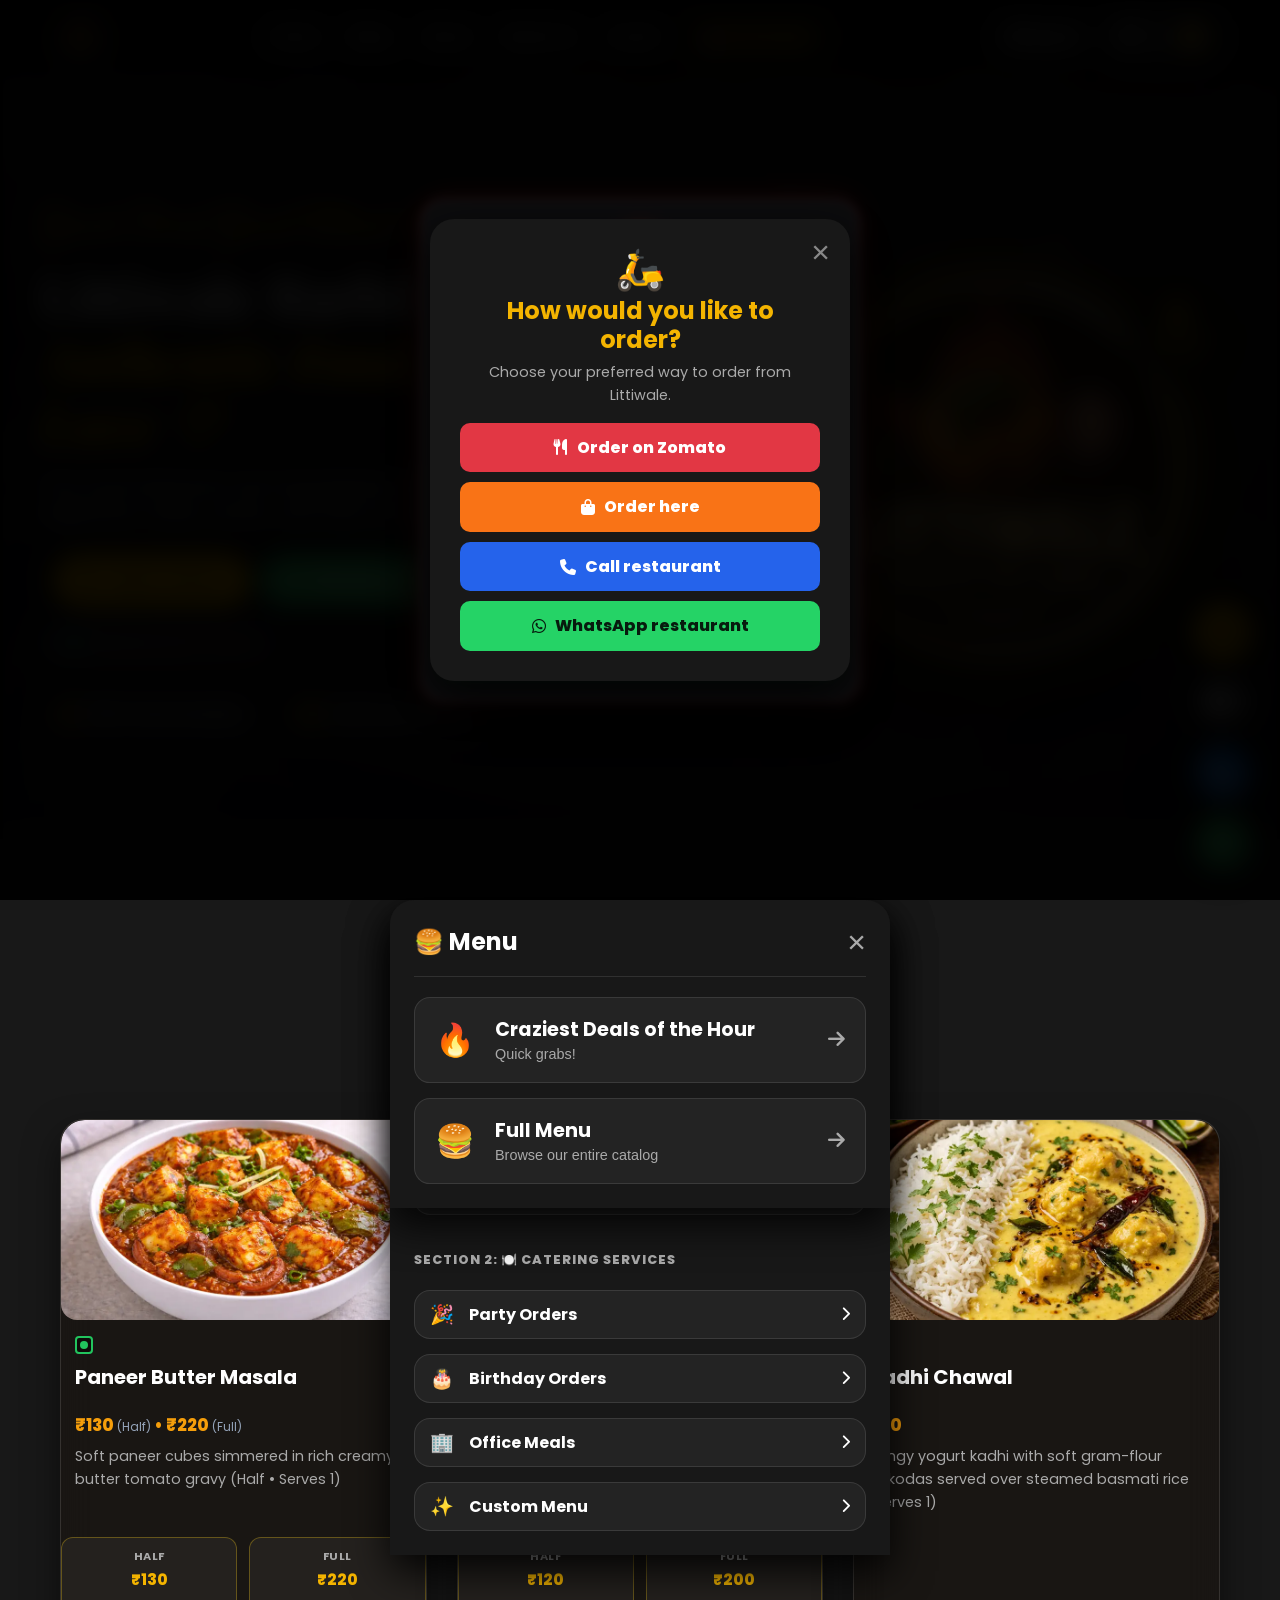
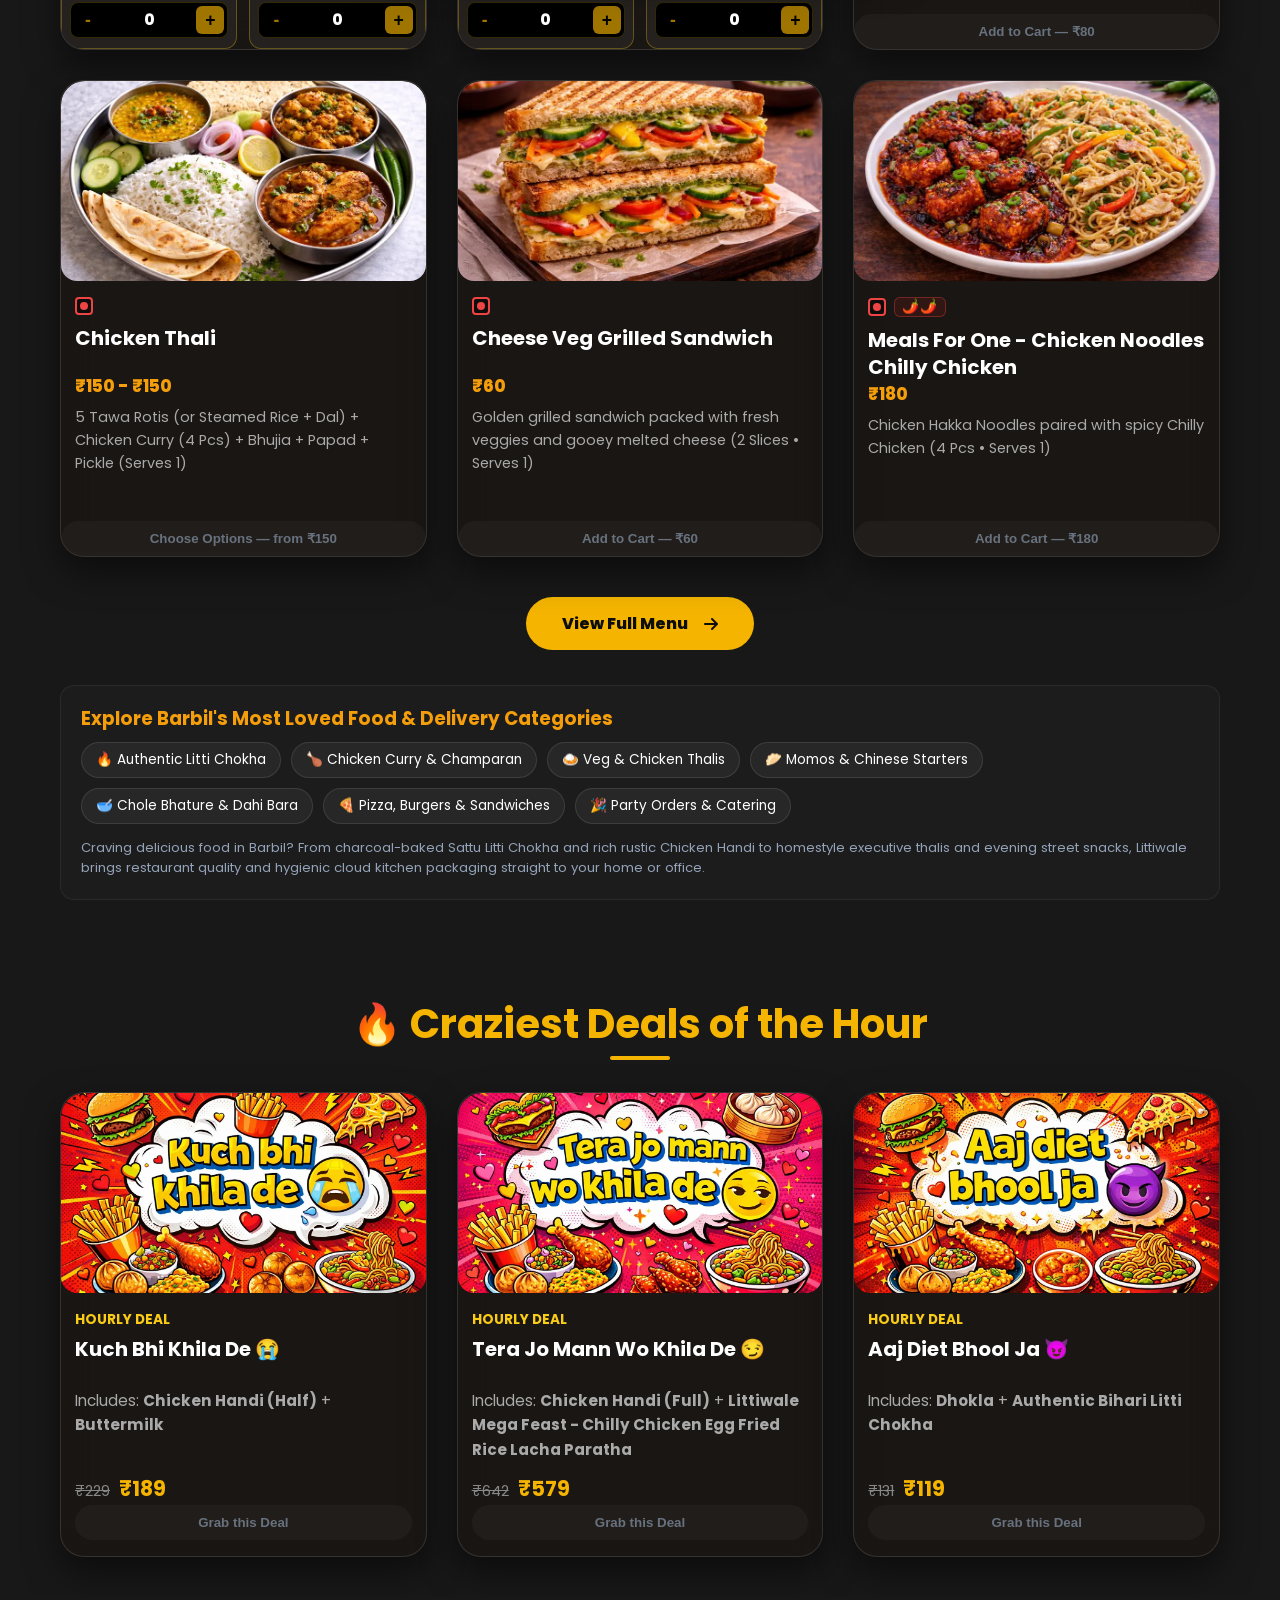
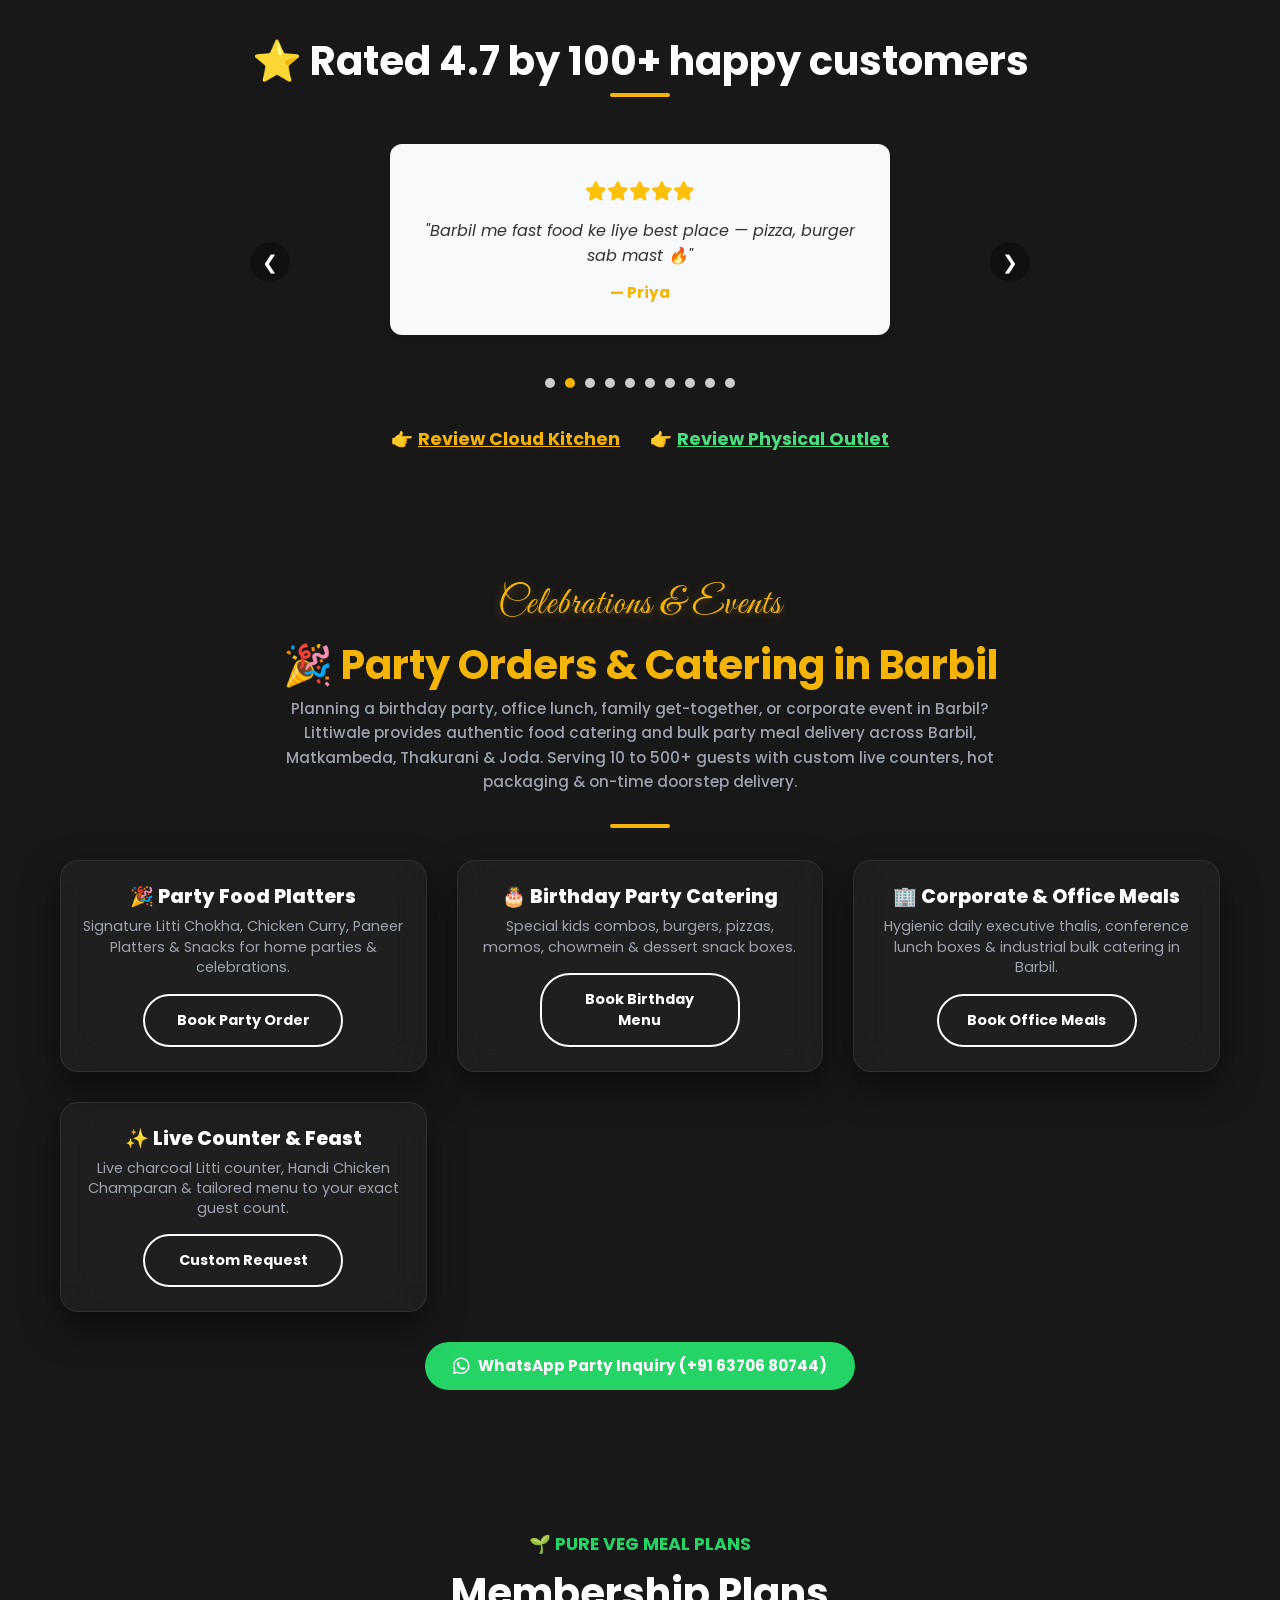
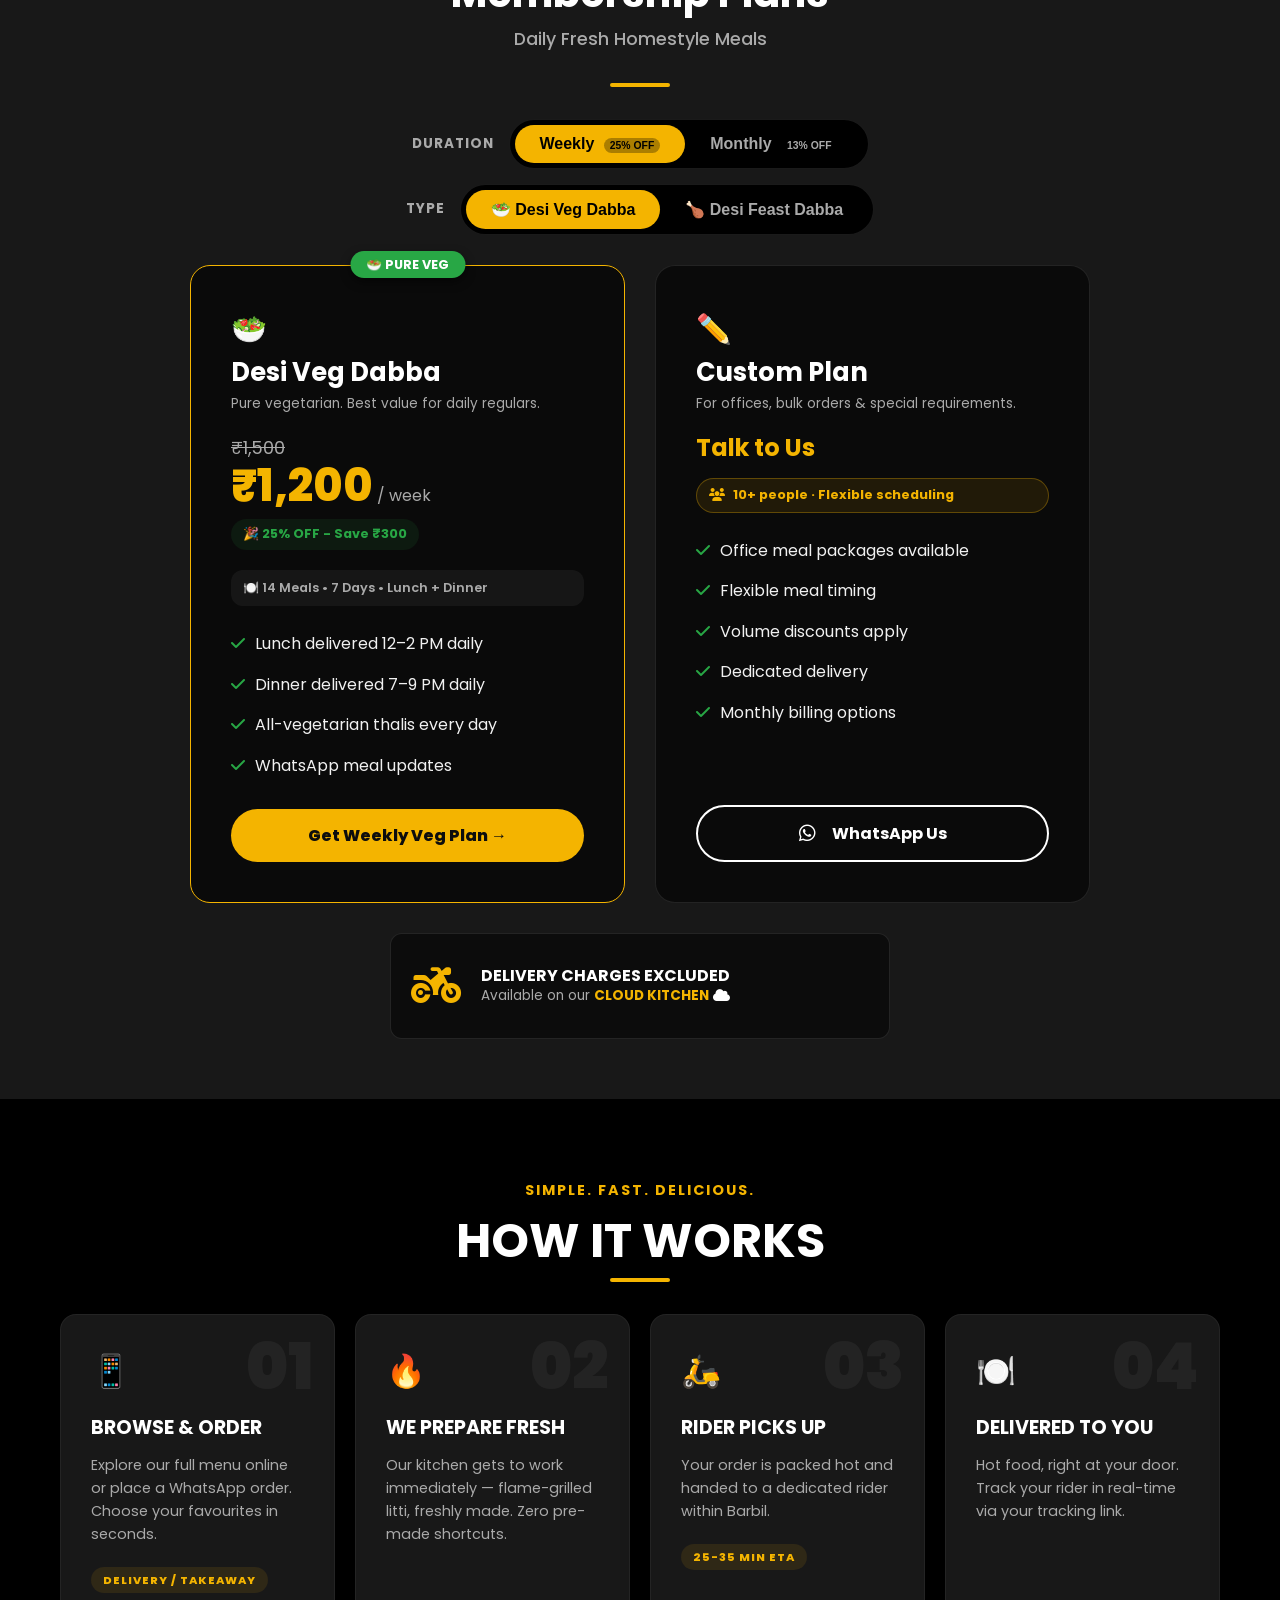
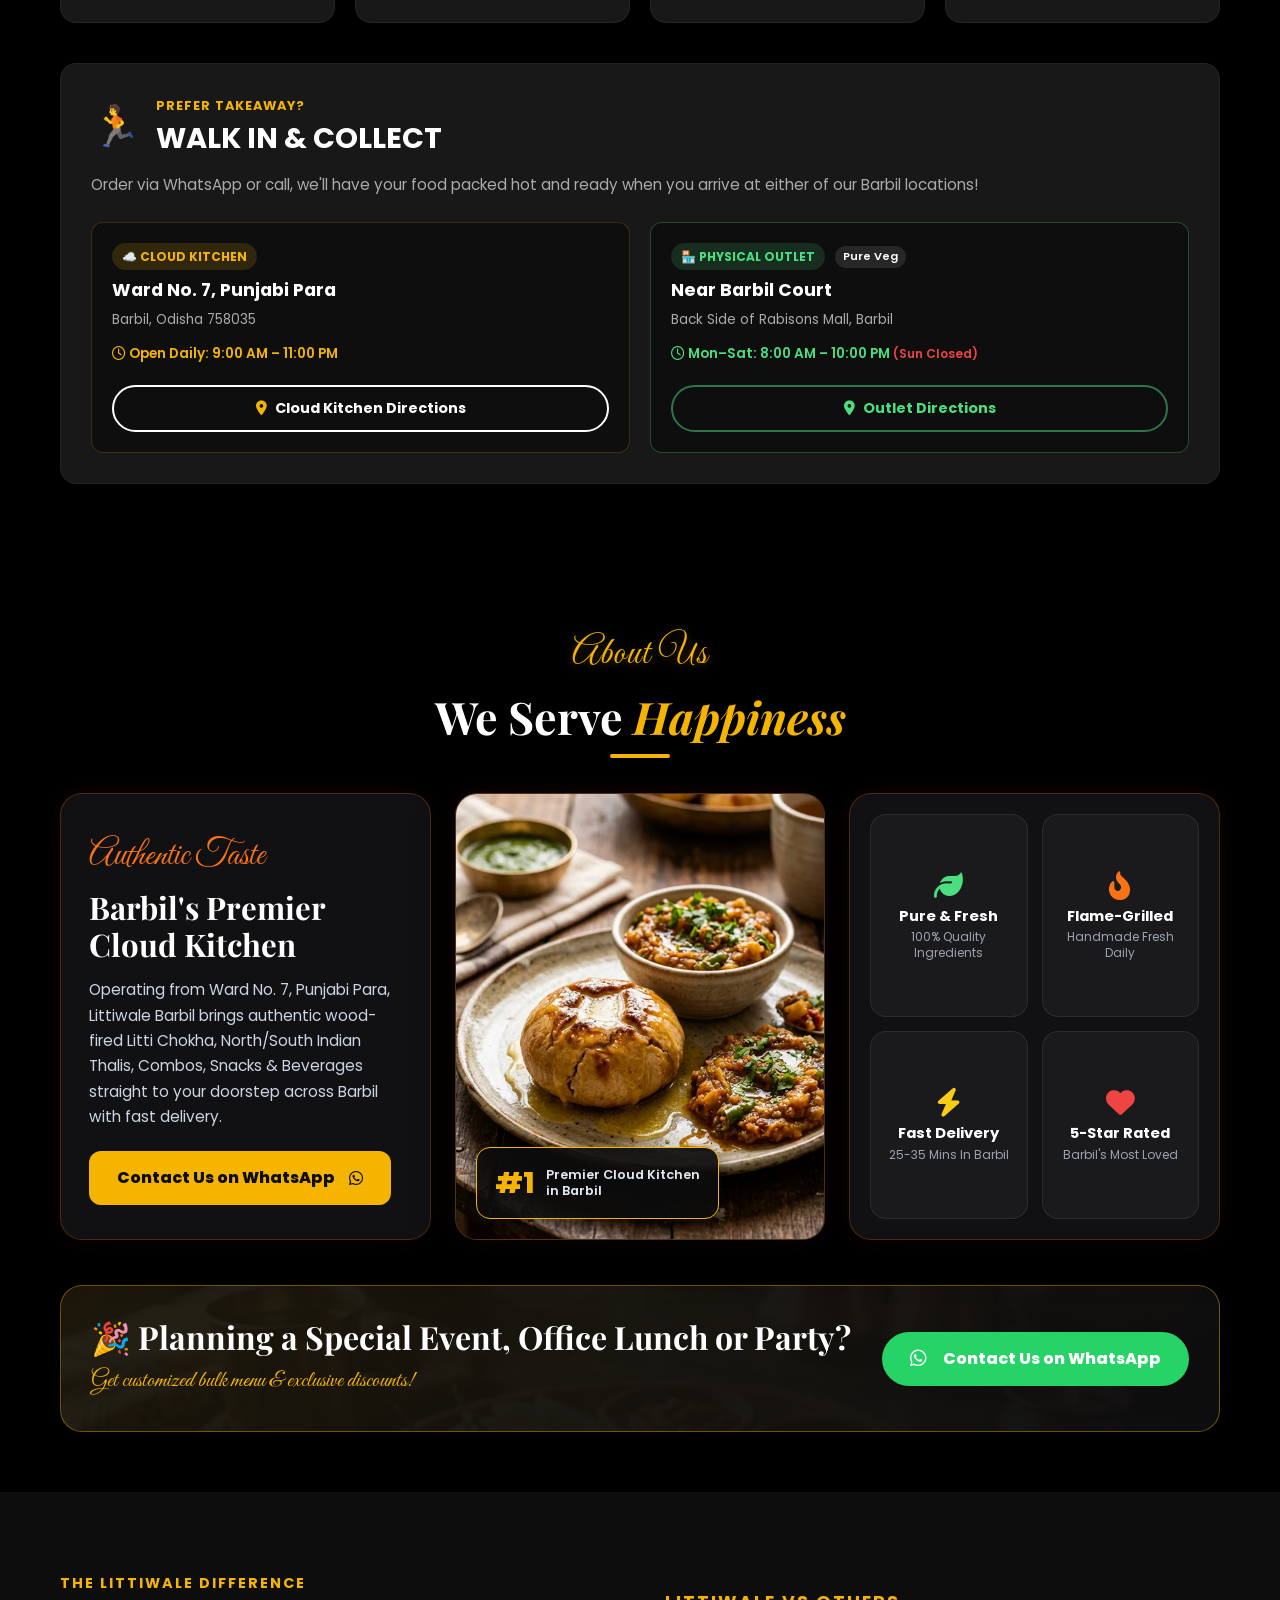
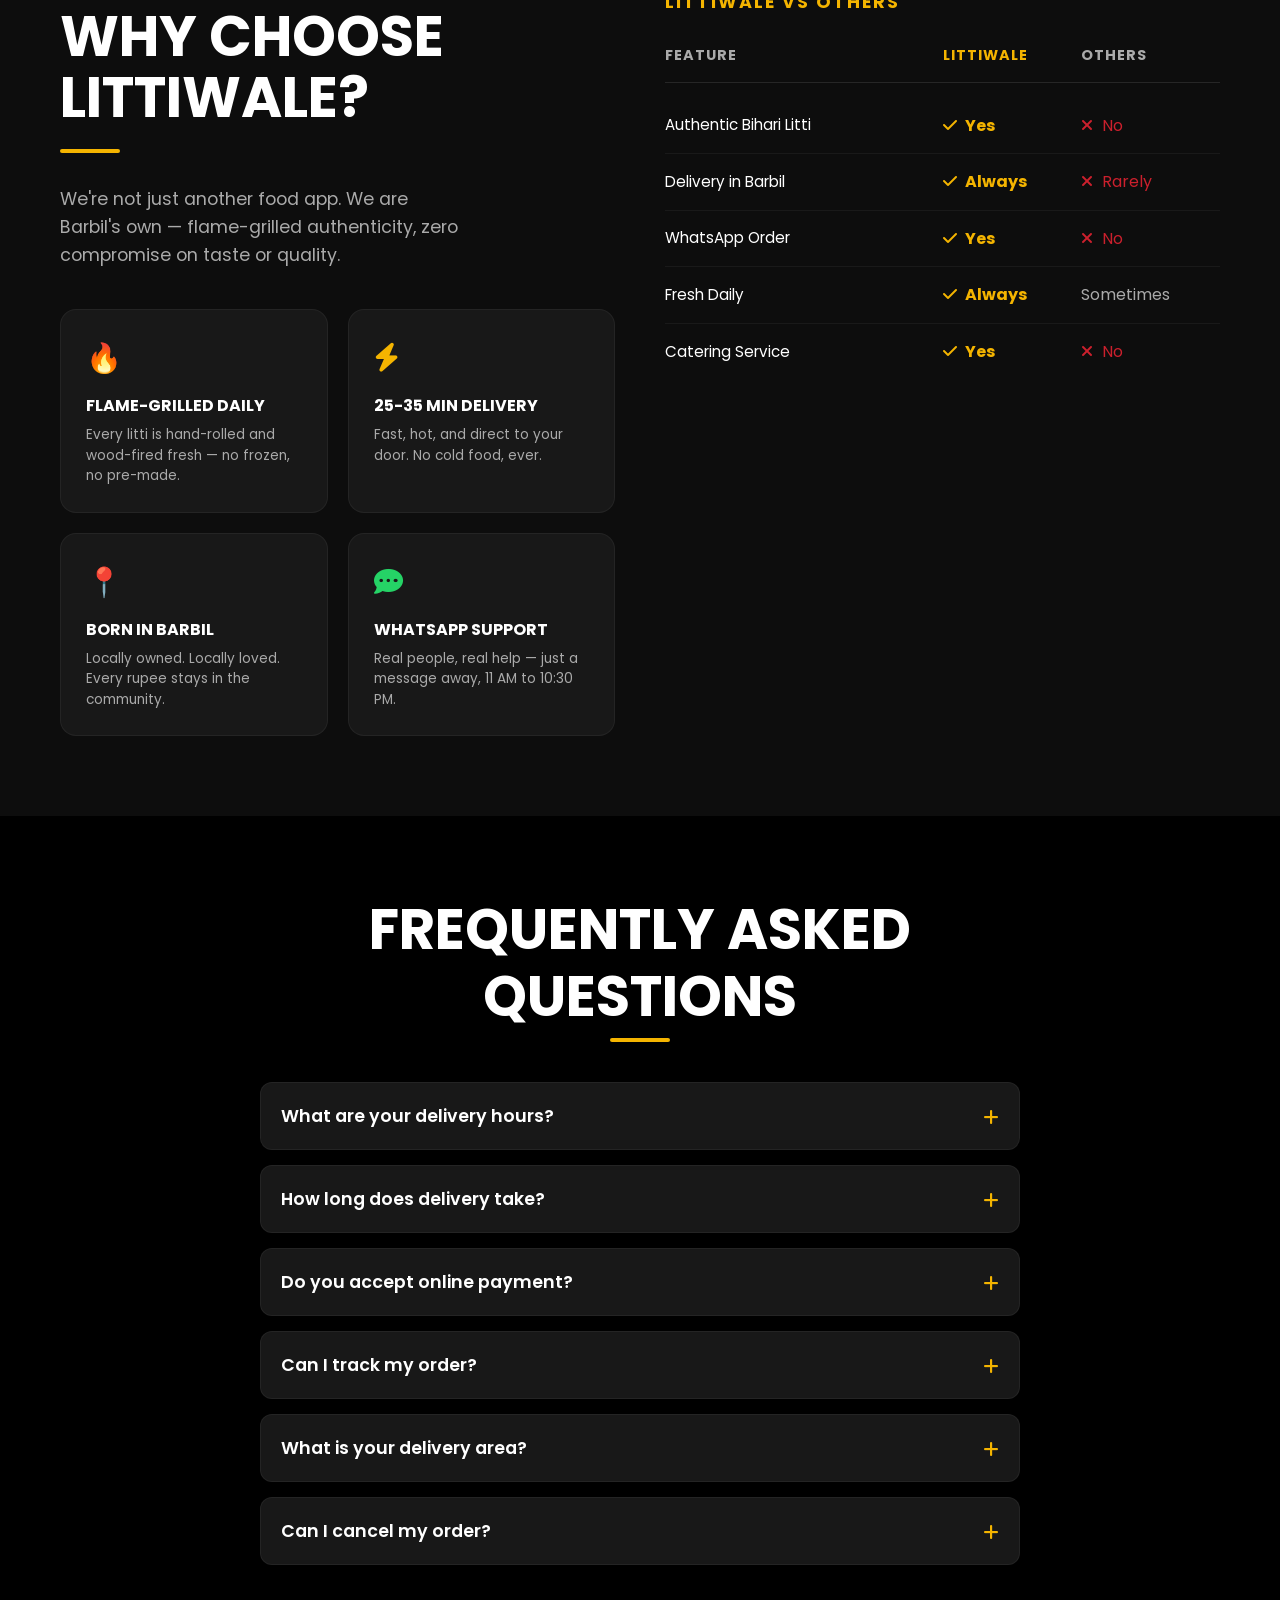
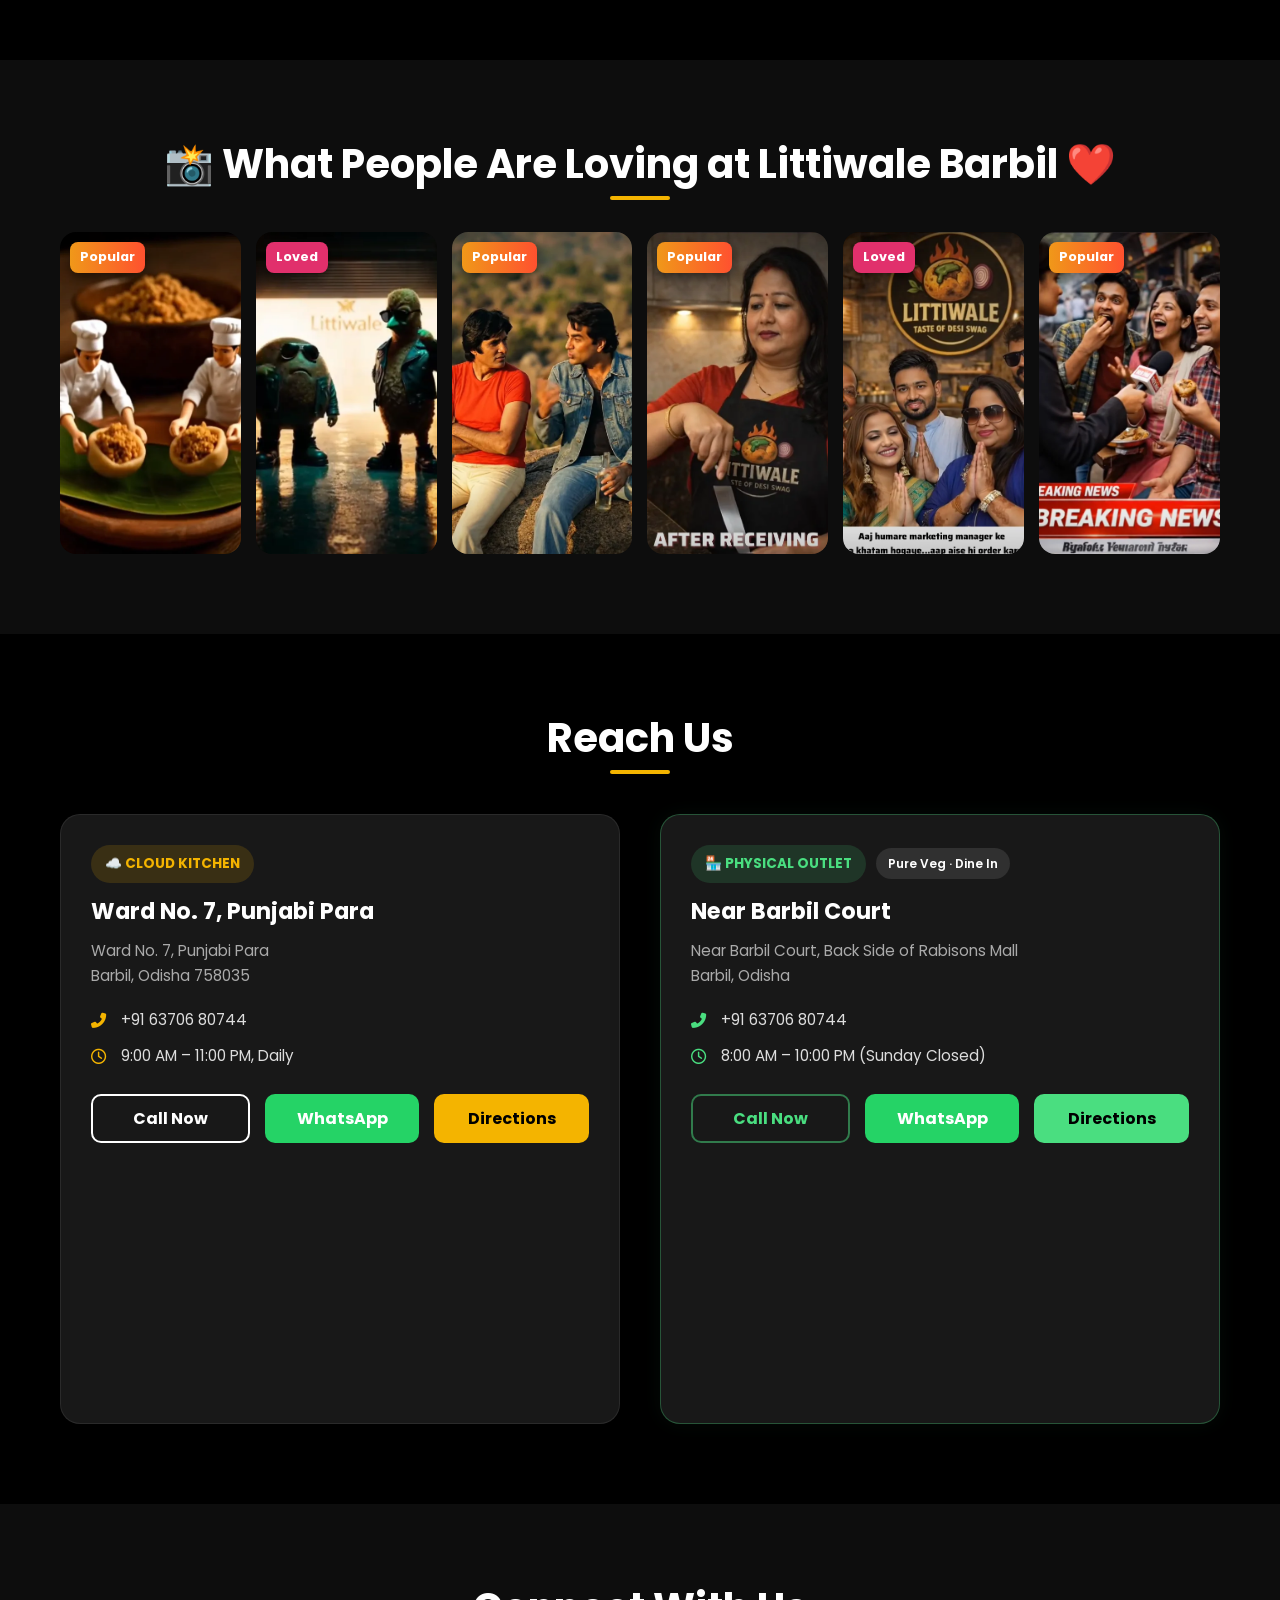
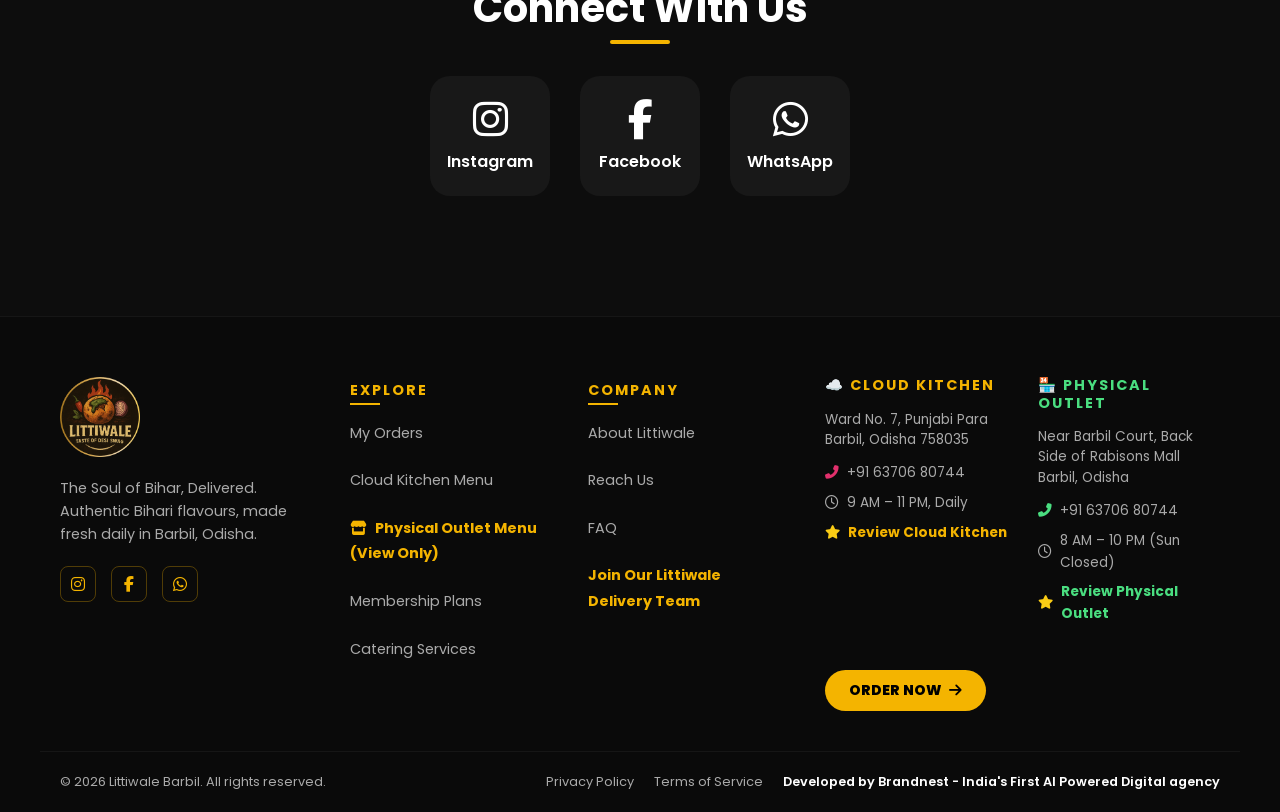
<file: index.html>
<!DOCTYPE html>
<html lang="en">

<head>
    <meta charset="UTF-8">
    <meta name="viewport" content="width=device-width, initial-scale=1.0">

    <!-- ✅ SEO TITLE -->
    <title>Littiwale Barbil | Best Restaurant, Food Delivery & Catering</title>

    <!-- ✅ SEO DESCRIPTION -->
    <meta name="description"
        content="Best food in Barbil! Order online from Littiwale: Authentic Litti Chokha, Chicken Curry, Paneer, Thalis, Chole Bhature, Momos, Pizza, Burgers & Snacks. Fast delivery & party catering in Barbil.">

    <!-- ✅ SEO KEYWORDS -->
    <meta name="keywords"
        content="littiwale barbil, best restaurant in barbil, best food in barbil, chicken curry near me, restaurant near me, snacks near me, party orders in barbil, catering barbil, litti chokha barbil, veg thali barbil, chicken thali barbil, food delivery barbil, chole bhature barbil, dahi bara barbil, momos barbil, pizza burger barbil">

    <!-- ✅ AUTHOR -->
    <meta name="author" content="Littiwale Barbil">

    <!-- ✅ CANONICAL & GEO TAGS -->
    <link rel="canonical" href="https://littiwale.co.in/">
    <meta name="geo.region" content="IN-OR">
    <meta name="geo.placename" content="Barbil">
    <meta name="geo.position" content="22.1152751;85.3871145">
    <meta name="ICBM" content="22.1152751, 85.3871145">

    <!-- ✅ SOCIAL & OPEN GRAPH (WhatsApp, Facebook, Twitter Previews) -->
    <meta property="og:title" content="Littiwale Barbil | Best Restaurant, Food Delivery & Catering">
    <meta property="og:site_name" content="Littiwale Barbil">
    <meta property="og:description"
        content="Best food in Barbil! Order online: Litti Chokha, Chicken Curry, Thalis, Chole Bhature, Momos, Pizza, Biryani & Evening Snacks. Fast home delivery & party orders!">
    <meta property="og:type" content="website">
    <meta property="og:url" content="https://littiwale.co.in/">
    <meta property="og:image" content="https://littiwale.co.in/images/logo.png">
    <meta property="og:image:secure_url" content="https://littiwale.co.in/images/logo.png">
    <meta property="og:image:type" content="image/png">
    <meta property="og:image:width" content="512">
    <meta property="og:image:height" content="512">
    <meta property="og:locale" content="en_IN">

    <!-- ✅ TWITTER CARD -->
    <meta name="twitter:card" content="summary_large_image">
    <meta name="twitter:title" content="Littiwale Barbil | Best Restaurant, Food Delivery & Catering">
    <meta name="twitter:description"
        content="Order authentic Litti Chokha, Chicken Curry, Thalis, Momos, Pizza & Biryani online in Barbil. Fast delivery to your doorstep.">
    <meta name="twitter:image" content="https://littiwale.co.in/images/logo.png">

    <!-- ✅ SCHEMA.ORG JSON-LD FOR LOCAL RESTAURANT SEO -->
    <script type="application/ld+json">
    {
      "@context": "https://schema.org",
      "@graph": [
        {
          "@type": "WebSite",
          "@id": "https://littiwale.co.in/#website",
          "url": "https://littiwale.co.in/",
          "name": "Littiwale Barbil",
          "alternateName": ["Littiwale", "Litti Wale Barbil", "Littiwale Restaurant"],
          "description": "Best Restaurant in Barbil offering authentic Litti Chokha, Chicken Curry, Thalis, Pizza, Biryani, Evening Snacks & Party Catering."
        },
        {
          "@type": "BreadcrumbList",
          "@id": "https://littiwale.co.in/#breadcrumbs",
          "itemListElement": [
            {
              "@type": "ListItem",
              "position": 1,
              "name": "Home",
              "item": "https://littiwale.co.in/"
            },
            {
              "@type": "ListItem",
              "position": 2,
              "name": "Full Food Menu",
              "item": "https://littiwale.co.in/menu"
            },
            {
              "@type": "ListItem",
              "position": 3,
              "name": "Party Orders & Catering",
              "item": "https://littiwale.co.in/#catering-section"
            },
            {
              "@type": "ListItem",
              "position": 4,
              "name": "Physical Outlet",
              "item": "https://littiwale.co.in/outlet-menu"
            }
          ]
        },
        {
          "@type": "Restaurant",
          "@id": "https://littiwale.co.in/#cloudkitchen",
          "name": "Littiwale Barbil (Cloud Kitchen)",
          "image": "https://littiwale.co.in/images/logo.png",
          "logo": "https://littiwale.co.in/images/favicon-192x192.png",
          "url": "https://littiwale.co.in/",
          "telephone": "+916370680744",
          "priceRange": "₹50 - ₹500",
          "servesCuisine": ["Bihari", "North Indian", "Non-Vegetarian", "Chicken Dishes", "Mutton", "Pure Veg", "South Indian", "Chinese", "Fast Food", "Pizza", "Biryani", "Street Food", "Snacks & Beverages", "Catering"],
          "address": {
            "@type": "PostalAddress",
            "streetAddress": "Ward No. 7, Punjabi Para",
            "addressLocality": "Barbil",
            "addressRegion": "Odisha",
            "postalCode": "758035",
            "addressCountry": "IN"
          },
          "geo": {
            "@type": "GeoCoordinates",
            "latitude": 22.1152751,
            "longitude": 85.3871145
          },
          "openingHoursSpecification": {
            "@type": "OpeningHoursSpecification",
            "dayOfWeek": ["Monday", "Tuesday", "Wednesday", "Thursday", "Friday", "Saturday", "Sunday"],
            "opens": "09:00",
            "closes": "23:00"
          },
          "menu": "https://littiwale.co.in/menu"
        },
        {
          "@type": "Restaurant",
          "@id": "https://littiwale.co.in/#physicaloutlet",
          "name": "Littiwale Barbil (Physical Outlet)",
          "image": "https://littiwale.co.in/images/logo.png",
          "logo": "https://littiwale.co.in/images/favicon-192x192.png",
          "url": "https://littiwale.co.in/",
          "telephone": "+916370680744",
          "priceRange": "₹50 - ₹300",
          "servesCuisine": ["Pure Veg", "South Indian", "Snacks & Beverages", "North Indian", "Fast Food"],
          "address": {
            "@type": "PostalAddress",
            "streetAddress": "Near Barbil Court, Back Side of Rabisons Mall",
            "addressLocality": "Barbil",
            "addressRegion": "Odisha",
            "addressCountry": "IN"
          },
          "geo": {
            "@type": "GeoCoordinates",
            "latitude": 22.099435,
            "longitude": 85.386035
          },
          "openingHoursSpecification": {
            "@type": "OpeningHoursSpecification",
            "dayOfWeek": ["Monday", "Tuesday", "Wednesday", "Thursday", "Friday", "Saturday"],
            "opens": "08:00",
            "closes": "22:00"
          },
          "menu": "https://littiwale.co.in/menu"
        }
      ]
    }
    </script>

    <!-- ✅ FAVICON & PWA APP SUPPORT -->
    <meta name="theme-color" content="#f97316">
    <meta name="mobile-web-app-capable" content="yes">
    <meta name="apple-mobile-web-app-capable" content="yes">
    <meta name="apple-mobile-web-app-status-bar-style" content="black-translucent">
    <meta name="apple-mobile-web-app-title" content="Littiwale">
    <link rel="icon" type="image/x-icon" href="/favicon.ico">
    <link rel="icon" type="image/png" sizes="48x48" href="/images/favicon-48x48.png">
    <link rel="icon" type="image/png" sizes="96x96" href="/images/favicon-96x96.png">
    <link rel="icon" type="image/png" sizes="192x192" href="/images/favicon-192x192.png">
    <link rel="apple-touch-icon" sizes="180x180" href="/images/apple-touch-icon.png">
    <link rel="manifest" href="/manifest.json">

    <link rel="stylesheet" href="css/style.css?v=20261119-universal-variants">
    <link rel="stylesheet" href="css/animations.css">

    <link href="https://fonts.googleapis.com/css2?family=Poppins:wght@400;500;600;700;800&display=swap"
        rel="stylesheet">

    <link rel="stylesheet" href="https://cdnjs.cloudflare.com/ajax/libs/font-awesome/6.4.0/css/all.min.css">
</head>


<body>


    <!-- NAVBAR -->

    <nav class="navbar">
        <div class="nav-container">
            <button class="mobile-toggle hamburger">
                <i class="fas fa-bars"></i>
            </button>

            <a href="/" class="logo-link">
                <img src="images/logo.png" class="nav-logo" alt="Litti Wale">
            </a>

            <ul class="nav-links">
                <li><a href="/#home">Home</a></li>
                <li><a href="/menu">Menu</a></li>
                <li><a href="/#about">About</a></li>
                <li><a href="/#reach">Reach Us</a></li>
                <li><a href="/#connect">Social</a></li>
                <li><a href="javascript:void(0)" class="nav-get-deals-btn">🔥 Get Deals</a></li>
            </ul>

            <div style="display:flex; align-items:center; gap:8px;">
                <a href="/login.html" id="nav-auth-btn" class="nav-my-orders-btn" title="Sign In / My Orders"
                    style="text-decoration:none; display:inline-flex; align-items:center; gap:6px;">
                    <i class="fas fa-user-circle"></i>
                    <span id="nav-auth-text">Sign In</span>
                </a>

                <a href="javascript:void(0)" class="cart-link nav-cart-btn">
                    <i class="fas fa-shopping-cart"></i>
                    Cart
                    <span id="cart-count" class="cart-badge">0</span>
                </a>
            </div>
        </div>
    </nav>



    <!-- ANNOUNCEMENT -->
    <section id="announcement" style="display:none; padding: 40px 0 20px;">
        <div class="container">
            <div class="section-header text-center" style="margin-bottom: 20px;">
                <div class="cursive-tagline">Special Updates</div>
                <h2 class="luxury-heading" style="font-size: 2.5rem; margin-bottom: 10px;">New <span>Announcement</span>
                </h2>
                <div class="divider"></div>
            </div>
            <div class="announcement-container"
                style="max-width: 850px; margin: 0 auto; padding: 0 10px; overflow: hidden; position: relative; touch-action: pan-y;">
                <div id="announcement-carousel" style="display:flex; transition: transform 0.5s ease; width: 100%;">
                    <!-- Images injected here -->
                </div>
                <div id="announcement-dots" style="text-align:center; margin-top:15px;">
                    <!-- Dots injected here -->
                </div>
            </div>
        </div>
    </section>



    <!-- HERO -->
    <header id="home" class="hero">
        <div class="container hero-luxury-wrapper">
            <div class="hero-text-content">
                <div class="cursive-tagline">Good Food, Good Mood ♡</div>
                <h1 class="hero-title luxury-heading">
                    Littiwale Barbil <br><span>Authentic Food, Made with Love ♡</span>
                </h1>

                <p class="hero-subtitle"
                    style="font-size: 1.12rem; color: #e2e8f0; margin-bottom: 24px; max-width: 580px;">
                    Your local restaurant and cloud kitchen in Barbil for Litti Chokha, vegetarian meals, snacks, and
                    fresh food delivery.
                </p>

                <!-- 3 Action Buttons in 1 Line -->
                <div class="hero-buttons"
                    style="display:flex; align-items:center; gap:10px; flex-wrap:wrap; margin-bottom:14px;">
                    <a href="/menu#menu-section" class="btn btn-primary"
                        style="padding: 13px 26px; font-size: 0.98rem; border-radius: 30px; font-weight: 800; text-decoration:none;">
                        <i class="fas fa-shopping-bag" style="margin-right: 6px;"></i> Explore Menu
                    </a>

                    <a href="https://wa.me/916370680744" target="_blank" class="btn btn-whatsapp"
                        style="padding: 13px 24px; border-radius: 30px; font-size: 0.98rem; text-decoration:none;">
                        <i class="fab fa-whatsapp" style="font-size: 1.15rem; margin-right: 5px;"></i> WhatsApp Order
                    </a>

                    <a href="https://zomato.onelink.me/xqzv/pehoc5j0" target="_blank"
                        class="btn btn-outline hero-btn-zomato"
                        style="padding: 13px 24px; border-radius: 30px; text-decoration:none; display:inline-flex; align-items:center; gap:6px; font-size: 0.98rem;">
                        <i class="fas fa-utensils"></i> Zomato Partner
                    </a>
                </div>

                <!-- Download App for Android Button -->
                <div style="margin-bottom: 26px;">
                    <button type="button" id="pwa-hero-install-btn" class="btn-download-app-android"
                        style="display:inline-flex; align-items:center; gap:8px; background:linear-gradient(135deg, rgba(30,41,59,0.9), rgba(15,23,42,0.9)); border:1.5px solid rgba(249,115,22,0.5); color:#f97316; font-weight:800; font-size:13px; padding:10px 22px; border-radius:30px; cursor:pointer; box-shadow: 0 4px 16px rgba(249,115,22,0.15); transition:all 0.25s ease;"
                        title="Install Littiwale App on Android">
                        <i class="fab fa-android" style="font-size:1.15rem; color:#22c55e;"></i>
                        <span>Download App for Android</span>
                    </button>
                </div>

                <!-- Trust Badges Bar -->
                <div class="trust-badges-bar">
                    <div class="trust-badge-item">
                        <i class="fas fa-leaf"></i>
                        <span>100% Fresh & Healthy</span>
                    </div>
                    <div class="trust-badge-item">
                        <i class="fas fa-motorcycle"></i>
                        <span>Fast Cloud Delivery</span>
                    </div>
                </div>
            </div>

            <!-- Hero Food Graphic Showcase (Circular Logo Asset) -->
            <div class="hero-food-presentation">
                <img src="images/logo.png" alt="Littiwale - Taste of Desi Swag" class="hero-food-plate">
                <div class="floating-food-badge">
                    <i class="fas fa-crown"></i>
                    <span>#1 Food</span>
                    <span style="font-size: 0.6rem; opacity: 0.85;">in Barbil</span>
                </div>
            </div>
        </div>
    </header>

    <!-- MENU (HOME BESTSELLERS - PULLED UP DIRECTLY AFTER HERO FOR MAX CONVERSION) -->
    <section id="best-seller" class="menu-section" style="padding: 60px 0;">
        <div class="container">
            <div class="section-header text-center">
                <div class="cursive-tagline">Our Menu</div>
                <h2 class="luxury-heading" style="font-size: 2.8rem; margin-bottom: 6px;">Popular <span>Dishes</span>
                </h2>
                <p class="section-subtitle" style="color: #9ca3af;">Top customer favorites & best sellers</p>
            </div>

            <div class="divider"></div>

            <div id="best-seller-items" class="menu-grid">
                <div class="food-loader-wrapper">
                    <div class="food-icons-orbit">
                        <div class="food-center-glow">🔥</div>
                        <div class="food-icon-item item-1">🍛</div>
                        <div class="food-icon-item item-2">🍕</div>
                        <div class="food-icon-item item-3">🍔</div>
                        <div class="food-icon-item item-4">🧋</div>
                    </div>
                    <div class="loader-text-glow">Cooking Up Fresh Flavors...</div>
                    <div class="skeleton-cards-container">
                        <div class="skeleton-card">
                            <div class="skeleton-img"></div>
                            <div class="skeleton-line title"></div>
                            <div class="skeleton-line price"></div>
                            <div class="skeleton-btn"></div>
                        </div>
                        <div class="skeleton-card">
                            <div class="skeleton-img"></div>
                            <div class="skeleton-line title"></div>
                            <div class="skeleton-line price"></div>
                            <div class="skeleton-btn"></div>
                        </div>
                        <div class="skeleton-card">
                            <div class="skeleton-img"></div>
                            <div class="skeleton-line title"></div>
                            <div class="skeleton-line price"></div>
                            <div class="skeleton-btn"></div>
                        </div>
                        <div class="skeleton-card">
                            <div class="skeleton-img"></div>
                            <div class="skeleton-line title"></div>
                            <div class="skeleton-line price"></div>
                            <div class="skeleton-btn"></div>
                        </div>
                    </div>
                </div>
            </div>

            <div class="view-full-menu" style="text-align:center; margin-top: 40px;">
                <button class="btn btn-primary" onclick="window.location.href='/menu'"
                    style="padding: 14px 36px; border-radius: 30px; font-weight: 800; font-size: 1rem;">
                    View Full Menu <i class="fas fa-arrow-right" style="margin-left: 8px;"></i>
                </button>
            </div>

            <!-- CRAWLABLE POPULAR FOOD DIRECTORY (Instant SEO Index for Barbil Food Searches) -->
            <div class="home-seo-food-index"
                style="margin-top: 35px; padding: 22px 20px; background: rgba(255,255,255,0.02); border: 1px solid rgba(255,255,255,0.06); border-radius: 14px;"
                itemscope itemtype="https://schema.org/Menu">
                <h3 style="color: #f59e0b; font-size: 1.15rem; margin-bottom: 12px; font-weight: 700;">Explore Barbil's
                    Most Loved Food & Delivery Categories</h3>
                <div style="display: flex; flex-wrap: wrap; gap: 10px; margin-bottom: 14px;">
                    <a href="/menu"
                        style="padding: 6px 14px; background: rgba(255,255,255,0.05); border: 1px solid rgba(255,255,255,0.1); border-radius: 20px; color: #fff; font-size: 0.85rem; text-decoration: none;">🔥
                        Authentic Litti Chokha</a>
                    <a href="/menu"
                        style="padding: 6px 14px; background: rgba(255,255,255,0.05); border: 1px solid rgba(255,255,255,0.1); border-radius: 20px; color: #fff; font-size: 0.85rem; text-decoration: none;">🍗
                        Chicken Curry & Champaran</a>
                    <a href="/menu"
                        style="padding: 6px 14px; background: rgba(255,255,255,0.05); border: 1px solid rgba(255,255,255,0.1); border-radius: 20px; color: #fff; font-size: 0.85rem; text-decoration: none;">🍛
                        Veg & Chicken Thalis</a>
                    <a href="/menu"
                        style="padding: 6px 14px; background: rgba(255,255,255,0.05); border: 1px solid rgba(255,255,255,0.1); border-radius: 20px; color: #fff; font-size: 0.85rem; text-decoration: none;">🥟
                        Momos & Chinese Starters</a>
                    <a href="/menu"
                        style="padding: 6px 14px; background: rgba(255,255,255,0.05); border: 1px solid rgba(255,255,255,0.1); border-radius: 20px; color: #fff; font-size: 0.85rem; text-decoration: none;">🥣
                        Chole Bhature & Dahi Bara</a>
                    <a href="/menu"
                        style="padding: 6px 14px; background: rgba(255,255,255,0.05); border: 1px solid rgba(255,255,255,0.1); border-radius: 20px; color: #fff; font-size: 0.85rem; text-decoration: none;">🍕
                        Pizza, Burgers & Sandwiches</a>
                    <a href="/#catering-section"
                        style="padding: 6px 14px; background: rgba(255,255,255,0.05); border: 1px solid rgba(255,255,255,0.1); border-radius: 20px; color: #fff; font-size: 0.85rem; text-decoration: none;">🎉
                        Party Orders & Catering</a>
                </div>
                <p style="color: #94a3b8; font-size: 0.82rem; margin: 0; line-height: 1.5;">
                    Craving delicious food in Barbil? From charcoal-baked Sattu Litti Chokha and rich rustic Chicken
                    Handi to homestyle executive thalis and evening street snacks, Littiwale brings restaurant quality
                    and hygienic cloud kitchen packaging straight to your home or office.
                </p>
            </div>
        </div>
    </section>

    <!-- CRAZIEST DEALS OF THE HOUR -->
    <section id="craziest-deals-section" class="menu-section" style="display:none; padding:40px 0;">
        <div class="container">
            <h2 class="section-title text-center" style="color:var(--primary-color);">🔥 Craziest Deals of the Hour</h2>
            <div class="divider"></div>
            <div class="menu-grid" id="deals-grid">
                <!-- Smart deals injected here via JS -->
            </div>
        </div>
    </section>





    <!-- ABOUT WAS HERE (MOVED ABOVE) -->



    <!-- REVIEWS SECTION -->
    <section id="reviews-section" class="reviews-section bg-light"
        style="padding: 40px 0; overflow: hidden; position: relative;">
        <div class="container text-center">
            <h2 class="section-title">⭐ Rated 4.7 by 100+ happy customers</h2>
            <div class="divider"></div>

            <div style="max-width: 800px; margin: 0 auto; overflow: hidden; touch-action: pan-y;">
                <div id="reviews-carousel" style="display:flex; transition: transform 0.5s ease; width: 100%;">
                    <!-- Reviews injected here -->
                </div>
                <div id="reviews-dots" style="text-align:center; margin-top:20px;">
                    <!-- Dots injected here -->
                </div>
            </div>

            <div style="margin-top: 30px; display:flex; justify-content:center; gap:30px; flex-wrap:wrap;">
                <p style="font-size: 1.1rem; margin:0;">👉 <a href="https://g.page/r/CYlrxD6jO24cEAE/review"
                        target="_blank"
                        style="color:var(--primary-color); font-weight:bold; text-decoration:underline;">Review Cloud
                        Kitchen</a></p>
                <p style="font-size: 1.1rem; margin:0;">👉 <a href="https://g.page/r/CWt0NauZrydZEAE/review"
                        target="_blank" style="color:#4ade80; font-weight:bold; text-decoration:underline;">Review
                        Physical Outlet</a></p>
            </div>
        </div>
    </section>

    <!-- MENU (HOME BESTSELLERS) -->

    <!-- CATERING & MEAL SERVICES SECTION -->
    <section id="catering-section" class="menu-section" itemscope itemtype="https://schema.org/CateringService">
        <div class="container">
            <div class="section-header text-center">
                <div class="cursive-tagline" style="color:var(--primary-color);">Celebrations & Events</div>
                <h2 class="section-title text-center" itemprop="name"
                    style="color:var(--primary-color); margin-bottom: 8px;">🎉 Party Orders & Catering in Barbil</h2>
                <p class="section-subtitle" itemprop="description"
                    style="max-width: 760px; margin: 0 auto 20px; color: #9ca3af; font-size: 0.95rem; line-height: 1.6;">
                    Planning a birthday party, office lunch, family get-together, or corporate event in Barbil?
                    Littiwale provides authentic food catering and bulk party meal delivery across Barbil, Matkambeda,
                    Thakurani & Joda. Serving 10 to 500+ guests with custom live counters, hot packaging & on-time
                    doorstep delivery.
                </p>
            </div>
            <div class="divider"></div>

            <div class="menu-grid">
                <!-- Card 1 -->
                <div class="menu-card catering-card" onclick="openServicePopup('🎉 Party Orders')">
                    <div class="menu-details text-center" style="padding: 24px 20px;">
                        <h3 class="menu-title" style="margin-bottom:10px;">🎉 Party Food Platters</h3>
                        <p class="menu-desc" style="margin-bottom:15px; font-size: 0.9rem;">Signature Litti Chokha,
                            Chicken Curry, Paneer Platters & Snacks for home parties & celebrations.</p>
                        <button class="btn btn-outline" style="width:100%; font-size:0.9rem;">Book Party Order</button>
                    </div>
                </div>

                <!-- Card 2 -->
                <div class="menu-card catering-card" onclick="openServicePopup('🎂 Birthday Orders')">
                    <div class="menu-details text-center" style="padding: 24px 20px;">
                        <h3 class="menu-title" style="margin-bottom:10px;">🎂 Birthday Party Catering</h3>
                        <p class="menu-desc" style="margin-bottom:15px; font-size: 0.9rem;">Special kids combos,
                            burgers, pizzas, momos, chowmein & dessert snack boxes.</p>
                        <button class="btn btn-outline" style="width:100%; font-size:0.9rem;">Book Birthday
                            Menu</button>
                    </div>
                </div>

                <!-- Card 3 -->
                <div class="menu-card catering-card" onclick="openServicePopup('🏢 Office Meals')">
                    <div class="menu-details text-center" style="padding: 24px 20px;">
                        <h3 class="menu-title" style="margin-bottom:10px;">🏢 Corporate & Office Meals</h3>
                        <p class="menu-desc" style="margin-bottom:15px; font-size: 0.9rem;">Hygienic daily executive
                            thalis, conference lunch boxes & industrial bulk catering in Barbil.</p>
                        <button class="btn btn-outline" style="width:100%; font-size:0.9rem;">Book Office Meals</button>
                    </div>
                </div>

                <!-- Card 4 -->
                <div class="menu-card catering-card" onclick="openServicePopup('✨ Custom Menu')">
                    <div class="menu-details text-center" style="padding: 24px 20px;">
                        <h3 class="menu-title" style="margin-bottom:10px;">✨ Live Counter & Feast</h3>
                        <p class="menu-desc" style="margin-bottom:15px; font-size: 0.9rem;">Live charcoal Litti counter,
                            Handi Chicken Champaran & tailored menu to your exact guest count.</p>
                        <button class="btn btn-outline" style="width:100%; font-size:0.9rem;">Custom Request</button>
                    </div>
                </div>
            </div>

            <!-- WhatsApp Direct Booking Callout -->
            <div style="text-align:center; margin-top: 30px;">
                <a href="https://wa.me/916370680744?text=Hi%20Littiwale,%20I'd%20like%20to%20inquire%20about%20a%20party%20order%20/%20catering%20in%20Barbil."
                    target="_blank" rel="noopener noreferrer" class="btn btn-whatsapp"
                    style="padding: 12px 28px; border-radius: 25px; font-weight: 700; font-size: 0.95rem; display: inline-flex; align-items: center; gap: 8px;">
                    <i class="fab fa-whatsapp" style="font-size: 1.2rem;"></i> WhatsApp Party Inquiry (+91 63706 80744)
                </a>
            </div>
        </div>
    </section>



    <!-- MEMBERSHIP PLANS -->
    <section id="membership-section" class="menu-section bg-light" style="padding: 60px 0;">
        <div class="container">
            <div class="section-header text-center">
                <p class="section-subtitle" style="color:var(--whatsapp-color); font-weight:700;">🌱 PURE VEG MEAL PLANS
                </p>
                <h2 class="section-title">Membership Plans</h2>
                <p class="section-subtitle">Daily Fresh Homestyle Meals</p>
            </div>
            <div class="divider"></div>

            <div class="plan-toggle-wrapper text-center"
                style="margin-bottom: 30px; display:flex; flex-direction:column; align-items:center; gap:15px;">
                <div style="display:flex; align-items:center; gap:15px;">
                    <span
                        style="color:var(--text-secondary); font-size:0.85rem; font-weight:700; letter-spacing:1px; text-transform:uppercase;">DURATION</span>
                    <div class="plan-toggle">
                        <button class="toggle-btn active" id="btn-weekly" onclick="toggleDuration('weekly')">Weekly
                            <span
                                style="font-size:0.65rem; background:rgba(0,0,0,0.3); padding:2px 6px; border-radius:10px; margin-left:5px;">25%
                                OFF</span></button>
                        <button class="toggle-btn" id="btn-monthly" onclick="toggleDuration('monthly')">Monthly <span
                                style="font-size:0.65rem; background:rgba(0,0,0,0.3); padding:2px 6px; border-radius:10px; margin-left:5px;">13%
                                OFF</span></button>
                    </div>
                </div>

                <div style="display:flex; align-items:center; gap:15px;">
                    <span
                        style="color:var(--text-secondary); font-size:0.85rem; font-weight:700; letter-spacing:1px; text-transform:uppercase;">TYPE</span>
                    <div class="plan-toggle">
                        <button class="toggle-btn active" id="btn-veg" onclick="toggleType('veg')">🥗 Desi Veg
                            Dabba</button>
                        <button class="toggle-btn" id="btn-nonveg" onclick="toggleType('nonveg')">🍗 Desi Feast
                            Dabba</button>
                    </div>
                </div>
            </div>

            <div class="plans-container"
                style="display:flex; justify-content:center; gap:30px; flex-wrap:wrap; max-width:900px; margin:0 auto;">

                <!-- MAIN PLAN CARD -->
                <div class="plan-card"
                    style="flex:1; min-width:320px; border-color:var(--primary-color); display:flex; flex-direction:column;">
                    <div class="plan-badge" id="plan-type-badge"
                        style="background:#28a745; color:white; padding:6px 16px; border-radius:20px; font-size:0.8rem; font-weight:700; margin-bottom:10px; position:absolute; top:-15px; left:50%; transform:translateX(-50%); width:max-content; border:none; display:flex; align-items:center; justify-content:center; height:auto; z-index:2; box-shadow:0 4px 10px rgba(0,0,0,0.5);">
                        🥗 PURE VEG</div>

                    <div style="text-align:left;">
                        <div style="font-size:1.8rem; margin-bottom:5px;" id="plan-icon">🥗</div>
                        <h3 class="plan-title" id="plan-title"
                            style="font-size:1.6rem; font-family:var(--font-heading); margin-bottom:5px;">Desi Veg Dabba
                        </h3>
                        <p style="color:var(--text-secondary); font-size:0.85rem; margin-bottom:20px;"
                            id="plan-subtitle">Pure vegetarian. Best value for daily regulars.</p>

                        <div class="plan-pricing" style="margin-bottom:10px;">
                            <span
                                style="text-decoration:line-through; color:var(--text-secondary); font-size:1.1rem; display:block; margin-bottom:2px;"
                                id="plan-old-price">₹1,500</span>
                            <span style="color:var(--primary-color); font-size:2.8rem; font-weight:800; line-height:1;"
                                id="plan-new-price">₹1,200</span>
                            <span style="color:var(--text-secondary); font-size:1rem;" id="plan-duration-text">/
                                week</span>
                        </div>

                        <div class="plan-discount" id="plan-discount"
                            style="color:#28a745; font-size:0.8rem; font-weight:700; margin-bottom:20px; background:rgba(40, 167, 69, 0.1); display:inline-block; padding:5px 12px; border-radius:20px;">
                            🎉 25% OFF - Save ₹300
                        </div>

                        <div class="plan-stats" id="plan-stats"
                            style="display:flex; justify-content:flex-start; gap:10px; background:rgba(255,255,255,0.05); padding:8px 12px; border-radius:12px; margin-bottom:25px; font-size:0.8rem; color:var(--text-secondary); font-weight:600;">
                            <span>🍽️ 14 Meals</span> • <span>7 Days</span> • <span>Lunch + Dinner</span>
                        </div>

                        <ul class="plan-features" id="plan-features" style="text-align:left; margin-bottom:30px;">
                            <li><i class="fas fa-check" style="color:#28a745; margin-right:10px;"></i> Lunch delivered
                                12–2 PM daily</li>
                            <li><i class="fas fa-check" style="color:#28a745; margin-right:10px;"></i> Dinner delivered
                                7–9 PM daily</li>
                            <li><i class="fas fa-check" style="color:#28a745; margin-right:10px;"></i> All-vegetarian
                                thalis every day</li>
                            <li><i class="fas fa-check" style="color:#28a745; margin-right:10px;"></i> WhatsApp meal
                                updates</li>
                        </ul>
                    </div>

                    <a href="#" id="plan-cta" target="_blank" class="btn btn-primary"
                        style="width:100%; border-radius:30px; font-size:1rem; margin-top:auto;">Get Weekly Veg Plan <i
                            class="fas fa-arrow-right"></i></a>
                </div>

                <!-- CUSTOM PLAN CARD -->
                <div class="plan-card"
                    style="flex:1; min-width:320px; text-align:left; display:flex; flex-direction:column;">
                    <div style="font-size:1.8rem; margin-bottom:5px;">✏️</div>
                    <h3 style="font-size:1.6rem; font-family:var(--font-heading); margin-bottom:5px;">Custom Plan</h3>
                    <p style="color:var(--text-secondary); font-size:0.85rem; margin-bottom:20px;">For offices, bulk
                        orders & special requirements.</p>

                    <h4 style="color:var(--primary-color); font-size:1.5rem; margin-bottom:15px;">Talk to Us</h4>

                    <div
                        style="background:rgba(244, 180, 0, 0.1); color:var(--primary-color); font-size:0.8rem; font-weight:700; display:inline-flex; align-items:center; gap:8px; padding:6px 12px; border-radius:20px; margin-bottom:25px; border:1px solid rgba(244, 180, 0, 0.3);">
                        <i class="fas fa-users"></i> 10+ people · Flexible scheduling
                    </div>

                    <ul class="plan-features" style="text-align:left; margin-bottom:30px; flex-grow:1;">
                        <li><i class="fas fa-check" style="color:#28a745; margin-right:10px;"></i> Office meal packages
                            available</li>
                        <li><i class="fas fa-check" style="color:#28a745; margin-right:10px;"></i> Flexible meal timing
                        </li>
                        <li><i class="fas fa-check" style="color:#28a745; margin-right:10px;"></i> Volume discounts
                            apply</li>
                        <li><i class="fas fa-check" style="color:#28a745; margin-right:10px;"></i> Dedicated delivery
                        </li>
                        <li><i class="fas fa-check" style="color:#28a745; margin-right:10px;"></i> Monthly billing
                            options</li>
                    </ul>

                    <a href="https://wa.me/916370680744?text=Hi,%20I'm%20interested%20in%20a%20Custom%20Meal%20Plan%20for%20my%20office/bulk%20order."
                        target="_blank" class="btn btn-outline"
                        style="width:100%; border-radius:30px; font-size:1rem; margin-top:auto;"><i
                            class="fab fa-whatsapp" style="font-size:1.2rem; margin-right:8px;"></i> WhatsApp Us</a>
                </div>
            </div>

            <!-- Delivery Info -->
            <div
                style="max-width: 500px; margin: 30px auto 0; background:rgba(0,0,0,0.5); border:1px solid rgba(255,255,255,0.1); border-radius:12px; padding:20px; display:flex; align-items:center; gap:20px;">
                <div style="font-size:2.5rem; color:var(--primary-color);"><i class="fas fa-motorcycle"></i></div>
                <div>
                    <h4 style="margin:0; font-size:1rem; color:var(--text-primary);">DELIVERY CHARGES EXCLUDED</h4>
                    <p style="margin:0; font-size:0.85rem; color:var(--text-secondary);">Available on our <span
                            style="color:var(--primary-color); font-weight:bold;">CLOUD KITCHEN</span> <i
                            class="fas fa-cloud" style="color:white;"></i></p>
                </div>
            </div>
        </div>
    </section>

    <!-- HOW IT WORKS -->
    <section id="how-it-works" style="padding: 80px 0; background:var(--bg-dark);">
        <div class="container">
            <div class="section-header text-center">
                <p class="section-subtitle"
                    style="color:var(--primary-color); font-weight:700; font-size:0.9rem; letter-spacing:2px;">SIMPLE.
                    FAST. DELICIOUS.</p>
                <h2 class="section-title" style="font-size:3rem; text-transform:uppercase;">How It Works</h2>
                <div class="divider"></div>
            </div>

            <div class="hiw-grid"
                style="display:grid; grid-template-columns:repeat(auto-fit, minmax(250px, 1fr)); gap:20px; margin-bottom:40px;">
                <!-- Step 1 -->
                <div class="hiw-card"
                    style="background:var(--bg-light); border:1px solid rgba(255,255,255,0.05); border-radius:16px; padding:30px; position:relative; overflow:hidden;">
                    <div
                        style="font-size:4rem; font-weight:900; color:rgba(255,255,255,0.05); position:absolute; top:20px; right:20px; line-height:1;">
                        01</div>
                    <div style="font-size:2rem; margin-bottom:20px;">📱</div>
                    <h3 style="font-size:1.2rem; margin-bottom:15px; text-transform:uppercase;">Browse & Order</h3>
                    <p style="color:var(--text-secondary); font-size:0.9rem; margin-bottom:20px; line-height:1.6;">
                        Explore our full menu online or place a WhatsApp order. Choose your favourites in seconds.</p>
                    <span
                        style="background:rgba(244,180,0,0.1); color:var(--primary-color); font-size:0.7rem; font-weight:800; padding:5px 12px; border-radius:20px; letter-spacing:1px;">DELIVERY
                        / TAKEAWAY</span>
                </div>

                <!-- Step 2 -->
                <div class="hiw-card"
                    style="background:var(--bg-light); border:1px solid rgba(255,255,255,0.05); border-radius:16px; padding:30px; position:relative; overflow:hidden;">
                    <div
                        style="font-size:4rem; font-weight:900; color:rgba(255,255,255,0.05); position:absolute; top:20px; right:20px; line-height:1;">
                        02</div>
                    <div style="font-size:2rem; margin-bottom:20px;">🔥</div>
                    <h3 style="font-size:1.2rem; margin-bottom:15px; text-transform:uppercase;">We Prepare Fresh</h3>
                    <p style="color:var(--text-secondary); font-size:0.9rem; line-height:1.6;">Our kitchen gets to work
                        immediately — flame-grilled litti, freshly made. Zero pre-made shortcuts.</p>
                </div>

                <!-- Step 3 -->
                <div class="hiw-card"
                    style="background:var(--bg-light); border:1px solid rgba(255,255,255,0.05); border-radius:16px; padding:30px; position:relative; overflow:hidden;">
                    <div
                        style="font-size:4rem; font-weight:900; color:rgba(255,255,255,0.05); position:absolute; top:20px; right:20px; line-height:1;">
                        03</div>
                    <div style="font-size:2rem; margin-bottom:20px;">🛵</div>
                    <h3 style="font-size:1.2rem; margin-bottom:15px; text-transform:uppercase;">Rider Picks Up</h3>
                    <p style="color:var(--text-secondary); font-size:0.9rem; margin-bottom:20px; line-height:1.6;">Your
                        order is packed hot and handed to a dedicated rider within Barbil.</p>
                    <span
                        style="background:rgba(244,180,0,0.1); color:var(--primary-color); font-size:0.7rem; font-weight:800; padding:5px 12px; border-radius:20px; letter-spacing:1px;">25-35
                        MIN ETA</span>
                </div>

                <!-- Step 4 -->
                <div class="hiw-card"
                    style="background:var(--bg-light); border:1px solid rgba(255,255,255,0.05); border-radius:16px; padding:30px; position:relative; overflow:hidden;">
                    <div
                        style="font-size:4rem; font-weight:900; color:rgba(255,255,255,0.05); position:absolute; top:20px; right:20px; line-height:1;">
                        04</div>
                    <div style="font-size:2rem; margin-bottom:20px;">🍽️</div>
                    <h3 style="font-size:1.2rem; margin-bottom:15px; text-transform:uppercase;">Delivered To You</h3>
                    <p style="color:var(--text-secondary); font-size:0.9rem; line-height:1.6;">Hot food, right at your
                        door. Track your rider in real-time via your tracking link.</p>
                </div>
            </div>

            <div class="takeaway-banner"
                style="background:var(--bg-light); border:1px solid rgba(255,255,255,0.05); border-radius:16px; padding:30px;">
                <div style="display:flex; align-items:center; gap:15px; margin-bottom:15px;">
                    <div style="font-size:2.5rem;">🏃</div>
                    <div>
                        <p
                            style="color:var(--primary-color); font-weight:700; font-size:0.8rem; letter-spacing:1px; margin-bottom:5px; text-transform:uppercase;">
                            Prefer Takeaway?</p>
                        <h3 style="font-size:1.8rem; margin:0; text-transform:uppercase;">Walk In & Collect</h3>
                    </div>
                </div>
                <p style="color:var(--text-secondary); font-size:0.95rem; line-height:1.6; margin-bottom:25px;">Order
                    via WhatsApp or call, we'll have your food packed hot and ready when you arrive at either of our
                    Barbil locations!</p>

                <div style="display:grid; grid-template-columns:repeat(auto-fit, minmax(280px, 1fr)); gap:20px;">
                    <!-- Cloud Kitchen Takeaway -->
                    <div
                        style="background:rgba(0,0,0,0.4); border:1px solid rgba(244,180,0,0.2); border-radius:12px; padding:20px; display:flex; flex-direction:column; justify-content:space-between;">
                        <div>
                            <div style="display:flex; align-items:center; gap:10px; margin-bottom:10px;">
                                <span
                                    style="background:rgba(244,180,0,0.15); color:var(--primary-color); padding:4px 10px; border-radius:20px; font-weight:700; font-size:0.75rem;">☁️
                                    CLOUD KITCHEN</span>
                            </div>
                            <h4 style="color:#fff; font-size:1.1rem; margin-bottom:8px;">Ward No. 7, Punjabi Para</h4>
                            <p style="color:#aaa; font-size:0.85rem; margin-bottom:12px;">Barbil, Odisha 758035</p>
                            <div
                                style="color:var(--primary-color); font-size:0.85rem; font-weight:600; margin-bottom:20px;">
                                <i class="far fa-clock"></i> Open Daily: 9:00 AM – 11:00 PM
                            </div>
                        </div>
                        <a href="https://maps.google.com/maps?q=22.1152751,85.3871145" target="_blank"
                            class="btn btn-outline"
                            style="width:100%; text-align:center; border-radius:30px; padding:10px; font-size:0.9rem;"><i
                                class="fas fa-map-marker-alt" style="color:var(--primary-color);"></i> Cloud Kitchen
                            Directions</a>
                    </div>

                    <!-- Physical Outlet Takeaway -->
                    <div
                        style="background:rgba(0,0,0,0.4); border:1px solid rgba(74,222,128,0.3); border-radius:12px; padding:20px; display:flex; flex-direction:column; justify-content:space-between;">
                        <div>
                            <div style="display:flex; align-items:center; gap:10px; margin-bottom:10px;">
                                <span
                                    style="background:rgba(74,222,128,0.15); color:#4ade80; padding:4px 10px; border-radius:20px; font-weight:700; font-size:0.75rem;">🏪
                                    PHYSICAL OUTLET</span>
                                <span
                                    style="background:rgba(255,255,255,0.1); color:#fff; padding:2px 8px; border-radius:12px; font-size:0.7rem; font-weight:600;">Pure
                                    Veg</span>
                            </div>
                            <h4 style="color:#fff; font-size:1.1rem; margin-bottom:8px;">Near Barbil Court</h4>
                            <p style="color:#aaa; font-size:0.85rem; margin-bottom:12px;">Back Side of Rabisons Mall,
                                Barbil</p>
                            <div style="color:#4ade80; font-size:0.85rem; font-weight:600; margin-bottom:20px;">
                                <i class="far fa-clock"></i> Mon–Sat: 8:00 AM – 10:00 PM <span
                                    style="color:#ef4444; font-size:0.75rem;">(Sun Closed)</span>
                            </div>
                        </div>
                        <a href="https://maps.google.com/maps?q=22.099435,85.386035" target="_blank"
                            class="btn btn-outline"
                            style="width:100%; text-align:center; border-radius:30px; padding:10px; font-size:0.9rem; border-color:rgba(74,222,128,0.5); color:#4ade80;"><i
                                class="fas fa-map-marker-alt" style="color:#4ade80;"></i> Outlet Directions</a>
                    </div>
                </div>
            </div>
        </div>
    </section>

    <!-- ABOUT US (LUXURY FINE-DINING SHOWCASE) -->
    <section id="about" style="padding: 60px 0; background: var(--bg-dark);">
        <div class="container">
            <div class="text-center" style="margin-bottom: 20px;">
                <div class="cursive-tagline">About Us</div>
                <h2 class="luxury-heading" style="font-size: 2.8rem; margin-bottom: 10px;">We Serve
                    <span>Happiness</span>
                </h2>
                <div class="divider"></div>
            </div>

            <div class="about-luxury-grid">
                <!-- Card 1: Authentic Story -->
                <div class="about-card-story">
                    <div>
                        <div class="cursive-subtitle">Authentic Taste</div>
                        <h2>Barbil's Premier Cloud Kitchen</h2>
                        <p>Operating from Ward No. 7, Punjabi Para, Littiwale Barbil brings authentic wood-fired Litti
                            Chokha, North/South Indian Thalis, Combos, Snacks & Beverages straight to your doorstep
                            across Barbil with fast delivery.</p>
                    </div>
                    <a href="https://wa.me/916370680744?text=Hi,%20I'd%20like%20to%20know%20more%20about%20Littiwale%20Barbil."
                        target="_blank" class="btn btn-primary" style="align-self: flex-start;">
                        Contact Us on WhatsApp <i class="fab fa-whatsapp" style="margin-left: 6px;"></i>
                    </a>
                </div>

                <!-- Card 2: Outlet / Ambience Photo with Floating 10+ Years Stat -->
                <div class="about-ambience-card">
                    <img src="images/menu-litti.webp" alt="Littiwale Authenticity and Kitchen" loading="lazy">
                    <div class="ambience-stat-badge">
                        <div class="stat-num">#1</div>
                        <div class="stat-text">Premier Cloud Kitchen<br>in Barbil</div>
                    </div>
                </div>

                <!-- Card 3: 4-Grid Feature Box (Cloud Kitchen Perks) -->
                <div class="about-features-4grid">
                    <div class="feature-box-item">
                        <i class="fas fa-leaf" style="color: #4ade80;"></i>
                        <h4>Pure & Fresh</h4>
                        <p>100% Quality Ingredients</p>
                    </div>
                    <div class="feature-box-item">
                        <i class="fas fa-fire-alt" style="color: #f97316;"></i>
                        <h4>Flame-Grilled</h4>
                        <p>Handmade Fresh Daily</p>
                    </div>
                    <div class="feature-box-item">
                        <i class="fas fa-bolt" style="color: #facc15;"></i>
                        <h4>Fast Delivery</h4>
                        <p>25-35 Mins In Barbil</p>
                    </div>
                    <div class="feature-box-item">
                        <i class="fas fa-heart" style="color: #ef4444;"></i>
                        <h4>5-Star Rated</h4>
                        <p>Barbil's Most Loved</p>
                    </div>
                </div>

            </div>

            <!-- BULK ORDER & PARTY WHATSAPP BANNER -->
            <div class="reserve-banner-card">
                <div class="reserve-info">
                    <h3>🎉 Planning a Special Event, Office Lunch or Party?</h3>
                    <p style="color: var(--amber-gold); font-family: var(--font-cursive); font-size: 1.45rem;">Get
                        customized bulk menu & exclusive discounts!</p>
                </div>
                <a href="https://wa.me/916370680744?text=Hi%20Littiwale,%20I'd%20like%20to%20inquire%20about%20a%20bulk%20party%20/%20office%20lunch%20/%20event%20order."
                    target="_blank" class="btn btn-whatsapp"
                    style="padding: 14px 28px; border-radius: 30px; font-weight: 800; font-size: 1rem;">
                    <i class="fab fa-whatsapp" style="font-size: 1.2rem; margin-right: 8px;"></i> Contact Us on WhatsApp
                </a>
            </div>
        </div>
    </section>

    <!-- WHY CHOOSE LITTIWALE -->
    <section id="why-us" style="padding: 80px 0; background:var(--bg-color);">
        <div class="container">
            <div style="display:flex; flex-wrap:wrap; gap:50px;">
                <!-- Left side (Cards) -->
                <div style="flex:1; min-width:300px;">
                    <p
                        style="color:var(--primary-color); font-weight:700; font-size:0.9rem; letter-spacing:2px; text-transform:uppercase; margin-bottom:10px;">
                        The Littiwale Difference</p>
                    <h2 style="font-size:3.5rem; line-height:1.1; margin-bottom:20px; text-transform:uppercase;">Why
                        Choose<br>Littiwale?</h2>
                    <div class="divider left"></div>
                    <p
                        style="color:var(--text-secondary); font-size:1.1rem; line-height:1.6; margin-bottom:40px; max-width:400px;">
                        We're not just another food app. We are Barbil's own — flame-grilled authenticity, zero
                        compromise on taste or quality.</p>

                    <div style="display:grid; grid-template-columns:1fr 1fr; gap:20px;">
                        <div
                            style="background:var(--bg-light); padding:25px; border-radius:16px; border:1px solid rgba(255,255,255,0.05);">
                            <div style="font-size:1.8rem; margin-bottom:15px;">🔥</div>
                            <h4 style="font-size:1rem; margin-bottom:10px; text-transform:uppercase;">Flame-Grilled
                                Daily</h4>
                            <p style="color:var(--text-secondary); font-size:0.85rem; line-height:1.5; margin:0;">Every
                                litti is hand-rolled and wood-fired fresh — no frozen, no pre-made.</p>
                        </div>
                        <div
                            style="background:var(--bg-light); padding:25px; border-radius:16px; border:1px solid rgba(255,255,255,0.05);">
                            <div style="font-size:1.8rem; margin-bottom:15px; color:var(--primary-color);"><i
                                    class="fas fa-bolt"></i></div>
                            <h4 style="font-size:1rem; margin-bottom:10px; text-transform:uppercase;">25-35 Min Delivery
                            </h4>
                            <p style="color:var(--text-secondary); font-size:0.85rem; line-height:1.5; margin:0;">Fast,
                                hot, and direct to your door. No cold food, ever.</p>
                        </div>
                        <div
                            style="background:var(--bg-light); padding:25px; border-radius:16px; border:1px solid rgba(255,255,255,0.05);">
                            <div style="font-size:1.8rem; margin-bottom:15px;">📍</div>
                            <h4 style="font-size:1rem; margin-bottom:10px; text-transform:uppercase;">Born In Barbil
                            </h4>
                            <p style="color:var(--text-secondary); font-size:0.85rem; line-height:1.5; margin:0;">
                                Locally owned. Locally loved. Every rupee stays in the community.</p>
                        </div>
                        <div
                            style="background:var(--bg-light); padding:25px; border-radius:16px; border:1px solid rgba(255,255,255,0.05);">
                            <div style="font-size:1.8rem; margin-bottom:15px; color:#25d366;"><i
                                    class="fas fa-comment-dots"></i></div>
                            <h4 style="font-size:1rem; margin-bottom:10px; text-transform:uppercase;">WhatsApp Support
                            </h4>
                            <p style="color:var(--text-secondary); font-size:0.85rem; line-height:1.5; margin:0;">Real
                                people, real help — just a message away, 11 AM to 10:30 PM.</p>
                        </div>
                    </div>
                </div>

                <!-- Right side (Table) -->
                <div style="flex:1; min-width:300px; padding-top:20px;">
                    <h3
                        style="color:var(--primary-color); font-size:1.1rem; text-transform:uppercase; letter-spacing:2px; margin-bottom:30px;">
                        LITTIWALE VS OTHERS</h3>

                    <div style="width:100%; border-collapse:collapse;">
                        <!-- Header -->
                        <div
                            style="display:flex; padding-bottom:15px; border-bottom:1px solid rgba(255,255,255,0.1); margin-bottom:15px; font-weight:700; font-size:0.9rem; text-transform:uppercase; letter-spacing:1px; color:var(--text-secondary);">
                            <div style="flex:2;">FEATURE</div>
                            <div style="flex:1; color:var(--primary-color);">LITTIWALE</div>
                            <div style="flex:1;">OTHERS</div>
                        </div>

                        <!-- Rows -->
                        <div
                            style="display:flex; padding:15px 0; border-bottom:1px solid rgba(255,255,255,0.05); align-items:center;">
                            <div style="flex:2; font-size:0.95rem;">Authentic Bihari Litti</div>
                            <div style="flex:1; color:var(--primary-color); font-weight:700;"><i class="fas fa-check"
                                    style="margin-right:5px;"></i> Yes</div>
                            <div style="flex:1; color:var(--secondary-color);"><i class="fas fa-times"
                                    style="margin-right:5px;"></i> No</div>
                        </div>
                        <div
                            style="display:flex; padding:15px 0; border-bottom:1px solid rgba(255,255,255,0.05); align-items:center;">
                            <div style="flex:2; font-size:0.95rem;">Delivery in Barbil</div>
                            <div style="flex:1; color:var(--primary-color); font-weight:700;"><i class="fas fa-check"
                                    style="margin-right:5px;"></i> Always</div>
                            <div style="flex:1; color:var(--secondary-color);"><i class="fas fa-times"
                                    style="margin-right:5px;"></i> Rarely</div>
                        </div>
                        <div
                            style="display:flex; padding:15px 0; border-bottom:1px solid rgba(255,255,255,0.05); align-items:center;">
                            <div style="flex:2; font-size:0.95rem;">WhatsApp Order</div>
                            <div style="flex:1; color:var(--primary-color); font-weight:700;"><i class="fas fa-check"
                                    style="margin-right:5px;"></i> Yes</div>
                            <div style="flex:1; color:var(--secondary-color);"><i class="fas fa-times"
                                    style="margin-right:5px;"></i> No</div>
                        </div>
                        <div
                            style="display:flex; padding:15px 0; border-bottom:1px solid rgba(255,255,255,0.05); align-items:center;">
                            <div style="flex:2; font-size:0.95rem;">Fresh Daily</div>
                            <div style="flex:1; color:var(--primary-color); font-weight:700;"><i class="fas fa-check"
                                    style="margin-right:5px;"></i> Always</div>
                            <div style="flex:1; color:var(--text-secondary);">Sometimes</div>
                        </div>
                        <div style="display:flex; padding:15px 0; align-items:center;">
                            <div style="flex:2; font-size:0.95rem;">Catering Service</div>
                            <div style="flex:1; color:var(--primary-color); font-weight:700;"><i class="fas fa-check"
                                    style="margin-right:5px;"></i> Yes</div>
                            <div style="flex:1; color:var(--secondary-color);"><i class="fas fa-times"
                                    style="margin-right:5px;"></i> No</div>
                        </div>
                    </div>
                </div>
            </div>
        </div>
    </section>

    <!-- FAQ SECTION -->
    <section id="faq" style="padding: 80px 0; background:var(--bg-dark);">
        <div class="container" style="max-width:800px;">
            <div class="section-header text-center">
                <h2 class="section-title" style="font-size:3.5rem; text-transform:uppercase;">Frequently
                    Asked<br>Questions</h2>
                <div class="divider"></div>
            </div>

            <div class="faq-container" style="margin-top:40px;">
                <div class="faq-item"
                    style="border:1px solid rgba(255,255,255,0.05); border-radius:12px; margin-bottom:15px; background:var(--bg-light); overflow:hidden;">
                    <button class="faq-question"
                        style="width:100%; text-align:left; padding:20px; background:none; border:none; color:white; font-size:1.1rem; font-family:var(--font-heading); font-weight:600; cursor:pointer; display:flex; justify-content:space-between; align-items:center;"
                        onclick="toggleFaq(this)">
                        What are your delivery hours?
                        <i class="fas fa-plus" style="color:var(--primary-color); transition:transform 0.3s ease;"></i>
                    </button>
                    <div class="faq-answer"
                        style="max-height:0; overflow:hidden; transition:max-height 0.3s ease; padding:0 20px;">
                        <p style="color:var(--text-secondary); padding-bottom:20px; margin:0;">We deliver hot and fresh
                            meals every day from 11:00 AM to 10:30 PM.</p>
                    </div>
                </div>

                <div class="faq-item"
                    style="border:1px solid rgba(255,255,255,0.05); border-radius:12px; margin-bottom:15px; background:var(--bg-light); overflow:hidden;">
                    <button class="faq-question"
                        style="width:100%; text-align:left; padding:20px; background:none; border:none; color:white; font-size:1.1rem; font-family:var(--font-heading); font-weight:600; cursor:pointer; display:flex; justify-content:space-between; align-items:center;"
                        onclick="toggleFaq(this)">
                        How long does delivery take?
                        <i class="fas fa-plus" style="color:var(--primary-color); transition:transform 0.3s ease;"></i>
                    </button>
                    <div class="faq-answer"
                        style="max-height:0; overflow:hidden; transition:max-height 0.3s ease; padding:0 20px;">
                        <p style="color:var(--text-secondary); padding-bottom:20px; margin:0;">Our standard delivery
                            time is between 25-35 minutes within Barbil, ensuring your food arrives piping hot.</p>
                    </div>
                </div>

                <div class="faq-item"
                    style="border:1px solid rgba(255,255,255,0.05); border-radius:12px; margin-bottom:15px; background:var(--bg-light); overflow:hidden;">
                    <button class="faq-question"
                        style="width:100%; text-align:left; padding:20px; background:none; border:none; color:white; font-size:1.1rem; font-family:var(--font-heading); font-weight:600; cursor:pointer; display:flex; justify-content:space-between; align-items:center;"
                        onclick="toggleFaq(this)">
                        Do you accept online payment?
                        <i class="fas fa-plus" style="color:var(--primary-color); transition:transform 0.3s ease;"></i>
                    </button>
                    <div class="faq-answer"
                        style="max-height:0; overflow:hidden; transition:max-height 0.3s ease; padding:0 20px;">
                        <p style="color:var(--text-secondary); padding-bottom:20px; margin:0;">Yes! We accept all major
                            UPI apps (GPay, PhonePe, Paytm), Credit/Debit cards, and Netbanking. Cash on delivery is
                            also available.</p>
                    </div>
                </div>

                <div class="faq-item"
                    style="border:1px solid rgba(255,255,255,0.05); border-radius:12px; margin-bottom:15px; background:var(--bg-light); overflow:hidden;">
                    <button class="faq-question"
                        style="width:100%; text-align:left; padding:20px; background:none; border:none; color:white; font-size:1.1rem; font-family:var(--font-heading); font-weight:600; cursor:pointer; display:flex; justify-content:space-between; align-items:center;"
                        onclick="toggleFaq(this)">
                        Can I track my order?
                        <i class="fas fa-plus" style="color:var(--primary-color); transition:transform 0.3s ease;"></i>
                    </button>
                    <div class="faq-answer"
                        style="max-height:0; overflow:hidden; transition:max-height 0.3s ease; padding:0 20px;">
                        <p style="color:var(--text-secondary); padding-bottom:20px; margin:0;">Yes, once your order is
                            dispatched, you will receive real-time updates and tracking information via WhatsApp.</p>
                    </div>
                </div>

                <div class="faq-item"
                    style="border:1px solid rgba(255,255,255,0.05); border-radius:12px; margin-bottom:15px; background:var(--bg-light); overflow:hidden;">
                    <button class="faq-question"
                        style="width:100%; text-align:left; padding:20px; background:none; border:none; color:white; font-size:1.1rem; font-family:var(--font-heading); font-weight:600; cursor:pointer; display:flex; justify-content:space-between; align-items:center;"
                        onclick="toggleFaq(this)">
                        What is your delivery area?
                        <i class="fas fa-plus" style="color:var(--primary-color); transition:transform 0.3s ease;"></i>
                    </button>
                    <div class="faq-answer"
                        style="max-height:0; overflow:hidden; transition:max-height 0.3s ease; padding:0 20px;">
                        <p style="color:var(--text-secondary); padding-bottom:20px; margin:0;">We deliver across all
                            wards and locations within Barbil town and its immediate surrounding areas.</p>
                    </div>
                </div>

                <div class="faq-item"
                    style="border:1px solid rgba(255,255,255,0.05); border-radius:12px; margin-bottom:15px; background:var(--bg-light); overflow:hidden;">
                    <button class="faq-question"
                        style="width:100%; text-align:left; padding:20px; background:none; border:none; color:white; font-size:1.1rem; font-family:var(--font-heading); font-weight:600; cursor:pointer; display:flex; justify-content:space-between; align-items:center;"
                        onclick="toggleFaq(this)">
                        Can I cancel my order?
                        <i class="fas fa-plus" style="color:var(--primary-color); transition:transform 0.3s ease;"></i>
                    </button>
                    <div class="faq-answer"
                        style="max-height:0; overflow:hidden; transition:max-height 0.3s ease; padding:0 20px;">
                        <p style="color:var(--text-secondary); padding-bottom:20px; margin:0;">You can cancel your order
                            within 5 minutes of placing it by messaging us on WhatsApp or calling our support number.
                        </p>
                    </div>
                </div>
            </div>
        </div>
    </section>



    <!-- INSTAGRAM -->

    <section id="instagram-reels" class="instagram-section">

        <div class="container">

            <h2 class="section-title text-center">
                📸 What People Are Loving at Littiwale Barbil ❤️
            </h2>

            <div class="divider"></div>

            <div class="reels-grid">

                <a href="https://www.instagram.com/reel/DM0OaRuTorz/" target="_blank" class="reel-card">
                    <span class="reel-badge popular">Popular</span>
                    <img src="images/instagram/reel1.webp" alt="Littiwale Customer Review" loading="lazy">
                </a>

                <a href="https://www.instagram.com/reel/DVOCmnIk-Yt/" target="_blank" class="reel-card">
                    <span class="reel-badge loved">Loved</span>
                    <img src="images/instagram/reel2.webp" alt="Littiwale Customer Review" loading="lazy">
                </a>

                <a href="https://www.instagram.com/reel/DUsneR7E1Vh/" target="_blank" class="reel-card">
                    <span class="reel-badge popular">Popular</span>
                    <img src="images/instagram/reel3.webp" alt="Littiwale Customer Review" loading="lazy">
                </a>

                <a href="https://www.instagram.com/reel/DU20uoDE9vY/" target="_blank" class="reel-card">
                    <span class="reel-badge popular">Popular</span>
                    <img src="images/instagram/reel4.webp" alt="Littiwale Customer Review" loading="lazy">
                </a>

                <a href="https://www.instagram.com/reel/DUVd2y6k_bG/" target="_blank" class="reel-card">
                    <span class="reel-badge loved">Loved</span>
                    <img src="images/instagram/reel5.webp" alt="Littiwale Customer Review" loading="lazy">
                </a>

                <a href="https://www.instagram.com/reel/DTcsHKbE2C7/" target="_blank" class="reel-card">
                    <span class="reel-badge popular">Popular</span>
                    <img src="images/instagram/reel6.webp" alt="Littiwale Customer Review" loading="lazy">
                </a>

            </div>

        </div>

    </section>

    <!-- REACH US -->

    <section id="reach" class="reach-section" style="padding: 80px 0; background: var(--bg-dark);">
        <div class="container">
            <h2 class="section-title text-center">Reach Us</h2>
            <div class="divider"></div>

            <div style="display:flex; flex-wrap:wrap; gap:40px; margin-top:40px;">
                <!-- Location 1: Cloud Kitchen -->
                <div
                    style="flex:1; min-width:320px; background:var(--bg-light); border:1px solid rgba(255,255,255,0.08); border-radius:20px; overflow:hidden; display:flex; flex-direction:column;">
                    <div style="padding:30px; flex:1;">
                        <div style="display:flex; align-items:center; gap:10px; margin-bottom:15px;">
                            <span
                                style="background:rgba(244,180,0,0.15); color:var(--primary-color); padding:8px 14px; border-radius:30px; font-weight:700; font-size:0.85rem;">☁️
                                CLOUD KITCHEN</span>
                        </div>
                        <h3 style="font-size:1.4rem; color:#fff; margin-bottom:15px; font-weight:700;">Ward No. 7,
                            Punjabi Para</h3>
                        <p style="color:var(--text-secondary); font-size:0.95rem; margin-bottom:20px; line-height:1.6;">
                            Ward No. 7, Punjabi Para<br>Barbil, Odisha 758035
                        </p>
                        <div style="display:flex; flex-direction:column; gap:12px; margin-bottom:25px;">
                            <span style="color:#ddd; font-size:0.95rem; display:flex; align-items:center; gap:10px;">
                                <i class="fas fa-phone-alt" style="color:var(--primary-color); width:20px;"></i> +91
                                63706 80744
                            </span>
                            <span style="color:#ddd; font-size:0.95rem; display:flex; align-items:center; gap:10px;">
                                <i class="far fa-clock" style="color:var(--primary-color); width:20px;"></i> 9:00 AM –
                                11:00 PM, Daily
                            </span>
                        </div>
                        <div style="display:flex; gap:15px; flex-wrap:wrap;">
                            <a href="tel:+916370680744" class="btn btn-outline"
                                style="flex:1; min-width:110px; text-align:center; padding:10px; border-radius:10px;">Call
                                Now</a>
                            <a href="https://wa.me/916370680744" target="_blank" class="btn btn-whatsapp"
                                style="flex:1; min-width:110px; text-align:center; padding:10px; border-radius:10px;">WhatsApp</a>
                            <a href="https://maps.google.com/maps?q=22.1152751,85.3871145" target="_blank"
                                class="btn btn-primary"
                                style="flex:1; min-width:110px; text-align:center; padding:10px; border-radius:10px; color:#000; font-weight:bold;">Directions</a>
                        </div>
                    </div>
                    <div style="height:250px; width:100%;">
                        <iframe width="100%" height="100%" style="border:0;" loading="lazy"
                            src="https://maps.google.com/maps?q=22.1152751,85.3871145&z=16&output=embed"></iframe>
                    </div>
                </div>

                <!-- Location 2: Physical Outlet -->
                <div
                    style="flex:1; min-width:320px; background:var(--bg-light); border:1px solid rgba(74,222,128,0.3); border-radius:20px; overflow:hidden; display:flex; flex-direction:column; box-shadow:0 0 20px rgba(74,222,128,0.05);">
                    <div style="padding:30px; flex:1;">
                        <div style="display:flex; align-items:center; gap:10px; margin-bottom:15px;">
                            <span
                                style="background:rgba(74,222,128,0.15); color:#4ade80; padding:8px 14px; border-radius:30px; font-weight:700; font-size:0.85rem;">🏪
                                PHYSICAL OUTLET</span>
                            <span
                                style="background:rgba(255,255,255,0.1); color:#fff; padding:6px 12px; border-radius:20px; font-size:0.75rem; font-weight:600;">Pure
                                Veg · Dine In</span>
                        </div>
                        <h3 style="font-size:1.4rem; color:#fff; margin-bottom:15px; font-weight:700;">Near Barbil Court
                        </h3>
                        <p style="color:var(--text-secondary); font-size:0.95rem; margin-bottom:20px; line-height:1.6;">
                            Near Barbil Court, Back Side of Rabisons Mall<br>Barbil, Odisha
                        </p>
                        <div style="display:flex; flex-direction:column; gap:12px; margin-bottom:25px;">
                            <span style="color:#ddd; font-size:0.95rem; display:flex; align-items:center; gap:10px;">
                                <i class="fas fa-phone-alt" style="color:#4ade80; width:20px;"></i> +91 63706 80744
                            </span>
                            <span style="color:#ddd; font-size:0.95rem; display:flex; align-items:center; gap:10px;">
                                <i class="far fa-clock" style="color:#4ade80; width:20px;"></i> 8:00 AM – 10:00 PM
                                (Sunday Closed)
                            </span>
                        </div>
                        <div style="display:flex; gap:15px; flex-wrap:wrap;">
                            <a href="tel:+916370680744" class="btn btn-outline"
                                style="flex:1; min-width:110px; text-align:center; padding:10px; border-radius:10px; border-color:rgba(74,222,128,0.5); color:#4ade80;">Call
                                Now</a>
                            <a href="https://wa.me/916370680744" target="_blank" class="btn btn-whatsapp"
                                style="flex:1; min-width:110px; text-align:center; padding:10px; border-radius:10px;">WhatsApp</a>
                            <a href="https://maps.google.com/maps?q=22.099435,85.386035" target="_blank"
                                class="btn btn-primary"
                                style="flex:1; min-width:110px; text-align:center; padding:10px; border-radius:10px; background:#4ade80; color:#000; font-weight:bold;">Directions</a>
                        </div>
                    </div>
                    <div style="height:250px; width:100%;">
                        <iframe width="100%" height="100%" style="border:0;" loading="lazy"
                            src="https://maps.google.com/maps?q=22.099435,85.386035&z=16&output=embed"></iframe>
                    </div>
                </div>
            </div>

        </div>
    </section>

    <!-- CONNECT -->

    <section id="connect" class="connect-section">

        <div class="container text-center">

            <h2 class="section-title">
                Connect With Us
            </h2>

            <div class="divider"></div>


            <div class="social-links-large">

                <a href="https://www.instagram.com/littiwaleofficial/" target="_blank" class="social-card instagram">

                    <i class="fab fa-instagram"></i>

                    Instagram

                </a>


                <a href="https://www.facebook.com/share/18fQs5NEQU/" target="_blank" class="social-card facebook">

                    <i class="fab fa-facebook-f"></i>

                    Facebook

                </a>


                <a href="https://wa.me/916370680744" target="_blank" class="social-card whatsapp">

                    <i class="fab fa-whatsapp"></i>

                    WhatsApp

                </a>

            </div>

        </div>

    </section>



    <!-- CONNECT AND REACH MOVED ABOVE -->

    <!-- FOOTER -->
    <footer class="footer"
        style="background:#0a0a0a; padding:60px 0 20px; border-top:1px solid rgba(255,255,255,0.05); margin-top:40px;">
        <div class="container"
            style="display:flex; flex-wrap:wrap; gap:40px; justify-content:space-between; margin-bottom:40px;">
            <div class="footer-brand" style="flex:1; min-width:250px;">
                <img src="images/logo.png" alt="Litti Wale" style="height:80px; margin-bottom:20px;">
                <p style="color:var(--text-secondary); font-size:0.9rem; line-height:1.6; margin-bottom:20px;">The Soul
                    of Bihar, Delivered.<br>Authentic Bihari flavours, made fresh daily in Barbil, Odisha.</p>
                <div style="display:flex; gap:15px;">
                    <a href="https://www.instagram.com/littiwaleofficial/" target="_blank"
                        style="width:36px; height:36px; border-radius:8px; border:1px solid rgba(244,180,0,0.3); display:flex; align-items:center; justify-content:center; color:var(--primary-color); transition:all 0.3s ease;"><i
                            class="fab fa-instagram"></i></a>
                    <a href="https://www.facebook.com/share/18fQs5NEQU/" target="_blank"
                        style="width:36px; height:36px; border-radius:8px; border:1px solid rgba(244,180,0,0.3); display:flex; align-items:center; justify-content:center; color:var(--primary-color); transition:all 0.3s ease;"><i
                            class="fab fa-facebook-f"></i></a>
                    <a href="https://wa.me/916370680744" target="_blank"
                        style="width:36px; height:36px; border-radius:8px; border:1px solid rgba(244,180,0,0.3); display:flex; align-items:center; justify-content:center; color:var(--primary-color); transition:all 0.3s ease;"><i
                            class="fab fa-whatsapp"></i></a>
                </div>
            </div>

            <div class="footer-links" style="flex:1; min-width:150px;">
                <h4
                    style="color:var(--primary-color); font-size:0.9rem; letter-spacing:2px; text-transform:uppercase; margin-bottom:20px;">
                    Explore</h4>
                <ul style="list-style:none; padding:0; margin:0; display:flex; flex-direction:column; gap:12px;">
                    <li><a href="javascript:void(0)" onclick="openCustomerOrdersDrawer()"
                            style="color:var(--text-secondary); font-size:0.9rem; transition:color 0.3s ease; text-decoration:none;">My
                            Orders</a></li>
                    <li><a href="/menu"
                            style="color:var(--text-secondary); font-size:0.9rem; transition:color 0.3s ease; text-decoration:none;">Cloud
                            Kitchen Menu</a></li>
                    <li><a href="/outlet-menu/"
                            style="color:#f4b400; font-size:0.9rem; transition:color 0.3s ease; text-decoration:none; font-weight:700;"><i
                                class="fas fa-store" style="margin-right:6px;"></i> Physical Outlet Menu (View Only)</a>
                    </li>
                    <li><a href="#membership-section"
                            style="color:var(--text-secondary); font-size:0.9rem; transition:color 0.3s ease; text-decoration:none;">Membership
                            Plans</a></li>
                    <li><a href="#catering-section"
                            style="color:var(--text-secondary); font-size:0.9rem; transition:color 0.3s ease; text-decoration:none;">Catering
                            Services</a></li>
                </ul>
            </div>

            <div class="footer-links" style="flex:1; min-width:150px;">
                <h4
                    style="color:var(--primary-color); font-size:0.9rem; letter-spacing:2px; text-transform:uppercase; margin-bottom:20px;">
                    Company</h4>
                <ul style="list-style:none; padding:0; margin:0; display:flex; flex-direction:column; gap:12px;">
                    <li><a href="#about"
                            style="color:var(--text-secondary); font-size:0.9rem; transition:color 0.3s ease; text-decoration:none;">About
                            Littiwale</a></li>
                    <li><a href="#reach"
                            style="color:var(--text-secondary); font-size:0.9rem; transition:color 0.3s ease; text-decoration:none;">Reach
                            Us</a></li>
                    <li><a href="#faq"
                            style="color:var(--text-secondary); font-size:0.9rem; transition:color 0.3s ease; text-decoration:none;">FAQ</a>
                    </li>
                    <li><a href="https://rider.littiwale.co.in/"
                            style="color:var(--primary-color); font-size:0.9rem; transition:color 0.3s ease; text-decoration:none; font-weight:700;">Join
                            Our Littiwale Delivery Team</a></li>
                </ul>
            </div>

            <div class="footer-contact" style="flex:2; min-width:300px; display:flex; flex-wrap:wrap; gap:30px;">
                <div style="flex:1; min-width:140px;">
                    <h4
                        style="color:var(--primary-color); font-size:0.9rem; letter-spacing:2px; text-transform:uppercase; margin-bottom:15px;">
                        ☁️ Cloud Kitchen</h4>
                    <p style="color:var(--text-secondary); font-size:0.85rem; margin-bottom:12px; line-height:1.5;">Ward
                        No. 7, Punjabi Para<br>Barbil, Odisha 758035</p>
                    <div style="display:flex; flex-direction:column; gap:8px; margin-bottom:15px;">
                        <a href="tel:+916370680744"
                            style="color:var(--text-secondary); font-size:0.85rem; display:flex; align-items:center; gap:8px; text-decoration:none;"><i
                                class="fas fa-phone-alt" style="color:#E1306C;"></i> +91 63706 80744</a>
                        <span
                            style="color:var(--text-secondary); font-size:0.85rem; display:flex; align-items:center; gap:8px;"><i
                                class="far fa-clock" style="color:var(--text-secondary);"></i> 9 AM – 11 PM,
                            Daily</span>
                        <a href="https://g.page/r/CYlrxD6jO24cEAE/review" target="_blank"
                            style="color:var(--primary-color); font-size:0.85rem; display:flex; align-items:center; gap:8px; text-decoration:none; font-weight:700;"><i
                                class="fas fa-star" style="color:#facc15;"></i> Review Cloud Kitchen</a>
                    </div>
                </div>
                <div style="flex:1; min-width:140px;">
                    <h4
                        style="color:#4ade80; font-size:0.9rem; letter-spacing:2px; text-transform:uppercase; margin-bottom:15px;">
                        🏪 Physical Outlet</h4>
                    <p style="color:var(--text-secondary); font-size:0.85rem; margin-bottom:12px; line-height:1.5;">Near
                        Barbil Court, Back Side of Rabisons Mall<br>Barbil, Odisha</p>
                    <div style="display:flex; flex-direction:column; gap:8px; margin-bottom:15px;">
                        <a href="tel:+916370680744"
                            style="color:var(--text-secondary); font-size:0.85rem; display:flex; align-items:center; gap:8px; text-decoration:none;"><i
                                class="fas fa-phone-alt" style="color:#4ade80;"></i> +91 63706 80744</a>
                        <span
                            style="color:var(--text-secondary); font-size:0.85rem; display:flex; align-items:center; gap:8px;"><i
                                class="far fa-clock" style="color:var(--text-secondary);"></i> 8 AM – 10 PM (Sun
                            Closed)</span>
                        <a href="https://g.page/r/CWt0NauZrydZEAE/review" target="_blank"
                            style="color:#4ade80; font-size:0.85rem; display:flex; align-items:center; gap:8px; text-decoration:none; font-weight:700;"><i
                                class="fas fa-star" style="color:#facc15;"></i> Review Physical Outlet</a>
                    </div>
                </div>
                <div style="width:100%;">
                    <button onclick="window.location.href='/menu'" class="btn btn-primary"
                        style="padding:10px 24px; font-size:0.9rem; border-radius:30px; border:none; color:#000; font-weight:800; cursor:pointer;">ORDER
                        NOW <i class="fas fa-arrow-right"></i></button>
                </div>
            </div>
        </div>

        <div class="container"
            style="border-top:1px solid rgba(255,255,255,0.05); padding-top:20px; display:flex; flex-wrap:wrap; justify-content:space-between; align-items:center; gap:15px;">
            <p style="color:var(--text-secondary); font-size:0.8rem; margin:0;">© 2026 Littiwale Barbil. All rights
                reserved.</p>
            <div style="display:flex; gap:20px; font-size:0.8rem;">
                <a href="#"
                    style="color:var(--text-secondary); transition:color 0.3s ease; text-decoration:none;">Privacy
                    Policy</a>
                <a href="#" style="color:var(--text-secondary); transition:color 0.3s ease; text-decoration:none;">Terms
                    of Service</a>
                <a href="https://brandnestagency.vercel.app" target="_blank" rel="noopener noreferrer"
                    style="color:var(--text-primary); font-weight:600; transition:color 0.3s ease; text-decoration:none;">Developed
                    by Brandnest - India's First AI Powered Digital agency</a>
            </div>
        </div>
    </footer>



    <!-- FLOAT BUTTONS -->

    <div class="fab-container">

        <button onclick="openPartnerModal()" class="fab-btn"
            style="background:#ffbc00; color:#000; border:none; outline:none;">

            <i class="fas fa-motorcycle"></i>

        </button>


        <a href="javascript:void(0)" class="fab-btn cart-fab" style="background:#333;color:white">

            <i class="fas fa-shopping-cart"></i>

            <span id="fab-cart-badge">0</span>

        </a>


        <a href="tel:+916370680744" class="fab-btn" style="background:#007bff;color:white">

            <i class="fas fa-phone"></i>

        </a>


        <a href="https://wa.me/916370680744" target="_blank" class="fab-btn" style="background:#25d366;color:white">

            <i class="fab fa-whatsapp"></i>

        </a>

    </div>


    <!-- 🔥 GET DEALS DRAWER SYSTEM -->
    <div id="get-deals-drawer" class="nav-bottom-sheet">
        <div class="nav-bottom-sheet-overlay deals-drawer-overlay"></div>
        <div class="nav-bottom-sheet-content">
            <div class="sheet-header">
                <h2>🔥 Get Deals</h2>
                <button class="close-sheet-btn deals-close-btn">&times;</button>
            </div>
            <div class="sheet-body">
                <div
                    style="font-size: 0.8rem; font-weight: 800; color: var(--text-secondary); letter-spacing: 1px; margin-top: 10px; margin-bottom: 5px; text-transform: uppercase;">
                    Section 1: Offers</div>
                <button class="sheet-card-btn" onclick="scrollToSection('craziest-deals-section')"
                    style="padding: 15px;">
                    <span class="sheet-card-icon" style="font-size: 1.5rem; margin-right: 15px;">🔥</span>
                    <div class="sheet-card-info">
                        <h3>Craziest Deals</h3>
                        <p>Deals renewing every hour</p>
                    </div>
                    <i class="fas fa-arrow-right"></i>
                </button>
                <button class="sheet-card-btn" onclick="scrollToSection('offers-section')" style="padding: 15px;">
                    <span class="sheet-card-icon" style="font-size: 1.5rem; margin-right: 15px;">🎁</span>
                    <div class="sheet-card-info">
                        <h3>Exclusive Offers</h3>
                        <p>Special discounts & freebies</p>
                    </div>
                    <i class="fas fa-arrow-right"></i>
                </button>

                <!-- SECTION 3 -->
                <div
                    style="font-size: 0.8rem; font-weight: 800; color: var(--text-secondary); letter-spacing: 1px; margin-top: 20px; margin-bottom: 5px; text-transform: uppercase;">
                    Section 2: 🍽️ Catering Services</div>

                <button class="sheet-card-btn" onclick="openServicePopup('🎉 Party Orders')"
                    style="padding: 12px 15px;">
                    <span class="sheet-card-icon" style="font-size: 1.2rem; margin-right: 15px;">🎉</span>
                    <div class="sheet-card-info">
                        <h3 style="font-size: 1rem; margin-bottom:0;">Party Orders</h3>
                    </div>
                    <i class="fas fa-chevron-right" style="font-size:0.9rem;"></i>
                </button>

                <button class="sheet-card-btn" onclick="openServicePopup('🎂 Birthday Orders')"
                    style="padding: 12px 15px;">
                    <span class="sheet-card-icon" style="font-size: 1.2rem; margin-right: 15px;">🎂</span>
                    <div class="sheet-card-info">
                        <h3 style="font-size: 1rem; margin-bottom:0;">Birthday Orders</h3>
                    </div>
                    <i class="fas fa-chevron-right" style="font-size:0.9rem;"></i>
                </button>

                <button class="sheet-card-btn" onclick="openServicePopup('🏢 Office Meals')"
                    style="padding: 12px 15px;">
                    <span class="sheet-card-icon" style="font-size: 1.2rem; margin-right: 15px;">🏢</span>
                    <div class="sheet-card-info">
                        <h3 style="font-size: 1rem; margin-bottom:0;">Office Meals</h3>
                    </div>
                    <i class="fas fa-chevron-right" style="font-size:0.9rem;"></i>
                </button>

                <button class="sheet-card-btn" onclick="openServicePopup('✨ Custom Menu')" style="padding: 12px 15px;">
                    <span class="sheet-card-icon" style="font-size: 1.2rem; margin-right: 15px;">✨</span>
                    <div class="sheet-card-info">
                        <h3 style="font-size: 1rem; margin-bottom:0;">Custom Menu</h3>
                    </div>
                    <i class="fas fa-chevron-right" style="font-size:0.9rem;"></i>
                </button>
            </div>
        </div>
    </div>

    <!-- 🍔 MENU DRAWER SYSTEM -->
    <div id="menu-nav-drawer" class="nav-bottom-sheet">
        <div class="nav-bottom-sheet-overlay menu-nav-drawer-overlay"></div>
        <div class="nav-bottom-sheet-content">
            <div class="sheet-header">
                <h2>🍔 Menu</h2>
                <button class="close-sheet-btn menu-nav-close-btn">&times;</button>
            </div>
            <div class="sheet-body">
                <button class="sheet-card-btn" onclick="scrollToSection('craziest-deals-section')">
                    <span class="sheet-card-icon" style="color:var(--primary-color);">🔥</span>
                    <div class="sheet-card-info">
                        <h3>Craziest Deals of the Hour</h3>
                        <p>Quick grabs!</p>
                    </div>
                    <i class="fas fa-arrow-right"></i>
                </button>
                <button class="sheet-card-btn" onclick="location.href='/menu'">
                    <span class="sheet-card-icon" style="color:#28a745;">🍔</span>
                    <div class="sheet-card-info">
                        <h3>Full Menu</h3>
                        <p>Browse our entire catalog</p>
                    </div>
                    <i class="fas fa-arrow-right"></i>
                </button>
            </div>
        </div>
    </div>

    <!-- UNIVERSAL SERVICE POPUP -->
    <div id="service-popup" class="payment-modal">
        <div class="payment-modal-content" style="max-width: 400px; text-align: center;">
            <button id="close-service-popup" class="close-btn"
                style="position: absolute; right: 20px; top: 15px;">&times;</button>

            <div style="font-size: 3rem; margin-bottom: 10px; line-height: 1;" id="service-icon">🎉</div>
            <h2 id="service-popup-title"
                style="font-family: var(--font-heading); color: var(--primary-color); margin-bottom: 15px;">Book Your
                Service</h2>
            <p style="color: var(--text-secondary); margin-bottom: 30px; line-height: 1.5;">Our team will help you
                customize your order to match your exact needs.</p>

            <div style="display: flex; flex-direction: column; gap: 15px;">
                <a href="tel:+916370680744" class="btn btn-primary" style="font-size: 1.1rem; padding: 12px;">
                    <i class="fas fa-phone-alt"></i> Call Now
                </a>
                <button class="btn btn-whatsapp"
                    onclick="scrollToSection('connect'); document.getElementById('service-popup').classList.remove('show');"
                    style="font-size: 1.1rem; padding: 12px;">
                    <i class="fas fa-comments"></i> Connect With Us
                </button>
                <a href="https://maps.google.com/maps?q=22.1152751,85.3871145" target="_blank" class="btn btn-outline"
                    style="font-size: 1.1rem; padding: 12px;">
                    <i class="fas fa-map-marker-alt"></i> Visit Us
                </a>
            </div>
        </div>
    </div>

    <!-- PARTNER MODAL -->
    <div id="partner-popup" class="payment-modal">
        <div class="payment-modal-content partner-popup-content" style="max-width: 420px; text-align: center;">
            <button id="close-partner-popup" class="close-btn" aria-label="Close ordering options"
                style="position: absolute; right: 20px; top: 15px;">&times;</button>
            <div style="font-size: 2.5rem; margin-bottom: 8px; line-height: 1;">🛵</div>
            <h2 style="font-family: var(--font-heading); color: var(--primary-color); margin: 0 24px 6px;">How would you
                like to order?</h2>
            <p style="color: var(--text-secondary); margin: 0 0 16px; font-size: 0.9rem;">Choose your preferred way to
                order from Littiwale.</p>
            <div class="partner-order-options">
                <a href="https://zomato.onelink.me/xqzv/pehoc5j0" target="_blank" rel="noopener noreferrer"
                    class="partner-order-option partner-order-zomato">
                    <i class="fas fa-utensils" aria-hidden="true"></i> Order on Zomato
                </a>
                <a href="/menu" class="partner-order-option partner-order-menu">
                    <i class="fas fa-bag-shopping" aria-hidden="true"></i> Order here
                </a>
                <a href="tel:+916370680744" class="partner-order-option partner-order-call">
                    <i class="fas fa-phone" aria-hidden="true"></i> Call restaurant
                </a>
                <a href="https://wa.me/916370680744" target="_blank" rel="noopener noreferrer"
                    class="partner-order-option partner-order-whatsapp">
                    <i class="fab fa-whatsapp" aria-hidden="true"></i> WhatsApp restaurant
                </a>
            </div>
        </div>
    </div>

    <script>
        function scrollToSection(id) {
            document.querySelectorAll('.nav-bottom-sheet').forEach(sheet => sheet.classList.remove('open'));
            document.body.style.overflow = '';
            setTimeout(() => {
                const el = document.getElementById(id);
                if (el) {
                    const topPos = el.getBoundingClientRect().top + window.scrollY - 80;
                    window.scrollTo({ top: topPos, behavior: 'smooth' });
                }
            }, 300);
        }

        function openServicePopup(serviceName) {
            // Close any open drawers
            document.querySelectorAll('.nav-bottom-sheet').forEach(sheet => sheet.classList.remove('open'));
            document.body.style.overflow = '';

            const popup = document.getElementById('service-popup');
            const titleEl = document.getElementById('service-popup-title');
            const iconEl = document.getElementById('service-icon');

            if (popup && titleEl && iconEl) {
                // Infer icon from service string directly (e.g. "🎉 Party Orders" -> emoji is first char)
                const emojiMatch = serviceName.match(/[\p{Emoji}\u200d]+/gu);
                if (emojiMatch && emojiMatch.length > 0) {
                    iconEl.innerText = emojiMatch[0];
                    titleEl.innerText = serviceName.replace(emojiMatch[0], '').trim();
                } else {
                    iconEl.innerText = "🍽️";
                    titleEl.innerText = serviceName;
                }

                popup.style.display = 'flex';
                // Trigger reflow for fade-in logic
                void popup.offsetWidth;
                popup.classList.add('show');
                document.body.style.overflow = 'hidden';
            }
        }

        document.getElementById('close-service-popup')?.addEventListener('click', () => {
            const popup = document.getElementById('service-popup');
            popup.classList.remove('show');
            setTimeout(() => { popup.style.display = 'none'; }, 300);
            document.body.style.overflow = '';
        });

        // Close on outside click
        document.getElementById('service-popup')?.addEventListener('click', (e) => {
            if (e.target.id === 'service-popup') {
                const popup = document.getElementById('service-popup');
                popup.classList.remove('show');
                setTimeout(() => { popup.style.display = 'none'; }, 300);
                document.body.style.overflow = '';
            }
        });

        // Plan Data & Toggle Logic (Dynamic via Admin CMS)
        const planData = {
            veg: {
                icon: "🥗",
                title: "Desi Veg Dabba",
                subtitle: "Pure vegetarian. Best value for daily regulars.",
                badge: { text: "🥗 PURE VEG", color: "#28a745", textColor: "#fff" },
                weekly: {
                    oldPrice: "₹1,500",
                    newPrice: "₹1,200",
                    duration: "/ week",
                    discount: "🎉 25% OFF - Save ₹300",
                    stats: "🍽️ 14 Meals • 7 Days • Lunch + Dinner",
                    features: [
                        "Lunch delivered 12–2 PM daily",
                        "Dinner delivered 7–9 PM daily",
                        "All-vegetarian thalis every day",
                        "WhatsApp meal updates"
                    ],
                    cta: "Get Weekly Veg Plan →",
                    msg: "Hi, I'm interested in the Weekly Desi Veg Dabba plan."
                },
                monthly: {
                    oldPrice: "₹6,000",
                    newPrice: "₹5,500",
                    duration: "/ month",
                    discount: "🎉 8% OFF - Save ₹500",
                    stats: "🍽️ 60 Meals • 30 Days • Lunch + Dinner",
                    features: [
                        "Lunch delivered 12–2 PM daily",
                        "Dinner delivered 7–9 PM daily",
                        "All-vegetarian thalis every day",
                        "Priority kitchen prep",
                        "WhatsApp meal updates"
                    ],
                    cta: "Get Monthly Veg Plan →",
                    msg: "Hi, I'm interested in the Monthly Desi Veg Dabba plan."
                }
            },
            nonveg: {
                icon: "🍗",
                title: "Desi Feast Dabba",
                subtitle: "4 days veg + 3 days non-veg (Wed, Fri, Sun).",
                badge: { text: "⭐ MOST POPULAR", color: "#f4b400", textColor: "#000" },
                weekly: {
                    oldPrice: "₹2,000",
                    newPrice: "₹1,500",
                    duration: "/ week",
                    discount: "🎉 25% OFF - Save ₹500",
                    stats: "🍽️ 14 Meals • 7 Days • Lunch + Dinner",
                    features: [
                        "Mon, Tue, Thu, Sat — Pure Veg",
                        "Wed, Fri, Sun — Non-Veg special",
                        "Mutton, Chicken, Egg, Fish, Prawn (as per menu)",
                        "Lunch 12–2 PM • Dinner 7–9 PM",
                        "WhatsApp meal updates"
                    ],
                    cta: "Get Weekly Feast Plan →",
                    msg: "Hi, I'm interested in the Weekly Desi Feast Dabba plan."
                },
                monthly: {
                    oldPrice: "₹7,500",
                    newPrice: "₹6,500",
                    duration: "/ month",
                    discount: "🎉 13% OFF - Save ₹1,000",
                    stats: "🍽️ 60 Meals • 30 Days • Lunch + Dinner",
                    features: [
                        "Mon, Tue, Thu, Sat — Pure Veg",
                        "Wed, Fri, Sun — Non-Veg special",
                        "Mutton, Chicken, Egg, Fish, Prawn (as per menu)",
                        "Lunch 12–2 PM • Dinner 7–9 PM",
                        "Priority kitchen prep",
                        "WhatsApp meal updates"
                    ],
                    cta: "Get Monthly Feast Plan →",
                    msg: "Hi, I'm interested in the Monthly Desi Feast Dabba plan."
                }
            }
        };

        let currentDuration = 'weekly';
        let currentType = 'veg';

        window.updatePlanDataFromCms = function (setting) {
            if (!setting) return;
            if (setting.dabbaVegTitle) planData.veg.title = setting.dabbaVegTitle;
            if (setting.dabbaVegSubtitle) planData.veg.subtitle = setting.dabbaVegSubtitle;
            if (setting.dabbaVegWeeklyOldPrice) planData.veg.weekly.oldPrice = setting.dabbaVegWeeklyOldPrice;
            if (setting.dabbaVegWeeklyNewPrice) planData.veg.weekly.newPrice = setting.dabbaVegWeeklyNewPrice;
            if (setting.dabbaVegMonthlyOldPrice) planData.veg.monthly.oldPrice = setting.dabbaVegMonthlyOldPrice;
            if (setting.dabbaVegMonthlyNewPrice) planData.veg.monthly.newPrice = setting.dabbaVegMonthlyNewPrice;

            if (setting.dabbaNonvegTitle) planData.nonveg.title = setting.dabbaNonvegTitle;
            if (setting.dabbaNonvegSubtitle) planData.nonveg.subtitle = setting.dabbaNonvegSubtitle;
            if (setting.dabbaNonvegWeeklyOldPrice) planData.nonveg.weekly.oldPrice = setting.dabbaNonvegWeeklyOldPrice;
            if (setting.dabbaNonvegWeeklyNewPrice) planData.nonveg.weekly.newPrice = setting.dabbaNonvegWeeklyNewPrice;
            if (setting.dabbaNonvegMonthlyOldPrice) planData.nonveg.monthly.oldPrice = setting.dabbaNonvegMonthlyOldPrice;
            if (setting.dabbaNonvegMonthlyNewPrice) planData.nonveg.monthly.newPrice = setting.dabbaNonvegMonthlyNewPrice;

            renderPlan();
        };

        document.addEventListener('littiWaleSettingsLoaded', function (e) {
            const settings = e.detail;
            const cloudSetting = (Array.isArray(settings) ? settings.find(s => s.storeId === 'cloud') : null) || (Array.isArray(settings) ? settings[0] : null);
            if (cloudSetting) {
                window.updatePlanDataFromCms(cloudSetting);
            }
        });

        function toggleDuration(duration) {
            currentDuration = duration;
            document.getElementById('btn-weekly').classList.toggle('active', duration === 'weekly');
            document.getElementById('btn-monthly').classList.toggle('active', duration === 'monthly');
            renderPlan();
        }

        function toggleType(type) {
            currentType = type;
            document.getElementById('btn-veg').classList.toggle('active', type === 'veg');
            document.getElementById('btn-nonveg').classList.toggle('active', type === 'nonveg');
            renderPlan();
        }

        function renderPlan() {
            const data = planData[currentType];
            const detail = data[currentDuration];

            document.getElementById('plan-icon').innerText = data.icon;
            document.getElementById('plan-title').innerText = data.title;
            document.getElementById('plan-subtitle').innerText = data.subtitle;

            const badge = document.getElementById('plan-type-badge');
            badge.innerText = data.badge.text;
            badge.style.backgroundColor = data.badge.color;
            badge.style.color = data.badge.textColor;

            document.getElementById('plan-old-price').innerText = detail.oldPrice;
            document.getElementById('plan-new-price').innerText = detail.newPrice;
            document.getElementById('plan-duration-text').innerText = detail.duration;
            document.getElementById('plan-discount').innerText = detail.discount;
            document.getElementById('plan-stats').innerHTML = `<span>${detail.stats}</span>`;

            const featuresHtml = detail.features.map(f => `<li><i class="fas fa-check" style="color:#28a745; margin-right:10px;"></i> ${f}</li>`).join('');
            document.getElementById('plan-features').innerHTML = featuresHtml;

            const cta = document.getElementById('plan-cta');
            cta.innerHTML = detail.cta;
            cta.href = `https://wa.me/916370680744?text=${encodeURIComponent(detail.msg)}`;
        }

        // Initialize plan on load
        window.addEventListener('DOMContentLoaded', () => {
            renderPlan();
        });

        // FAQ Toggle Logic
        function toggleFaq(btn) {
            const icon = btn.querySelector('i');
            const answer = btn.nextElementSibling;

            // close all other faqs
            const allAnswers = document.querySelectorAll('.faq-answer');
            const allIcons = document.querySelectorAll('.faq-question i');

            let isOpening = answer.style.maxHeight === '0px' || answer.style.maxHeight === '';

            allAnswers.forEach(ans => ans.style.maxHeight = '0px');
            allIcons.forEach(ic => {
                ic.classList.remove('fa-minus');
                ic.classList.add('fa-plus');
            });

            if (isOpening) {
                answer.style.maxHeight = answer.scrollHeight + 'px';
                icon.classList.remove('fa-plus');
                icon.classList.add('fa-minus');
            }
        }
    </script>

    <script src="js/main.js?v=20261119-universal-variants"></script>
    <script src="js/restaurant-timing.js?v=20261119-universal-variants"></script>

    <div id="cart-toast"></div>
</body>

</html>
</file>
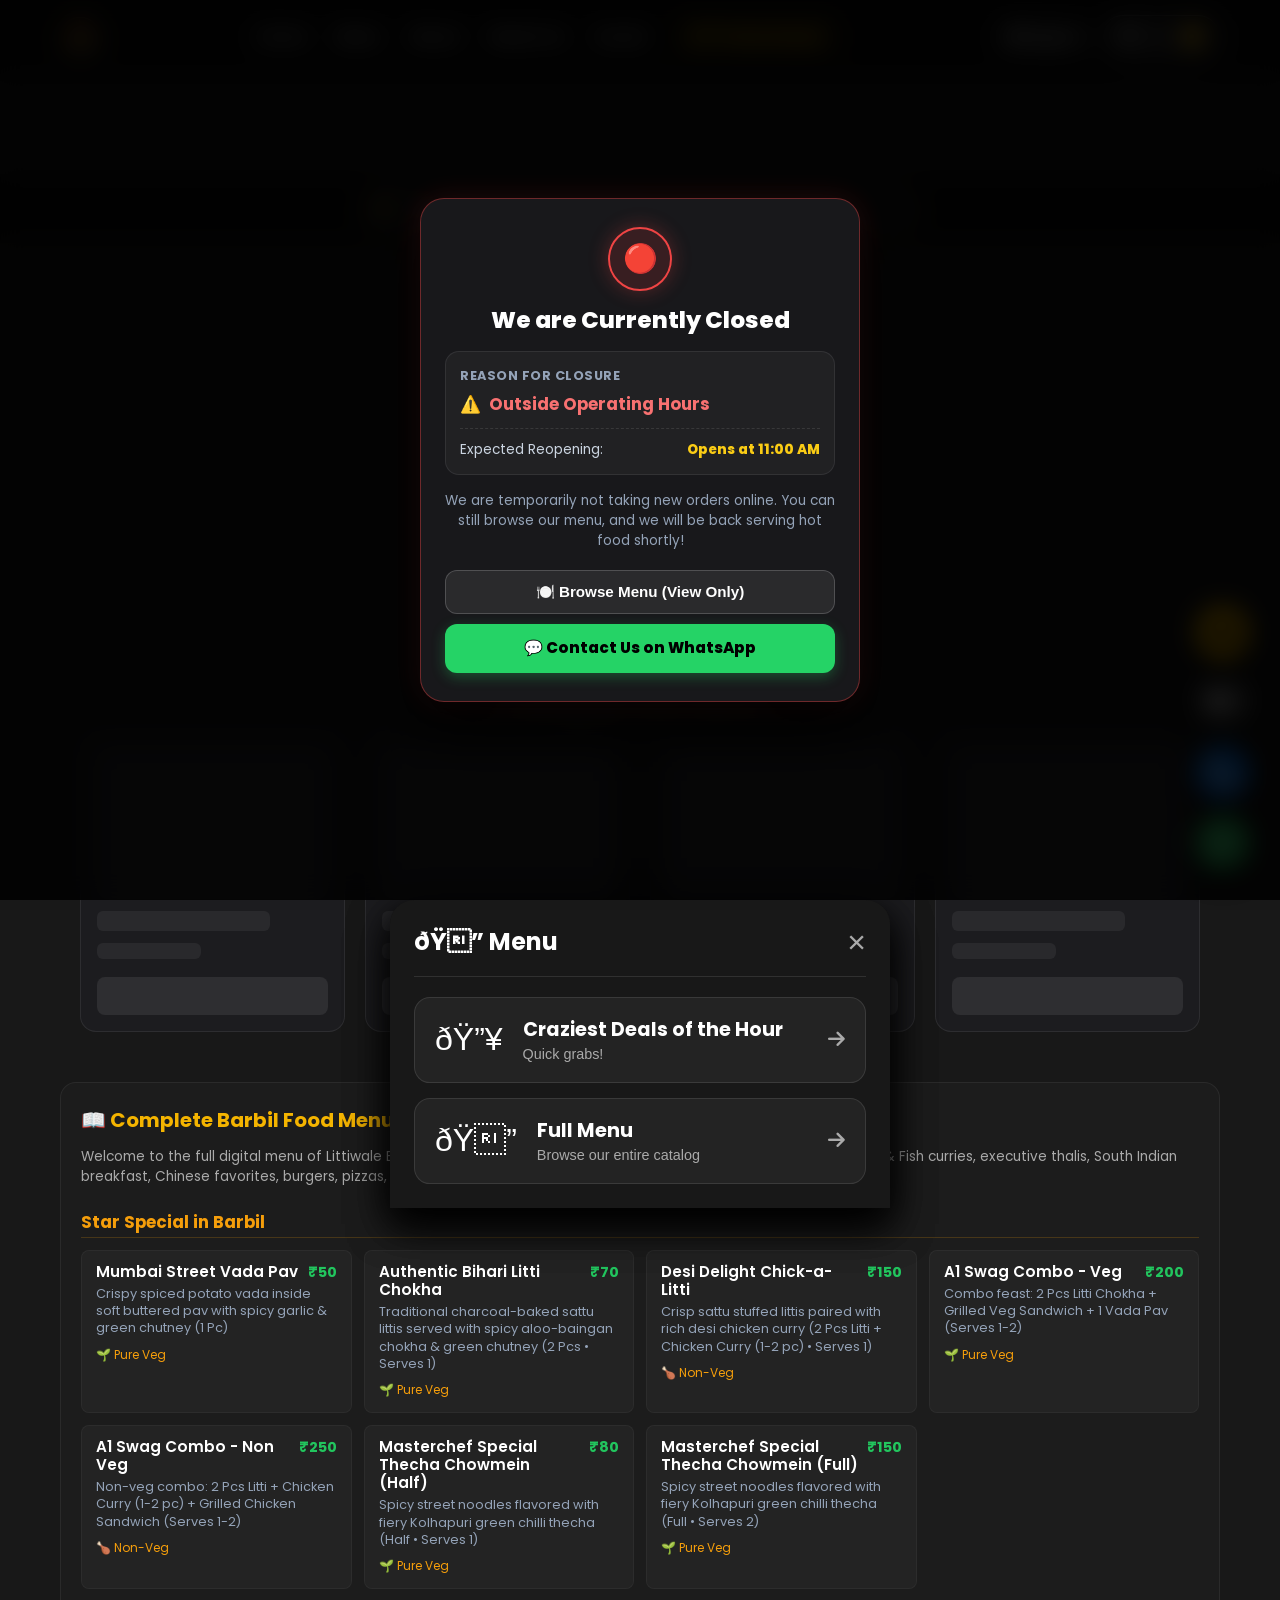
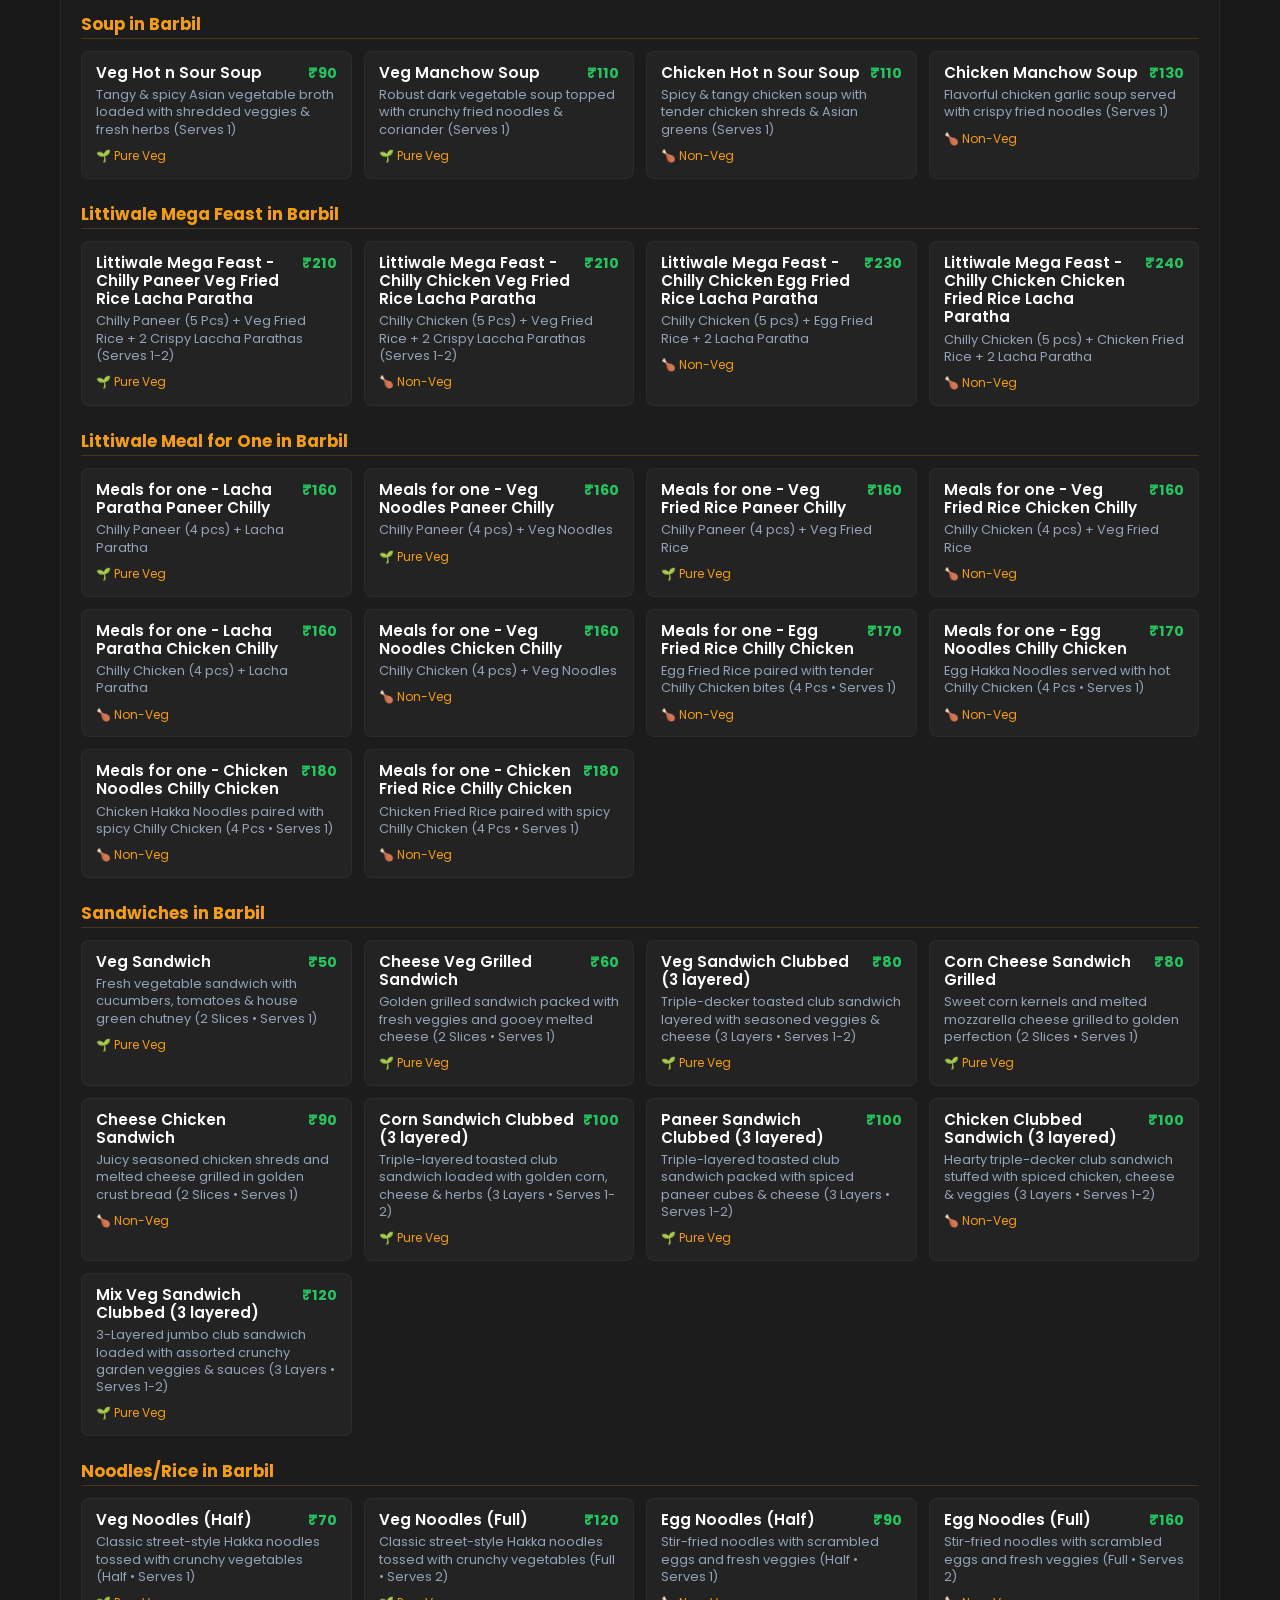
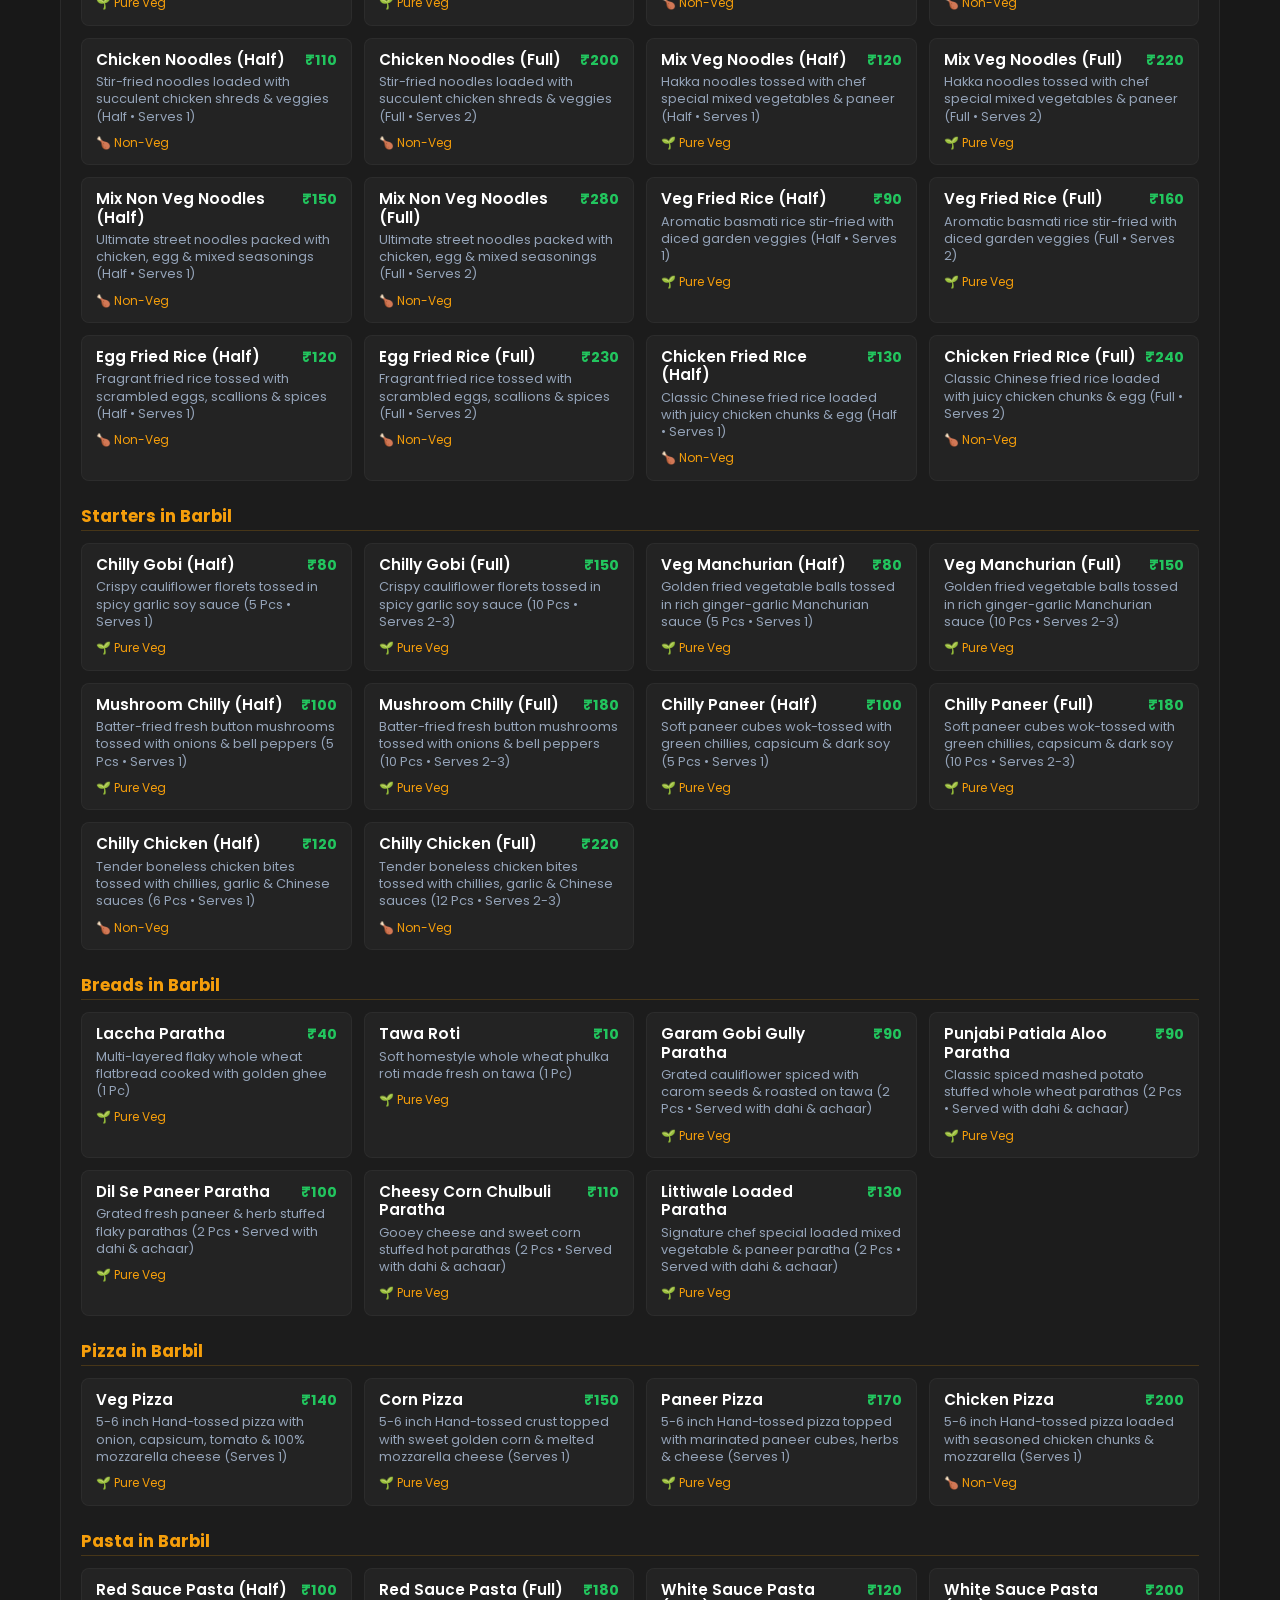
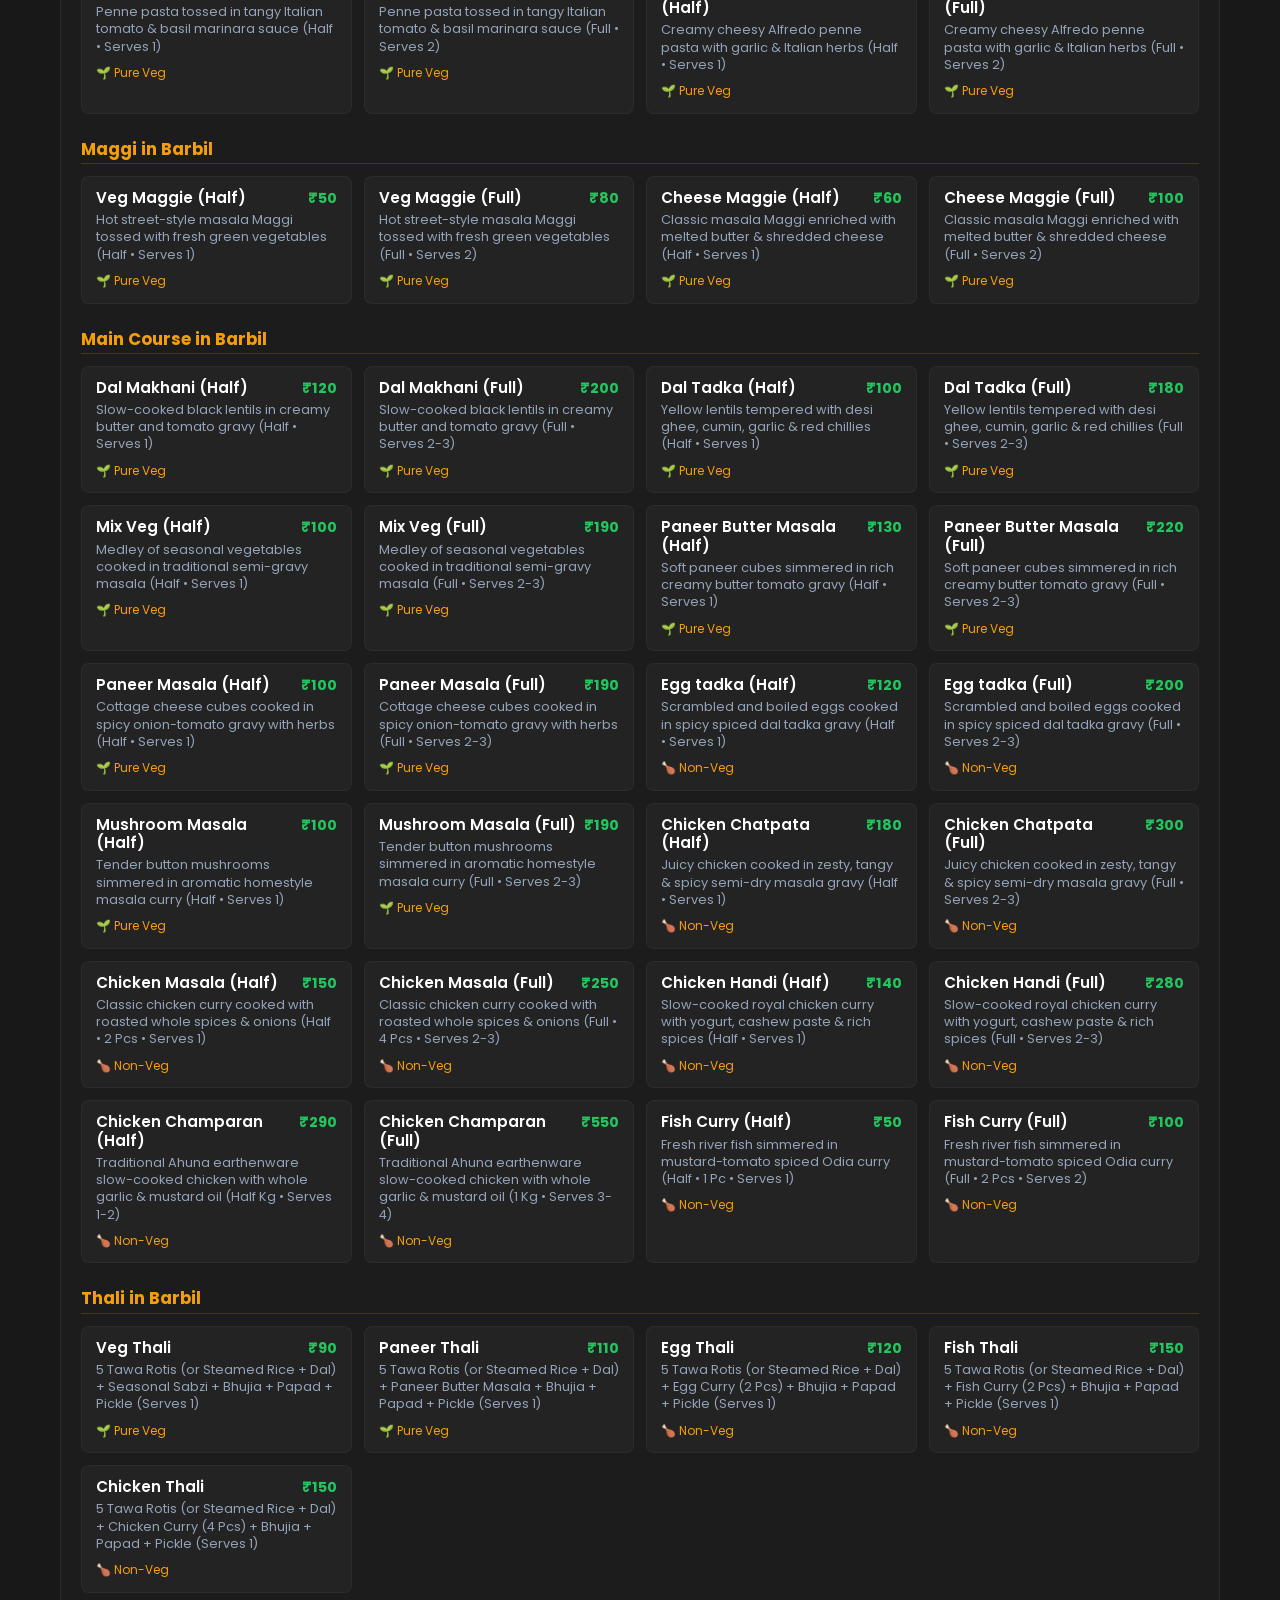
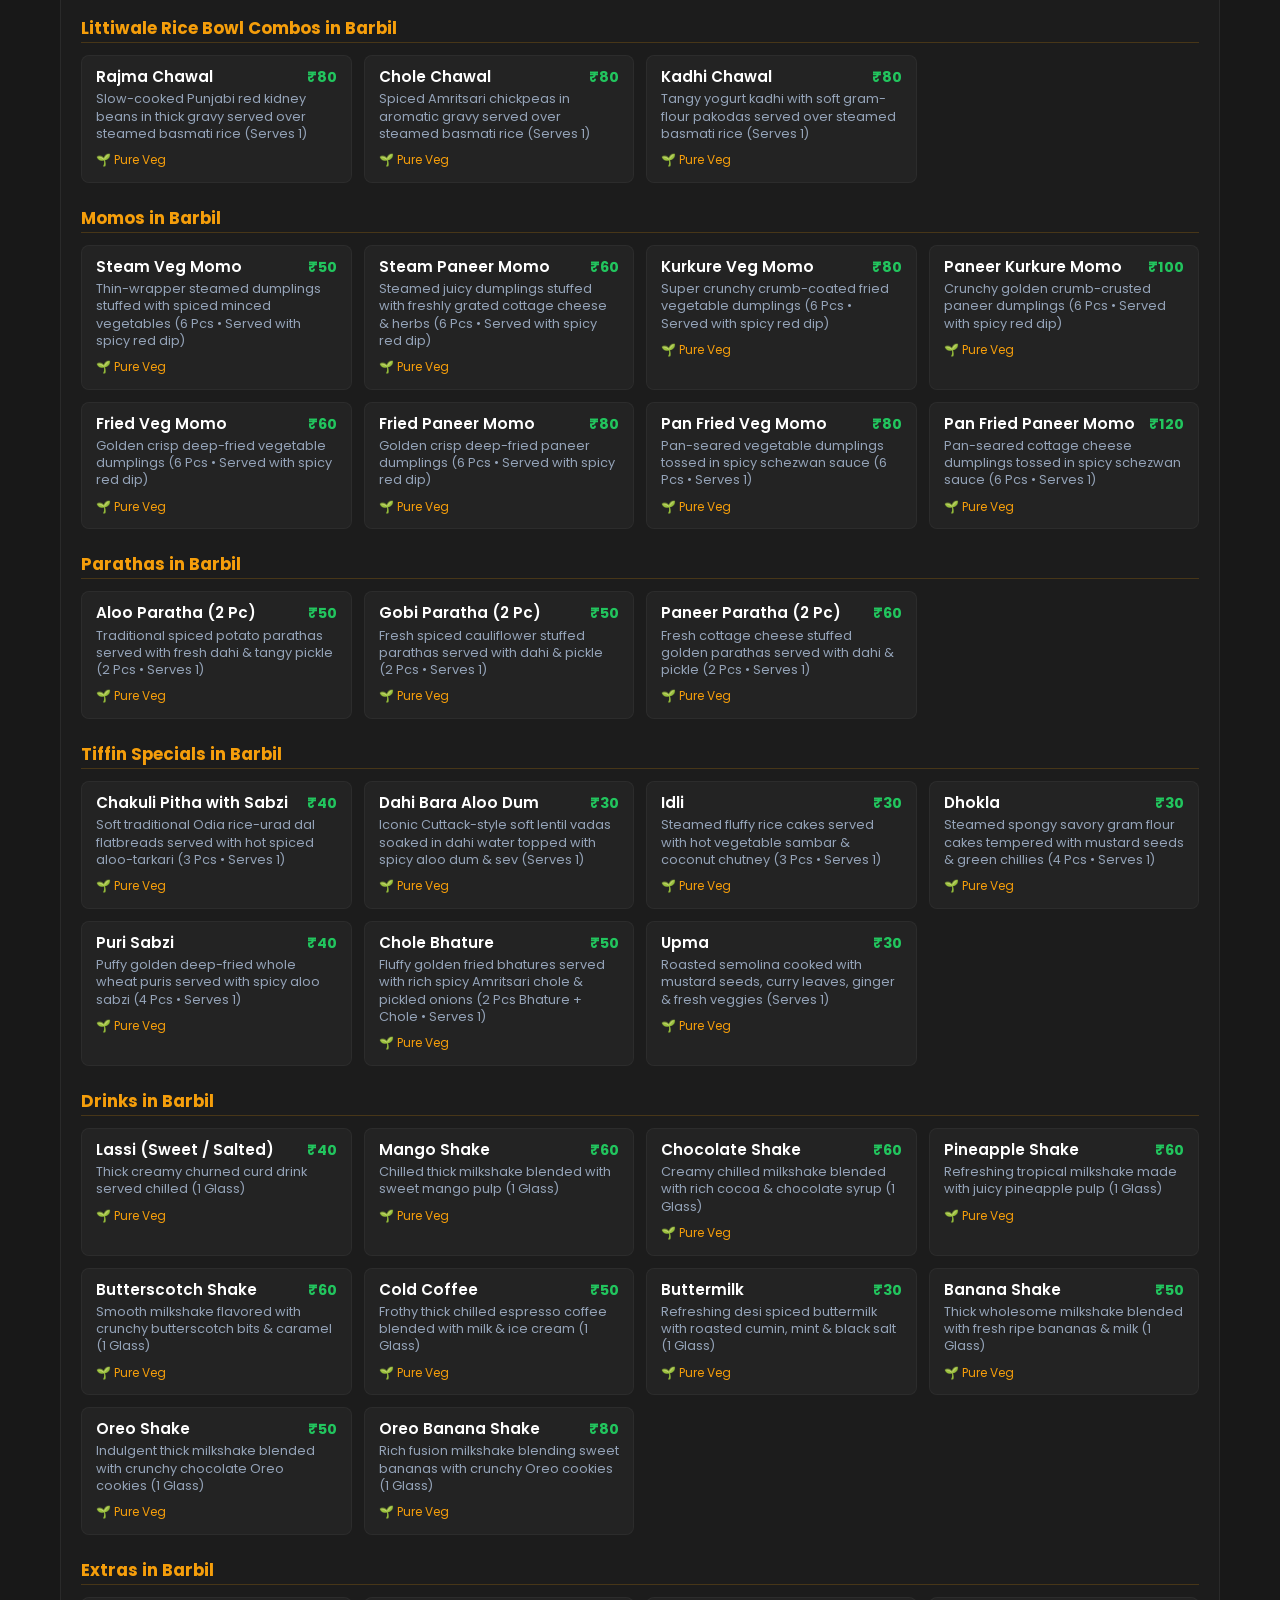
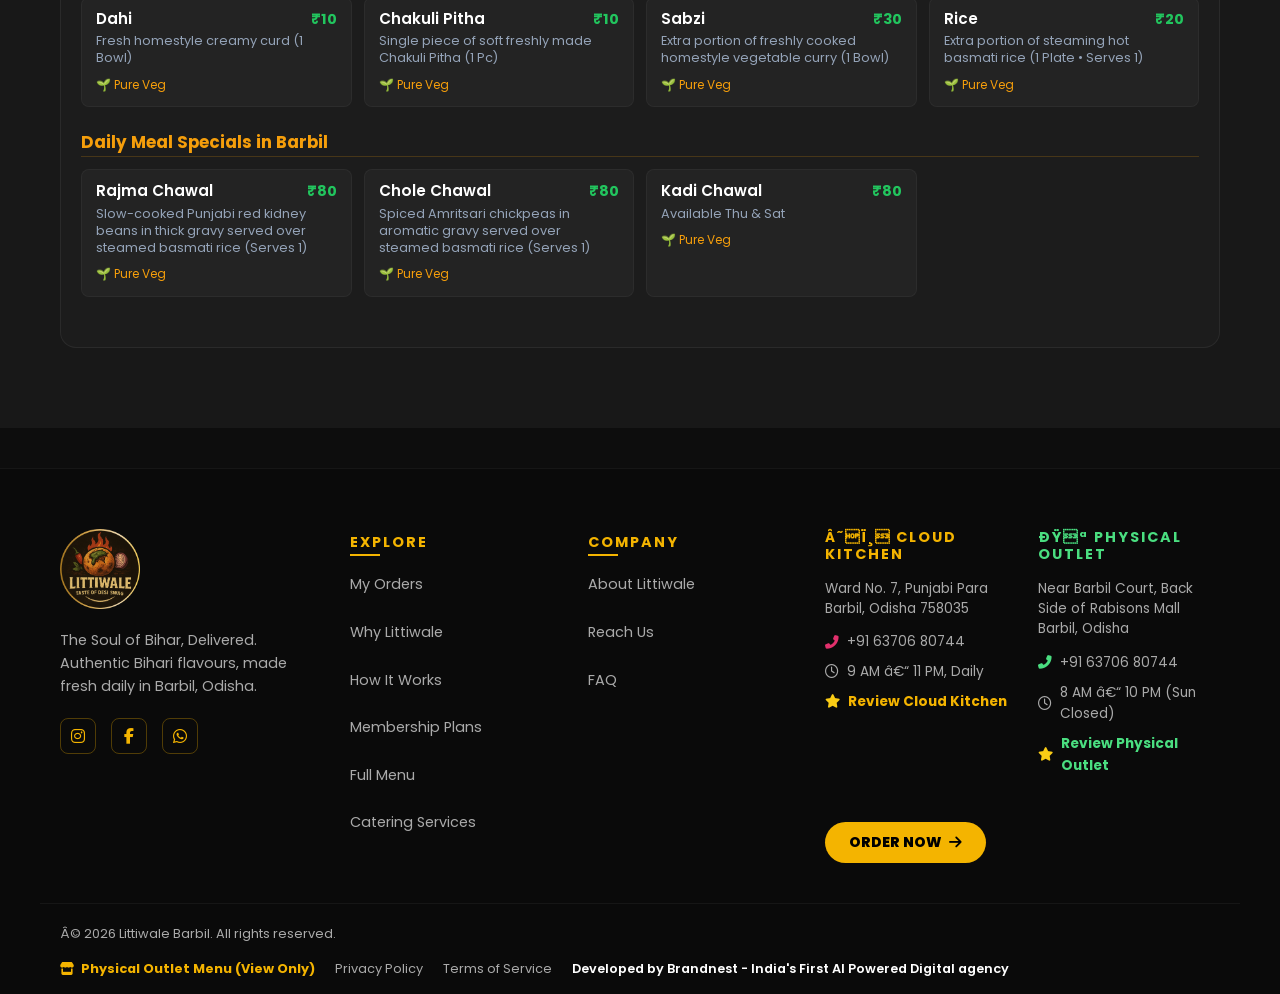
<file: menu/index.html>
<!DOCTYPE html>
<html lang="en">

<head>
    <meta charset="UTF-8">
    <meta name="viewport" content="width=device-width, initial-scale=1.0">
    <base href="/">

    <!-- âœ… SEO TITLE -->
    <title>Littiwale Barbil Menu | Litti, Curries, Thalis & Snacks</title>

    <!-- âœ… SEO DESCRIPTION -->
    <meta name="description" content="Explore full digital food menu of Littiwale Barbil. Authentic Litti Chokha, Chicken Handi, Veg & Non-Veg Thalis, Momos, Pizza, Shakes & Snacks. Order online in Barbil!">

    <!-- âœ… SEO KEYWORDS -->
    <meta name="keywords" content="littiwale menu, best food in barbil, chicken curry in barbil, veg thali barbil, chicken thali barbil, litti chokha barbil, dahi bara barbil, chole bhature barbil, momos barbil, pizza burger barbil, barbil food delivery, snacks in barbil, party orders barbil, food near me barbil">

    <!-- âœ… SOCIAL (OpenGraph / Google Preview) -->
    <meta property="og:title" content="Littiwale Barbil Menu | Litti, Curries, Thalis & Snacks">
    <meta property="og:site_name" content="Littiwale Barbil">
    <meta property="og:description" content="Explore the full menu of Littiwale Barbil for authentic Litti Chokha, Chicken Curries, Thalis, Chole Bhature, Pizza, Biryani & more!">
    <meta property="og:type" content="website">
    <meta property="og:url" content="https://littiwale.co.in/menu">
    <meta property="og:image" content="https://littiwale.co.in/images/logo.png">

    <!-- âœ… CANONICAL & GEO TAGS -->
    <link rel="canonical" href="https://littiwale.co.in/menu">
    <meta name="geo.region" content="IN-OR">
    <meta name="geo.placename" content="Barbil">
    <meta name="geo.position" content="22.1152751;85.3871145">
    <meta name="ICBM" content="22.1152751, 85.3871145">

    <!-- âœ… SCHEMA.ORG JSON-LD FOR LOCAL RESTAURANT & MENU SEO -->
    <script type="application/ld+json">
    {
      "@context": "https://schema.org",
      "@graph": [
        {
          "@type": "Restaurant",
          "@id": "https://littiwale.co.in/#restaurant",
          "name": "Littiwale Barbil",
          "image": "https://littiwale.co.in/images/logo.png",
          "url": "https://littiwale.co.in/menu",
          "telephone": "+916370680744",
          "priceRange": "â‚¹50 - â‚¹500",
          "servesCuisine": ["Bihari", "North Indian", "Non-Vegetarian", "Chicken Dishes", "Pure Veg", "South Indian", "Fast Food", "Pizza", "Biryani", "Street Food", "Snacks & Beverages", "Catering"],
          "hasMenu": "https://littiwale.co.in/menu",
          "address": {
            "@type": "PostalAddress",
            "streetAddress": "Ward No. 7, Punjabi Para",
            "addressLocality": "Barbil",
            "addressRegion": "Odisha",
            "postalCode": "758035",
            "addressCountry": "IN"
          },
          "geo": {
            "@type": "GeoCoordinates",
            "latitude": 22.1152751,
            "longitude": 85.3871145
          },
          "openingHoursSpecification": [
            {
              "@type": "OpeningHoursSpecification",
              "dayOfWeek": ["Monday", "Tuesday", "Wednesday", "Thursday", "Friday", "Saturday", "Sunday"],
              "opens": "09:00",
              "closes": "23:00"
            }
          ]
        },
        {
          "@type": "WebPage",
          "@id": "https://littiwale.co.in/menu#webpage",
          "url": "https://littiwale.co.in/menu",
          "name": "Littiwale Full Food Menu | Barbil",
          "description": "Explore the complete digital food menu of Littiwale Barbil. Order authentic Litti Chokha, Chicken Handi, Thalis, Combos, Pizza, Biryani & Beverages."
        }
      ]
    }
    </script>

    <!-- âœ… FAVICON & PWA SUPPORT -->
    <meta name="theme-color" content="#f97316">
    <meta name="mobile-web-app-capable" content="yes">
    <meta name="apple-mobile-web-app-capable" content="yes">
    <meta name="apple-mobile-web-app-status-bar-style" content="black-translucent">
    <meta name="apple-mobile-web-app-title" content="Littiwale">
    <link rel="icon" type="image/x-icon" href="/favicon.ico">
    <link rel="icon" type="image/png" sizes="48x48" href="/images/favicon-48x48.png">
    <link rel="icon" type="image/png" sizes="96x96" href="/images/favicon-96x96.png">
    <link rel="icon" type="image/png" sizes="192x192" href="/images/favicon-192x192.png">
    <link rel="apple-touch-icon" sizes="180x180" href="/images/apple-touch-icon.png">
    <link rel="manifest" href="/manifest.json">

    <link rel="stylesheet" href="css/style.css?v=20261119-universal-variants">
    <link rel="stylesheet" href="css/animations.css">

    <link
        href="https://fonts.googleapis.com/css2?family=Poppins:wght@400;500;600;700;800&display=swap"
        rel="stylesheet">

    <link rel="stylesheet" href="https://cdnjs.cloudflare.com/ajax/libs/font-awesome/6.4.0/css/all.min.css">

    <!-- âœ… MENU SEARCH BAR STYLES -->
    <style>
        /* â”€â”€ CSS variable: set by JS to actual navbar height â”€â”€ */
        :root { --lw-nav-h: 70px; }

        /* ================================================================
           STICKY SEARCH BAR
           Sits outside .container so it can span full width and stick.
           z-index: 500 â€” below navbar (1000) but above menu cards.
        ================================================================ */
        #lw-search-sticky-bar {
            position: sticky;
            top: calc(var(--lw-nav-h) + var(--lw-outlet-bar-h, 0px));
            z-index: 500;
            background: rgba(13, 13, 13, 0.97);
            backdrop-filter: blur(12px);
            -webkit-backdrop-filter: blur(12px);
            border-bottom: 1px solid rgba(244, 180, 0, 0.1);
            padding: 10px 20px 8px;
            /* Smooth appearance â€” no layout jump */
            transition: box-shadow 0.25s ease;
        }

        /* Subtle shadow when scrolled (js adds class) */
        #lw-search-sticky-bar.lw-scrolled {
            box-shadow: 0 4px 20px rgba(0, 0, 0, 0.6);
        }

        /* === Search Bar Container (inner) === */
        #menu-search-wrapper {
            width: 100%;
            max-width: 560px;
            margin: 0 auto;
            position: relative;
            z-index: 10;
        }

        /* === Search Input Field === */
        #menu-search-input {
            width: 100%;
            padding: 13px 44px 13px 46px;
            background: rgba(255, 255, 255, 0.06);
            border: 1.5px solid rgba(244, 180, 0, 0.35);
            border-radius: 50px;
            color: #fff;
            font-family: 'Poppins', sans-serif;
            font-size: 0.95rem;
            font-weight: 500;
            outline: none;
            transition: border-color 0.25s ease, box-shadow 0.25s ease, background 0.25s ease;
            caret-color: #f4b400;
        }

        #menu-search-input::placeholder { color: #555; }

        #menu-search-input:focus {
            border-color: #f4b400;
            background: rgba(255, 255, 255, 0.09);
            box-shadow: 0 0 0 3px rgba(244, 180, 0, 0.12);
        }

        /* === Search Icon (left) === */
        #menu-search-wrapper .search-icon-lw {
            position: absolute;
            left: 16px;
            top: 50%;
            transform: translateY(-50%);
            color: #f4b400;
            font-size: 1rem;
            pointer-events: none;
            z-index: 1;
        }

        /* === Clear Button (right) ===
           Always rendered in the DOM; opacity/pointer-events toggled by JS
           so it's never "lost" when sticky bar is onscreen. */
        #menu-search-clear {
            position: absolute;
            right: 12px;
            top: 50%;
            transform: translateY(-50%);
            background: rgba(255,255,255,0.08);
            border: none;
            border-radius: 50%;
            width: 28px;
            height: 28px;
            display: flex;
            align-items: center;
            justify-content: center;
            color: #aaa;
            font-size: 0.8rem;
            cursor: pointer;
            opacity: 0;
            pointer-events: none;
            transition: opacity 0.2s ease, color 0.2s ease, background 0.2s ease;
            z-index: 2;
        }

        /* JS adds .lw-has-text to input â†’ shows clear btn */
        #menu-search-input.lw-has-text ~ #menu-search-clear {
            opacity: 1;
            pointer-events: auto;
        }

        #menu-search-clear:hover {
            color: #f4b400;
            background: rgba(244, 180, 0, 0.15);
        }

        /* === Dropdown Suggestion List === */
        #menu-search-dropdown {
            position: absolute;
            top: calc(100% + 8px);
            left: 0;
            right: 0;
            background: #191919;
            border: 1px solid rgba(244, 180, 0, 0.25);
            border-radius: 16px;
            box-shadow: 0 16px 40px rgba(0, 0, 0, 0.75);
            max-height: 320px;
            overflow-y: auto;
            display: none;
            z-index: 999;
            padding: 6px 0;
            scrollbar-width: thin;
            scrollbar-color: #f4b400 #111;
        }

        #menu-search-dropdown::-webkit-scrollbar { width: 5px; }
        #menu-search-dropdown::-webkit-scrollbar-track { background: #111; border-radius: 10px; }
        #menu-search-dropdown::-webkit-scrollbar-thumb { background: #f4b400; border-radius: 10px; }

        /* First / last items get rounded corners */
        .lw-suggestion-item:first-child { border-radius: 16px 16px 0 0; }
        .lw-suggestion-item:last-child  { border-radius: 0 0 16px 16px; }

        /* === Single Suggestion Item === */
        .lw-suggestion-item {
            display: flex;
            align-items: center;
            gap: 12px;
            padding: 10px 16px;
            cursor: pointer;
            transition: background 0.15s ease;
        }

        .lw-suggestion-item:hover,
        .lw-suggestion-item.lw-active {
            background: rgba(244, 180, 0, 0.1);
        }

        .lw-suggestion-icon {
            width: 38px;
            height: 38px;
            border-radius: 8px;
            object-fit: cover;
            flex-shrink: 0;
            background: #111;
        }

        .lw-suggestion-text {
            display: flex;
            flex-direction: column;
            gap: 2px;
            flex: 1;
            min-width: 0;
        }

        .lw-suggestion-name {
            font-size: 0.88rem;
            font-weight: 600;
            color: #fff;
            white-space: nowrap;
            overflow: hidden;
            text-overflow: ellipsis;
        }

        .lw-suggestion-name mark {
            background: transparent;
            color: #f4b400;
            font-weight: 700;
        }

        .lw-suggestion-cat { font-size: 0.75rem; color: #666; }

        /* === No-results row === */
        .lw-no-results {
            padding: 14px 16px;
            color: #666;
            font-size: 0.88rem;
            text-align: center;
        }

        /* === Search result highlight on menu card === */
        .lw-search-highlight {
            outline: 2px solid #f4b400;
            outline-offset: 3px;
            animation: lwHighlightPulse 1.5s ease forwards;
        }

        @keyframes lwHighlightPulse {
            0%   { box-shadow: 0 0 0 0   rgba(244,180,0,0.55); }
            40%  { box-shadow: 0 0 0 12px rgba(244,180,0,0.12); }
            100% { box-shadow: 0 0 0 0   rgba(244,180,0,0);   outline-color: transparent; }
        }

        /* === Filter notice banner === */
        #lw-search-filter-notice {
            display: none;
            text-align: center;
            font-size: 0.78rem;
            color: rgba(244, 180, 0, 0.9);
            padding: 5px 0 0;
            letter-spacing: 0.01em;
        }

        #lw-search-filter-notice a {
            color: #f4b400;
            text-decoration: underline;
            text-underline-offset: 2px;
            cursor: pointer;
        }

        /* === Spacer: reserves the exact height of the sticky bar
           so content below doesn't jump when bar becomes sticky === */
        #lw-search-spacer {
            /* Height set dynamically by JS */
            display: block;
            height: 0;
        }

        @media (max-width: 600px) {
            #lw-search-sticky-bar { padding: 8px 14px 6px; }
            #menu-search-input {
                font-size: 0.88rem;
                padding: 11px 42px 11px 42px;
            }
        }
    </style>
</head>

<body class="menu-page">

    <!-- NAVBAR -->
    <nav class="navbar">
        <div class="nav-container">
            <button class="mobile-toggle hamburger">
                <i class="fas fa-bars"></i>
            </button>

            <a href="/" class="logo-link">
                <img src="images/logo.png" class="nav-logo" alt="Litti Wale">
            </a>

            <ul class="nav-links">
                <li><a href="/#home">Home</a></li>
                <li><a href="/menu" class="active">Menu</a></li>
                <li><a href="/#about">About</a></li>
                <li><a href="/#reach">Reach Us</a></li>
                <li><a href="/#connect">Social</a></li>
                <li><a href="javascript:void(0)" class="nav-get-deals-btn">ðŸ”¥ Get Deals</a></li>
            </ul>

            <div style="display:flex; align-items:center; gap:8px;">
                <a href="/login.html" id="nav-auth-btn" class="nav-my-orders-btn" title="Sign In / My Orders" style="text-decoration:none; display:inline-flex; align-items:center; gap:6px;">
                    <i class="fas fa-user-circle"></i>
                    <span id="nav-auth-text">Sign In</span>
                </a>

                <a href="javascript:void(0)" class="cart-link nav-cart-btn">
                    <i class="fas fa-shopping-cart"></i>
                    Cart
                    <span id="cart-count" class="cart-badge">0</span>
                </a>
            </div>
        </div>
    </nav>
    <div id="lw-outlet-bar-placeholder"></div>

    <!-- MENU SECTION -->
    <section id="menu-section" class="menu-section" style="padding-top: 100px; min-height: 100vh;">

        <!-- âœ… STICKY SEARCH BAR
             Lives outside .container so it spans full width and sticks
             below the navbar without affecting inner layout. -->
        <div id="lw-search-sticky-bar">
            <div id="menu-search-wrapper">
                <i class="fas fa-search search-icon-lw"></i>
                <input
                    type="text"
                    id="menu-search-input"
                    placeholder="Search for litti, pizza, biryani..."
                    autocomplete="off"
                    spellcheck="false"
                    aria-label="Search menu items"
                    aria-autocomplete="list"
                    aria-controls="menu-search-dropdown"
                >
                <button id="menu-search-clear" aria-label="Clear search" tabindex="0">
                    <i class="fas fa-times"></i>
                </button>
                <div id="menu-search-dropdown" role="listbox" aria-label="Search suggestions"></div>
            </div>
            <!-- Filter notice: shown while search active -->
            <div id="lw-search-filter-notice">
                &#9432; Showing results for your search &mdash;
                <a href="javascript:void(0)" id="lw-clear-search-link">clear search</a>
                to restore full menu
            </div>
        </div>
        <!-- Spacer: holds height while sticky bar is detached from flow -->
        <div id="lw-search-spacer"></div>

        <div class="container">
            <h2 class="section-title text-center">Full Menu</h2>
            <div class="divider"></div>

            <div class="category-filters" id="category-filters">
                <button class="filter-btn active" data-filter="all">All</button>
            </div>

            <div class="menu-grid" id="menu-grid">
                <div class="food-loader-wrapper">
                    <div class="food-icons-orbit">
                        <div class="food-center-glow">ðŸ”¥</div>
                        <div class="food-icon-item item-1">ðŸ›</div>
                        <div class="food-icon-item item-2">ðŸ•</div>
                        <div class="food-icon-item item-3">ðŸ”</div>
                        <div class="food-icon-item item-4">ðŸ§‹</div>
                    </div>
                    <div class="loader-text-glow">Cooking Up Fresh Flavors...</div>
                    <div class="skeleton-cards-container">
                        <div class="skeleton-card"><div class="skeleton-img"></div><div class="skeleton-line title"></div><div class="skeleton-line price"></div><div class="skeleton-btn"></div></div>
                        <div class="skeleton-card"><div class="skeleton-img"></div><div class="skeleton-line title"></div><div class="skeleton-line price"></div><div class="skeleton-btn"></div></div>
                        <div class="skeleton-card"><div class="skeleton-img"></div><div class="skeleton-line title"></div><div class="skeleton-line price"></div><div class="skeleton-btn"></div></div>
                        <div class="skeleton-card"><div class="skeleton-img"></div><div class="skeleton-line title"></div><div class="skeleton-line price"></div><div class="skeleton-btn"></div></div>
                    </div>
                </div>
            </div>

            <!-- Expansion toggle container (hidden in menu.html via main.js) -->
            <div id="menu-toggle-container" style="text-align:center;margin-top:30px">
            </div>

        <!-- ================================================================
             SEO & CRAWLER DISH CATALOG
             Provides search engine crawlers with 100% complete static text,
             dish names, descriptions, and Schema.org microdata for all dishes.
             ================================================================ -->
        <section class="seo-menu-catalog-section" aria-label="Complete Food Menu Directory" itemscope itemtype="https://schema.org/Menu">
            <meta itemprop="name" content="Littiwale Barbil Digital Food Menu">
            <meta itemprop="description" content="Explore the full menu of Littiwale Barbil: Authentic Bihari Litti Chokha, Chicken Handi, Chicken Champaran, Fish & Egg Curry, Thalis, Chole Bhature, Dahi Bara, Momos, Pizza, Sandwiches, Burgers & Snacks in Barbil.">
            
            <div class="seo-catalog-container" style="margin-top: 30px; padding: 25px 20px; background: rgba(255,255,255,0.02); border: 1px solid rgba(255,255,255,0.06); border-radius: 16px;">
                <h3 style="color: var(--primary-color); font-size: 1.25rem; margin-bottom: 15px; font-weight: 700;">📖 Complete Barbil Food Menu Directory & Specialties</h3>
                <p style="color: var(--text-secondary); font-size: 0.85rem; line-height: 1.5; margin-bottom: 25px;">
                    Welcome to the full digital menu of Littiwale Barbil. We prepare authentic Bihari Litti Chokha, fresh homestyle Chicken & Fish curries, executive thalis, South Indian breakfast, Chinese favorites, burgers, pizzas, and evening snacks. Fast home delivery available across Barbil town.
                </p>
                <div class="seo-menu-cat-block" style="margin-bottom: 25px;" itemscope itemtype="https://schema.org/MenuSection">
                    <h4 itemprop="name" style="color: #f59e0b; font-size: 1.05rem; margin-bottom: 12px; border-bottom: 1px solid rgba(245, 158, 11, 0.2); padding-bottom: 4px;">
                        Star Special in Barbil
                    </h4>
                    <div style="display: grid; grid-template-columns: repeat(auto-fill, minmax(260px, 1fr)); gap: 12px;">
                        <article class="seo-menu-item-entry" style="padding: 10px 14px; background: rgba(255,255,255,0.03); border-radius: 8px; border: 1px solid rgba(255,255,255,0.04);" itemscope itemtype="https://schema.org/MenuItem">
                            <div style="display:flex; justify-content:space-between; align-items:baseline; gap:8px;">
                                <h5 itemprop="name" style="color:#ffffff; font-size:0.95rem; margin:0 0 4px 0; font-weight:600;">Mumbai Street Vada Pav</h5>
                                <span itemprop="offers" itemscope itemtype="https://schema.org/Offer" style="color:#22c55e; font-weight:700; font-size:0.9rem; white-space:nowrap;">
                                    <span itemprop="priceCurrency" content="INR">₹</span><span itemprop="price">50</span>
                                </span>
                            </div>
                            <p itemprop="description" style="color:#94a3b8; font-size:0.8rem; margin:0 0 4px 0; line-height:1.35;">Crispy spiced potato vada inside soft buttered pav with spicy garlic &amp; green chutney (1 Pc)</p>
                            <span style="font-size:0.75rem; color:#f59e0b;">🌱 Pure Veg</span>
                        </article>
                        <article class="seo-menu-item-entry" style="padding: 10px 14px; background: rgba(255,255,255,0.03); border-radius: 8px; border: 1px solid rgba(255,255,255,0.04);" itemscope itemtype="https://schema.org/MenuItem">
                            <div style="display:flex; justify-content:space-between; align-items:baseline; gap:8px;">
                                <h5 itemprop="name" style="color:#ffffff; font-size:0.95rem; margin:0 0 4px 0; font-weight:600;">Authentic Bihari Litti Chokha</h5>
                                <span itemprop="offers" itemscope itemtype="https://schema.org/Offer" style="color:#22c55e; font-weight:700; font-size:0.9rem; white-space:nowrap;">
                                    <span itemprop="priceCurrency" content="INR">₹</span><span itemprop="price">70</span>
                                </span>
                            </div>
                            <p itemprop="description" style="color:#94a3b8; font-size:0.8rem; margin:0 0 4px 0; line-height:1.35;">Traditional charcoal-baked sattu littis served with spicy aloo-baingan chokha &amp; green chutney (2 Pcs • Serves 1)</p>
                            <span style="font-size:0.75rem; color:#f59e0b;">🌱 Pure Veg</span>
                        </article>
                        <article class="seo-menu-item-entry" style="padding: 10px 14px; background: rgba(255,255,255,0.03); border-radius: 8px; border: 1px solid rgba(255,255,255,0.04);" itemscope itemtype="https://schema.org/MenuItem">
                            <div style="display:flex; justify-content:space-between; align-items:baseline; gap:8px;">
                                <h5 itemprop="name" style="color:#ffffff; font-size:0.95rem; margin:0 0 4px 0; font-weight:600;">Desi Delight Chick-a-Litti</h5>
                                <span itemprop="offers" itemscope itemtype="https://schema.org/Offer" style="color:#22c55e; font-weight:700; font-size:0.9rem; white-space:nowrap;">
                                    <span itemprop="priceCurrency" content="INR">₹</span><span itemprop="price">150</span>
                                </span>
                            </div>
                            <p itemprop="description" style="color:#94a3b8; font-size:0.8rem; margin:0 0 4px 0; line-height:1.35;">Crisp sattu stuffed littis paired with rich desi chicken curry (2 Pcs Litti + Chicken Curry (1-2 pc) • Serves 1)</p>
                            <span style="font-size:0.75rem; color:#f59e0b;">🍗 Non-Veg</span>
                        </article>
                        <article class="seo-menu-item-entry" style="padding: 10px 14px; background: rgba(255,255,255,0.03); border-radius: 8px; border: 1px solid rgba(255,255,255,0.04);" itemscope itemtype="https://schema.org/MenuItem">
                            <div style="display:flex; justify-content:space-between; align-items:baseline; gap:8px;">
                                <h5 itemprop="name" style="color:#ffffff; font-size:0.95rem; margin:0 0 4px 0; font-weight:600;">A1 Swag Combo - Veg</h5>
                                <span itemprop="offers" itemscope itemtype="https://schema.org/Offer" style="color:#22c55e; font-weight:700; font-size:0.9rem; white-space:nowrap;">
                                    <span itemprop="priceCurrency" content="INR">₹</span><span itemprop="price">200</span>
                                </span>
                            </div>
                            <p itemprop="description" style="color:#94a3b8; font-size:0.8rem; margin:0 0 4px 0; line-height:1.35;">Combo feast: 2 Pcs Litti Chokha + Grilled Veg Sandwich + 1 Vada Pav (Serves 1-2)</p>
                            <span style="font-size:0.75rem; color:#f59e0b;">🌱 Pure Veg</span>
                        </article>
                        <article class="seo-menu-item-entry" style="padding: 10px 14px; background: rgba(255,255,255,0.03); border-radius: 8px; border: 1px solid rgba(255,255,255,0.04);" itemscope itemtype="https://schema.org/MenuItem">
                            <div style="display:flex; justify-content:space-between; align-items:baseline; gap:8px;">
                                <h5 itemprop="name" style="color:#ffffff; font-size:0.95rem; margin:0 0 4px 0; font-weight:600;">A1 Swag Combo - Non Veg</h5>
                                <span itemprop="offers" itemscope itemtype="https://schema.org/Offer" style="color:#22c55e; font-weight:700; font-size:0.9rem; white-space:nowrap;">
                                    <span itemprop="priceCurrency" content="INR">₹</span><span itemprop="price">250</span>
                                </span>
                            </div>
                            <p itemprop="description" style="color:#94a3b8; font-size:0.8rem; margin:0 0 4px 0; line-height:1.35;">Non-veg combo: 2 Pcs Litti + Chicken Curry (1-2 pc) + Grilled Chicken Sandwich (Serves 1-2)</p>
                            <span style="font-size:0.75rem; color:#f59e0b;">🍗 Non-Veg</span>
                        </article>
                        <article class="seo-menu-item-entry" style="padding: 10px 14px; background: rgba(255,255,255,0.03); border-radius: 8px; border: 1px solid rgba(255,255,255,0.04);" itemscope itemtype="https://schema.org/MenuItem">
                            <div style="display:flex; justify-content:space-between; align-items:baseline; gap:8px;">
                                <h5 itemprop="name" style="color:#ffffff; font-size:0.95rem; margin:0 0 4px 0; font-weight:600;">Masterchef Special Thecha Chowmein (Half)</h5>
                                <span itemprop="offers" itemscope itemtype="https://schema.org/Offer" style="color:#22c55e; font-weight:700; font-size:0.9rem; white-space:nowrap;">
                                    <span itemprop="priceCurrency" content="INR">₹</span><span itemprop="price">80</span>
                                </span>
                            </div>
                            <p itemprop="description" style="color:#94a3b8; font-size:0.8rem; margin:0 0 4px 0; line-height:1.35;">Spicy street noodles flavored with fiery Kolhapuri green chilli thecha (Half • Serves 1)</p>
                            <span style="font-size:0.75rem; color:#f59e0b;">🌱 Pure Veg</span>
                        </article>
                        <article class="seo-menu-item-entry" style="padding: 10px 14px; background: rgba(255,255,255,0.03); border-radius: 8px; border: 1px solid rgba(255,255,255,0.04);" itemscope itemtype="https://schema.org/MenuItem">
                            <div style="display:flex; justify-content:space-between; align-items:baseline; gap:8px;">
                                <h5 itemprop="name" style="color:#ffffff; font-size:0.95rem; margin:0 0 4px 0; font-weight:600;">Masterchef Special Thecha Chowmein (Full)</h5>
                                <span itemprop="offers" itemscope itemtype="https://schema.org/Offer" style="color:#22c55e; font-weight:700; font-size:0.9rem; white-space:nowrap;">
                                    <span itemprop="priceCurrency" content="INR">₹</span><span itemprop="price">150</span>
                                </span>
                            </div>
                            <p itemprop="description" style="color:#94a3b8; font-size:0.8rem; margin:0 0 4px 0; line-height:1.35;">Spicy street noodles flavored with fiery Kolhapuri green chilli thecha (Full • Serves 2)</p>
                            <span style="font-size:0.75rem; color:#f59e0b;">🌱 Pure Veg</span>
                        </article>
                    </div>
                </div>
                <div class="seo-menu-cat-block" style="margin-bottom: 25px;" itemscope itemtype="https://schema.org/MenuSection">
                    <h4 itemprop="name" style="color: #f59e0b; font-size: 1.05rem; margin-bottom: 12px; border-bottom: 1px solid rgba(245, 158, 11, 0.2); padding-bottom: 4px;">
                        Soup in Barbil
                    </h4>
                    <div style="display: grid; grid-template-columns: repeat(auto-fill, minmax(260px, 1fr)); gap: 12px;">
                        <article class="seo-menu-item-entry" style="padding: 10px 14px; background: rgba(255,255,255,0.03); border-radius: 8px; border: 1px solid rgba(255,255,255,0.04);" itemscope itemtype="https://schema.org/MenuItem">
                            <div style="display:flex; justify-content:space-between; align-items:baseline; gap:8px;">
                                <h5 itemprop="name" style="color:#ffffff; font-size:0.95rem; margin:0 0 4px 0; font-weight:600;">Veg Hot n Sour Soup</h5>
                                <span itemprop="offers" itemscope itemtype="https://schema.org/Offer" style="color:#22c55e; font-weight:700; font-size:0.9rem; white-space:nowrap;">
                                    <span itemprop="priceCurrency" content="INR">₹</span><span itemprop="price">90</span>
                                </span>
                            </div>
                            <p itemprop="description" style="color:#94a3b8; font-size:0.8rem; margin:0 0 4px 0; line-height:1.35;">Tangy &amp; spicy Asian vegetable broth loaded with shredded veggies &amp; fresh herbs (Serves 1)</p>
                            <span style="font-size:0.75rem; color:#f59e0b;">🌱 Pure Veg</span>
                        </article>
                        <article class="seo-menu-item-entry" style="padding: 10px 14px; background: rgba(255,255,255,0.03); border-radius: 8px; border: 1px solid rgba(255,255,255,0.04);" itemscope itemtype="https://schema.org/MenuItem">
                            <div style="display:flex; justify-content:space-between; align-items:baseline; gap:8px;">
                                <h5 itemprop="name" style="color:#ffffff; font-size:0.95rem; margin:0 0 4px 0; font-weight:600;">Veg Manchow Soup</h5>
                                <span itemprop="offers" itemscope itemtype="https://schema.org/Offer" style="color:#22c55e; font-weight:700; font-size:0.9rem; white-space:nowrap;">
                                    <span itemprop="priceCurrency" content="INR">₹</span><span itemprop="price">110</span>
                                </span>
                            </div>
                            <p itemprop="description" style="color:#94a3b8; font-size:0.8rem; margin:0 0 4px 0; line-height:1.35;">Robust dark vegetable soup topped with crunchy fried noodles &amp; coriander (Serves 1)</p>
                            <span style="font-size:0.75rem; color:#f59e0b;">🌱 Pure Veg</span>
                        </article>
                        <article class="seo-menu-item-entry" style="padding: 10px 14px; background: rgba(255,255,255,0.03); border-radius: 8px; border: 1px solid rgba(255,255,255,0.04);" itemscope itemtype="https://schema.org/MenuItem">
                            <div style="display:flex; justify-content:space-between; align-items:baseline; gap:8px;">
                                <h5 itemprop="name" style="color:#ffffff; font-size:0.95rem; margin:0 0 4px 0; font-weight:600;">Chicken Hot n Sour Soup</h5>
                                <span itemprop="offers" itemscope itemtype="https://schema.org/Offer" style="color:#22c55e; font-weight:700; font-size:0.9rem; white-space:nowrap;">
                                    <span itemprop="priceCurrency" content="INR">₹</span><span itemprop="price">110</span>
                                </span>
                            </div>
                            <p itemprop="description" style="color:#94a3b8; font-size:0.8rem; margin:0 0 4px 0; line-height:1.35;">Spicy &amp; tangy chicken soup with tender chicken shreds &amp; Asian greens (Serves 1)</p>
                            <span style="font-size:0.75rem; color:#f59e0b;">🍗 Non-Veg</span>
                        </article>
                        <article class="seo-menu-item-entry" style="padding: 10px 14px; background: rgba(255,255,255,0.03); border-radius: 8px; border: 1px solid rgba(255,255,255,0.04);" itemscope itemtype="https://schema.org/MenuItem">
                            <div style="display:flex; justify-content:space-between; align-items:baseline; gap:8px;">
                                <h5 itemprop="name" style="color:#ffffff; font-size:0.95rem; margin:0 0 4px 0; font-weight:600;">Chicken Manchow Soup</h5>
                                <span itemprop="offers" itemscope itemtype="https://schema.org/Offer" style="color:#22c55e; font-weight:700; font-size:0.9rem; white-space:nowrap;">
                                    <span itemprop="priceCurrency" content="INR">₹</span><span itemprop="price">130</span>
                                </span>
                            </div>
                            <p itemprop="description" style="color:#94a3b8; font-size:0.8rem; margin:0 0 4px 0; line-height:1.35;">Flavorful chicken garlic soup served with crispy fried noodles (Serves 1)</p>
                            <span style="font-size:0.75rem; color:#f59e0b;">🍗 Non-Veg</span>
                        </article>
                    </div>
                </div>
                <div class="seo-menu-cat-block" style="margin-bottom: 25px;" itemscope itemtype="https://schema.org/MenuSection">
                    <h4 itemprop="name" style="color: #f59e0b; font-size: 1.05rem; margin-bottom: 12px; border-bottom: 1px solid rgba(245, 158, 11, 0.2); padding-bottom: 4px;">
                        Littiwale Mega Feast in Barbil
                    </h4>
                    <div style="display: grid; grid-template-columns: repeat(auto-fill, minmax(260px, 1fr)); gap: 12px;">
                        <article class="seo-menu-item-entry" style="padding: 10px 14px; background: rgba(255,255,255,0.03); border-radius: 8px; border: 1px solid rgba(255,255,255,0.04);" itemscope itemtype="https://schema.org/MenuItem">
                            <div style="display:flex; justify-content:space-between; align-items:baseline; gap:8px;">
                                <h5 itemprop="name" style="color:#ffffff; font-size:0.95rem; margin:0 0 4px 0; font-weight:600;">Littiwale Mega Feast - Chilly Paneer Veg Fried Rice Lacha Paratha</h5>
                                <span itemprop="offers" itemscope itemtype="https://schema.org/Offer" style="color:#22c55e; font-weight:700; font-size:0.9rem; white-space:nowrap;">
                                    <span itemprop="priceCurrency" content="INR">₹</span><span itemprop="price">210</span>
                                </span>
                            </div>
                            <p itemprop="description" style="color:#94a3b8; font-size:0.8rem; margin:0 0 4px 0; line-height:1.35;">Chilly Paneer (5 Pcs) + Veg Fried Rice + 2 Crispy Laccha Parathas (Serves 1-2)</p>
                            <span style="font-size:0.75rem; color:#f59e0b;">🌱 Pure Veg</span>
                        </article>
                        <article class="seo-menu-item-entry" style="padding: 10px 14px; background: rgba(255,255,255,0.03); border-radius: 8px; border: 1px solid rgba(255,255,255,0.04);" itemscope itemtype="https://schema.org/MenuItem">
                            <div style="display:flex; justify-content:space-between; align-items:baseline; gap:8px;">
                                <h5 itemprop="name" style="color:#ffffff; font-size:0.95rem; margin:0 0 4px 0; font-weight:600;">Littiwale Mega Feast - Chilly Chicken Veg Fried Rice Lacha Paratha</h5>
                                <span itemprop="offers" itemscope itemtype="https://schema.org/Offer" style="color:#22c55e; font-weight:700; font-size:0.9rem; white-space:nowrap;">
                                    <span itemprop="priceCurrency" content="INR">₹</span><span itemprop="price">210</span>
                                </span>
                            </div>
                            <p itemprop="description" style="color:#94a3b8; font-size:0.8rem; margin:0 0 4px 0; line-height:1.35;">Chilly Chicken (5 Pcs) + Veg Fried Rice + 2 Crispy Laccha Parathas (Serves 1-2)</p>
                            <span style="font-size:0.75rem; color:#f59e0b;">🍗 Non-Veg</span>
                        </article>
                        <article class="seo-menu-item-entry" style="padding: 10px 14px; background: rgba(255,255,255,0.03); border-radius: 8px; border: 1px solid rgba(255,255,255,0.04);" itemscope itemtype="https://schema.org/MenuItem">
                            <div style="display:flex; justify-content:space-between; align-items:baseline; gap:8px;">
                                <h5 itemprop="name" style="color:#ffffff; font-size:0.95rem; margin:0 0 4px 0; font-weight:600;">Littiwale Mega Feast - Chilly Chicken Egg Fried Rice Lacha Paratha</h5>
                                <span itemprop="offers" itemscope itemtype="https://schema.org/Offer" style="color:#22c55e; font-weight:700; font-size:0.9rem; white-space:nowrap;">
                                    <span itemprop="priceCurrency" content="INR">₹</span><span itemprop="price">230</span>
                                </span>
                            </div>
                            <p itemprop="description" style="color:#94a3b8; font-size:0.8rem; margin:0 0 4px 0; line-height:1.35;">Chilly Chicken (5 pcs) + Egg Fried Rice + 2 Lacha Paratha</p>
                            <span style="font-size:0.75rem; color:#f59e0b;">🍗 Non-Veg</span>
                        </article>
                        <article class="seo-menu-item-entry" style="padding: 10px 14px; background: rgba(255,255,255,0.03); border-radius: 8px; border: 1px solid rgba(255,255,255,0.04);" itemscope itemtype="https://schema.org/MenuItem">
                            <div style="display:flex; justify-content:space-between; align-items:baseline; gap:8px;">
                                <h5 itemprop="name" style="color:#ffffff; font-size:0.95rem; margin:0 0 4px 0; font-weight:600;">Littiwale Mega Feast - Chilly Chicken Chicken Fried Rice Lacha Paratha</h5>
                                <span itemprop="offers" itemscope itemtype="https://schema.org/Offer" style="color:#22c55e; font-weight:700; font-size:0.9rem; white-space:nowrap;">
                                    <span itemprop="priceCurrency" content="INR">₹</span><span itemprop="price">240</span>
                                </span>
                            </div>
                            <p itemprop="description" style="color:#94a3b8; font-size:0.8rem; margin:0 0 4px 0; line-height:1.35;">Chilly Chicken (5 pcs) + Chicken Fried Rice + 2 Lacha Paratha</p>
                            <span style="font-size:0.75rem; color:#f59e0b;">🍗 Non-Veg</span>
                        </article>
                    </div>
                </div>
                <div class="seo-menu-cat-block" style="margin-bottom: 25px;" itemscope itemtype="https://schema.org/MenuSection">
                    <h4 itemprop="name" style="color: #f59e0b; font-size: 1.05rem; margin-bottom: 12px; border-bottom: 1px solid rgba(245, 158, 11, 0.2); padding-bottom: 4px;">
                        Littiwale Meal for One in Barbil
                    </h4>
                    <div style="display: grid; grid-template-columns: repeat(auto-fill, minmax(260px, 1fr)); gap: 12px;">
                        <article class="seo-menu-item-entry" style="padding: 10px 14px; background: rgba(255,255,255,0.03); border-radius: 8px; border: 1px solid rgba(255,255,255,0.04);" itemscope itemtype="https://schema.org/MenuItem">
                            <div style="display:flex; justify-content:space-between; align-items:baseline; gap:8px;">
                                <h5 itemprop="name" style="color:#ffffff; font-size:0.95rem; margin:0 0 4px 0; font-weight:600;">Meals for one - Lacha Paratha Paneer Chilly</h5>
                                <span itemprop="offers" itemscope itemtype="https://schema.org/Offer" style="color:#22c55e; font-weight:700; font-size:0.9rem; white-space:nowrap;">
                                    <span itemprop="priceCurrency" content="INR">₹</span><span itemprop="price">160</span>
                                </span>
                            </div>
                            <p itemprop="description" style="color:#94a3b8; font-size:0.8rem; margin:0 0 4px 0; line-height:1.35;">Chilly Paneer (4 pcs) + Lacha Paratha</p>
                            <span style="font-size:0.75rem; color:#f59e0b;">🌱 Pure Veg</span>
                        </article>
                        <article class="seo-menu-item-entry" style="padding: 10px 14px; background: rgba(255,255,255,0.03); border-radius: 8px; border: 1px solid rgba(255,255,255,0.04);" itemscope itemtype="https://schema.org/MenuItem">
                            <div style="display:flex; justify-content:space-between; align-items:baseline; gap:8px;">
                                <h5 itemprop="name" style="color:#ffffff; font-size:0.95rem; margin:0 0 4px 0; font-weight:600;">Meals for one - Veg Noodles Paneer Chilly</h5>
                                <span itemprop="offers" itemscope itemtype="https://schema.org/Offer" style="color:#22c55e; font-weight:700; font-size:0.9rem; white-space:nowrap;">
                                    <span itemprop="priceCurrency" content="INR">₹</span><span itemprop="price">160</span>
                                </span>
                            </div>
                            <p itemprop="description" style="color:#94a3b8; font-size:0.8rem; margin:0 0 4px 0; line-height:1.35;">Chilly Paneer (4 pcs) + Veg Noodles</p>
                            <span style="font-size:0.75rem; color:#f59e0b;">🌱 Pure Veg</span>
                        </article>
                        <article class="seo-menu-item-entry" style="padding: 10px 14px; background: rgba(255,255,255,0.03); border-radius: 8px; border: 1px solid rgba(255,255,255,0.04);" itemscope itemtype="https://schema.org/MenuItem">
                            <div style="display:flex; justify-content:space-between; align-items:baseline; gap:8px;">
                                <h5 itemprop="name" style="color:#ffffff; font-size:0.95rem; margin:0 0 4px 0; font-weight:600;">Meals for one - Veg Fried Rice Paneer Chilly</h5>
                                <span itemprop="offers" itemscope itemtype="https://schema.org/Offer" style="color:#22c55e; font-weight:700; font-size:0.9rem; white-space:nowrap;">
                                    <span itemprop="priceCurrency" content="INR">₹</span><span itemprop="price">160</span>
                                </span>
                            </div>
                            <p itemprop="description" style="color:#94a3b8; font-size:0.8rem; margin:0 0 4px 0; line-height:1.35;">Chilly Paneer (4 pcs) + Veg Fried Rice</p>
                            <span style="font-size:0.75rem; color:#f59e0b;">🌱 Pure Veg</span>
                        </article>
                        <article class="seo-menu-item-entry" style="padding: 10px 14px; background: rgba(255,255,255,0.03); border-radius: 8px; border: 1px solid rgba(255,255,255,0.04);" itemscope itemtype="https://schema.org/MenuItem">
                            <div style="display:flex; justify-content:space-between; align-items:baseline; gap:8px;">
                                <h5 itemprop="name" style="color:#ffffff; font-size:0.95rem; margin:0 0 4px 0; font-weight:600;">Meals for one - Veg Fried Rice Chicken Chilly</h5>
                                <span itemprop="offers" itemscope itemtype="https://schema.org/Offer" style="color:#22c55e; font-weight:700; font-size:0.9rem; white-space:nowrap;">
                                    <span itemprop="priceCurrency" content="INR">₹</span><span itemprop="price">160</span>
                                </span>
                            </div>
                            <p itemprop="description" style="color:#94a3b8; font-size:0.8rem; margin:0 0 4px 0; line-height:1.35;">Chilly Chicken (4 pcs) + Veg Fried Rice</p>
                            <span style="font-size:0.75rem; color:#f59e0b;">🍗 Non-Veg</span>
                        </article>
                        <article class="seo-menu-item-entry" style="padding: 10px 14px; background: rgba(255,255,255,0.03); border-radius: 8px; border: 1px solid rgba(255,255,255,0.04);" itemscope itemtype="https://schema.org/MenuItem">
                            <div style="display:flex; justify-content:space-between; align-items:baseline; gap:8px;">
                                <h5 itemprop="name" style="color:#ffffff; font-size:0.95rem; margin:0 0 4px 0; font-weight:600;">Meals for one - Lacha Paratha Chicken Chilly</h5>
                                <span itemprop="offers" itemscope itemtype="https://schema.org/Offer" style="color:#22c55e; font-weight:700; font-size:0.9rem; white-space:nowrap;">
                                    <span itemprop="priceCurrency" content="INR">₹</span><span itemprop="price">160</span>
                                </span>
                            </div>
                            <p itemprop="description" style="color:#94a3b8; font-size:0.8rem; margin:0 0 4px 0; line-height:1.35;">Chilly Chicken (4 pcs) + Lacha Paratha</p>
                            <span style="font-size:0.75rem; color:#f59e0b;">🍗 Non-Veg</span>
                        </article>
                        <article class="seo-menu-item-entry" style="padding: 10px 14px; background: rgba(255,255,255,0.03); border-radius: 8px; border: 1px solid rgba(255,255,255,0.04);" itemscope itemtype="https://schema.org/MenuItem">
                            <div style="display:flex; justify-content:space-between; align-items:baseline; gap:8px;">
                                <h5 itemprop="name" style="color:#ffffff; font-size:0.95rem; margin:0 0 4px 0; font-weight:600;">Meals for one - Veg Noodles Chicken Chilly</h5>
                                <span itemprop="offers" itemscope itemtype="https://schema.org/Offer" style="color:#22c55e; font-weight:700; font-size:0.9rem; white-space:nowrap;">
                                    <span itemprop="priceCurrency" content="INR">₹</span><span itemprop="price">160</span>
                                </span>
                            </div>
                            <p itemprop="description" style="color:#94a3b8; font-size:0.8rem; margin:0 0 4px 0; line-height:1.35;">Chilly Chicken (4 pcs) + Veg Noodles</p>
                            <span style="font-size:0.75rem; color:#f59e0b;">🍗 Non-Veg</span>
                        </article>
                        <article class="seo-menu-item-entry" style="padding: 10px 14px; background: rgba(255,255,255,0.03); border-radius: 8px; border: 1px solid rgba(255,255,255,0.04);" itemscope itemtype="https://schema.org/MenuItem">
                            <div style="display:flex; justify-content:space-between; align-items:baseline; gap:8px;">
                                <h5 itemprop="name" style="color:#ffffff; font-size:0.95rem; margin:0 0 4px 0; font-weight:600;">Meals for one - Egg Fried Rice Chilly Chicken</h5>
                                <span itemprop="offers" itemscope itemtype="https://schema.org/Offer" style="color:#22c55e; font-weight:700; font-size:0.9rem; white-space:nowrap;">
                                    <span itemprop="priceCurrency" content="INR">₹</span><span itemprop="price">170</span>
                                </span>
                            </div>
                            <p itemprop="description" style="color:#94a3b8; font-size:0.8rem; margin:0 0 4px 0; line-height:1.35;">Egg Fried Rice paired with tender Chilly Chicken bites (4 Pcs • Serves 1)</p>
                            <span style="font-size:0.75rem; color:#f59e0b;">🍗 Non-Veg</span>
                        </article>
                        <article class="seo-menu-item-entry" style="padding: 10px 14px; background: rgba(255,255,255,0.03); border-radius: 8px; border: 1px solid rgba(255,255,255,0.04);" itemscope itemtype="https://schema.org/MenuItem">
                            <div style="display:flex; justify-content:space-between; align-items:baseline; gap:8px;">
                                <h5 itemprop="name" style="color:#ffffff; font-size:0.95rem; margin:0 0 4px 0; font-weight:600;">Meals for one - Egg Noodles Chilly Chicken</h5>
                                <span itemprop="offers" itemscope itemtype="https://schema.org/Offer" style="color:#22c55e; font-weight:700; font-size:0.9rem; white-space:nowrap;">
                                    <span itemprop="priceCurrency" content="INR">₹</span><span itemprop="price">170</span>
                                </span>
                            </div>
                            <p itemprop="description" style="color:#94a3b8; font-size:0.8rem; margin:0 0 4px 0; line-height:1.35;">Egg Hakka Noodles served with hot Chilly Chicken (4 Pcs • Serves 1)</p>
                            <span style="font-size:0.75rem; color:#f59e0b;">🍗 Non-Veg</span>
                        </article>
                        <article class="seo-menu-item-entry" style="padding: 10px 14px; background: rgba(255,255,255,0.03); border-radius: 8px; border: 1px solid rgba(255,255,255,0.04);" itemscope itemtype="https://schema.org/MenuItem">
                            <div style="display:flex; justify-content:space-between; align-items:baseline; gap:8px;">
                                <h5 itemprop="name" style="color:#ffffff; font-size:0.95rem; margin:0 0 4px 0; font-weight:600;">Meals for one - Chicken Noodles Chilly Chicken</h5>
                                <span itemprop="offers" itemscope itemtype="https://schema.org/Offer" style="color:#22c55e; font-weight:700; font-size:0.9rem; white-space:nowrap;">
                                    <span itemprop="priceCurrency" content="INR">₹</span><span itemprop="price">180</span>
                                </span>
                            </div>
                            <p itemprop="description" style="color:#94a3b8; font-size:0.8rem; margin:0 0 4px 0; line-height:1.35;">Chicken Hakka Noodles paired with spicy Chilly Chicken (4 Pcs • Serves 1)</p>
                            <span style="font-size:0.75rem; color:#f59e0b;">🍗 Non-Veg</span>
                        </article>
                        <article class="seo-menu-item-entry" style="padding: 10px 14px; background: rgba(255,255,255,0.03); border-radius: 8px; border: 1px solid rgba(255,255,255,0.04);" itemscope itemtype="https://schema.org/MenuItem">
                            <div style="display:flex; justify-content:space-between; align-items:baseline; gap:8px;">
                                <h5 itemprop="name" style="color:#ffffff; font-size:0.95rem; margin:0 0 4px 0; font-weight:600;">Meals for one - Chicken Fried Rice Chilly Chicken</h5>
                                <span itemprop="offers" itemscope itemtype="https://schema.org/Offer" style="color:#22c55e; font-weight:700; font-size:0.9rem; white-space:nowrap;">
                                    <span itemprop="priceCurrency" content="INR">₹</span><span itemprop="price">180</span>
                                </span>
                            </div>
                            <p itemprop="description" style="color:#94a3b8; font-size:0.8rem; margin:0 0 4px 0; line-height:1.35;">Chicken Fried Rice paired with spicy Chilly Chicken (4 Pcs • Serves 1)</p>
                            <span style="font-size:0.75rem; color:#f59e0b;">🍗 Non-Veg</span>
                        </article>
                    </div>
                </div>
                <div class="seo-menu-cat-block" style="margin-bottom: 25px;" itemscope itemtype="https://schema.org/MenuSection">
                    <h4 itemprop="name" style="color: #f59e0b; font-size: 1.05rem; margin-bottom: 12px; border-bottom: 1px solid rgba(245, 158, 11, 0.2); padding-bottom: 4px;">
                        Sandwiches in Barbil
                    </h4>
                    <div style="display: grid; grid-template-columns: repeat(auto-fill, minmax(260px, 1fr)); gap: 12px;">
                        <article class="seo-menu-item-entry" style="padding: 10px 14px; background: rgba(255,255,255,0.03); border-radius: 8px; border: 1px solid rgba(255,255,255,0.04);" itemscope itemtype="https://schema.org/MenuItem">
                            <div style="display:flex; justify-content:space-between; align-items:baseline; gap:8px;">
                                <h5 itemprop="name" style="color:#ffffff; font-size:0.95rem; margin:0 0 4px 0; font-weight:600;">Veg Sandwich</h5>
                                <span itemprop="offers" itemscope itemtype="https://schema.org/Offer" style="color:#22c55e; font-weight:700; font-size:0.9rem; white-space:nowrap;">
                                    <span itemprop="priceCurrency" content="INR">₹</span><span itemprop="price">50</span>
                                </span>
                            </div>
                            <p itemprop="description" style="color:#94a3b8; font-size:0.8rem; margin:0 0 4px 0; line-height:1.35;">Fresh vegetable sandwich with cucumbers, tomatoes &amp; house green chutney (2 Slices • Serves 1)</p>
                            <span style="font-size:0.75rem; color:#f59e0b;">🌱 Pure Veg</span>
                        </article>
                        <article class="seo-menu-item-entry" style="padding: 10px 14px; background: rgba(255,255,255,0.03); border-radius: 8px; border: 1px solid rgba(255,255,255,0.04);" itemscope itemtype="https://schema.org/MenuItem">
                            <div style="display:flex; justify-content:space-between; align-items:baseline; gap:8px;">
                                <h5 itemprop="name" style="color:#ffffff; font-size:0.95rem; margin:0 0 4px 0; font-weight:600;">Cheese Veg Grilled Sandwich</h5>
                                <span itemprop="offers" itemscope itemtype="https://schema.org/Offer" style="color:#22c55e; font-weight:700; font-size:0.9rem; white-space:nowrap;">
                                    <span itemprop="priceCurrency" content="INR">₹</span><span itemprop="price">60</span>
                                </span>
                            </div>
                            <p itemprop="description" style="color:#94a3b8; font-size:0.8rem; margin:0 0 4px 0; line-height:1.35;">Golden grilled sandwich packed with fresh veggies and gooey melted cheese (2 Slices • Serves 1)</p>
                            <span style="font-size:0.75rem; color:#f59e0b;">🌱 Pure Veg</span>
                        </article>
                        <article class="seo-menu-item-entry" style="padding: 10px 14px; background: rgba(255,255,255,0.03); border-radius: 8px; border: 1px solid rgba(255,255,255,0.04);" itemscope itemtype="https://schema.org/MenuItem">
                            <div style="display:flex; justify-content:space-between; align-items:baseline; gap:8px;">
                                <h5 itemprop="name" style="color:#ffffff; font-size:0.95rem; margin:0 0 4px 0; font-weight:600;">Veg Sandwich Clubbed (3 layered)</h5>
                                <span itemprop="offers" itemscope itemtype="https://schema.org/Offer" style="color:#22c55e; font-weight:700; font-size:0.9rem; white-space:nowrap;">
                                    <span itemprop="priceCurrency" content="INR">₹</span><span itemprop="price">80</span>
                                </span>
                            </div>
                            <p itemprop="description" style="color:#94a3b8; font-size:0.8rem; margin:0 0 4px 0; line-height:1.35;">Triple-decker toasted club sandwich layered with seasoned veggies &amp; cheese (3 Layers • Serves 1-2)</p>
                            <span style="font-size:0.75rem; color:#f59e0b;">🌱 Pure Veg</span>
                        </article>
                        <article class="seo-menu-item-entry" style="padding: 10px 14px; background: rgba(255,255,255,0.03); border-radius: 8px; border: 1px solid rgba(255,255,255,0.04);" itemscope itemtype="https://schema.org/MenuItem">
                            <div style="display:flex; justify-content:space-between; align-items:baseline; gap:8px;">
                                <h5 itemprop="name" style="color:#ffffff; font-size:0.95rem; margin:0 0 4px 0; font-weight:600;">Corn Cheese Sandwich Grilled</h5>
                                <span itemprop="offers" itemscope itemtype="https://schema.org/Offer" style="color:#22c55e; font-weight:700; font-size:0.9rem; white-space:nowrap;">
                                    <span itemprop="priceCurrency" content="INR">₹</span><span itemprop="price">80</span>
                                </span>
                            </div>
                            <p itemprop="description" style="color:#94a3b8; font-size:0.8rem; margin:0 0 4px 0; line-height:1.35;">Sweet corn kernels and melted mozzarella cheese grilled to golden perfection (2 Slices • Serves 1)</p>
                            <span style="font-size:0.75rem; color:#f59e0b;">🌱 Pure Veg</span>
                        </article>
                        <article class="seo-menu-item-entry" style="padding: 10px 14px; background: rgba(255,255,255,0.03); border-radius: 8px; border: 1px solid rgba(255,255,255,0.04);" itemscope itemtype="https://schema.org/MenuItem">
                            <div style="display:flex; justify-content:space-between; align-items:baseline; gap:8px;">
                                <h5 itemprop="name" style="color:#ffffff; font-size:0.95rem; margin:0 0 4px 0; font-weight:600;">Cheese Chicken Sandwich</h5>
                                <span itemprop="offers" itemscope itemtype="https://schema.org/Offer" style="color:#22c55e; font-weight:700; font-size:0.9rem; white-space:nowrap;">
                                    <span itemprop="priceCurrency" content="INR">₹</span><span itemprop="price">90</span>
                                </span>
                            </div>
                            <p itemprop="description" style="color:#94a3b8; font-size:0.8rem; margin:0 0 4px 0; line-height:1.35;">Juicy seasoned chicken shreds and melted cheese grilled in golden crust bread (2 Slices • Serves 1)</p>
                            <span style="font-size:0.75rem; color:#f59e0b;">🍗 Non-Veg</span>
                        </article>
                        <article class="seo-menu-item-entry" style="padding: 10px 14px; background: rgba(255,255,255,0.03); border-radius: 8px; border: 1px solid rgba(255,255,255,0.04);" itemscope itemtype="https://schema.org/MenuItem">
                            <div style="display:flex; justify-content:space-between; align-items:baseline; gap:8px;">
                                <h5 itemprop="name" style="color:#ffffff; font-size:0.95rem; margin:0 0 4px 0; font-weight:600;">Corn Sandwich Clubbed (3 layered)</h5>
                                <span itemprop="offers" itemscope itemtype="https://schema.org/Offer" style="color:#22c55e; font-weight:700; font-size:0.9rem; white-space:nowrap;">
                                    <span itemprop="priceCurrency" content="INR">₹</span><span itemprop="price">100</span>
                                </span>
                            </div>
                            <p itemprop="description" style="color:#94a3b8; font-size:0.8rem; margin:0 0 4px 0; line-height:1.35;">Triple-layered toasted club sandwich loaded with golden corn, cheese &amp; herbs (3 Layers • Serves 1-2)</p>
                            <span style="font-size:0.75rem; color:#f59e0b;">🌱 Pure Veg</span>
                        </article>
                        <article class="seo-menu-item-entry" style="padding: 10px 14px; background: rgba(255,255,255,0.03); border-radius: 8px; border: 1px solid rgba(255,255,255,0.04);" itemscope itemtype="https://schema.org/MenuItem">
                            <div style="display:flex; justify-content:space-between; align-items:baseline; gap:8px;">
                                <h5 itemprop="name" style="color:#ffffff; font-size:0.95rem; margin:0 0 4px 0; font-weight:600;">Paneer Sandwich Clubbed (3 layered)</h5>
                                <span itemprop="offers" itemscope itemtype="https://schema.org/Offer" style="color:#22c55e; font-weight:700; font-size:0.9rem; white-space:nowrap;">
                                    <span itemprop="priceCurrency" content="INR">₹</span><span itemprop="price">100</span>
                                </span>
                            </div>
                            <p itemprop="description" style="color:#94a3b8; font-size:0.8rem; margin:0 0 4px 0; line-height:1.35;">Triple-layered toasted club sandwich packed with spiced paneer cubes &amp; cheese (3 Layers • Serves 1-2)</p>
                            <span style="font-size:0.75rem; color:#f59e0b;">🌱 Pure Veg</span>
                        </article>
                        <article class="seo-menu-item-entry" style="padding: 10px 14px; background: rgba(255,255,255,0.03); border-radius: 8px; border: 1px solid rgba(255,255,255,0.04);" itemscope itemtype="https://schema.org/MenuItem">
                            <div style="display:flex; justify-content:space-between; align-items:baseline; gap:8px;">
                                <h5 itemprop="name" style="color:#ffffff; font-size:0.95rem; margin:0 0 4px 0; font-weight:600;">Chicken Clubbed Sandwich (3 layered)</h5>
                                <span itemprop="offers" itemscope itemtype="https://schema.org/Offer" style="color:#22c55e; font-weight:700; font-size:0.9rem; white-space:nowrap;">
                                    <span itemprop="priceCurrency" content="INR">₹</span><span itemprop="price">100</span>
                                </span>
                            </div>
                            <p itemprop="description" style="color:#94a3b8; font-size:0.8rem; margin:0 0 4px 0; line-height:1.35;">Hearty triple-decker club sandwich stuffed with spiced chicken, cheese &amp; veggies (3 Layers • Serves 1-2)</p>
                            <span style="font-size:0.75rem; color:#f59e0b;">🍗 Non-Veg</span>
                        </article>
                        <article class="seo-menu-item-entry" style="padding: 10px 14px; background: rgba(255,255,255,0.03); border-radius: 8px; border: 1px solid rgba(255,255,255,0.04);" itemscope itemtype="https://schema.org/MenuItem">
                            <div style="display:flex; justify-content:space-between; align-items:baseline; gap:8px;">
                                <h5 itemprop="name" style="color:#ffffff; font-size:0.95rem; margin:0 0 4px 0; font-weight:600;">Mix Veg Sandwich Clubbed (3 layered)</h5>
                                <span itemprop="offers" itemscope itemtype="https://schema.org/Offer" style="color:#22c55e; font-weight:700; font-size:0.9rem; white-space:nowrap;">
                                    <span itemprop="priceCurrency" content="INR">₹</span><span itemprop="price">120</span>
                                </span>
                            </div>
                            <p itemprop="description" style="color:#94a3b8; font-size:0.8rem; margin:0 0 4px 0; line-height:1.35;">3-Layered jumbo club sandwich loaded with assorted crunchy garden veggies &amp; sauces (3 Layers • Serves 1-2)</p>
                            <span style="font-size:0.75rem; color:#f59e0b;">🌱 Pure Veg</span>
                        </article>
                    </div>
                </div>
                <div class="seo-menu-cat-block" style="margin-bottom: 25px;" itemscope itemtype="https://schema.org/MenuSection">
                    <h4 itemprop="name" style="color: #f59e0b; font-size: 1.05rem; margin-bottom: 12px; border-bottom: 1px solid rgba(245, 158, 11, 0.2); padding-bottom: 4px;">
                        Noodles/Rice in Barbil
                    </h4>
                    <div style="display: grid; grid-template-columns: repeat(auto-fill, minmax(260px, 1fr)); gap: 12px;">
                        <article class="seo-menu-item-entry" style="padding: 10px 14px; background: rgba(255,255,255,0.03); border-radius: 8px; border: 1px solid rgba(255,255,255,0.04);" itemscope itemtype="https://schema.org/MenuItem">
                            <div style="display:flex; justify-content:space-between; align-items:baseline; gap:8px;">
                                <h5 itemprop="name" style="color:#ffffff; font-size:0.95rem; margin:0 0 4px 0; font-weight:600;">Veg Noodles (Half)</h5>
                                <span itemprop="offers" itemscope itemtype="https://schema.org/Offer" style="color:#22c55e; font-weight:700; font-size:0.9rem; white-space:nowrap;">
                                    <span itemprop="priceCurrency" content="INR">₹</span><span itemprop="price">70</span>
                                </span>
                            </div>
                            <p itemprop="description" style="color:#94a3b8; font-size:0.8rem; margin:0 0 4px 0; line-height:1.35;">Classic street-style Hakka noodles tossed with crunchy vegetables (Half • Serves 1)</p>
                            <span style="font-size:0.75rem; color:#f59e0b;">🌱 Pure Veg</span>
                        </article>
                        <article class="seo-menu-item-entry" style="padding: 10px 14px; background: rgba(255,255,255,0.03); border-radius: 8px; border: 1px solid rgba(255,255,255,0.04);" itemscope itemtype="https://schema.org/MenuItem">
                            <div style="display:flex; justify-content:space-between; align-items:baseline; gap:8px;">
                                <h5 itemprop="name" style="color:#ffffff; font-size:0.95rem; margin:0 0 4px 0; font-weight:600;">Veg Noodles (Full)</h5>
                                <span itemprop="offers" itemscope itemtype="https://schema.org/Offer" style="color:#22c55e; font-weight:700; font-size:0.9rem; white-space:nowrap;">
                                    <span itemprop="priceCurrency" content="INR">₹</span><span itemprop="price">120</span>
                                </span>
                            </div>
                            <p itemprop="description" style="color:#94a3b8; font-size:0.8rem; margin:0 0 4px 0; line-height:1.35;">Classic street-style Hakka noodles tossed with crunchy vegetables (Full • Serves 2)</p>
                            <span style="font-size:0.75rem; color:#f59e0b;">🌱 Pure Veg</span>
                        </article>
                        <article class="seo-menu-item-entry" style="padding: 10px 14px; background: rgba(255,255,255,0.03); border-radius: 8px; border: 1px solid rgba(255,255,255,0.04);" itemscope itemtype="https://schema.org/MenuItem">
                            <div style="display:flex; justify-content:space-between; align-items:baseline; gap:8px;">
                                <h5 itemprop="name" style="color:#ffffff; font-size:0.95rem; margin:0 0 4px 0; font-weight:600;">Egg Noodles (Half)</h5>
                                <span itemprop="offers" itemscope itemtype="https://schema.org/Offer" style="color:#22c55e; font-weight:700; font-size:0.9rem; white-space:nowrap;">
                                    <span itemprop="priceCurrency" content="INR">₹</span><span itemprop="price">90</span>
                                </span>
                            </div>
                            <p itemprop="description" style="color:#94a3b8; font-size:0.8rem; margin:0 0 4px 0; line-height:1.35;">Stir-fried noodles with scrambled eggs and fresh veggies (Half • Serves 1)</p>
                            <span style="font-size:0.75rem; color:#f59e0b;">🍗 Non-Veg</span>
                        </article>
                        <article class="seo-menu-item-entry" style="padding: 10px 14px; background: rgba(255,255,255,0.03); border-radius: 8px; border: 1px solid rgba(255,255,255,0.04);" itemscope itemtype="https://schema.org/MenuItem">
                            <div style="display:flex; justify-content:space-between; align-items:baseline; gap:8px;">
                                <h5 itemprop="name" style="color:#ffffff; font-size:0.95rem; margin:0 0 4px 0; font-weight:600;">Egg Noodles (Full)</h5>
                                <span itemprop="offers" itemscope itemtype="https://schema.org/Offer" style="color:#22c55e; font-weight:700; font-size:0.9rem; white-space:nowrap;">
                                    <span itemprop="priceCurrency" content="INR">₹</span><span itemprop="price">160</span>
                                </span>
                            </div>
                            <p itemprop="description" style="color:#94a3b8; font-size:0.8rem; margin:0 0 4px 0; line-height:1.35;">Stir-fried noodles with scrambled eggs and fresh veggies (Full • Serves 2)</p>
                            <span style="font-size:0.75rem; color:#f59e0b;">🍗 Non-Veg</span>
                        </article>
                        <article class="seo-menu-item-entry" style="padding: 10px 14px; background: rgba(255,255,255,0.03); border-radius: 8px; border: 1px solid rgba(255,255,255,0.04);" itemscope itemtype="https://schema.org/MenuItem">
                            <div style="display:flex; justify-content:space-between; align-items:baseline; gap:8px;">
                                <h5 itemprop="name" style="color:#ffffff; font-size:0.95rem; margin:0 0 4px 0; font-weight:600;">Chicken Noodles (Half)</h5>
                                <span itemprop="offers" itemscope itemtype="https://schema.org/Offer" style="color:#22c55e; font-weight:700; font-size:0.9rem; white-space:nowrap;">
                                    <span itemprop="priceCurrency" content="INR">₹</span><span itemprop="price">110</span>
                                </span>
                            </div>
                            <p itemprop="description" style="color:#94a3b8; font-size:0.8rem; margin:0 0 4px 0; line-height:1.35;">Stir-fried noodles loaded with succulent chicken shreds &amp; veggies (Half • Serves 1)</p>
                            <span style="font-size:0.75rem; color:#f59e0b;">🍗 Non-Veg</span>
                        </article>
                        <article class="seo-menu-item-entry" style="padding: 10px 14px; background: rgba(255,255,255,0.03); border-radius: 8px; border: 1px solid rgba(255,255,255,0.04);" itemscope itemtype="https://schema.org/MenuItem">
                            <div style="display:flex; justify-content:space-between; align-items:baseline; gap:8px;">
                                <h5 itemprop="name" style="color:#ffffff; font-size:0.95rem; margin:0 0 4px 0; font-weight:600;">Chicken Noodles (Full)</h5>
                                <span itemprop="offers" itemscope itemtype="https://schema.org/Offer" style="color:#22c55e; font-weight:700; font-size:0.9rem; white-space:nowrap;">
                                    <span itemprop="priceCurrency" content="INR">₹</span><span itemprop="price">200</span>
                                </span>
                            </div>
                            <p itemprop="description" style="color:#94a3b8; font-size:0.8rem; margin:0 0 4px 0; line-height:1.35;">Stir-fried noodles loaded with succulent chicken shreds &amp; veggies (Full • Serves 2)</p>
                            <span style="font-size:0.75rem; color:#f59e0b;">🍗 Non-Veg</span>
                        </article>
                        <article class="seo-menu-item-entry" style="padding: 10px 14px; background: rgba(255,255,255,0.03); border-radius: 8px; border: 1px solid rgba(255,255,255,0.04);" itemscope itemtype="https://schema.org/MenuItem">
                            <div style="display:flex; justify-content:space-between; align-items:baseline; gap:8px;">
                                <h5 itemprop="name" style="color:#ffffff; font-size:0.95rem; margin:0 0 4px 0; font-weight:600;">Mix Veg Noodles (Half)</h5>
                                <span itemprop="offers" itemscope itemtype="https://schema.org/Offer" style="color:#22c55e; font-weight:700; font-size:0.9rem; white-space:nowrap;">
                                    <span itemprop="priceCurrency" content="INR">₹</span><span itemprop="price">120</span>
                                </span>
                            </div>
                            <p itemprop="description" style="color:#94a3b8; font-size:0.8rem; margin:0 0 4px 0; line-height:1.35;">Hakka noodles tossed with chef special mixed vegetables &amp; paneer (Half • Serves 1)</p>
                            <span style="font-size:0.75rem; color:#f59e0b;">🌱 Pure Veg</span>
                        </article>
                        <article class="seo-menu-item-entry" style="padding: 10px 14px; background: rgba(255,255,255,0.03); border-radius: 8px; border: 1px solid rgba(255,255,255,0.04);" itemscope itemtype="https://schema.org/MenuItem">
                            <div style="display:flex; justify-content:space-between; align-items:baseline; gap:8px;">
                                <h5 itemprop="name" style="color:#ffffff; font-size:0.95rem; margin:0 0 4px 0; font-weight:600;">Mix Veg Noodles (Full)</h5>
                                <span itemprop="offers" itemscope itemtype="https://schema.org/Offer" style="color:#22c55e; font-weight:700; font-size:0.9rem; white-space:nowrap;">
                                    <span itemprop="priceCurrency" content="INR">₹</span><span itemprop="price">220</span>
                                </span>
                            </div>
                            <p itemprop="description" style="color:#94a3b8; font-size:0.8rem; margin:0 0 4px 0; line-height:1.35;">Hakka noodles tossed with chef special mixed vegetables &amp; paneer (Full • Serves 2)</p>
                            <span style="font-size:0.75rem; color:#f59e0b;">🌱 Pure Veg</span>
                        </article>
                        <article class="seo-menu-item-entry" style="padding: 10px 14px; background: rgba(255,255,255,0.03); border-radius: 8px; border: 1px solid rgba(255,255,255,0.04);" itemscope itemtype="https://schema.org/MenuItem">
                            <div style="display:flex; justify-content:space-between; align-items:baseline; gap:8px;">
                                <h5 itemprop="name" style="color:#ffffff; font-size:0.95rem; margin:0 0 4px 0; font-weight:600;">Mix Non Veg Noodles (Half)</h5>
                                <span itemprop="offers" itemscope itemtype="https://schema.org/Offer" style="color:#22c55e; font-weight:700; font-size:0.9rem; white-space:nowrap;">
                                    <span itemprop="priceCurrency" content="INR">₹</span><span itemprop="price">150</span>
                                </span>
                            </div>
                            <p itemprop="description" style="color:#94a3b8; font-size:0.8rem; margin:0 0 4px 0; line-height:1.35;">Ultimate street noodles packed with chicken, egg &amp; mixed seasonings (Half • Serves 1)</p>
                            <span style="font-size:0.75rem; color:#f59e0b;">🍗 Non-Veg</span>
                        </article>
                        <article class="seo-menu-item-entry" style="padding: 10px 14px; background: rgba(255,255,255,0.03); border-radius: 8px; border: 1px solid rgba(255,255,255,0.04);" itemscope itemtype="https://schema.org/MenuItem">
                            <div style="display:flex; justify-content:space-between; align-items:baseline; gap:8px;">
                                <h5 itemprop="name" style="color:#ffffff; font-size:0.95rem; margin:0 0 4px 0; font-weight:600;">Mix Non Veg Noodles (Full)</h5>
                                <span itemprop="offers" itemscope itemtype="https://schema.org/Offer" style="color:#22c55e; font-weight:700; font-size:0.9rem; white-space:nowrap;">
                                    <span itemprop="priceCurrency" content="INR">₹</span><span itemprop="price">280</span>
                                </span>
                            </div>
                            <p itemprop="description" style="color:#94a3b8; font-size:0.8rem; margin:0 0 4px 0; line-height:1.35;">Ultimate street noodles packed with chicken, egg &amp; mixed seasonings (Full • Serves 2)</p>
                            <span style="font-size:0.75rem; color:#f59e0b;">🍗 Non-Veg</span>
                        </article>
                        <article class="seo-menu-item-entry" style="padding: 10px 14px; background: rgba(255,255,255,0.03); border-radius: 8px; border: 1px solid rgba(255,255,255,0.04);" itemscope itemtype="https://schema.org/MenuItem">
                            <div style="display:flex; justify-content:space-between; align-items:baseline; gap:8px;">
                                <h5 itemprop="name" style="color:#ffffff; font-size:0.95rem; margin:0 0 4px 0; font-weight:600;">Veg Fried Rice (Half)</h5>
                                <span itemprop="offers" itemscope itemtype="https://schema.org/Offer" style="color:#22c55e; font-weight:700; font-size:0.9rem; white-space:nowrap;">
                                    <span itemprop="priceCurrency" content="INR">₹</span><span itemprop="price">90</span>
                                </span>
                            </div>
                            <p itemprop="description" style="color:#94a3b8; font-size:0.8rem; margin:0 0 4px 0; line-height:1.35;">Aromatic basmati rice stir-fried with diced garden veggies (Half • Serves 1)</p>
                            <span style="font-size:0.75rem; color:#f59e0b;">🌱 Pure Veg</span>
                        </article>
                        <article class="seo-menu-item-entry" style="padding: 10px 14px; background: rgba(255,255,255,0.03); border-radius: 8px; border: 1px solid rgba(255,255,255,0.04);" itemscope itemtype="https://schema.org/MenuItem">
                            <div style="display:flex; justify-content:space-between; align-items:baseline; gap:8px;">
                                <h5 itemprop="name" style="color:#ffffff; font-size:0.95rem; margin:0 0 4px 0; font-weight:600;">Veg Fried Rice (Full)</h5>
                                <span itemprop="offers" itemscope itemtype="https://schema.org/Offer" style="color:#22c55e; font-weight:700; font-size:0.9rem; white-space:nowrap;">
                                    <span itemprop="priceCurrency" content="INR">₹</span><span itemprop="price">160</span>
                                </span>
                            </div>
                            <p itemprop="description" style="color:#94a3b8; font-size:0.8rem; margin:0 0 4px 0; line-height:1.35;">Aromatic basmati rice stir-fried with diced garden veggies (Full • Serves 2)</p>
                            <span style="font-size:0.75rem; color:#f59e0b;">🌱 Pure Veg</span>
                        </article>
                        <article class="seo-menu-item-entry" style="padding: 10px 14px; background: rgba(255,255,255,0.03); border-radius: 8px; border: 1px solid rgba(255,255,255,0.04);" itemscope itemtype="https://schema.org/MenuItem">
                            <div style="display:flex; justify-content:space-between; align-items:baseline; gap:8px;">
                                <h5 itemprop="name" style="color:#ffffff; font-size:0.95rem; margin:0 0 4px 0; font-weight:600;">Egg Fried Rice (Half)</h5>
                                <span itemprop="offers" itemscope itemtype="https://schema.org/Offer" style="color:#22c55e; font-weight:700; font-size:0.9rem; white-space:nowrap;">
                                    <span itemprop="priceCurrency" content="INR">₹</span><span itemprop="price">120</span>
                                </span>
                            </div>
                            <p itemprop="description" style="color:#94a3b8; font-size:0.8rem; margin:0 0 4px 0; line-height:1.35;">Fragrant fried rice tossed with scrambled eggs, scallions &amp; spices (Half • Serves 1)</p>
                            <span style="font-size:0.75rem; color:#f59e0b;">🍗 Non-Veg</span>
                        </article>
                        <article class="seo-menu-item-entry" style="padding: 10px 14px; background: rgba(255,255,255,0.03); border-radius: 8px; border: 1px solid rgba(255,255,255,0.04);" itemscope itemtype="https://schema.org/MenuItem">
                            <div style="display:flex; justify-content:space-between; align-items:baseline; gap:8px;">
                                <h5 itemprop="name" style="color:#ffffff; font-size:0.95rem; margin:0 0 4px 0; font-weight:600;">Egg Fried Rice (Full)</h5>
                                <span itemprop="offers" itemscope itemtype="https://schema.org/Offer" style="color:#22c55e; font-weight:700; font-size:0.9rem; white-space:nowrap;">
                                    <span itemprop="priceCurrency" content="INR">₹</span><span itemprop="price">230</span>
                                </span>
                            </div>
                            <p itemprop="description" style="color:#94a3b8; font-size:0.8rem; margin:0 0 4px 0; line-height:1.35;">Fragrant fried rice tossed with scrambled eggs, scallions &amp; spices (Full • Serves 2)</p>
                            <span style="font-size:0.75rem; color:#f59e0b;">🍗 Non-Veg</span>
                        </article>
                        <article class="seo-menu-item-entry" style="padding: 10px 14px; background: rgba(255,255,255,0.03); border-radius: 8px; border: 1px solid rgba(255,255,255,0.04);" itemscope itemtype="https://schema.org/MenuItem">
                            <div style="display:flex; justify-content:space-between; align-items:baseline; gap:8px;">
                                <h5 itemprop="name" style="color:#ffffff; font-size:0.95rem; margin:0 0 4px 0; font-weight:600;">Chicken Fried RIce (Half)</h5>
                                <span itemprop="offers" itemscope itemtype="https://schema.org/Offer" style="color:#22c55e; font-weight:700; font-size:0.9rem; white-space:nowrap;">
                                    <span itemprop="priceCurrency" content="INR">₹</span><span itemprop="price">130</span>
                                </span>
                            </div>
                            <p itemprop="description" style="color:#94a3b8; font-size:0.8rem; margin:0 0 4px 0; line-height:1.35;">Classic Chinese fried rice loaded with juicy chicken chunks &amp; egg (Half • Serves 1)</p>
                            <span style="font-size:0.75rem; color:#f59e0b;">🍗 Non-Veg</span>
                        </article>
                        <article class="seo-menu-item-entry" style="padding: 10px 14px; background: rgba(255,255,255,0.03); border-radius: 8px; border: 1px solid rgba(255,255,255,0.04);" itemscope itemtype="https://schema.org/MenuItem">
                            <div style="display:flex; justify-content:space-between; align-items:baseline; gap:8px;">
                                <h5 itemprop="name" style="color:#ffffff; font-size:0.95rem; margin:0 0 4px 0; font-weight:600;">Chicken Fried RIce (Full)</h5>
                                <span itemprop="offers" itemscope itemtype="https://schema.org/Offer" style="color:#22c55e; font-weight:700; font-size:0.9rem; white-space:nowrap;">
                                    <span itemprop="priceCurrency" content="INR">₹</span><span itemprop="price">240</span>
                                </span>
                            </div>
                            <p itemprop="description" style="color:#94a3b8; font-size:0.8rem; margin:0 0 4px 0; line-height:1.35;">Classic Chinese fried rice loaded with juicy chicken chunks &amp; egg (Full • Serves 2)</p>
                            <span style="font-size:0.75rem; color:#f59e0b;">🍗 Non-Veg</span>
                        </article>
                    </div>
                </div>
                <div class="seo-menu-cat-block" style="margin-bottom: 25px;" itemscope itemtype="https://schema.org/MenuSection">
                    <h4 itemprop="name" style="color: #f59e0b; font-size: 1.05rem; margin-bottom: 12px; border-bottom: 1px solid rgba(245, 158, 11, 0.2); padding-bottom: 4px;">
                        Starters in Barbil
                    </h4>
                    <div style="display: grid; grid-template-columns: repeat(auto-fill, minmax(260px, 1fr)); gap: 12px;">
                        <article class="seo-menu-item-entry" style="padding: 10px 14px; background: rgba(255,255,255,0.03); border-radius: 8px; border: 1px solid rgba(255,255,255,0.04);" itemscope itemtype="https://schema.org/MenuItem">
                            <div style="display:flex; justify-content:space-between; align-items:baseline; gap:8px;">
                                <h5 itemprop="name" style="color:#ffffff; font-size:0.95rem; margin:0 0 4px 0; font-weight:600;">Chilly Gobi (Half)</h5>
                                <span itemprop="offers" itemscope itemtype="https://schema.org/Offer" style="color:#22c55e; font-weight:700; font-size:0.9rem; white-space:nowrap;">
                                    <span itemprop="priceCurrency" content="INR">₹</span><span itemprop="price">80</span>
                                </span>
                            </div>
                            <p itemprop="description" style="color:#94a3b8; font-size:0.8rem; margin:0 0 4px 0; line-height:1.35;">Crispy cauliflower florets tossed in spicy garlic soy sauce (5 Pcs • Serves 1)</p>
                            <span style="font-size:0.75rem; color:#f59e0b;">🌱 Pure Veg</span>
                        </article>
                        <article class="seo-menu-item-entry" style="padding: 10px 14px; background: rgba(255,255,255,0.03); border-radius: 8px; border: 1px solid rgba(255,255,255,0.04);" itemscope itemtype="https://schema.org/MenuItem">
                            <div style="display:flex; justify-content:space-between; align-items:baseline; gap:8px;">
                                <h5 itemprop="name" style="color:#ffffff; font-size:0.95rem; margin:0 0 4px 0; font-weight:600;">Chilly Gobi (Full)</h5>
                                <span itemprop="offers" itemscope itemtype="https://schema.org/Offer" style="color:#22c55e; font-weight:700; font-size:0.9rem; white-space:nowrap;">
                                    <span itemprop="priceCurrency" content="INR">₹</span><span itemprop="price">150</span>
                                </span>
                            </div>
                            <p itemprop="description" style="color:#94a3b8; font-size:0.8rem; margin:0 0 4px 0; line-height:1.35;">Crispy cauliflower florets tossed in spicy garlic soy sauce (10 Pcs • Serves 2-3)</p>
                            <span style="font-size:0.75rem; color:#f59e0b;">🌱 Pure Veg</span>
                        </article>
                        <article class="seo-menu-item-entry" style="padding: 10px 14px; background: rgba(255,255,255,0.03); border-radius: 8px; border: 1px solid rgba(255,255,255,0.04);" itemscope itemtype="https://schema.org/MenuItem">
                            <div style="display:flex; justify-content:space-between; align-items:baseline; gap:8px;">
                                <h5 itemprop="name" style="color:#ffffff; font-size:0.95rem; margin:0 0 4px 0; font-weight:600;">Veg Manchurian (Half)</h5>
                                <span itemprop="offers" itemscope itemtype="https://schema.org/Offer" style="color:#22c55e; font-weight:700; font-size:0.9rem; white-space:nowrap;">
                                    <span itemprop="priceCurrency" content="INR">₹</span><span itemprop="price">80</span>
                                </span>
                            </div>
                            <p itemprop="description" style="color:#94a3b8; font-size:0.8rem; margin:0 0 4px 0; line-height:1.35;">Golden fried vegetable balls tossed in rich ginger-garlic Manchurian sauce (5 Pcs • Serves 1)</p>
                            <span style="font-size:0.75rem; color:#f59e0b;">🌱 Pure Veg</span>
                        </article>
                        <article class="seo-menu-item-entry" style="padding: 10px 14px; background: rgba(255,255,255,0.03); border-radius: 8px; border: 1px solid rgba(255,255,255,0.04);" itemscope itemtype="https://schema.org/MenuItem">
                            <div style="display:flex; justify-content:space-between; align-items:baseline; gap:8px;">
                                <h5 itemprop="name" style="color:#ffffff; font-size:0.95rem; margin:0 0 4px 0; font-weight:600;">Veg Manchurian (Full)</h5>
                                <span itemprop="offers" itemscope itemtype="https://schema.org/Offer" style="color:#22c55e; font-weight:700; font-size:0.9rem; white-space:nowrap;">
                                    <span itemprop="priceCurrency" content="INR">₹</span><span itemprop="price">150</span>
                                </span>
                            </div>
                            <p itemprop="description" style="color:#94a3b8; font-size:0.8rem; margin:0 0 4px 0; line-height:1.35;">Golden fried vegetable balls tossed in rich ginger-garlic Manchurian sauce (10 Pcs • Serves 2-3)</p>
                            <span style="font-size:0.75rem; color:#f59e0b;">🌱 Pure Veg</span>
                        </article>
                        <article class="seo-menu-item-entry" style="padding: 10px 14px; background: rgba(255,255,255,0.03); border-radius: 8px; border: 1px solid rgba(255,255,255,0.04);" itemscope itemtype="https://schema.org/MenuItem">
                            <div style="display:flex; justify-content:space-between; align-items:baseline; gap:8px;">
                                <h5 itemprop="name" style="color:#ffffff; font-size:0.95rem; margin:0 0 4px 0; font-weight:600;">Mushroom Chilly (Half)</h5>
                                <span itemprop="offers" itemscope itemtype="https://schema.org/Offer" style="color:#22c55e; font-weight:700; font-size:0.9rem; white-space:nowrap;">
                                    <span itemprop="priceCurrency" content="INR">₹</span><span itemprop="price">100</span>
                                </span>
                            </div>
                            <p itemprop="description" style="color:#94a3b8; font-size:0.8rem; margin:0 0 4px 0; line-height:1.35;">Batter-fried fresh button mushrooms tossed with onions &amp; bell peppers (5 Pcs • Serves 1)</p>
                            <span style="font-size:0.75rem; color:#f59e0b;">🌱 Pure Veg</span>
                        </article>
                        <article class="seo-menu-item-entry" style="padding: 10px 14px; background: rgba(255,255,255,0.03); border-radius: 8px; border: 1px solid rgba(255,255,255,0.04);" itemscope itemtype="https://schema.org/MenuItem">
                            <div style="display:flex; justify-content:space-between; align-items:baseline; gap:8px;">
                                <h5 itemprop="name" style="color:#ffffff; font-size:0.95rem; margin:0 0 4px 0; font-weight:600;">Mushroom Chilly (Full)</h5>
                                <span itemprop="offers" itemscope itemtype="https://schema.org/Offer" style="color:#22c55e; font-weight:700; font-size:0.9rem; white-space:nowrap;">
                                    <span itemprop="priceCurrency" content="INR">₹</span><span itemprop="price">180</span>
                                </span>
                            </div>
                            <p itemprop="description" style="color:#94a3b8; font-size:0.8rem; margin:0 0 4px 0; line-height:1.35;">Batter-fried fresh button mushrooms tossed with onions &amp; bell peppers (10 Pcs • Serves 2-3)</p>
                            <span style="font-size:0.75rem; color:#f59e0b;">🌱 Pure Veg</span>
                        </article>
                        <article class="seo-menu-item-entry" style="padding: 10px 14px; background: rgba(255,255,255,0.03); border-radius: 8px; border: 1px solid rgba(255,255,255,0.04);" itemscope itemtype="https://schema.org/MenuItem">
                            <div style="display:flex; justify-content:space-between; align-items:baseline; gap:8px;">
                                <h5 itemprop="name" style="color:#ffffff; font-size:0.95rem; margin:0 0 4px 0; font-weight:600;">Chilly Paneer (Half)</h5>
                                <span itemprop="offers" itemscope itemtype="https://schema.org/Offer" style="color:#22c55e; font-weight:700; font-size:0.9rem; white-space:nowrap;">
                                    <span itemprop="priceCurrency" content="INR">₹</span><span itemprop="price">100</span>
                                </span>
                            </div>
                            <p itemprop="description" style="color:#94a3b8; font-size:0.8rem; margin:0 0 4px 0; line-height:1.35;">Soft paneer cubes wok-tossed with green chillies, capsicum &amp; dark soy (5 Pcs • Serves 1)</p>
                            <span style="font-size:0.75rem; color:#f59e0b;">🌱 Pure Veg</span>
                        </article>
                        <article class="seo-menu-item-entry" style="padding: 10px 14px; background: rgba(255,255,255,0.03); border-radius: 8px; border: 1px solid rgba(255,255,255,0.04);" itemscope itemtype="https://schema.org/MenuItem">
                            <div style="display:flex; justify-content:space-between; align-items:baseline; gap:8px;">
                                <h5 itemprop="name" style="color:#ffffff; font-size:0.95rem; margin:0 0 4px 0; font-weight:600;">Chilly Paneer (Full)</h5>
                                <span itemprop="offers" itemscope itemtype="https://schema.org/Offer" style="color:#22c55e; font-weight:700; font-size:0.9rem; white-space:nowrap;">
                                    <span itemprop="priceCurrency" content="INR">₹</span><span itemprop="price">180</span>
                                </span>
                            </div>
                            <p itemprop="description" style="color:#94a3b8; font-size:0.8rem; margin:0 0 4px 0; line-height:1.35;">Soft paneer cubes wok-tossed with green chillies, capsicum &amp; dark soy (10 Pcs • Serves 2-3)</p>
                            <span style="font-size:0.75rem; color:#f59e0b;">🌱 Pure Veg</span>
                        </article>
                        <article class="seo-menu-item-entry" style="padding: 10px 14px; background: rgba(255,255,255,0.03); border-radius: 8px; border: 1px solid rgba(255,255,255,0.04);" itemscope itemtype="https://schema.org/MenuItem">
                            <div style="display:flex; justify-content:space-between; align-items:baseline; gap:8px;">
                                <h5 itemprop="name" style="color:#ffffff; font-size:0.95rem; margin:0 0 4px 0; font-weight:600;">Chilly Chicken (Half)</h5>
                                <span itemprop="offers" itemscope itemtype="https://schema.org/Offer" style="color:#22c55e; font-weight:700; font-size:0.9rem; white-space:nowrap;">
                                    <span itemprop="priceCurrency" content="INR">₹</span><span itemprop="price">120</span>
                                </span>
                            </div>
                            <p itemprop="description" style="color:#94a3b8; font-size:0.8rem; margin:0 0 4px 0; line-height:1.35;">Tender boneless chicken bites tossed with chillies, garlic &amp; Chinese sauces (6 Pcs • Serves 1)</p>
                            <span style="font-size:0.75rem; color:#f59e0b;">🍗 Non-Veg</span>
                        </article>
                        <article class="seo-menu-item-entry" style="padding: 10px 14px; background: rgba(255,255,255,0.03); border-radius: 8px; border: 1px solid rgba(255,255,255,0.04);" itemscope itemtype="https://schema.org/MenuItem">
                            <div style="display:flex; justify-content:space-between; align-items:baseline; gap:8px;">
                                <h5 itemprop="name" style="color:#ffffff; font-size:0.95rem; margin:0 0 4px 0; font-weight:600;">Chilly Chicken (Full)</h5>
                                <span itemprop="offers" itemscope itemtype="https://schema.org/Offer" style="color:#22c55e; font-weight:700; font-size:0.9rem; white-space:nowrap;">
                                    <span itemprop="priceCurrency" content="INR">₹</span><span itemprop="price">220</span>
                                </span>
                            </div>
                            <p itemprop="description" style="color:#94a3b8; font-size:0.8rem; margin:0 0 4px 0; line-height:1.35;">Tender boneless chicken bites tossed with chillies, garlic &amp; Chinese sauces (12 Pcs • Serves 2-3)</p>
                            <span style="font-size:0.75rem; color:#f59e0b;">🍗 Non-Veg</span>
                        </article>
                    </div>
                </div>
                <div class="seo-menu-cat-block" style="margin-bottom: 25px;" itemscope itemtype="https://schema.org/MenuSection">
                    <h4 itemprop="name" style="color: #f59e0b; font-size: 1.05rem; margin-bottom: 12px; border-bottom: 1px solid rgba(245, 158, 11, 0.2); padding-bottom: 4px;">
                        Breads in Barbil
                    </h4>
                    <div style="display: grid; grid-template-columns: repeat(auto-fill, minmax(260px, 1fr)); gap: 12px;">
                        <article class="seo-menu-item-entry" style="padding: 10px 14px; background: rgba(255,255,255,0.03); border-radius: 8px; border: 1px solid rgba(255,255,255,0.04);" itemscope itemtype="https://schema.org/MenuItem">
                            <div style="display:flex; justify-content:space-between; align-items:baseline; gap:8px;">
                                <h5 itemprop="name" style="color:#ffffff; font-size:0.95rem; margin:0 0 4px 0; font-weight:600;">Laccha Paratha</h5>
                                <span itemprop="offers" itemscope itemtype="https://schema.org/Offer" style="color:#22c55e; font-weight:700; font-size:0.9rem; white-space:nowrap;">
                                    <span itemprop="priceCurrency" content="INR">₹</span><span itemprop="price">40</span>
                                </span>
                            </div>
                            <p itemprop="description" style="color:#94a3b8; font-size:0.8rem; margin:0 0 4px 0; line-height:1.35;">Multi-layered flaky whole wheat flatbread cooked with golden ghee (1 Pc)</p>
                            <span style="font-size:0.75rem; color:#f59e0b;">🌱 Pure Veg</span>
                        </article>
                        <article class="seo-menu-item-entry" style="padding: 10px 14px; background: rgba(255,255,255,0.03); border-radius: 8px; border: 1px solid rgba(255,255,255,0.04);" itemscope itemtype="https://schema.org/MenuItem">
                            <div style="display:flex; justify-content:space-between; align-items:baseline; gap:8px;">
                                <h5 itemprop="name" style="color:#ffffff; font-size:0.95rem; margin:0 0 4px 0; font-weight:600;">Tawa Roti</h5>
                                <span itemprop="offers" itemscope itemtype="https://schema.org/Offer" style="color:#22c55e; font-weight:700; font-size:0.9rem; white-space:nowrap;">
                                    <span itemprop="priceCurrency" content="INR">₹</span><span itemprop="price">10</span>
                                </span>
                            </div>
                            <p itemprop="description" style="color:#94a3b8; font-size:0.8rem; margin:0 0 4px 0; line-height:1.35;">Soft homestyle whole wheat phulka roti made fresh on tawa (1 Pc)</p>
                            <span style="font-size:0.75rem; color:#f59e0b;">🌱 Pure Veg</span>
                        </article>
                        <article class="seo-menu-item-entry" style="padding: 10px 14px; background: rgba(255,255,255,0.03); border-radius: 8px; border: 1px solid rgba(255,255,255,0.04);" itemscope itemtype="https://schema.org/MenuItem">
                            <div style="display:flex; justify-content:space-between; align-items:baseline; gap:8px;">
                                <h5 itemprop="name" style="color:#ffffff; font-size:0.95rem; margin:0 0 4px 0; font-weight:600;">Garam Gobi Gully Paratha</h5>
                                <span itemprop="offers" itemscope itemtype="https://schema.org/Offer" style="color:#22c55e; font-weight:700; font-size:0.9rem; white-space:nowrap;">
                                    <span itemprop="priceCurrency" content="INR">₹</span><span itemprop="price">90</span>
                                </span>
                            </div>
                            <p itemprop="description" style="color:#94a3b8; font-size:0.8rem; margin:0 0 4px 0; line-height:1.35;">Grated cauliflower spiced with carom seeds &amp; roasted on tawa (2 Pcs • Served with dahi &amp; achaar)</p>
                            <span style="font-size:0.75rem; color:#f59e0b;">🌱 Pure Veg</span>
                        </article>
                        <article class="seo-menu-item-entry" style="padding: 10px 14px; background: rgba(255,255,255,0.03); border-radius: 8px; border: 1px solid rgba(255,255,255,0.04);" itemscope itemtype="https://schema.org/MenuItem">
                            <div style="display:flex; justify-content:space-between; align-items:baseline; gap:8px;">
                                <h5 itemprop="name" style="color:#ffffff; font-size:0.95rem; margin:0 0 4px 0; font-weight:600;">Punjabi Patiala Aloo Paratha</h5>
                                <span itemprop="offers" itemscope itemtype="https://schema.org/Offer" style="color:#22c55e; font-weight:700; font-size:0.9rem; white-space:nowrap;">
                                    <span itemprop="priceCurrency" content="INR">₹</span><span itemprop="price">90</span>
                                </span>
                            </div>
                            <p itemprop="description" style="color:#94a3b8; font-size:0.8rem; margin:0 0 4px 0; line-height:1.35;">Classic spiced mashed potato stuffed whole wheat parathas (2 Pcs • Served with dahi &amp; achaar)</p>
                            <span style="font-size:0.75rem; color:#f59e0b;">🌱 Pure Veg</span>
                        </article>
                        <article class="seo-menu-item-entry" style="padding: 10px 14px; background: rgba(255,255,255,0.03); border-radius: 8px; border: 1px solid rgba(255,255,255,0.04);" itemscope itemtype="https://schema.org/MenuItem">
                            <div style="display:flex; justify-content:space-between; align-items:baseline; gap:8px;">
                                <h5 itemprop="name" style="color:#ffffff; font-size:0.95rem; margin:0 0 4px 0; font-weight:600;">Dil Se Paneer Paratha</h5>
                                <span itemprop="offers" itemscope itemtype="https://schema.org/Offer" style="color:#22c55e; font-weight:700; font-size:0.9rem; white-space:nowrap;">
                                    <span itemprop="priceCurrency" content="INR">₹</span><span itemprop="price">100</span>
                                </span>
                            </div>
                            <p itemprop="description" style="color:#94a3b8; font-size:0.8rem; margin:0 0 4px 0; line-height:1.35;">Grated fresh paneer &amp; herb stuffed flaky parathas (2 Pcs • Served with dahi &amp; achaar)</p>
                            <span style="font-size:0.75rem; color:#f59e0b;">🌱 Pure Veg</span>
                        </article>
                        <article class="seo-menu-item-entry" style="padding: 10px 14px; background: rgba(255,255,255,0.03); border-radius: 8px; border: 1px solid rgba(255,255,255,0.04);" itemscope itemtype="https://schema.org/MenuItem">
                            <div style="display:flex; justify-content:space-between; align-items:baseline; gap:8px;">
                                <h5 itemprop="name" style="color:#ffffff; font-size:0.95rem; margin:0 0 4px 0; font-weight:600;">Cheesy Corn Chulbuli Paratha</h5>
                                <span itemprop="offers" itemscope itemtype="https://schema.org/Offer" style="color:#22c55e; font-weight:700; font-size:0.9rem; white-space:nowrap;">
                                    <span itemprop="priceCurrency" content="INR">₹</span><span itemprop="price">110</span>
                                </span>
                            </div>
                            <p itemprop="description" style="color:#94a3b8; font-size:0.8rem; margin:0 0 4px 0; line-height:1.35;">Gooey cheese and sweet corn stuffed hot parathas (2 Pcs • Served with dahi &amp; achaar)</p>
                            <span style="font-size:0.75rem; color:#f59e0b;">🌱 Pure Veg</span>
                        </article>
                        <article class="seo-menu-item-entry" style="padding: 10px 14px; background: rgba(255,255,255,0.03); border-radius: 8px; border: 1px solid rgba(255,255,255,0.04);" itemscope itemtype="https://schema.org/MenuItem">
                            <div style="display:flex; justify-content:space-between; align-items:baseline; gap:8px;">
                                <h5 itemprop="name" style="color:#ffffff; font-size:0.95rem; margin:0 0 4px 0; font-weight:600;">Littiwale Loaded Paratha</h5>
                                <span itemprop="offers" itemscope itemtype="https://schema.org/Offer" style="color:#22c55e; font-weight:700; font-size:0.9rem; white-space:nowrap;">
                                    <span itemprop="priceCurrency" content="INR">₹</span><span itemprop="price">130</span>
                                </span>
                            </div>
                            <p itemprop="description" style="color:#94a3b8; font-size:0.8rem; margin:0 0 4px 0; line-height:1.35;">Signature chef special loaded mixed vegetable &amp; paneer paratha (2 Pcs • Served with dahi &amp; achaar)</p>
                            <span style="font-size:0.75rem; color:#f59e0b;">🌱 Pure Veg</span>
                        </article>
                    </div>
                </div>
                <div class="seo-menu-cat-block" style="margin-bottom: 25px;" itemscope itemtype="https://schema.org/MenuSection">
                    <h4 itemprop="name" style="color: #f59e0b; font-size: 1.05rem; margin-bottom: 12px; border-bottom: 1px solid rgba(245, 158, 11, 0.2); padding-bottom: 4px;">
                        Pizza in Barbil
                    </h4>
                    <div style="display: grid; grid-template-columns: repeat(auto-fill, minmax(260px, 1fr)); gap: 12px;">
                        <article class="seo-menu-item-entry" style="padding: 10px 14px; background: rgba(255,255,255,0.03); border-radius: 8px; border: 1px solid rgba(255,255,255,0.04);" itemscope itemtype="https://schema.org/MenuItem">
                            <div style="display:flex; justify-content:space-between; align-items:baseline; gap:8px;">
                                <h5 itemprop="name" style="color:#ffffff; font-size:0.95rem; margin:0 0 4px 0; font-weight:600;">Veg Pizza</h5>
                                <span itemprop="offers" itemscope itemtype="https://schema.org/Offer" style="color:#22c55e; font-weight:700; font-size:0.9rem; white-space:nowrap;">
                                    <span itemprop="priceCurrency" content="INR">₹</span><span itemprop="price">140</span>
                                </span>
                            </div>
                            <p itemprop="description" style="color:#94a3b8; font-size:0.8rem; margin:0 0 4px 0; line-height:1.35;">5-6 inch Hand-tossed pizza with onion, capsicum, tomato &amp; 100% mozzarella cheese (Serves 1)</p>
                            <span style="font-size:0.75rem; color:#f59e0b;">🌱 Pure Veg</span>
                        </article>
                        <article class="seo-menu-item-entry" style="padding: 10px 14px; background: rgba(255,255,255,0.03); border-radius: 8px; border: 1px solid rgba(255,255,255,0.04);" itemscope itemtype="https://schema.org/MenuItem">
                            <div style="display:flex; justify-content:space-between; align-items:baseline; gap:8px;">
                                <h5 itemprop="name" style="color:#ffffff; font-size:0.95rem; margin:0 0 4px 0; font-weight:600;">Corn Pizza</h5>
                                <span itemprop="offers" itemscope itemtype="https://schema.org/Offer" style="color:#22c55e; font-weight:700; font-size:0.9rem; white-space:nowrap;">
                                    <span itemprop="priceCurrency" content="INR">₹</span><span itemprop="price">150</span>
                                </span>
                            </div>
                            <p itemprop="description" style="color:#94a3b8; font-size:0.8rem; margin:0 0 4px 0; line-height:1.35;">5-6 inch Hand-tossed crust topped with sweet golden corn &amp; melted mozzarella cheese (Serves 1)</p>
                            <span style="font-size:0.75rem; color:#f59e0b;">🌱 Pure Veg</span>
                        </article>
                        <article class="seo-menu-item-entry" style="padding: 10px 14px; background: rgba(255,255,255,0.03); border-radius: 8px; border: 1px solid rgba(255,255,255,0.04);" itemscope itemtype="https://schema.org/MenuItem">
                            <div style="display:flex; justify-content:space-between; align-items:baseline; gap:8px;">
                                <h5 itemprop="name" style="color:#ffffff; font-size:0.95rem; margin:0 0 4px 0; font-weight:600;">Paneer Pizza</h5>
                                <span itemprop="offers" itemscope itemtype="https://schema.org/Offer" style="color:#22c55e; font-weight:700; font-size:0.9rem; white-space:nowrap;">
                                    <span itemprop="priceCurrency" content="INR">₹</span><span itemprop="price">170</span>
                                </span>
                            </div>
                            <p itemprop="description" style="color:#94a3b8; font-size:0.8rem; margin:0 0 4px 0; line-height:1.35;">5-6 inch Hand-tossed pizza topped with marinated paneer cubes, herbs &amp; cheese (Serves 1)</p>
                            <span style="font-size:0.75rem; color:#f59e0b;">🌱 Pure Veg</span>
                        </article>
                        <article class="seo-menu-item-entry" style="padding: 10px 14px; background: rgba(255,255,255,0.03); border-radius: 8px; border: 1px solid rgba(255,255,255,0.04);" itemscope itemtype="https://schema.org/MenuItem">
                            <div style="display:flex; justify-content:space-between; align-items:baseline; gap:8px;">
                                <h5 itemprop="name" style="color:#ffffff; font-size:0.95rem; margin:0 0 4px 0; font-weight:600;">Chicken Pizza</h5>
                                <span itemprop="offers" itemscope itemtype="https://schema.org/Offer" style="color:#22c55e; font-weight:700; font-size:0.9rem; white-space:nowrap;">
                                    <span itemprop="priceCurrency" content="INR">₹</span><span itemprop="price">200</span>
                                </span>
                            </div>
                            <p itemprop="description" style="color:#94a3b8; font-size:0.8rem; margin:0 0 4px 0; line-height:1.35;">5-6 inch Hand-tossed pizza loaded with seasoned chicken chunks &amp; mozzarella (Serves 1)</p>
                            <span style="font-size:0.75rem; color:#f59e0b;">🍗 Non-Veg</span>
                        </article>
                    </div>
                </div>
                <div class="seo-menu-cat-block" style="margin-bottom: 25px;" itemscope itemtype="https://schema.org/MenuSection">
                    <h4 itemprop="name" style="color: #f59e0b; font-size: 1.05rem; margin-bottom: 12px; border-bottom: 1px solid rgba(245, 158, 11, 0.2); padding-bottom: 4px;">
                        Pasta in Barbil
                    </h4>
                    <div style="display: grid; grid-template-columns: repeat(auto-fill, minmax(260px, 1fr)); gap: 12px;">
                        <article class="seo-menu-item-entry" style="padding: 10px 14px; background: rgba(255,255,255,0.03); border-radius: 8px; border: 1px solid rgba(255,255,255,0.04);" itemscope itemtype="https://schema.org/MenuItem">
                            <div style="display:flex; justify-content:space-between; align-items:baseline; gap:8px;">
                                <h5 itemprop="name" style="color:#ffffff; font-size:0.95rem; margin:0 0 4px 0; font-weight:600;">Red Sauce Pasta (Half)</h5>
                                <span itemprop="offers" itemscope itemtype="https://schema.org/Offer" style="color:#22c55e; font-weight:700; font-size:0.9rem; white-space:nowrap;">
                                    <span itemprop="priceCurrency" content="INR">₹</span><span itemprop="price">100</span>
                                </span>
                            </div>
                            <p itemprop="description" style="color:#94a3b8; font-size:0.8rem; margin:0 0 4px 0; line-height:1.35;">Penne pasta tossed in tangy Italian tomato &amp; basil marinara sauce (Half • Serves 1)</p>
                            <span style="font-size:0.75rem; color:#f59e0b;">🌱 Pure Veg</span>
                        </article>
                        <article class="seo-menu-item-entry" style="padding: 10px 14px; background: rgba(255,255,255,0.03); border-radius: 8px; border: 1px solid rgba(255,255,255,0.04);" itemscope itemtype="https://schema.org/MenuItem">
                            <div style="display:flex; justify-content:space-between; align-items:baseline; gap:8px;">
                                <h5 itemprop="name" style="color:#ffffff; font-size:0.95rem; margin:0 0 4px 0; font-weight:600;">Red Sauce Pasta (Full)</h5>
                                <span itemprop="offers" itemscope itemtype="https://schema.org/Offer" style="color:#22c55e; font-weight:700; font-size:0.9rem; white-space:nowrap;">
                                    <span itemprop="priceCurrency" content="INR">₹</span><span itemprop="price">180</span>
                                </span>
                            </div>
                            <p itemprop="description" style="color:#94a3b8; font-size:0.8rem; margin:0 0 4px 0; line-height:1.35;">Penne pasta tossed in tangy Italian tomato &amp; basil marinara sauce (Full • Serves 2)</p>
                            <span style="font-size:0.75rem; color:#f59e0b;">🌱 Pure Veg</span>
                        </article>
                        <article class="seo-menu-item-entry" style="padding: 10px 14px; background: rgba(255,255,255,0.03); border-radius: 8px; border: 1px solid rgba(255,255,255,0.04);" itemscope itemtype="https://schema.org/MenuItem">
                            <div style="display:flex; justify-content:space-between; align-items:baseline; gap:8px;">
                                <h5 itemprop="name" style="color:#ffffff; font-size:0.95rem; margin:0 0 4px 0; font-weight:600;">White Sauce Pasta (Half)</h5>
                                <span itemprop="offers" itemscope itemtype="https://schema.org/Offer" style="color:#22c55e; font-weight:700; font-size:0.9rem; white-space:nowrap;">
                                    <span itemprop="priceCurrency" content="INR">₹</span><span itemprop="price">120</span>
                                </span>
                            </div>
                            <p itemprop="description" style="color:#94a3b8; font-size:0.8rem; margin:0 0 4px 0; line-height:1.35;">Creamy cheesy Alfredo penne pasta with garlic &amp; Italian herbs (Half • Serves 1)</p>
                            <span style="font-size:0.75rem; color:#f59e0b;">🌱 Pure Veg</span>
                        </article>
                        <article class="seo-menu-item-entry" style="padding: 10px 14px; background: rgba(255,255,255,0.03); border-radius: 8px; border: 1px solid rgba(255,255,255,0.04);" itemscope itemtype="https://schema.org/MenuItem">
                            <div style="display:flex; justify-content:space-between; align-items:baseline; gap:8px;">
                                <h5 itemprop="name" style="color:#ffffff; font-size:0.95rem; margin:0 0 4px 0; font-weight:600;">White Sauce Pasta (Full)</h5>
                                <span itemprop="offers" itemscope itemtype="https://schema.org/Offer" style="color:#22c55e; font-weight:700; font-size:0.9rem; white-space:nowrap;">
                                    <span itemprop="priceCurrency" content="INR">₹</span><span itemprop="price">200</span>
                                </span>
                            </div>
                            <p itemprop="description" style="color:#94a3b8; font-size:0.8rem; margin:0 0 4px 0; line-height:1.35;">Creamy cheesy Alfredo penne pasta with garlic &amp; Italian herbs (Full • Serves 2)</p>
                            <span style="font-size:0.75rem; color:#f59e0b;">🌱 Pure Veg</span>
                        </article>
                    </div>
                </div>
                <div class="seo-menu-cat-block" style="margin-bottom: 25px;" itemscope itemtype="https://schema.org/MenuSection">
                    <h4 itemprop="name" style="color: #f59e0b; font-size: 1.05rem; margin-bottom: 12px; border-bottom: 1px solid rgba(245, 158, 11, 0.2); padding-bottom: 4px;">
                        Maggi in Barbil
                    </h4>
                    <div style="display: grid; grid-template-columns: repeat(auto-fill, minmax(260px, 1fr)); gap: 12px;">
                        <article class="seo-menu-item-entry" style="padding: 10px 14px; background: rgba(255,255,255,0.03); border-radius: 8px; border: 1px solid rgba(255,255,255,0.04);" itemscope itemtype="https://schema.org/MenuItem">
                            <div style="display:flex; justify-content:space-between; align-items:baseline; gap:8px;">
                                <h5 itemprop="name" style="color:#ffffff; font-size:0.95rem; margin:0 0 4px 0; font-weight:600;">Veg Maggie (Half)</h5>
                                <span itemprop="offers" itemscope itemtype="https://schema.org/Offer" style="color:#22c55e; font-weight:700; font-size:0.9rem; white-space:nowrap;">
                                    <span itemprop="priceCurrency" content="INR">₹</span><span itemprop="price">50</span>
                                </span>
                            </div>
                            <p itemprop="description" style="color:#94a3b8; font-size:0.8rem; margin:0 0 4px 0; line-height:1.35;">Hot street-style masala Maggi tossed with fresh green vegetables (Half • Serves 1)</p>
                            <span style="font-size:0.75rem; color:#f59e0b;">🌱 Pure Veg</span>
                        </article>
                        <article class="seo-menu-item-entry" style="padding: 10px 14px; background: rgba(255,255,255,0.03); border-radius: 8px; border: 1px solid rgba(255,255,255,0.04);" itemscope itemtype="https://schema.org/MenuItem">
                            <div style="display:flex; justify-content:space-between; align-items:baseline; gap:8px;">
                                <h5 itemprop="name" style="color:#ffffff; font-size:0.95rem; margin:0 0 4px 0; font-weight:600;">Veg Maggie (Full)</h5>
                                <span itemprop="offers" itemscope itemtype="https://schema.org/Offer" style="color:#22c55e; font-weight:700; font-size:0.9rem; white-space:nowrap;">
                                    <span itemprop="priceCurrency" content="INR">₹</span><span itemprop="price">80</span>
                                </span>
                            </div>
                            <p itemprop="description" style="color:#94a3b8; font-size:0.8rem; margin:0 0 4px 0; line-height:1.35;">Hot street-style masala Maggi tossed with fresh green vegetables (Full • Serves 2)</p>
                            <span style="font-size:0.75rem; color:#f59e0b;">🌱 Pure Veg</span>
                        </article>
                        <article class="seo-menu-item-entry" style="padding: 10px 14px; background: rgba(255,255,255,0.03); border-radius: 8px; border: 1px solid rgba(255,255,255,0.04);" itemscope itemtype="https://schema.org/MenuItem">
                            <div style="display:flex; justify-content:space-between; align-items:baseline; gap:8px;">
                                <h5 itemprop="name" style="color:#ffffff; font-size:0.95rem; margin:0 0 4px 0; font-weight:600;">Cheese Maggie (Half)</h5>
                                <span itemprop="offers" itemscope itemtype="https://schema.org/Offer" style="color:#22c55e; font-weight:700; font-size:0.9rem; white-space:nowrap;">
                                    <span itemprop="priceCurrency" content="INR">₹</span><span itemprop="price">60</span>
                                </span>
                            </div>
                            <p itemprop="description" style="color:#94a3b8; font-size:0.8rem; margin:0 0 4px 0; line-height:1.35;">Classic masala Maggi enriched with melted butter &amp; shredded cheese (Half • Serves 1)</p>
                            <span style="font-size:0.75rem; color:#f59e0b;">🌱 Pure Veg</span>
                        </article>
                        <article class="seo-menu-item-entry" style="padding: 10px 14px; background: rgba(255,255,255,0.03); border-radius: 8px; border: 1px solid rgba(255,255,255,0.04);" itemscope itemtype="https://schema.org/MenuItem">
                            <div style="display:flex; justify-content:space-between; align-items:baseline; gap:8px;">
                                <h5 itemprop="name" style="color:#ffffff; font-size:0.95rem; margin:0 0 4px 0; font-weight:600;">Cheese Maggie (Full)</h5>
                                <span itemprop="offers" itemscope itemtype="https://schema.org/Offer" style="color:#22c55e; font-weight:700; font-size:0.9rem; white-space:nowrap;">
                                    <span itemprop="priceCurrency" content="INR">₹</span><span itemprop="price">100</span>
                                </span>
                            </div>
                            <p itemprop="description" style="color:#94a3b8; font-size:0.8rem; margin:0 0 4px 0; line-height:1.35;">Classic masala Maggi enriched with melted butter &amp; shredded cheese (Full • Serves 2)</p>
                            <span style="font-size:0.75rem; color:#f59e0b;">🌱 Pure Veg</span>
                        </article>
                    </div>
                </div>
                <div class="seo-menu-cat-block" style="margin-bottom: 25px;" itemscope itemtype="https://schema.org/MenuSection">
                    <h4 itemprop="name" style="color: #f59e0b; font-size: 1.05rem; margin-bottom: 12px; border-bottom: 1px solid rgba(245, 158, 11, 0.2); padding-bottom: 4px;">
                        Main Course in Barbil
                    </h4>
                    <div style="display: grid; grid-template-columns: repeat(auto-fill, minmax(260px, 1fr)); gap: 12px;">
                        <article class="seo-menu-item-entry" style="padding: 10px 14px; background: rgba(255,255,255,0.03); border-radius: 8px; border: 1px solid rgba(255,255,255,0.04);" itemscope itemtype="https://schema.org/MenuItem">
                            <div style="display:flex; justify-content:space-between; align-items:baseline; gap:8px;">
                                <h5 itemprop="name" style="color:#ffffff; font-size:0.95rem; margin:0 0 4px 0; font-weight:600;">Dal Makhani (Half)</h5>
                                <span itemprop="offers" itemscope itemtype="https://schema.org/Offer" style="color:#22c55e; font-weight:700; font-size:0.9rem; white-space:nowrap;">
                                    <span itemprop="priceCurrency" content="INR">₹</span><span itemprop="price">120</span>
                                </span>
                            </div>
                            <p itemprop="description" style="color:#94a3b8; font-size:0.8rem; margin:0 0 4px 0; line-height:1.35;">Slow-cooked black lentils in creamy butter and tomato gravy (Half • Serves 1)</p>
                            <span style="font-size:0.75rem; color:#f59e0b;">🌱 Pure Veg</span>
                        </article>
                        <article class="seo-menu-item-entry" style="padding: 10px 14px; background: rgba(255,255,255,0.03); border-radius: 8px; border: 1px solid rgba(255,255,255,0.04);" itemscope itemtype="https://schema.org/MenuItem">
                            <div style="display:flex; justify-content:space-between; align-items:baseline; gap:8px;">
                                <h5 itemprop="name" style="color:#ffffff; font-size:0.95rem; margin:0 0 4px 0; font-weight:600;">Dal Makhani (Full)</h5>
                                <span itemprop="offers" itemscope itemtype="https://schema.org/Offer" style="color:#22c55e; font-weight:700; font-size:0.9rem; white-space:nowrap;">
                                    <span itemprop="priceCurrency" content="INR">₹</span><span itemprop="price">200</span>
                                </span>
                            </div>
                            <p itemprop="description" style="color:#94a3b8; font-size:0.8rem; margin:0 0 4px 0; line-height:1.35;">Slow-cooked black lentils in creamy butter and tomato gravy (Full • Serves 2-3)</p>
                            <span style="font-size:0.75rem; color:#f59e0b;">🌱 Pure Veg</span>
                        </article>
                        <article class="seo-menu-item-entry" style="padding: 10px 14px; background: rgba(255,255,255,0.03); border-radius: 8px; border: 1px solid rgba(255,255,255,0.04);" itemscope itemtype="https://schema.org/MenuItem">
                            <div style="display:flex; justify-content:space-between; align-items:baseline; gap:8px;">
                                <h5 itemprop="name" style="color:#ffffff; font-size:0.95rem; margin:0 0 4px 0; font-weight:600;">Dal Tadka (Half)</h5>
                                <span itemprop="offers" itemscope itemtype="https://schema.org/Offer" style="color:#22c55e; font-weight:700; font-size:0.9rem; white-space:nowrap;">
                                    <span itemprop="priceCurrency" content="INR">₹</span><span itemprop="price">100</span>
                                </span>
                            </div>
                            <p itemprop="description" style="color:#94a3b8; font-size:0.8rem; margin:0 0 4px 0; line-height:1.35;">Yellow lentils tempered with desi ghee, cumin, garlic &amp; red chillies (Half • Serves 1)</p>
                            <span style="font-size:0.75rem; color:#f59e0b;">🌱 Pure Veg</span>
                        </article>
                        <article class="seo-menu-item-entry" style="padding: 10px 14px; background: rgba(255,255,255,0.03); border-radius: 8px; border: 1px solid rgba(255,255,255,0.04);" itemscope itemtype="https://schema.org/MenuItem">
                            <div style="display:flex; justify-content:space-between; align-items:baseline; gap:8px;">
                                <h5 itemprop="name" style="color:#ffffff; font-size:0.95rem; margin:0 0 4px 0; font-weight:600;">Dal Tadka (Full)</h5>
                                <span itemprop="offers" itemscope itemtype="https://schema.org/Offer" style="color:#22c55e; font-weight:700; font-size:0.9rem; white-space:nowrap;">
                                    <span itemprop="priceCurrency" content="INR">₹</span><span itemprop="price">180</span>
                                </span>
                            </div>
                            <p itemprop="description" style="color:#94a3b8; font-size:0.8rem; margin:0 0 4px 0; line-height:1.35;">Yellow lentils tempered with desi ghee, cumin, garlic &amp; red chillies (Full • Serves 2-3)</p>
                            <span style="font-size:0.75rem; color:#f59e0b;">🌱 Pure Veg</span>
                        </article>
                        <article class="seo-menu-item-entry" style="padding: 10px 14px; background: rgba(255,255,255,0.03); border-radius: 8px; border: 1px solid rgba(255,255,255,0.04);" itemscope itemtype="https://schema.org/MenuItem">
                            <div style="display:flex; justify-content:space-between; align-items:baseline; gap:8px;">
                                <h5 itemprop="name" style="color:#ffffff; font-size:0.95rem; margin:0 0 4px 0; font-weight:600;">Mix Veg (Half)</h5>
                                <span itemprop="offers" itemscope itemtype="https://schema.org/Offer" style="color:#22c55e; font-weight:700; font-size:0.9rem; white-space:nowrap;">
                                    <span itemprop="priceCurrency" content="INR">₹</span><span itemprop="price">100</span>
                                </span>
                            </div>
                            <p itemprop="description" style="color:#94a3b8; font-size:0.8rem; margin:0 0 4px 0; line-height:1.35;">Medley of seasonal vegetables cooked in traditional semi-gravy masala (Half • Serves 1)</p>
                            <span style="font-size:0.75rem; color:#f59e0b;">🌱 Pure Veg</span>
                        </article>
                        <article class="seo-menu-item-entry" style="padding: 10px 14px; background: rgba(255,255,255,0.03); border-radius: 8px; border: 1px solid rgba(255,255,255,0.04);" itemscope itemtype="https://schema.org/MenuItem">
                            <div style="display:flex; justify-content:space-between; align-items:baseline; gap:8px;">
                                <h5 itemprop="name" style="color:#ffffff; font-size:0.95rem; margin:0 0 4px 0; font-weight:600;">Mix Veg (Full)</h5>
                                <span itemprop="offers" itemscope itemtype="https://schema.org/Offer" style="color:#22c55e; font-weight:700; font-size:0.9rem; white-space:nowrap;">
                                    <span itemprop="priceCurrency" content="INR">₹</span><span itemprop="price">190</span>
                                </span>
                            </div>
                            <p itemprop="description" style="color:#94a3b8; font-size:0.8rem; margin:0 0 4px 0; line-height:1.35;">Medley of seasonal vegetables cooked in traditional semi-gravy masala (Full • Serves 2-3)</p>
                            <span style="font-size:0.75rem; color:#f59e0b;">🌱 Pure Veg</span>
                        </article>
                        <article class="seo-menu-item-entry" style="padding: 10px 14px; background: rgba(255,255,255,0.03); border-radius: 8px; border: 1px solid rgba(255,255,255,0.04);" itemscope itemtype="https://schema.org/MenuItem">
                            <div style="display:flex; justify-content:space-between; align-items:baseline; gap:8px;">
                                <h5 itemprop="name" style="color:#ffffff; font-size:0.95rem; margin:0 0 4px 0; font-weight:600;">Paneer Butter Masala (Half)</h5>
                                <span itemprop="offers" itemscope itemtype="https://schema.org/Offer" style="color:#22c55e; font-weight:700; font-size:0.9rem; white-space:nowrap;">
                                    <span itemprop="priceCurrency" content="INR">₹</span><span itemprop="price">130</span>
                                </span>
                            </div>
                            <p itemprop="description" style="color:#94a3b8; font-size:0.8rem; margin:0 0 4px 0; line-height:1.35;">Soft paneer cubes simmered in rich creamy butter tomato gravy (Half • Serves 1)</p>
                            <span style="font-size:0.75rem; color:#f59e0b;">🌱 Pure Veg</span>
                        </article>
                        <article class="seo-menu-item-entry" style="padding: 10px 14px; background: rgba(255,255,255,0.03); border-radius: 8px; border: 1px solid rgba(255,255,255,0.04);" itemscope itemtype="https://schema.org/MenuItem">
                            <div style="display:flex; justify-content:space-between; align-items:baseline; gap:8px;">
                                <h5 itemprop="name" style="color:#ffffff; font-size:0.95rem; margin:0 0 4px 0; font-weight:600;">Paneer Butter Masala (Full)</h5>
                                <span itemprop="offers" itemscope itemtype="https://schema.org/Offer" style="color:#22c55e; font-weight:700; font-size:0.9rem; white-space:nowrap;">
                                    <span itemprop="priceCurrency" content="INR">₹</span><span itemprop="price">220</span>
                                </span>
                            </div>
                            <p itemprop="description" style="color:#94a3b8; font-size:0.8rem; margin:0 0 4px 0; line-height:1.35;">Soft paneer cubes simmered in rich creamy butter tomato gravy (Full • Serves 2-3)</p>
                            <span style="font-size:0.75rem; color:#f59e0b;">🌱 Pure Veg</span>
                        </article>
                        <article class="seo-menu-item-entry" style="padding: 10px 14px; background: rgba(255,255,255,0.03); border-radius: 8px; border: 1px solid rgba(255,255,255,0.04);" itemscope itemtype="https://schema.org/MenuItem">
                            <div style="display:flex; justify-content:space-between; align-items:baseline; gap:8px;">
                                <h5 itemprop="name" style="color:#ffffff; font-size:0.95rem; margin:0 0 4px 0; font-weight:600;">Paneer Masala (Half)</h5>
                                <span itemprop="offers" itemscope itemtype="https://schema.org/Offer" style="color:#22c55e; font-weight:700; font-size:0.9rem; white-space:nowrap;">
                                    <span itemprop="priceCurrency" content="INR">₹</span><span itemprop="price">100</span>
                                </span>
                            </div>
                            <p itemprop="description" style="color:#94a3b8; font-size:0.8rem; margin:0 0 4px 0; line-height:1.35;">Cottage cheese cubes cooked in spicy onion-tomato gravy with herbs (Half • Serves 1)</p>
                            <span style="font-size:0.75rem; color:#f59e0b;">🌱 Pure Veg</span>
                        </article>
                        <article class="seo-menu-item-entry" style="padding: 10px 14px; background: rgba(255,255,255,0.03); border-radius: 8px; border: 1px solid rgba(255,255,255,0.04);" itemscope itemtype="https://schema.org/MenuItem">
                            <div style="display:flex; justify-content:space-between; align-items:baseline; gap:8px;">
                                <h5 itemprop="name" style="color:#ffffff; font-size:0.95rem; margin:0 0 4px 0; font-weight:600;">Paneer Masala (Full)</h5>
                                <span itemprop="offers" itemscope itemtype="https://schema.org/Offer" style="color:#22c55e; font-weight:700; font-size:0.9rem; white-space:nowrap;">
                                    <span itemprop="priceCurrency" content="INR">₹</span><span itemprop="price">190</span>
                                </span>
                            </div>
                            <p itemprop="description" style="color:#94a3b8; font-size:0.8rem; margin:0 0 4px 0; line-height:1.35;">Cottage cheese cubes cooked in spicy onion-tomato gravy with herbs (Full • Serves 2-3)</p>
                            <span style="font-size:0.75rem; color:#f59e0b;">🌱 Pure Veg</span>
                        </article>
                        <article class="seo-menu-item-entry" style="padding: 10px 14px; background: rgba(255,255,255,0.03); border-radius: 8px; border: 1px solid rgba(255,255,255,0.04);" itemscope itemtype="https://schema.org/MenuItem">
                            <div style="display:flex; justify-content:space-between; align-items:baseline; gap:8px;">
                                <h5 itemprop="name" style="color:#ffffff; font-size:0.95rem; margin:0 0 4px 0; font-weight:600;">Egg tadka (Half)</h5>
                                <span itemprop="offers" itemscope itemtype="https://schema.org/Offer" style="color:#22c55e; font-weight:700; font-size:0.9rem; white-space:nowrap;">
                                    <span itemprop="priceCurrency" content="INR">₹</span><span itemprop="price">120</span>
                                </span>
                            </div>
                            <p itemprop="description" style="color:#94a3b8; font-size:0.8rem; margin:0 0 4px 0; line-height:1.35;">Scrambled and boiled eggs cooked in spicy spiced dal tadka gravy (Half • Serves 1)</p>
                            <span style="font-size:0.75rem; color:#f59e0b;">🍗 Non-Veg</span>
                        </article>
                        <article class="seo-menu-item-entry" style="padding: 10px 14px; background: rgba(255,255,255,0.03); border-radius: 8px; border: 1px solid rgba(255,255,255,0.04);" itemscope itemtype="https://schema.org/MenuItem">
                            <div style="display:flex; justify-content:space-between; align-items:baseline; gap:8px;">
                                <h5 itemprop="name" style="color:#ffffff; font-size:0.95rem; margin:0 0 4px 0; font-weight:600;">Egg tadka (Full)</h5>
                                <span itemprop="offers" itemscope itemtype="https://schema.org/Offer" style="color:#22c55e; font-weight:700; font-size:0.9rem; white-space:nowrap;">
                                    <span itemprop="priceCurrency" content="INR">₹</span><span itemprop="price">200</span>
                                </span>
                            </div>
                            <p itemprop="description" style="color:#94a3b8; font-size:0.8rem; margin:0 0 4px 0; line-height:1.35;">Scrambled and boiled eggs cooked in spicy spiced dal tadka gravy (Full • Serves 2-3)</p>
                            <span style="font-size:0.75rem; color:#f59e0b;">🍗 Non-Veg</span>
                        </article>
                        <article class="seo-menu-item-entry" style="padding: 10px 14px; background: rgba(255,255,255,0.03); border-radius: 8px; border: 1px solid rgba(255,255,255,0.04);" itemscope itemtype="https://schema.org/MenuItem">
                            <div style="display:flex; justify-content:space-between; align-items:baseline; gap:8px;">
                                <h5 itemprop="name" style="color:#ffffff; font-size:0.95rem; margin:0 0 4px 0; font-weight:600;">Mushroom Masala (Half)</h5>
                                <span itemprop="offers" itemscope itemtype="https://schema.org/Offer" style="color:#22c55e; font-weight:700; font-size:0.9rem; white-space:nowrap;">
                                    <span itemprop="priceCurrency" content="INR">₹</span><span itemprop="price">100</span>
                                </span>
                            </div>
                            <p itemprop="description" style="color:#94a3b8; font-size:0.8rem; margin:0 0 4px 0; line-height:1.35;">Tender button mushrooms simmered in aromatic homestyle masala curry (Half • Serves 1)</p>
                            <span style="font-size:0.75rem; color:#f59e0b;">🌱 Pure Veg</span>
                        </article>
                        <article class="seo-menu-item-entry" style="padding: 10px 14px; background: rgba(255,255,255,0.03); border-radius: 8px; border: 1px solid rgba(255,255,255,0.04);" itemscope itemtype="https://schema.org/MenuItem">
                            <div style="display:flex; justify-content:space-between; align-items:baseline; gap:8px;">
                                <h5 itemprop="name" style="color:#ffffff; font-size:0.95rem; margin:0 0 4px 0; font-weight:600;">Mushroom Masala (Full)</h5>
                                <span itemprop="offers" itemscope itemtype="https://schema.org/Offer" style="color:#22c55e; font-weight:700; font-size:0.9rem; white-space:nowrap;">
                                    <span itemprop="priceCurrency" content="INR">₹</span><span itemprop="price">190</span>
                                </span>
                            </div>
                            <p itemprop="description" style="color:#94a3b8; font-size:0.8rem; margin:0 0 4px 0; line-height:1.35;">Tender button mushrooms simmered in aromatic homestyle masala curry (Full • Serves 2-3)</p>
                            <span style="font-size:0.75rem; color:#f59e0b;">🌱 Pure Veg</span>
                        </article>
                        <article class="seo-menu-item-entry" style="padding: 10px 14px; background: rgba(255,255,255,0.03); border-radius: 8px; border: 1px solid rgba(255,255,255,0.04);" itemscope itemtype="https://schema.org/MenuItem">
                            <div style="display:flex; justify-content:space-between; align-items:baseline; gap:8px;">
                                <h5 itemprop="name" style="color:#ffffff; font-size:0.95rem; margin:0 0 4px 0; font-weight:600;">Chicken Chatpata (Half)</h5>
                                <span itemprop="offers" itemscope itemtype="https://schema.org/Offer" style="color:#22c55e; font-weight:700; font-size:0.9rem; white-space:nowrap;">
                                    <span itemprop="priceCurrency" content="INR">₹</span><span itemprop="price">180</span>
                                </span>
                            </div>
                            <p itemprop="description" style="color:#94a3b8; font-size:0.8rem; margin:0 0 4px 0; line-height:1.35;">Juicy chicken cooked in zesty, tangy &amp; spicy semi-dry masala gravy (Half • Serves 1)</p>
                            <span style="font-size:0.75rem; color:#f59e0b;">🍗 Non-Veg</span>
                        </article>
                        <article class="seo-menu-item-entry" style="padding: 10px 14px; background: rgba(255,255,255,0.03); border-radius: 8px; border: 1px solid rgba(255,255,255,0.04);" itemscope itemtype="https://schema.org/MenuItem">
                            <div style="display:flex; justify-content:space-between; align-items:baseline; gap:8px;">
                                <h5 itemprop="name" style="color:#ffffff; font-size:0.95rem; margin:0 0 4px 0; font-weight:600;">Chicken Chatpata (Full)</h5>
                                <span itemprop="offers" itemscope itemtype="https://schema.org/Offer" style="color:#22c55e; font-weight:700; font-size:0.9rem; white-space:nowrap;">
                                    <span itemprop="priceCurrency" content="INR">₹</span><span itemprop="price">300</span>
                                </span>
                            </div>
                            <p itemprop="description" style="color:#94a3b8; font-size:0.8rem; margin:0 0 4px 0; line-height:1.35;">Juicy chicken cooked in zesty, tangy &amp; spicy semi-dry masala gravy (Full • Serves 2-3)</p>
                            <span style="font-size:0.75rem; color:#f59e0b;">🍗 Non-Veg</span>
                        </article>
                        <article class="seo-menu-item-entry" style="padding: 10px 14px; background: rgba(255,255,255,0.03); border-radius: 8px; border: 1px solid rgba(255,255,255,0.04);" itemscope itemtype="https://schema.org/MenuItem">
                            <div style="display:flex; justify-content:space-between; align-items:baseline; gap:8px;">
                                <h5 itemprop="name" style="color:#ffffff; font-size:0.95rem; margin:0 0 4px 0; font-weight:600;">Chicken Masala (Half)</h5>
                                <span itemprop="offers" itemscope itemtype="https://schema.org/Offer" style="color:#22c55e; font-weight:700; font-size:0.9rem; white-space:nowrap;">
                                    <span itemprop="priceCurrency" content="INR">₹</span><span itemprop="price">150</span>
                                </span>
                            </div>
                            <p itemprop="description" style="color:#94a3b8; font-size:0.8rem; margin:0 0 4px 0; line-height:1.35;">Classic chicken curry cooked with roasted whole spices &amp; onions (Half • 2 Pcs • Serves 1)</p>
                            <span style="font-size:0.75rem; color:#f59e0b;">🍗 Non-Veg</span>
                        </article>
                        <article class="seo-menu-item-entry" style="padding: 10px 14px; background: rgba(255,255,255,0.03); border-radius: 8px; border: 1px solid rgba(255,255,255,0.04);" itemscope itemtype="https://schema.org/MenuItem">
                            <div style="display:flex; justify-content:space-between; align-items:baseline; gap:8px;">
                                <h5 itemprop="name" style="color:#ffffff; font-size:0.95rem; margin:0 0 4px 0; font-weight:600;">Chicken Masala (Full)</h5>
                                <span itemprop="offers" itemscope itemtype="https://schema.org/Offer" style="color:#22c55e; font-weight:700; font-size:0.9rem; white-space:nowrap;">
                                    <span itemprop="priceCurrency" content="INR">₹</span><span itemprop="price">250</span>
                                </span>
                            </div>
                            <p itemprop="description" style="color:#94a3b8; font-size:0.8rem; margin:0 0 4px 0; line-height:1.35;">Classic chicken curry cooked with roasted whole spices &amp; onions (Full • 4 Pcs • Serves 2-3)</p>
                            <span style="font-size:0.75rem; color:#f59e0b;">🍗 Non-Veg</span>
                        </article>
                        <article class="seo-menu-item-entry" style="padding: 10px 14px; background: rgba(255,255,255,0.03); border-radius: 8px; border: 1px solid rgba(255,255,255,0.04);" itemscope itemtype="https://schema.org/MenuItem">
                            <div style="display:flex; justify-content:space-between; align-items:baseline; gap:8px;">
                                <h5 itemprop="name" style="color:#ffffff; font-size:0.95rem; margin:0 0 4px 0; font-weight:600;">Chicken Handi (Half)</h5>
                                <span itemprop="offers" itemscope itemtype="https://schema.org/Offer" style="color:#22c55e; font-weight:700; font-size:0.9rem; white-space:nowrap;">
                                    <span itemprop="priceCurrency" content="INR">₹</span><span itemprop="price">140</span>
                                </span>
                            </div>
                            <p itemprop="description" style="color:#94a3b8; font-size:0.8rem; margin:0 0 4px 0; line-height:1.35;">Slow-cooked royal chicken curry with yogurt, cashew paste &amp; rich spices (Half • Serves 1)</p>
                            <span style="font-size:0.75rem; color:#f59e0b;">🍗 Non-Veg</span>
                        </article>
                        <article class="seo-menu-item-entry" style="padding: 10px 14px; background: rgba(255,255,255,0.03); border-radius: 8px; border: 1px solid rgba(255,255,255,0.04);" itemscope itemtype="https://schema.org/MenuItem">
                            <div style="display:flex; justify-content:space-between; align-items:baseline; gap:8px;">
                                <h5 itemprop="name" style="color:#ffffff; font-size:0.95rem; margin:0 0 4px 0; font-weight:600;">Chicken Handi (Full)</h5>
                                <span itemprop="offers" itemscope itemtype="https://schema.org/Offer" style="color:#22c55e; font-weight:700; font-size:0.9rem; white-space:nowrap;">
                                    <span itemprop="priceCurrency" content="INR">₹</span><span itemprop="price">280</span>
                                </span>
                            </div>
                            <p itemprop="description" style="color:#94a3b8; font-size:0.8rem; margin:0 0 4px 0; line-height:1.35;">Slow-cooked royal chicken curry with yogurt, cashew paste &amp; rich spices (Full • Serves 2-3)</p>
                            <span style="font-size:0.75rem; color:#f59e0b;">🍗 Non-Veg</span>
                        </article>
                        <article class="seo-menu-item-entry" style="padding: 10px 14px; background: rgba(255,255,255,0.03); border-radius: 8px; border: 1px solid rgba(255,255,255,0.04);" itemscope itemtype="https://schema.org/MenuItem">
                            <div style="display:flex; justify-content:space-between; align-items:baseline; gap:8px;">
                                <h5 itemprop="name" style="color:#ffffff; font-size:0.95rem; margin:0 0 4px 0; font-weight:600;">Chicken Champaran (Half)</h5>
                                <span itemprop="offers" itemscope itemtype="https://schema.org/Offer" style="color:#22c55e; font-weight:700; font-size:0.9rem; white-space:nowrap;">
                                    <span itemprop="priceCurrency" content="INR">₹</span><span itemprop="price">290</span>
                                </span>
                            </div>
                            <p itemprop="description" style="color:#94a3b8; font-size:0.8rem; margin:0 0 4px 0; line-height:1.35;">Traditional Ahuna earthenware slow-cooked chicken with whole garlic &amp; mustard oil (Half Kg • Serves 1-2)</p>
                            <span style="font-size:0.75rem; color:#f59e0b;">🍗 Non-Veg</span>
                        </article>
                        <article class="seo-menu-item-entry" style="padding: 10px 14px; background: rgba(255,255,255,0.03); border-radius: 8px; border: 1px solid rgba(255,255,255,0.04);" itemscope itemtype="https://schema.org/MenuItem">
                            <div style="display:flex; justify-content:space-between; align-items:baseline; gap:8px;">
                                <h5 itemprop="name" style="color:#ffffff; font-size:0.95rem; margin:0 0 4px 0; font-weight:600;">Chicken Champaran (Full)</h5>
                                <span itemprop="offers" itemscope itemtype="https://schema.org/Offer" style="color:#22c55e; font-weight:700; font-size:0.9rem; white-space:nowrap;">
                                    <span itemprop="priceCurrency" content="INR">₹</span><span itemprop="price">550</span>
                                </span>
                            </div>
                            <p itemprop="description" style="color:#94a3b8; font-size:0.8rem; margin:0 0 4px 0; line-height:1.35;">Traditional Ahuna earthenware slow-cooked chicken with whole garlic &amp; mustard oil (1 Kg • Serves 3-4)</p>
                            <span style="font-size:0.75rem; color:#f59e0b;">🍗 Non-Veg</span>
                        </article>
                        <article class="seo-menu-item-entry" style="padding: 10px 14px; background: rgba(255,255,255,0.03); border-radius: 8px; border: 1px solid rgba(255,255,255,0.04);" itemscope itemtype="https://schema.org/MenuItem">
                            <div style="display:flex; justify-content:space-between; align-items:baseline; gap:8px;">
                                <h5 itemprop="name" style="color:#ffffff; font-size:0.95rem; margin:0 0 4px 0; font-weight:600;">Fish Curry (Half)</h5>
                                <span itemprop="offers" itemscope itemtype="https://schema.org/Offer" style="color:#22c55e; font-weight:700; font-size:0.9rem; white-space:nowrap;">
                                    <span itemprop="priceCurrency" content="INR">₹</span><span itemprop="price">50</span>
                                </span>
                            </div>
                            <p itemprop="description" style="color:#94a3b8; font-size:0.8rem; margin:0 0 4px 0; line-height:1.35;">Fresh river fish simmered in mustard-tomato spiced Odia curry (Half • 1 Pc • Serves 1)</p>
                            <span style="font-size:0.75rem; color:#f59e0b;">🍗 Non-Veg</span>
                        </article>
                        <article class="seo-menu-item-entry" style="padding: 10px 14px; background: rgba(255,255,255,0.03); border-radius: 8px; border: 1px solid rgba(255,255,255,0.04);" itemscope itemtype="https://schema.org/MenuItem">
                            <div style="display:flex; justify-content:space-between; align-items:baseline; gap:8px;">
                                <h5 itemprop="name" style="color:#ffffff; font-size:0.95rem; margin:0 0 4px 0; font-weight:600;">Fish Curry (Full)</h5>
                                <span itemprop="offers" itemscope itemtype="https://schema.org/Offer" style="color:#22c55e; font-weight:700; font-size:0.9rem; white-space:nowrap;">
                                    <span itemprop="priceCurrency" content="INR">₹</span><span itemprop="price">100</span>
                                </span>
                            </div>
                            <p itemprop="description" style="color:#94a3b8; font-size:0.8rem; margin:0 0 4px 0; line-height:1.35;">Fresh river fish simmered in mustard-tomato spiced Odia curry (Full • 2 Pcs • Serves 2)</p>
                            <span style="font-size:0.75rem; color:#f59e0b;">🍗 Non-Veg</span>
                        </article>
                    </div>
                </div>
                <div class="seo-menu-cat-block" style="margin-bottom: 25px;" itemscope itemtype="https://schema.org/MenuSection">
                    <h4 itemprop="name" style="color: #f59e0b; font-size: 1.05rem; margin-bottom: 12px; border-bottom: 1px solid rgba(245, 158, 11, 0.2); padding-bottom: 4px;">
                        Thali in Barbil
                    </h4>
                    <div style="display: grid; grid-template-columns: repeat(auto-fill, minmax(260px, 1fr)); gap: 12px;">
                        <article class="seo-menu-item-entry" style="padding: 10px 14px; background: rgba(255,255,255,0.03); border-radius: 8px; border: 1px solid rgba(255,255,255,0.04);" itemscope itemtype="https://schema.org/MenuItem">
                            <div style="display:flex; justify-content:space-between; align-items:baseline; gap:8px;">
                                <h5 itemprop="name" style="color:#ffffff; font-size:0.95rem; margin:0 0 4px 0; font-weight:600;">Veg Thali</h5>
                                <span itemprop="offers" itemscope itemtype="https://schema.org/Offer" style="color:#22c55e; font-weight:700; font-size:0.9rem; white-space:nowrap;">
                                    <span itemprop="priceCurrency" content="INR">₹</span><span itemprop="price">90</span>
                                </span>
                            </div>
                            <p itemprop="description" style="color:#94a3b8; font-size:0.8rem; margin:0 0 4px 0; line-height:1.35;">5 Tawa Rotis (or Steamed Rice + Dal) + Seasonal Sabzi + Bhujia + Papad + Pickle (Serves 1)</p>
                            <span style="font-size:0.75rem; color:#f59e0b;">🌱 Pure Veg</span>
                        </article>
                        <article class="seo-menu-item-entry" style="padding: 10px 14px; background: rgba(255,255,255,0.03); border-radius: 8px; border: 1px solid rgba(255,255,255,0.04);" itemscope itemtype="https://schema.org/MenuItem">
                            <div style="display:flex; justify-content:space-between; align-items:baseline; gap:8px;">
                                <h5 itemprop="name" style="color:#ffffff; font-size:0.95rem; margin:0 0 4px 0; font-weight:600;">Paneer Thali</h5>
                                <span itemprop="offers" itemscope itemtype="https://schema.org/Offer" style="color:#22c55e; font-weight:700; font-size:0.9rem; white-space:nowrap;">
                                    <span itemprop="priceCurrency" content="INR">₹</span><span itemprop="price">110</span>
                                </span>
                            </div>
                            <p itemprop="description" style="color:#94a3b8; font-size:0.8rem; margin:0 0 4px 0; line-height:1.35;">5 Tawa Rotis (or Steamed Rice + Dal) + Paneer Butter Masala + Bhujia + Papad + Pickle (Serves 1)</p>
                            <span style="font-size:0.75rem; color:#f59e0b;">🌱 Pure Veg</span>
                        </article>
                        <article class="seo-menu-item-entry" style="padding: 10px 14px; background: rgba(255,255,255,0.03); border-radius: 8px; border: 1px solid rgba(255,255,255,0.04);" itemscope itemtype="https://schema.org/MenuItem">
                            <div style="display:flex; justify-content:space-between; align-items:baseline; gap:8px;">
                                <h5 itemprop="name" style="color:#ffffff; font-size:0.95rem; margin:0 0 4px 0; font-weight:600;">Egg Thali</h5>
                                <span itemprop="offers" itemscope itemtype="https://schema.org/Offer" style="color:#22c55e; font-weight:700; font-size:0.9rem; white-space:nowrap;">
                                    <span itemprop="priceCurrency" content="INR">₹</span><span itemprop="price">120</span>
                                </span>
                            </div>
                            <p itemprop="description" style="color:#94a3b8; font-size:0.8rem; margin:0 0 4px 0; line-height:1.35;">5 Tawa Rotis (or Steamed Rice + Dal) + Egg Curry (2 Pcs) + Bhujia + Papad + Pickle (Serves 1)</p>
                            <span style="font-size:0.75rem; color:#f59e0b;">🍗 Non-Veg</span>
                        </article>
                        <article class="seo-menu-item-entry" style="padding: 10px 14px; background: rgba(255,255,255,0.03); border-radius: 8px; border: 1px solid rgba(255,255,255,0.04);" itemscope itemtype="https://schema.org/MenuItem">
                            <div style="display:flex; justify-content:space-between; align-items:baseline; gap:8px;">
                                <h5 itemprop="name" style="color:#ffffff; font-size:0.95rem; margin:0 0 4px 0; font-weight:600;">Fish Thali</h5>
                                <span itemprop="offers" itemscope itemtype="https://schema.org/Offer" style="color:#22c55e; font-weight:700; font-size:0.9rem; white-space:nowrap;">
                                    <span itemprop="priceCurrency" content="INR">₹</span><span itemprop="price">150</span>
                                </span>
                            </div>
                            <p itemprop="description" style="color:#94a3b8; font-size:0.8rem; margin:0 0 4px 0; line-height:1.35;">5 Tawa Rotis (or Steamed Rice + Dal) + Fish Curry (2 Pcs) + Bhujia + Papad + Pickle (Serves 1)</p>
                            <span style="font-size:0.75rem; color:#f59e0b;">🍗 Non-Veg</span>
                        </article>
                        <article class="seo-menu-item-entry" style="padding: 10px 14px; background: rgba(255,255,255,0.03); border-radius: 8px; border: 1px solid rgba(255,255,255,0.04);" itemscope itemtype="https://schema.org/MenuItem">
                            <div style="display:flex; justify-content:space-between; align-items:baseline; gap:8px;">
                                <h5 itemprop="name" style="color:#ffffff; font-size:0.95rem; margin:0 0 4px 0; font-weight:600;">Chicken Thali</h5>
                                <span itemprop="offers" itemscope itemtype="https://schema.org/Offer" style="color:#22c55e; font-weight:700; font-size:0.9rem; white-space:nowrap;">
                                    <span itemprop="priceCurrency" content="INR">₹</span><span itemprop="price">150</span>
                                </span>
                            </div>
                            <p itemprop="description" style="color:#94a3b8; font-size:0.8rem; margin:0 0 4px 0; line-height:1.35;">5 Tawa Rotis (or Steamed Rice + Dal) + Chicken Curry (4 Pcs) + Bhujia + Papad + Pickle (Serves 1)</p>
                            <span style="font-size:0.75rem; color:#f59e0b;">🍗 Non-Veg</span>
                        </article>
                    </div>
                </div>
                <div class="seo-menu-cat-block" style="margin-bottom: 25px;" itemscope itemtype="https://schema.org/MenuSection">
                    <h4 itemprop="name" style="color: #f59e0b; font-size: 1.05rem; margin-bottom: 12px; border-bottom: 1px solid rgba(245, 158, 11, 0.2); padding-bottom: 4px;">
                        Littiwale Rice Bowl Combos in Barbil
                    </h4>
                    <div style="display: grid; grid-template-columns: repeat(auto-fill, minmax(260px, 1fr)); gap: 12px;">
                        <article class="seo-menu-item-entry" style="padding: 10px 14px; background: rgba(255,255,255,0.03); border-radius: 8px; border: 1px solid rgba(255,255,255,0.04);" itemscope itemtype="https://schema.org/MenuItem">
                            <div style="display:flex; justify-content:space-between; align-items:baseline; gap:8px;">
                                <h5 itemprop="name" style="color:#ffffff; font-size:0.95rem; margin:0 0 4px 0; font-weight:600;">Rajma Chawal</h5>
                                <span itemprop="offers" itemscope itemtype="https://schema.org/Offer" style="color:#22c55e; font-weight:700; font-size:0.9rem; white-space:nowrap;">
                                    <span itemprop="priceCurrency" content="INR">₹</span><span itemprop="price">80</span>
                                </span>
                            </div>
                            <p itemprop="description" style="color:#94a3b8; font-size:0.8rem; margin:0 0 4px 0; line-height:1.35;">Slow-cooked Punjabi red kidney beans in thick gravy served over steamed basmati rice (Serves 1)</p>
                            <span style="font-size:0.75rem; color:#f59e0b;">🌱 Pure Veg</span>
                        </article>
                        <article class="seo-menu-item-entry" style="padding: 10px 14px; background: rgba(255,255,255,0.03); border-radius: 8px; border: 1px solid rgba(255,255,255,0.04);" itemscope itemtype="https://schema.org/MenuItem">
                            <div style="display:flex; justify-content:space-between; align-items:baseline; gap:8px;">
                                <h5 itemprop="name" style="color:#ffffff; font-size:0.95rem; margin:0 0 4px 0; font-weight:600;">Chole Chawal</h5>
                                <span itemprop="offers" itemscope itemtype="https://schema.org/Offer" style="color:#22c55e; font-weight:700; font-size:0.9rem; white-space:nowrap;">
                                    <span itemprop="priceCurrency" content="INR">₹</span><span itemprop="price">80</span>
                                </span>
                            </div>
                            <p itemprop="description" style="color:#94a3b8; font-size:0.8rem; margin:0 0 4px 0; line-height:1.35;">Spiced Amritsari chickpeas in aromatic gravy served over steamed basmati rice (Serves 1)</p>
                            <span style="font-size:0.75rem; color:#f59e0b;">🌱 Pure Veg</span>
                        </article>
                        <article class="seo-menu-item-entry" style="padding: 10px 14px; background: rgba(255,255,255,0.03); border-radius: 8px; border: 1px solid rgba(255,255,255,0.04);" itemscope itemtype="https://schema.org/MenuItem">
                            <div style="display:flex; justify-content:space-between; align-items:baseline; gap:8px;">
                                <h5 itemprop="name" style="color:#ffffff; font-size:0.95rem; margin:0 0 4px 0; font-weight:600;">Kadhi Chawal</h5>
                                <span itemprop="offers" itemscope itemtype="https://schema.org/Offer" style="color:#22c55e; font-weight:700; font-size:0.9rem; white-space:nowrap;">
                                    <span itemprop="priceCurrency" content="INR">₹</span><span itemprop="price">80</span>
                                </span>
                            </div>
                            <p itemprop="description" style="color:#94a3b8; font-size:0.8rem; margin:0 0 4px 0; line-height:1.35;">Tangy yogurt kadhi with soft gram-flour pakodas served over steamed basmati rice (Serves 1)</p>
                            <span style="font-size:0.75rem; color:#f59e0b;">🌱 Pure Veg</span>
                        </article>
                    </div>
                </div>
                <div class="seo-menu-cat-block" style="margin-bottom: 25px;" itemscope itemtype="https://schema.org/MenuSection">
                    <h4 itemprop="name" style="color: #f59e0b; font-size: 1.05rem; margin-bottom: 12px; border-bottom: 1px solid rgba(245, 158, 11, 0.2); padding-bottom: 4px;">
                        Momos in Barbil
                    </h4>
                    <div style="display: grid; grid-template-columns: repeat(auto-fill, minmax(260px, 1fr)); gap: 12px;">
                        <article class="seo-menu-item-entry" style="padding: 10px 14px; background: rgba(255,255,255,0.03); border-radius: 8px; border: 1px solid rgba(255,255,255,0.04);" itemscope itemtype="https://schema.org/MenuItem">
                            <div style="display:flex; justify-content:space-between; align-items:baseline; gap:8px;">
                                <h5 itemprop="name" style="color:#ffffff; font-size:0.95rem; margin:0 0 4px 0; font-weight:600;">Steam Veg Momo</h5>
                                <span itemprop="offers" itemscope itemtype="https://schema.org/Offer" style="color:#22c55e; font-weight:700; font-size:0.9rem; white-space:nowrap;">
                                    <span itemprop="priceCurrency" content="INR">₹</span><span itemprop="price">50</span>
                                </span>
                            </div>
                            <p itemprop="description" style="color:#94a3b8; font-size:0.8rem; margin:0 0 4px 0; line-height:1.35;">Thin-wrapper steamed dumplings stuffed with spiced minced vegetables (6 Pcs • Served with spicy red dip)</p>
                            <span style="font-size:0.75rem; color:#f59e0b;">🌱 Pure Veg</span>
                        </article>
                        <article class="seo-menu-item-entry" style="padding: 10px 14px; background: rgba(255,255,255,0.03); border-radius: 8px; border: 1px solid rgba(255,255,255,0.04);" itemscope itemtype="https://schema.org/MenuItem">
                            <div style="display:flex; justify-content:space-between; align-items:baseline; gap:8px;">
                                <h5 itemprop="name" style="color:#ffffff; font-size:0.95rem; margin:0 0 4px 0; font-weight:600;">Steam Paneer Momo</h5>
                                <span itemprop="offers" itemscope itemtype="https://schema.org/Offer" style="color:#22c55e; font-weight:700; font-size:0.9rem; white-space:nowrap;">
                                    <span itemprop="priceCurrency" content="INR">₹</span><span itemprop="price">60</span>
                                </span>
                            </div>
                            <p itemprop="description" style="color:#94a3b8; font-size:0.8rem; margin:0 0 4px 0; line-height:1.35;">Steamed juicy dumplings stuffed with freshly grated cottage cheese &amp; herbs (6 Pcs • Served with spicy red dip)</p>
                            <span style="font-size:0.75rem; color:#f59e0b;">🌱 Pure Veg</span>
                        </article>
                        <article class="seo-menu-item-entry" style="padding: 10px 14px; background: rgba(255,255,255,0.03); border-radius: 8px; border: 1px solid rgba(255,255,255,0.04);" itemscope itemtype="https://schema.org/MenuItem">
                            <div style="display:flex; justify-content:space-between; align-items:baseline; gap:8px;">
                                <h5 itemprop="name" style="color:#ffffff; font-size:0.95rem; margin:0 0 4px 0; font-weight:600;">Kurkure Veg Momo</h5>
                                <span itemprop="offers" itemscope itemtype="https://schema.org/Offer" style="color:#22c55e; font-weight:700; font-size:0.9rem; white-space:nowrap;">
                                    <span itemprop="priceCurrency" content="INR">₹</span><span itemprop="price">80</span>
                                </span>
                            </div>
                            <p itemprop="description" style="color:#94a3b8; font-size:0.8rem; margin:0 0 4px 0; line-height:1.35;">Super crunchy crumb-coated fried vegetable dumplings (6 Pcs • Served with spicy red dip)</p>
                            <span style="font-size:0.75rem; color:#f59e0b;">🌱 Pure Veg</span>
                        </article>
                        <article class="seo-menu-item-entry" style="padding: 10px 14px; background: rgba(255,255,255,0.03); border-radius: 8px; border: 1px solid rgba(255,255,255,0.04);" itemscope itemtype="https://schema.org/MenuItem">
                            <div style="display:flex; justify-content:space-between; align-items:baseline; gap:8px;">
                                <h5 itemprop="name" style="color:#ffffff; font-size:0.95rem; margin:0 0 4px 0; font-weight:600;">Paneer Kurkure Momo</h5>
                                <span itemprop="offers" itemscope itemtype="https://schema.org/Offer" style="color:#22c55e; font-weight:700; font-size:0.9rem; white-space:nowrap;">
                                    <span itemprop="priceCurrency" content="INR">₹</span><span itemprop="price">100</span>
                                </span>
                            </div>
                            <p itemprop="description" style="color:#94a3b8; font-size:0.8rem; margin:0 0 4px 0; line-height:1.35;">Crunchy golden crumb-crusted paneer dumplings (6 Pcs • Served with spicy red dip)</p>
                            <span style="font-size:0.75rem; color:#f59e0b;">🌱 Pure Veg</span>
                        </article>
                        <article class="seo-menu-item-entry" style="padding: 10px 14px; background: rgba(255,255,255,0.03); border-radius: 8px; border: 1px solid rgba(255,255,255,0.04);" itemscope itemtype="https://schema.org/MenuItem">
                            <div style="display:flex; justify-content:space-between; align-items:baseline; gap:8px;">
                                <h5 itemprop="name" style="color:#ffffff; font-size:0.95rem; margin:0 0 4px 0; font-weight:600;">Fried Veg Momo</h5>
                                <span itemprop="offers" itemscope itemtype="https://schema.org/Offer" style="color:#22c55e; font-weight:700; font-size:0.9rem; white-space:nowrap;">
                                    <span itemprop="priceCurrency" content="INR">₹</span><span itemprop="price">60</span>
                                </span>
                            </div>
                            <p itemprop="description" style="color:#94a3b8; font-size:0.8rem; margin:0 0 4px 0; line-height:1.35;">Golden crisp deep-fried vegetable dumplings (6 Pcs • Served with spicy red dip)</p>
                            <span style="font-size:0.75rem; color:#f59e0b;">🌱 Pure Veg</span>
                        </article>
                        <article class="seo-menu-item-entry" style="padding: 10px 14px; background: rgba(255,255,255,0.03); border-radius: 8px; border: 1px solid rgba(255,255,255,0.04);" itemscope itemtype="https://schema.org/MenuItem">
                            <div style="display:flex; justify-content:space-between; align-items:baseline; gap:8px;">
                                <h5 itemprop="name" style="color:#ffffff; font-size:0.95rem; margin:0 0 4px 0; font-weight:600;">Fried Paneer Momo</h5>
                                <span itemprop="offers" itemscope itemtype="https://schema.org/Offer" style="color:#22c55e; font-weight:700; font-size:0.9rem; white-space:nowrap;">
                                    <span itemprop="priceCurrency" content="INR">₹</span><span itemprop="price">80</span>
                                </span>
                            </div>
                            <p itemprop="description" style="color:#94a3b8; font-size:0.8rem; margin:0 0 4px 0; line-height:1.35;">Golden crisp deep-fried paneer dumplings (6 Pcs • Served with spicy red dip)</p>
                            <span style="font-size:0.75rem; color:#f59e0b;">🌱 Pure Veg</span>
                        </article>
                        <article class="seo-menu-item-entry" style="padding: 10px 14px; background: rgba(255,255,255,0.03); border-radius: 8px; border: 1px solid rgba(255,255,255,0.04);" itemscope itemtype="https://schema.org/MenuItem">
                            <div style="display:flex; justify-content:space-between; align-items:baseline; gap:8px;">
                                <h5 itemprop="name" style="color:#ffffff; font-size:0.95rem; margin:0 0 4px 0; font-weight:600;">Pan Fried Veg Momo</h5>
                                <span itemprop="offers" itemscope itemtype="https://schema.org/Offer" style="color:#22c55e; font-weight:700; font-size:0.9rem; white-space:nowrap;">
                                    <span itemprop="priceCurrency" content="INR">₹</span><span itemprop="price">80</span>
                                </span>
                            </div>
                            <p itemprop="description" style="color:#94a3b8; font-size:0.8rem; margin:0 0 4px 0; line-height:1.35;">Pan-seared vegetable dumplings tossed in spicy schezwan sauce (6 Pcs • Serves 1)</p>
                            <span style="font-size:0.75rem; color:#f59e0b;">🌱 Pure Veg</span>
                        </article>
                        <article class="seo-menu-item-entry" style="padding: 10px 14px; background: rgba(255,255,255,0.03); border-radius: 8px; border: 1px solid rgba(255,255,255,0.04);" itemscope itemtype="https://schema.org/MenuItem">
                            <div style="display:flex; justify-content:space-between; align-items:baseline; gap:8px;">
                                <h5 itemprop="name" style="color:#ffffff; font-size:0.95rem; margin:0 0 4px 0; font-weight:600;">Pan Fried Paneer Momo</h5>
                                <span itemprop="offers" itemscope itemtype="https://schema.org/Offer" style="color:#22c55e; font-weight:700; font-size:0.9rem; white-space:nowrap;">
                                    <span itemprop="priceCurrency" content="INR">₹</span><span itemprop="price">120</span>
                                </span>
                            </div>
                            <p itemprop="description" style="color:#94a3b8; font-size:0.8rem; margin:0 0 4px 0; line-height:1.35;">Pan-seared cottage cheese dumplings tossed in spicy schezwan sauce (6 Pcs • Serves 1)</p>
                            <span style="font-size:0.75rem; color:#f59e0b;">🌱 Pure Veg</span>
                        </article>
                    </div>
                </div>
                <div class="seo-menu-cat-block" style="margin-bottom: 25px;" itemscope itemtype="https://schema.org/MenuSection">
                    <h4 itemprop="name" style="color: #f59e0b; font-size: 1.05rem; margin-bottom: 12px; border-bottom: 1px solid rgba(245, 158, 11, 0.2); padding-bottom: 4px;">
                        Parathas in Barbil
                    </h4>
                    <div style="display: grid; grid-template-columns: repeat(auto-fill, minmax(260px, 1fr)); gap: 12px;">
                        <article class="seo-menu-item-entry" style="padding: 10px 14px; background: rgba(255,255,255,0.03); border-radius: 8px; border: 1px solid rgba(255,255,255,0.04);" itemscope itemtype="https://schema.org/MenuItem">
                            <div style="display:flex; justify-content:space-between; align-items:baseline; gap:8px;">
                                <h5 itemprop="name" style="color:#ffffff; font-size:0.95rem; margin:0 0 4px 0; font-weight:600;">Aloo Paratha (2 Pc)</h5>
                                <span itemprop="offers" itemscope itemtype="https://schema.org/Offer" style="color:#22c55e; font-weight:700; font-size:0.9rem; white-space:nowrap;">
                                    <span itemprop="priceCurrency" content="INR">₹</span><span itemprop="price">50</span>
                                </span>
                            </div>
                            <p itemprop="description" style="color:#94a3b8; font-size:0.8rem; margin:0 0 4px 0; line-height:1.35;">Traditional spiced potato parathas served with fresh dahi &amp; tangy pickle (2 Pcs • Serves 1)</p>
                            <span style="font-size:0.75rem; color:#f59e0b;">🌱 Pure Veg</span>
                        </article>
                        <article class="seo-menu-item-entry" style="padding: 10px 14px; background: rgba(255,255,255,0.03); border-radius: 8px; border: 1px solid rgba(255,255,255,0.04);" itemscope itemtype="https://schema.org/MenuItem">
                            <div style="display:flex; justify-content:space-between; align-items:baseline; gap:8px;">
                                <h5 itemprop="name" style="color:#ffffff; font-size:0.95rem; margin:0 0 4px 0; font-weight:600;">Gobi Paratha (2 Pc)</h5>
                                <span itemprop="offers" itemscope itemtype="https://schema.org/Offer" style="color:#22c55e; font-weight:700; font-size:0.9rem; white-space:nowrap;">
                                    <span itemprop="priceCurrency" content="INR">₹</span><span itemprop="price">50</span>
                                </span>
                            </div>
                            <p itemprop="description" style="color:#94a3b8; font-size:0.8rem; margin:0 0 4px 0; line-height:1.35;">Fresh spiced cauliflower stuffed parathas served with dahi &amp; pickle (2 Pcs • Serves 1)</p>
                            <span style="font-size:0.75rem; color:#f59e0b;">🌱 Pure Veg</span>
                        </article>
                        <article class="seo-menu-item-entry" style="padding: 10px 14px; background: rgba(255,255,255,0.03); border-radius: 8px; border: 1px solid rgba(255,255,255,0.04);" itemscope itemtype="https://schema.org/MenuItem">
                            <div style="display:flex; justify-content:space-between; align-items:baseline; gap:8px;">
                                <h5 itemprop="name" style="color:#ffffff; font-size:0.95rem; margin:0 0 4px 0; font-weight:600;">Paneer Paratha (2 Pc)</h5>
                                <span itemprop="offers" itemscope itemtype="https://schema.org/Offer" style="color:#22c55e; font-weight:700; font-size:0.9rem; white-space:nowrap;">
                                    <span itemprop="priceCurrency" content="INR">₹</span><span itemprop="price">60</span>
                                </span>
                            </div>
                            <p itemprop="description" style="color:#94a3b8; font-size:0.8rem; margin:0 0 4px 0; line-height:1.35;">Fresh cottage cheese stuffed golden parathas served with dahi &amp; pickle (2 Pcs • Serves 1)</p>
                            <span style="font-size:0.75rem; color:#f59e0b;">🌱 Pure Veg</span>
                        </article>
                    </div>
                </div>
                <div class="seo-menu-cat-block" style="margin-bottom: 25px;" itemscope itemtype="https://schema.org/MenuSection">
                    <h4 itemprop="name" style="color: #f59e0b; font-size: 1.05rem; margin-bottom: 12px; border-bottom: 1px solid rgba(245, 158, 11, 0.2); padding-bottom: 4px;">
                        Tiffin Specials in Barbil
                    </h4>
                    <div style="display: grid; grid-template-columns: repeat(auto-fill, minmax(260px, 1fr)); gap: 12px;">
                        <article class="seo-menu-item-entry" style="padding: 10px 14px; background: rgba(255,255,255,0.03); border-radius: 8px; border: 1px solid rgba(255,255,255,0.04);" itemscope itemtype="https://schema.org/MenuItem">
                            <div style="display:flex; justify-content:space-between; align-items:baseline; gap:8px;">
                                <h5 itemprop="name" style="color:#ffffff; font-size:0.95rem; margin:0 0 4px 0; font-weight:600;">Chakuli Pitha with Sabzi</h5>
                                <span itemprop="offers" itemscope itemtype="https://schema.org/Offer" style="color:#22c55e; font-weight:700; font-size:0.9rem; white-space:nowrap;">
                                    <span itemprop="priceCurrency" content="INR">₹</span><span itemprop="price">40</span>
                                </span>
                            </div>
                            <p itemprop="description" style="color:#94a3b8; font-size:0.8rem; margin:0 0 4px 0; line-height:1.35;">Soft traditional Odia rice-urad dal flatbreads served with hot spiced aloo-tarkari (3 Pcs • Serves 1)</p>
                            <span style="font-size:0.75rem; color:#f59e0b;">🌱 Pure Veg</span>
                        </article>
                        <article class="seo-menu-item-entry" style="padding: 10px 14px; background: rgba(255,255,255,0.03); border-radius: 8px; border: 1px solid rgba(255,255,255,0.04);" itemscope itemtype="https://schema.org/MenuItem">
                            <div style="display:flex; justify-content:space-between; align-items:baseline; gap:8px;">
                                <h5 itemprop="name" style="color:#ffffff; font-size:0.95rem; margin:0 0 4px 0; font-weight:600;">Dahi Bara Aloo Dum</h5>
                                <span itemprop="offers" itemscope itemtype="https://schema.org/Offer" style="color:#22c55e; font-weight:700; font-size:0.9rem; white-space:nowrap;">
                                    <span itemprop="priceCurrency" content="INR">₹</span><span itemprop="price">30</span>
                                </span>
                            </div>
                            <p itemprop="description" style="color:#94a3b8; font-size:0.8rem; margin:0 0 4px 0; line-height:1.35;">Iconic Cuttack-style soft lentil vadas soaked in dahi water topped with spicy aloo dum &amp; sev (Serves 1)</p>
                            <span style="font-size:0.75rem; color:#f59e0b;">🌱 Pure Veg</span>
                        </article>
                        <article class="seo-menu-item-entry" style="padding: 10px 14px; background: rgba(255,255,255,0.03); border-radius: 8px; border: 1px solid rgba(255,255,255,0.04);" itemscope itemtype="https://schema.org/MenuItem">
                            <div style="display:flex; justify-content:space-between; align-items:baseline; gap:8px;">
                                <h5 itemprop="name" style="color:#ffffff; font-size:0.95rem; margin:0 0 4px 0; font-weight:600;">Idli</h5>
                                <span itemprop="offers" itemscope itemtype="https://schema.org/Offer" style="color:#22c55e; font-weight:700; font-size:0.9rem; white-space:nowrap;">
                                    <span itemprop="priceCurrency" content="INR">₹</span><span itemprop="price">30</span>
                                </span>
                            </div>
                            <p itemprop="description" style="color:#94a3b8; font-size:0.8rem; margin:0 0 4px 0; line-height:1.35;">Steamed fluffy rice cakes served with hot vegetable sambar &amp; coconut chutney (3 Pcs • Serves 1)</p>
                            <span style="font-size:0.75rem; color:#f59e0b;">🌱 Pure Veg</span>
                        </article>
                        <article class="seo-menu-item-entry" style="padding: 10px 14px; background: rgba(255,255,255,0.03); border-radius: 8px; border: 1px solid rgba(255,255,255,0.04);" itemscope itemtype="https://schema.org/MenuItem">
                            <div style="display:flex; justify-content:space-between; align-items:baseline; gap:8px;">
                                <h5 itemprop="name" style="color:#ffffff; font-size:0.95rem; margin:0 0 4px 0; font-weight:600;">Dhokla</h5>
                                <span itemprop="offers" itemscope itemtype="https://schema.org/Offer" style="color:#22c55e; font-weight:700; font-size:0.9rem; white-space:nowrap;">
                                    <span itemprop="priceCurrency" content="INR">₹</span><span itemprop="price">30</span>
                                </span>
                            </div>
                            <p itemprop="description" style="color:#94a3b8; font-size:0.8rem; margin:0 0 4px 0; line-height:1.35;">Steamed spongy savory gram flour cakes tempered with mustard seeds &amp; green chillies (4 Pcs • Serves 1)</p>
                            <span style="font-size:0.75rem; color:#f59e0b;">🌱 Pure Veg</span>
                        </article>
                        <article class="seo-menu-item-entry" style="padding: 10px 14px; background: rgba(255,255,255,0.03); border-radius: 8px; border: 1px solid rgba(255,255,255,0.04);" itemscope itemtype="https://schema.org/MenuItem">
                            <div style="display:flex; justify-content:space-between; align-items:baseline; gap:8px;">
                                <h5 itemprop="name" style="color:#ffffff; font-size:0.95rem; margin:0 0 4px 0; font-weight:600;">Puri Sabzi</h5>
                                <span itemprop="offers" itemscope itemtype="https://schema.org/Offer" style="color:#22c55e; font-weight:700; font-size:0.9rem; white-space:nowrap;">
                                    <span itemprop="priceCurrency" content="INR">₹</span><span itemprop="price">40</span>
                                </span>
                            </div>
                            <p itemprop="description" style="color:#94a3b8; font-size:0.8rem; margin:0 0 4px 0; line-height:1.35;">Puffy golden deep-fried whole wheat puris served with spicy aloo sabzi (4 Pcs • Serves 1)</p>
                            <span style="font-size:0.75rem; color:#f59e0b;">🌱 Pure Veg</span>
                        </article>
                        <article class="seo-menu-item-entry" style="padding: 10px 14px; background: rgba(255,255,255,0.03); border-radius: 8px; border: 1px solid rgba(255,255,255,0.04);" itemscope itemtype="https://schema.org/MenuItem">
                            <div style="display:flex; justify-content:space-between; align-items:baseline; gap:8px;">
                                <h5 itemprop="name" style="color:#ffffff; font-size:0.95rem; margin:0 0 4px 0; font-weight:600;">Chole Bhature</h5>
                                <span itemprop="offers" itemscope itemtype="https://schema.org/Offer" style="color:#22c55e; font-weight:700; font-size:0.9rem; white-space:nowrap;">
                                    <span itemprop="priceCurrency" content="INR">₹</span><span itemprop="price">50</span>
                                </span>
                            </div>
                            <p itemprop="description" style="color:#94a3b8; font-size:0.8rem; margin:0 0 4px 0; line-height:1.35;">Fluffy golden fried bhatures served with rich spicy Amritsari chole &amp; pickled onions (2 Pcs Bhature + Chole • Serves 1)</p>
                            <span style="font-size:0.75rem; color:#f59e0b;">🌱 Pure Veg</span>
                        </article>
                        <article class="seo-menu-item-entry" style="padding: 10px 14px; background: rgba(255,255,255,0.03); border-radius: 8px; border: 1px solid rgba(255,255,255,0.04);" itemscope itemtype="https://schema.org/MenuItem">
                            <div style="display:flex; justify-content:space-between; align-items:baseline; gap:8px;">
                                <h5 itemprop="name" style="color:#ffffff; font-size:0.95rem; margin:0 0 4px 0; font-weight:600;">Upma</h5>
                                <span itemprop="offers" itemscope itemtype="https://schema.org/Offer" style="color:#22c55e; font-weight:700; font-size:0.9rem; white-space:nowrap;">
                                    <span itemprop="priceCurrency" content="INR">₹</span><span itemprop="price">30</span>
                                </span>
                            </div>
                            <p itemprop="description" style="color:#94a3b8; font-size:0.8rem; margin:0 0 4px 0; line-height:1.35;">Roasted semolina cooked with mustard seeds, curry leaves, ginger &amp; fresh veggies (Serves 1)</p>
                            <span style="font-size:0.75rem; color:#f59e0b;">🌱 Pure Veg</span>
                        </article>
                    </div>
                </div>
                <div class="seo-menu-cat-block" style="margin-bottom: 25px;" itemscope itemtype="https://schema.org/MenuSection">
                    <h4 itemprop="name" style="color: #f59e0b; font-size: 1.05rem; margin-bottom: 12px; border-bottom: 1px solid rgba(245, 158, 11, 0.2); padding-bottom: 4px;">
                        Drinks in Barbil
                    </h4>
                    <div style="display: grid; grid-template-columns: repeat(auto-fill, minmax(260px, 1fr)); gap: 12px;">
                        <article class="seo-menu-item-entry" style="padding: 10px 14px; background: rgba(255,255,255,0.03); border-radius: 8px; border: 1px solid rgba(255,255,255,0.04);" itemscope itemtype="https://schema.org/MenuItem">
                            <div style="display:flex; justify-content:space-between; align-items:baseline; gap:8px;">
                                <h5 itemprop="name" style="color:#ffffff; font-size:0.95rem; margin:0 0 4px 0; font-weight:600;">Lassi (Sweet / Salted)</h5>
                                <span itemprop="offers" itemscope itemtype="https://schema.org/Offer" style="color:#22c55e; font-weight:700; font-size:0.9rem; white-space:nowrap;">
                                    <span itemprop="priceCurrency" content="INR">₹</span><span itemprop="price">40</span>
                                </span>
                            </div>
                            <p itemprop="description" style="color:#94a3b8; font-size:0.8rem; margin:0 0 4px 0; line-height:1.35;">Thick creamy churned curd drink served chilled (1 Glass)</p>
                            <span style="font-size:0.75rem; color:#f59e0b;">🌱 Pure Veg</span>
                        </article>
                        <article class="seo-menu-item-entry" style="padding: 10px 14px; background: rgba(255,255,255,0.03); border-radius: 8px; border: 1px solid rgba(255,255,255,0.04);" itemscope itemtype="https://schema.org/MenuItem">
                            <div style="display:flex; justify-content:space-between; align-items:baseline; gap:8px;">
                                <h5 itemprop="name" style="color:#ffffff; font-size:0.95rem; margin:0 0 4px 0; font-weight:600;">Mango Shake</h5>
                                <span itemprop="offers" itemscope itemtype="https://schema.org/Offer" style="color:#22c55e; font-weight:700; font-size:0.9rem; white-space:nowrap;">
                                    <span itemprop="priceCurrency" content="INR">₹</span><span itemprop="price">60</span>
                                </span>
                            </div>
                            <p itemprop="description" style="color:#94a3b8; font-size:0.8rem; margin:0 0 4px 0; line-height:1.35;">Chilled thick milkshake blended with sweet mango pulp (1 Glass)</p>
                            <span style="font-size:0.75rem; color:#f59e0b;">🌱 Pure Veg</span>
                        </article>
                        <article class="seo-menu-item-entry" style="padding: 10px 14px; background: rgba(255,255,255,0.03); border-radius: 8px; border: 1px solid rgba(255,255,255,0.04);" itemscope itemtype="https://schema.org/MenuItem">
                            <div style="display:flex; justify-content:space-between; align-items:baseline; gap:8px;">
                                <h5 itemprop="name" style="color:#ffffff; font-size:0.95rem; margin:0 0 4px 0; font-weight:600;">Chocolate Shake</h5>
                                <span itemprop="offers" itemscope itemtype="https://schema.org/Offer" style="color:#22c55e; font-weight:700; font-size:0.9rem; white-space:nowrap;">
                                    <span itemprop="priceCurrency" content="INR">₹</span><span itemprop="price">60</span>
                                </span>
                            </div>
                            <p itemprop="description" style="color:#94a3b8; font-size:0.8rem; margin:0 0 4px 0; line-height:1.35;">Creamy chilled milkshake blended with rich cocoa &amp; chocolate syrup (1 Glass)</p>
                            <span style="font-size:0.75rem; color:#f59e0b;">🌱 Pure Veg</span>
                        </article>
                        <article class="seo-menu-item-entry" style="padding: 10px 14px; background: rgba(255,255,255,0.03); border-radius: 8px; border: 1px solid rgba(255,255,255,0.04);" itemscope itemtype="https://schema.org/MenuItem">
                            <div style="display:flex; justify-content:space-between; align-items:baseline; gap:8px;">
                                <h5 itemprop="name" style="color:#ffffff; font-size:0.95rem; margin:0 0 4px 0; font-weight:600;">Pineapple Shake</h5>
                                <span itemprop="offers" itemscope itemtype="https://schema.org/Offer" style="color:#22c55e; font-weight:700; font-size:0.9rem; white-space:nowrap;">
                                    <span itemprop="priceCurrency" content="INR">₹</span><span itemprop="price">60</span>
                                </span>
                            </div>
                            <p itemprop="description" style="color:#94a3b8; font-size:0.8rem; margin:0 0 4px 0; line-height:1.35;">Refreshing tropical milkshake made with juicy pineapple pulp (1 Glass)</p>
                            <span style="font-size:0.75rem; color:#f59e0b;">🌱 Pure Veg</span>
                        </article>
                        <article class="seo-menu-item-entry" style="padding: 10px 14px; background: rgba(255,255,255,0.03); border-radius: 8px; border: 1px solid rgba(255,255,255,0.04);" itemscope itemtype="https://schema.org/MenuItem">
                            <div style="display:flex; justify-content:space-between; align-items:baseline; gap:8px;">
                                <h5 itemprop="name" style="color:#ffffff; font-size:0.95rem; margin:0 0 4px 0; font-weight:600;">Butterscotch Shake</h5>
                                <span itemprop="offers" itemscope itemtype="https://schema.org/Offer" style="color:#22c55e; font-weight:700; font-size:0.9rem; white-space:nowrap;">
                                    <span itemprop="priceCurrency" content="INR">₹</span><span itemprop="price">60</span>
                                </span>
                            </div>
                            <p itemprop="description" style="color:#94a3b8; font-size:0.8rem; margin:0 0 4px 0; line-height:1.35;">Smooth milkshake flavored with crunchy butterscotch bits &amp; caramel (1 Glass)</p>
                            <span style="font-size:0.75rem; color:#f59e0b;">🌱 Pure Veg</span>
                        </article>
                        <article class="seo-menu-item-entry" style="padding: 10px 14px; background: rgba(255,255,255,0.03); border-radius: 8px; border: 1px solid rgba(255,255,255,0.04);" itemscope itemtype="https://schema.org/MenuItem">
                            <div style="display:flex; justify-content:space-between; align-items:baseline; gap:8px;">
                                <h5 itemprop="name" style="color:#ffffff; font-size:0.95rem; margin:0 0 4px 0; font-weight:600;">Cold Coffee</h5>
                                <span itemprop="offers" itemscope itemtype="https://schema.org/Offer" style="color:#22c55e; font-weight:700; font-size:0.9rem; white-space:nowrap;">
                                    <span itemprop="priceCurrency" content="INR">₹</span><span itemprop="price">50</span>
                                </span>
                            </div>
                            <p itemprop="description" style="color:#94a3b8; font-size:0.8rem; margin:0 0 4px 0; line-height:1.35;">Frothy thick chilled espresso coffee blended with milk &amp; ice cream (1 Glass)</p>
                            <span style="font-size:0.75rem; color:#f59e0b;">🌱 Pure Veg</span>
                        </article>
                        <article class="seo-menu-item-entry" style="padding: 10px 14px; background: rgba(255,255,255,0.03); border-radius: 8px; border: 1px solid rgba(255,255,255,0.04);" itemscope itemtype="https://schema.org/MenuItem">
                            <div style="display:flex; justify-content:space-between; align-items:baseline; gap:8px;">
                                <h5 itemprop="name" style="color:#ffffff; font-size:0.95rem; margin:0 0 4px 0; font-weight:600;">Buttermilk</h5>
                                <span itemprop="offers" itemscope itemtype="https://schema.org/Offer" style="color:#22c55e; font-weight:700; font-size:0.9rem; white-space:nowrap;">
                                    <span itemprop="priceCurrency" content="INR">₹</span><span itemprop="price">30</span>
                                </span>
                            </div>
                            <p itemprop="description" style="color:#94a3b8; font-size:0.8rem; margin:0 0 4px 0; line-height:1.35;">Refreshing desi spiced buttermilk with roasted cumin, mint &amp; black salt (1 Glass)</p>
                            <span style="font-size:0.75rem; color:#f59e0b;">🌱 Pure Veg</span>
                        </article>
                        <article class="seo-menu-item-entry" style="padding: 10px 14px; background: rgba(255,255,255,0.03); border-radius: 8px; border: 1px solid rgba(255,255,255,0.04);" itemscope itemtype="https://schema.org/MenuItem">
                            <div style="display:flex; justify-content:space-between; align-items:baseline; gap:8px;">
                                <h5 itemprop="name" style="color:#ffffff; font-size:0.95rem; margin:0 0 4px 0; font-weight:600;">Banana Shake</h5>
                                <span itemprop="offers" itemscope itemtype="https://schema.org/Offer" style="color:#22c55e; font-weight:700; font-size:0.9rem; white-space:nowrap;">
                                    <span itemprop="priceCurrency" content="INR">₹</span><span itemprop="price">50</span>
                                </span>
                            </div>
                            <p itemprop="description" style="color:#94a3b8; font-size:0.8rem; margin:0 0 4px 0; line-height:1.35;">Thick wholesome milkshake blended with fresh ripe bananas &amp; milk (1 Glass)</p>
                            <span style="font-size:0.75rem; color:#f59e0b;">🌱 Pure Veg</span>
                        </article>
                        <article class="seo-menu-item-entry" style="padding: 10px 14px; background: rgba(255,255,255,0.03); border-radius: 8px; border: 1px solid rgba(255,255,255,0.04);" itemscope itemtype="https://schema.org/MenuItem">
                            <div style="display:flex; justify-content:space-between; align-items:baseline; gap:8px;">
                                <h5 itemprop="name" style="color:#ffffff; font-size:0.95rem; margin:0 0 4px 0; font-weight:600;">Oreo Shake</h5>
                                <span itemprop="offers" itemscope itemtype="https://schema.org/Offer" style="color:#22c55e; font-weight:700; font-size:0.9rem; white-space:nowrap;">
                                    <span itemprop="priceCurrency" content="INR">₹</span><span itemprop="price">50</span>
                                </span>
                            </div>
                            <p itemprop="description" style="color:#94a3b8; font-size:0.8rem; margin:0 0 4px 0; line-height:1.35;">Indulgent thick milkshake blended with crunchy chocolate Oreo cookies (1 Glass)</p>
                            <span style="font-size:0.75rem; color:#f59e0b;">🌱 Pure Veg</span>
                        </article>
                        <article class="seo-menu-item-entry" style="padding: 10px 14px; background: rgba(255,255,255,0.03); border-radius: 8px; border: 1px solid rgba(255,255,255,0.04);" itemscope itemtype="https://schema.org/MenuItem">
                            <div style="display:flex; justify-content:space-between; align-items:baseline; gap:8px;">
                                <h5 itemprop="name" style="color:#ffffff; font-size:0.95rem; margin:0 0 4px 0; font-weight:600;">Oreo Banana Shake</h5>
                                <span itemprop="offers" itemscope itemtype="https://schema.org/Offer" style="color:#22c55e; font-weight:700; font-size:0.9rem; white-space:nowrap;">
                                    <span itemprop="priceCurrency" content="INR">₹</span><span itemprop="price">80</span>
                                </span>
                            </div>
                            <p itemprop="description" style="color:#94a3b8; font-size:0.8rem; margin:0 0 4px 0; line-height:1.35;">Rich fusion milkshake blending sweet bananas with crunchy Oreo cookies (1 Glass)</p>
                            <span style="font-size:0.75rem; color:#f59e0b;">🌱 Pure Veg</span>
                        </article>
                    </div>
                </div>
                <div class="seo-menu-cat-block" style="margin-bottom: 25px;" itemscope itemtype="https://schema.org/MenuSection">
                    <h4 itemprop="name" style="color: #f59e0b; font-size: 1.05rem; margin-bottom: 12px; border-bottom: 1px solid rgba(245, 158, 11, 0.2); padding-bottom: 4px;">
                        Extras in Barbil
                    </h4>
                    <div style="display: grid; grid-template-columns: repeat(auto-fill, minmax(260px, 1fr)); gap: 12px;">
                        <article class="seo-menu-item-entry" style="padding: 10px 14px; background: rgba(255,255,255,0.03); border-radius: 8px; border: 1px solid rgba(255,255,255,0.04);" itemscope itemtype="https://schema.org/MenuItem">
                            <div style="display:flex; justify-content:space-between; align-items:baseline; gap:8px;">
                                <h5 itemprop="name" style="color:#ffffff; font-size:0.95rem; margin:0 0 4px 0; font-weight:600;">Dahi</h5>
                                <span itemprop="offers" itemscope itemtype="https://schema.org/Offer" style="color:#22c55e; font-weight:700; font-size:0.9rem; white-space:nowrap;">
                                    <span itemprop="priceCurrency" content="INR">₹</span><span itemprop="price">10</span>
                                </span>
                            </div>
                            <p itemprop="description" style="color:#94a3b8; font-size:0.8rem; margin:0 0 4px 0; line-height:1.35;">Fresh homestyle creamy curd (1 Bowl)</p>
                            <span style="font-size:0.75rem; color:#f59e0b;">🌱 Pure Veg</span>
                        </article>
                        <article class="seo-menu-item-entry" style="padding: 10px 14px; background: rgba(255,255,255,0.03); border-radius: 8px; border: 1px solid rgba(255,255,255,0.04);" itemscope itemtype="https://schema.org/MenuItem">
                            <div style="display:flex; justify-content:space-between; align-items:baseline; gap:8px;">
                                <h5 itemprop="name" style="color:#ffffff; font-size:0.95rem; margin:0 0 4px 0; font-weight:600;">Chakuli Pitha</h5>
                                <span itemprop="offers" itemscope itemtype="https://schema.org/Offer" style="color:#22c55e; font-weight:700; font-size:0.9rem; white-space:nowrap;">
                                    <span itemprop="priceCurrency" content="INR">₹</span><span itemprop="price">10</span>
                                </span>
                            </div>
                            <p itemprop="description" style="color:#94a3b8; font-size:0.8rem; margin:0 0 4px 0; line-height:1.35;">Single piece of soft freshly made Chakuli Pitha (1 Pc)</p>
                            <span style="font-size:0.75rem; color:#f59e0b;">🌱 Pure Veg</span>
                        </article>
                        <article class="seo-menu-item-entry" style="padding: 10px 14px; background: rgba(255,255,255,0.03); border-radius: 8px; border: 1px solid rgba(255,255,255,0.04);" itemscope itemtype="https://schema.org/MenuItem">
                            <div style="display:flex; justify-content:space-between; align-items:baseline; gap:8px;">
                                <h5 itemprop="name" style="color:#ffffff; font-size:0.95rem; margin:0 0 4px 0; font-weight:600;">Sabzi</h5>
                                <span itemprop="offers" itemscope itemtype="https://schema.org/Offer" style="color:#22c55e; font-weight:700; font-size:0.9rem; white-space:nowrap;">
                                    <span itemprop="priceCurrency" content="INR">₹</span><span itemprop="price">30</span>
                                </span>
                            </div>
                            <p itemprop="description" style="color:#94a3b8; font-size:0.8rem; margin:0 0 4px 0; line-height:1.35;">Extra portion of freshly cooked homestyle vegetable curry (1 Bowl)</p>
                            <span style="font-size:0.75rem; color:#f59e0b;">🌱 Pure Veg</span>
                        </article>
                        <article class="seo-menu-item-entry" style="padding: 10px 14px; background: rgba(255,255,255,0.03); border-radius: 8px; border: 1px solid rgba(255,255,255,0.04);" itemscope itemtype="https://schema.org/MenuItem">
                            <div style="display:flex; justify-content:space-between; align-items:baseline; gap:8px;">
                                <h5 itemprop="name" style="color:#ffffff; font-size:0.95rem; margin:0 0 4px 0; font-weight:600;">Rice</h5>
                                <span itemprop="offers" itemscope itemtype="https://schema.org/Offer" style="color:#22c55e; font-weight:700; font-size:0.9rem; white-space:nowrap;">
                                    <span itemprop="priceCurrency" content="INR">₹</span><span itemprop="price">20</span>
                                </span>
                            </div>
                            <p itemprop="description" style="color:#94a3b8; font-size:0.8rem; margin:0 0 4px 0; line-height:1.35;">Extra portion of steaming hot basmati rice (1 Plate • Serves 1)</p>
                            <span style="font-size:0.75rem; color:#f59e0b;">🌱 Pure Veg</span>
                        </article>
                    </div>
                </div>
                <div class="seo-menu-cat-block" style="margin-bottom: 25px;" itemscope itemtype="https://schema.org/MenuSection">
                    <h4 itemprop="name" style="color: #f59e0b; font-size: 1.05rem; margin-bottom: 12px; border-bottom: 1px solid rgba(245, 158, 11, 0.2); padding-bottom: 4px;">
                        Daily Meal Specials in Barbil
                    </h4>
                    <div style="display: grid; grid-template-columns: repeat(auto-fill, minmax(260px, 1fr)); gap: 12px;">
                        <article class="seo-menu-item-entry" style="padding: 10px 14px; background: rgba(255,255,255,0.03); border-radius: 8px; border: 1px solid rgba(255,255,255,0.04);" itemscope itemtype="https://schema.org/MenuItem">
                            <div style="display:flex; justify-content:space-between; align-items:baseline; gap:8px;">
                                <h5 itemprop="name" style="color:#ffffff; font-size:0.95rem; margin:0 0 4px 0; font-weight:600;">Rajma Chawal</h5>
                                <span itemprop="offers" itemscope itemtype="https://schema.org/Offer" style="color:#22c55e; font-weight:700; font-size:0.9rem; white-space:nowrap;">
                                    <span itemprop="priceCurrency" content="INR">₹</span><span itemprop="price">80</span>
                                </span>
                            </div>
                            <p itemprop="description" style="color:#94a3b8; font-size:0.8rem; margin:0 0 4px 0; line-height:1.35;">Slow-cooked Punjabi red kidney beans in thick gravy served over steamed basmati rice (Serves 1)</p>
                            <span style="font-size:0.75rem; color:#f59e0b;">🌱 Pure Veg</span>
                        </article>
                        <article class="seo-menu-item-entry" style="padding: 10px 14px; background: rgba(255,255,255,0.03); border-radius: 8px; border: 1px solid rgba(255,255,255,0.04);" itemscope itemtype="https://schema.org/MenuItem">
                            <div style="display:flex; justify-content:space-between; align-items:baseline; gap:8px;">
                                <h5 itemprop="name" style="color:#ffffff; font-size:0.95rem; margin:0 0 4px 0; font-weight:600;">Chole Chawal</h5>
                                <span itemprop="offers" itemscope itemtype="https://schema.org/Offer" style="color:#22c55e; font-weight:700; font-size:0.9rem; white-space:nowrap;">
                                    <span itemprop="priceCurrency" content="INR">₹</span><span itemprop="price">80</span>
                                </span>
                            </div>
                            <p itemprop="description" style="color:#94a3b8; font-size:0.8rem; margin:0 0 4px 0; line-height:1.35;">Spiced Amritsari chickpeas in aromatic gravy served over steamed basmati rice (Serves 1)</p>
                            <span style="font-size:0.75rem; color:#f59e0b;">🌱 Pure Veg</span>
                        </article>
                        <article class="seo-menu-item-entry" style="padding: 10px 14px; background: rgba(255,255,255,0.03); border-radius: 8px; border: 1px solid rgba(255,255,255,0.04);" itemscope itemtype="https://schema.org/MenuItem">
                            <div style="display:flex; justify-content:space-between; align-items:baseline; gap:8px;">
                                <h5 itemprop="name" style="color:#ffffff; font-size:0.95rem; margin:0 0 4px 0; font-weight:600;">Kadi Chawal</h5>
                                <span itemprop="offers" itemscope itemtype="https://schema.org/Offer" style="color:#22c55e; font-weight:700; font-size:0.9rem; white-space:nowrap;">
                                    <span itemprop="priceCurrency" content="INR">₹</span><span itemprop="price">80</span>
                                </span>
                            </div>
                            <p itemprop="description" style="color:#94a3b8; font-size:0.8rem; margin:0 0 4px 0; line-height:1.35;">Available Thu &amp; Sat</p>
                            <span style="font-size:0.75rem; color:#f59e0b;">🌱 Pure Veg</span>
                        </article>
                    </div>
                </div>
            </div>
        </section>

        </div>
    </section>

    <!-- FOOTER -->
    <footer class="footer" style="background:#0a0a0a; padding:60px 0 20px; border-top:1px solid rgba(255,255,255,0.05); margin-top:40px;">
        <div class="container" style="display:flex; flex-wrap:wrap; gap:40px; justify-content:space-between; margin-bottom:40px;">
            <div class="footer-brand" style="flex:1; min-width:250px;">
                <img src="images/logo.png" alt="Litti Wale" style="height:80px; margin-bottom:20px;">
                <p style="color:var(--text-secondary); font-size:0.9rem; line-height:1.6; margin-bottom:20px;">The Soul of Bihar, Delivered.<br>Authentic Bihari flavours, made fresh daily in Barbil, Odisha.</p>
                <div style="display:flex; gap:15px;">
                    <a href="https://www.instagram.com/littiwaleofficial/" target="_blank" style="width:36px; height:36px; border-radius:8px; border:1px solid rgba(244,180,0,0.3); display:flex; align-items:center; justify-content:center; color:var(--primary-color); transition:all 0.3s ease;"><i class="fab fa-instagram"></i></a>
                    <a href="https://www.facebook.com/share/18fQs5NEQU/" target="_blank" style="width:36px; height:36px; border-radius:8px; border:1px solid rgba(244,180,0,0.3); display:flex; align-items:center; justify-content:center; color:var(--primary-color); transition:all 0.3s ease;"><i class="fab fa-facebook-f"></i></a>
                    <a href="https://wa.me/916370680744" target="_blank" style="width:36px; height:36px; border-radius:8px; border:1px solid rgba(244,180,0,0.3); display:flex; align-items:center; justify-content:center; color:var(--primary-color); transition:all 0.3s ease;"><i class="fab fa-whatsapp"></i></a>
                </div>
            </div>

            <div class="footer-links" style="flex:1; min-width:150px;">
                <h4 style="color:var(--primary-color); font-size:0.9rem; letter-spacing:2px; text-transform:uppercase; margin-bottom:20px;">Explore</h4>
                <ul style="list-style:none; padding:0; margin:0; display:flex; flex-direction:column; gap:12px;">
                    <li><a href="javascript:void(0)" onclick="openCustomerOrdersDrawer()" style="color:var(--text-secondary); font-size:0.9rem; transition:color 0.3s ease; text-decoration:none;">My Orders</a></li>
                    <li><a href="/#why-us" style="color:var(--text-secondary); font-size:0.9rem; transition:color 0.3s ease; text-decoration:none;">Why Littiwale</a></li>
                    <li><a href="/#how-it-works" style="color:var(--text-secondary); font-size:0.9rem; transition:color 0.3s ease; text-decoration:none;">How It Works</a></li>
                    <li><a href="/#membership-section" style="color:var(--text-secondary); font-size:0.9rem; transition:color 0.3s ease; text-decoration:none;">Membership Plans</a></li>
                    <li><a href="/menu" style="color:var(--text-secondary); font-size:0.9rem; transition:color 0.3s ease; text-decoration:none;">Full Menu</a></li>
                    <li><a href="/#catering-section" style="color:var(--text-secondary); font-size:0.9rem; transition:color 0.3s ease; text-decoration:none;">Catering Services</a></li>
                </ul>
            </div>

            <div class="footer-links" style="flex:1; min-width:150px;">
                <h4 style="color:var(--primary-color); font-size:0.9rem; letter-spacing:2px; text-transform:uppercase; margin-bottom:20px;">Company</h4>
                <ul style="list-style:none; padding:0; margin:0; display:flex; flex-direction:column; gap:12px;">
                    <li><a href="/#about" style="color:var(--text-secondary); font-size:0.9rem; transition:color 0.3s ease; text-decoration:none;">About Littiwale</a></li>
                    <li><a href="/#reach" style="color:var(--text-secondary); font-size:0.9rem; transition:color 0.3s ease; text-decoration:none;">Reach Us</a></li>
                    <li><a href="/#faq" style="color:var(--text-secondary); font-size:0.9rem; transition:color 0.3s ease; text-decoration:none;">FAQ</a></li>
                </ul>
            </div>

            <div class="footer-contact" style="flex:2; min-width:300px; display:flex; flex-wrap:wrap; gap:30px;">
                <div style="flex:1; min-width:140px;">
                    <h4 style="color:var(--primary-color); font-size:0.9rem; letter-spacing:2px; text-transform:uppercase; margin-bottom:15px;">â˜ï¸ Cloud Kitchen</h4>
                    <p style="color:var(--text-secondary); font-size:0.85rem; margin-bottom:12px; line-height:1.5;">Ward No. 7, Punjabi Para<br>Barbil, Odisha 758035</p>
                    <div style="display:flex; flex-direction:column; gap:8px; margin-bottom:15px;">
                        <a href="tel:+916370680744" style="color:var(--text-secondary); font-size:0.85rem; display:flex; align-items:center; gap:8px; text-decoration:none;"><i class="fas fa-phone-alt" style="color:#E1306C;"></i> +91 63706 80744</a>
                        <span style="color:var(--text-secondary); font-size:0.85rem; display:flex; align-items:center; gap:8px;"><i class="far fa-clock" style="color:var(--text-secondary);"></i> 9 AM â€“ 11 PM, Daily</span>
                        <a href="https://g.page/r/CYlrxD6jO24cEAE/review" target="_blank" style="color:var(--primary-color); font-size:0.85rem; display:flex; align-items:center; gap:8px; text-decoration:none; font-weight:700;"><i class="fas fa-star" style="color:#facc15;"></i> Review Cloud Kitchen</a>
                    </div>
                </div>
                <div style="flex:1; min-width:140px;">
                    <h4 style="color:#4ade80; font-size:0.9rem; letter-spacing:2px; text-transform:uppercase; margin-bottom:15px;">ðŸª Physical Outlet</h4>
                    <p style="color:var(--text-secondary); font-size:0.85rem; margin-bottom:12px; line-height:1.5;">Near Barbil Court, Back Side of Rabisons Mall<br>Barbil, Odisha</p>
                    <div style="display:flex; flex-direction:column; gap:8px; margin-bottom:15px;">
                        <a href="tel:+916370680744" style="color:var(--text-secondary); font-size:0.85rem; display:flex; align-items:center; gap:8px; text-decoration:none;"><i class="fas fa-phone-alt" style="color:#4ade80;"></i> +91 63706 80744</a>
                        <span style="color:var(--text-secondary); font-size:0.85rem; display:flex; align-items:center; gap:8px;"><i class="far fa-clock" style="color:var(--text-secondary);"></i> 8 AM â€“ 10 PM (Sun Closed)</span>
                        <a href="https://g.page/r/CWt0NauZrydZEAE/review" target="_blank" style="color:#4ade80; font-size:0.85rem; display:flex; align-items:center; gap:8px; text-decoration:none; font-weight:700;"><i class="fas fa-star" style="color:#facc15;"></i> Review Physical Outlet</a>
                    </div>
                </div>
                <div style="width:100%;">
                    <button onclick="window.location.href='/menu'" class="btn btn-primary" style="padding:10px 24px; font-size:0.9rem; border-radius:30px; border:none; color:#000; font-weight:800; cursor:pointer;">ORDER NOW <i class="fas fa-arrow-right"></i></button>
                </div>
            </div>
        </div>

        <div class="container" style="border-top:1px solid rgba(255,255,255,0.05); padding-top:20px; display:flex; flex-wrap:wrap; justify-content:space-between; align-items:center; gap:15px;">
            <p style="color:var(--text-secondary); font-size:0.8rem; margin:0;">Â© 2026 Littiwale Barbil. All rights reserved.</p>
            <div style="display:flex; gap:20px; font-size:0.8rem; flex-wrap:wrap;">
                <a href="/outlet-menu/" style="color:#f4b400; font-weight:700; transition:color 0.3s ease; text-decoration:none;"><i class="fas fa-store" style="margin-right:4px;"></i> Physical Outlet Menu (View Only)</a>
                <a href="#" style="color:var(--text-secondary); transition:color 0.3s ease; text-decoration:none;">Privacy Policy</a>
                <a href="#" style="color:var(--text-secondary); transition:color 0.3s ease; text-decoration:none;">Terms of Service</a>
                <a href="https://brandnestagency.vercel.app" target="_blank" rel="noopener noreferrer" style="color:var(--text-primary); font-weight:600; transition:color 0.3s ease; text-decoration:none;">Developed by Brandnest - India's First AI Powered Digital agency</a>
            </div>
        </div>
    </footer>

    <!-- FLOAT BUTTONS -->
    <div class="fab-container">
        <!-- Scroll-to-Filter Button (Menu Page Only) -->
        <a href="javascript:void(0)" id="filter-fab" class="fab-btn tooltip-container" style="background:var(--primary-color); color:#0d0d0d; display:none;">
            <i class="fas fa-filter"></i>
            <span class="tooltip">Filter</span>
        </a>
        <button onclick="openPartnerModal()" class="fab-btn" style="background:#ffbc00; color:#000; border:none; outline:none;">
            <i class="fas fa-motorcycle"></i>
        </button>
        <a href="javascript:void(0)" class="fab-btn cart-fab" style="background:#333;color:white">
            <i class="fas fa-shopping-cart"></i>
            <span id="fab-cart-badge">0</span>
        </a>
        <a href="tel:+916370680744" class="fab-btn" style="background:#007bff;color:white">
            <i class="fas fa-phone"></i>
        </a>
        <a href="https://wa.me/916370680744" target="_blank" class="fab-btn" style="background:#25d366;color:white">
            <i class="fab fa-whatsapp"></i>
        </a>
    </div>

    <!-- ðŸ”¥ GET DEALS DRAWER SYSTEM -->
    <div id="get-deals-drawer" class="nav-bottom-sheet">
        <div class="nav-bottom-sheet-overlay deals-drawer-overlay"></div>
        <div class="nav-bottom-sheet-content">
            <div class="sheet-header">
                <h2>ðŸ”¥ Get Deals</h2>
                <button class="close-sheet-btn deals-close-btn">&times;</button>
            </div>
            <div class="sheet-body">
                <button class="sheet-card-btn" onclick="location.href='/#craziest-deals-section'">
                    <span class="sheet-card-icon">ðŸ”¥</span>
                    <div class="sheet-card-info">
                        <h3>Craziest Deals</h3>
                        <p>Deals renewing every hour</p>
                    </div>
                    <i class="fas fa-arrow-right"></i>
                </button>
                <button class="sheet-card-btn" onclick="location.href='/#offers-section'">
                    <span class="sheet-card-icon">ðŸŽ</span>
                    <div class="sheet-card-info">
                        <h3>Exclusive Offers</h3>
                        <p>Special discounts & freebies</p>
                    </div>
                    <i class="fas fa-arrow-right"></i>
                </button>
            </div>
        </div>
    </div>

    <!-- ðŸ” MENU DRAWER SYSTEM -->
    <div id="menu-nav-drawer" class="nav-bottom-sheet">
        <div class="nav-bottom-sheet-overlay menu-nav-drawer-overlay"></div>
        <div class="nav-bottom-sheet-content">
            <div class="sheet-header">
                <h2>ðŸ” Menu</h2>
                <button class="close-sheet-btn menu-nav-close-btn">&times;</button>
            </div>
            <div class="sheet-body">
                <button class="sheet-card-btn" onclick="location.href='/#craziest-deals-section'">
                    <span class="sheet-card-icon">ðŸ”¥</span>
                    <div class="sheet-card-info">
                        <h3>Craziest Deals of the Hour</h3>
                        <p>Quick grabs!</p>
                    </div>
                    <i class="fas fa-arrow-right"></i>
                </button>
                <button class="sheet-card-btn" onclick="scrollToSection('menu-section')">
                    <span class="sheet-card-icon">ðŸ”</span>
                    <div class="sheet-card-info">
                        <h3>Full Menu</h3>
                        <p>Browse our entire catalog</p>
                    </div>
                    <i class="fas fa-arrow-right"></i>
                </button>
            </div>
        </div>
    </div>

    <!-- UNIVERSAL SERVICE POPUP -->
    <div id="service-popup" class="payment-modal">
        <div class="payment-modal-content" style="max-width: 400px; text-align: center;">
            <button id="close-service-popup" class="close-btn" style="position: absolute; right: 20px; top: 15px;">&times;</button>
            <div style="font-size: 3rem; margin-bottom: 10px; line-height: 1;" id="service-icon">ðŸŽ‰</div>
            <h2 id="service-popup-title" style="font-family: var(--font-heading); color: var(--primary-color); margin-bottom: 15px;">Book Your Service</h2>
            <p style="color: var(--text-secondary); margin-bottom: 30px; line-height: 1.5;">Our team will help you customize your order to match your exact needs.</p>
            <div style="display: flex; flex-direction: column; gap: 15px;">
                <a href="tel:+916370680744" class="btn btn-primary" style="font-size: 1.1rem; padding: 12px;">
                    <i class="fas fa-phone-alt"></i> Call Now
                </a>
            </div>
        </div>
    </div>

    <!-- PARTNER MODAL -->
    <div id="partner-popup" class="payment-modal">
        <div class="payment-modal-content partner-popup-content" style="max-width: 420px; text-align: center;">
            <button id="close-partner-popup" class="close-btn" aria-label="Close ordering options" style="position: absolute; right: 20px; top: 15px;">&times;</button>
            <div style="font-size: 2.5rem; margin-bottom: 8px; line-height: 1;">ðŸ›µ</div>
            <h2 style="font-family: var(--font-heading); color: var(--primary-color); margin: 0 24px 6px;">How would you like to order?</h2>
            <p style="color: var(--text-secondary); margin: 0 0 16px; font-size: 0.9rem;">Choose your preferred way to order from Littiwale.</p>
            <div class="partner-order-options">
                <a href="https://zomato.onelink.me/xqzv/pehoc5j0" target="_blank" rel="noopener noreferrer" class="partner-order-option partner-order-zomato">
                    <i class="fas fa-utensils" aria-hidden="true"></i> Order on Zomato
                </a>
                <button onclick="window.closePartnerModal()" class="partner-order-option partner-order-menu" style="background:transparent; border:none; cursor:pointer; width:100%; text-align:center; font:inherit;">
                    <i class="fas fa-bag-shopping" aria-hidden="true"></i> Order here
                </button>
                <a href="tel:+916370680744" class="partner-order-option partner-order-call">
                    <i class="fas fa-phone" aria-hidden="true"></i> Call restaurant
                </a>
                <a href="https://wa.me/916370680744" target="_blank" rel="noopener noreferrer" class="partner-order-option partner-order-whatsapp">
                    <i class="fab fa-whatsapp" aria-hidden="true"></i> WhatsApp restaurant
                </a>
            </div>
        </div>
    </div>

    <script src="js/main.js?v=20261119-universal-variants"></script>
    <script src="js/restaurant-timing.js?v=20261119-universal-variants"></script>
    <div id="cart-toast"></div>
    <script src="js/location-picker.js?v=20261119-universal-variants"></script>
</body>
</html>
</file>
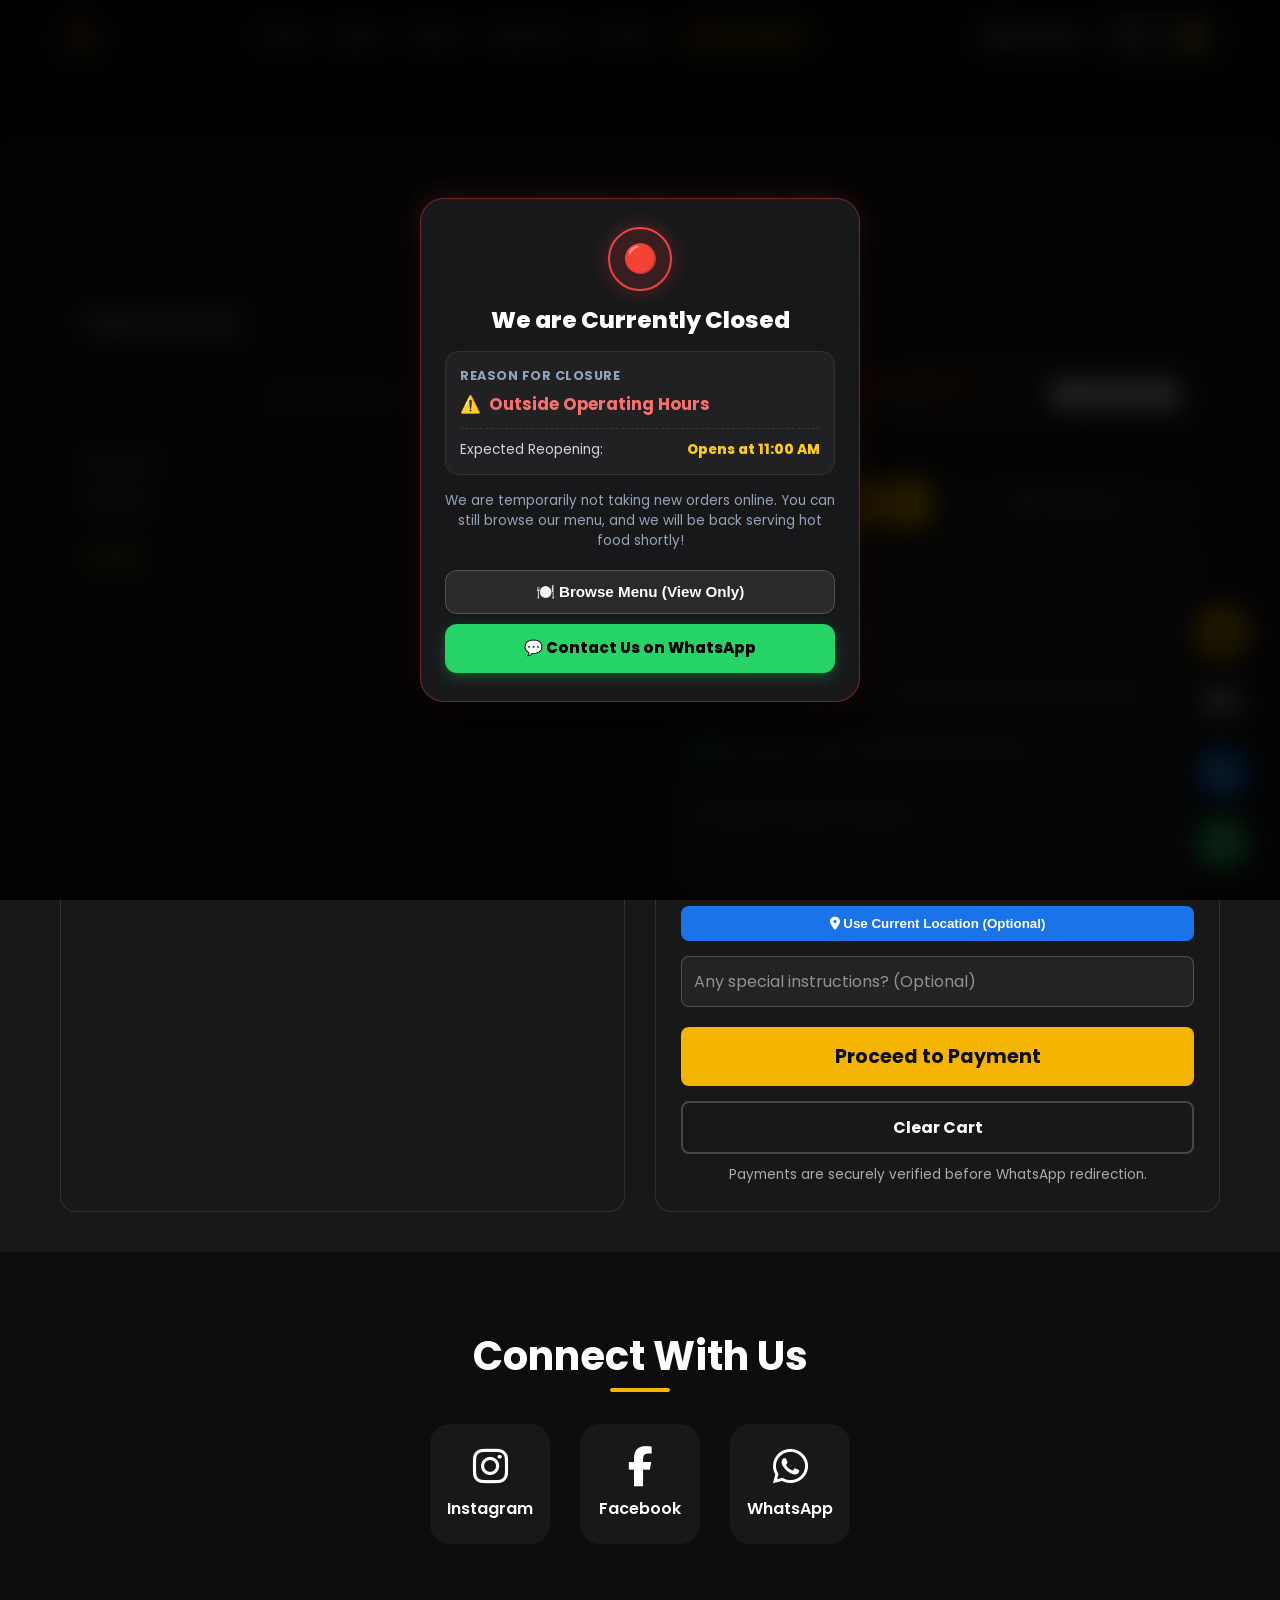
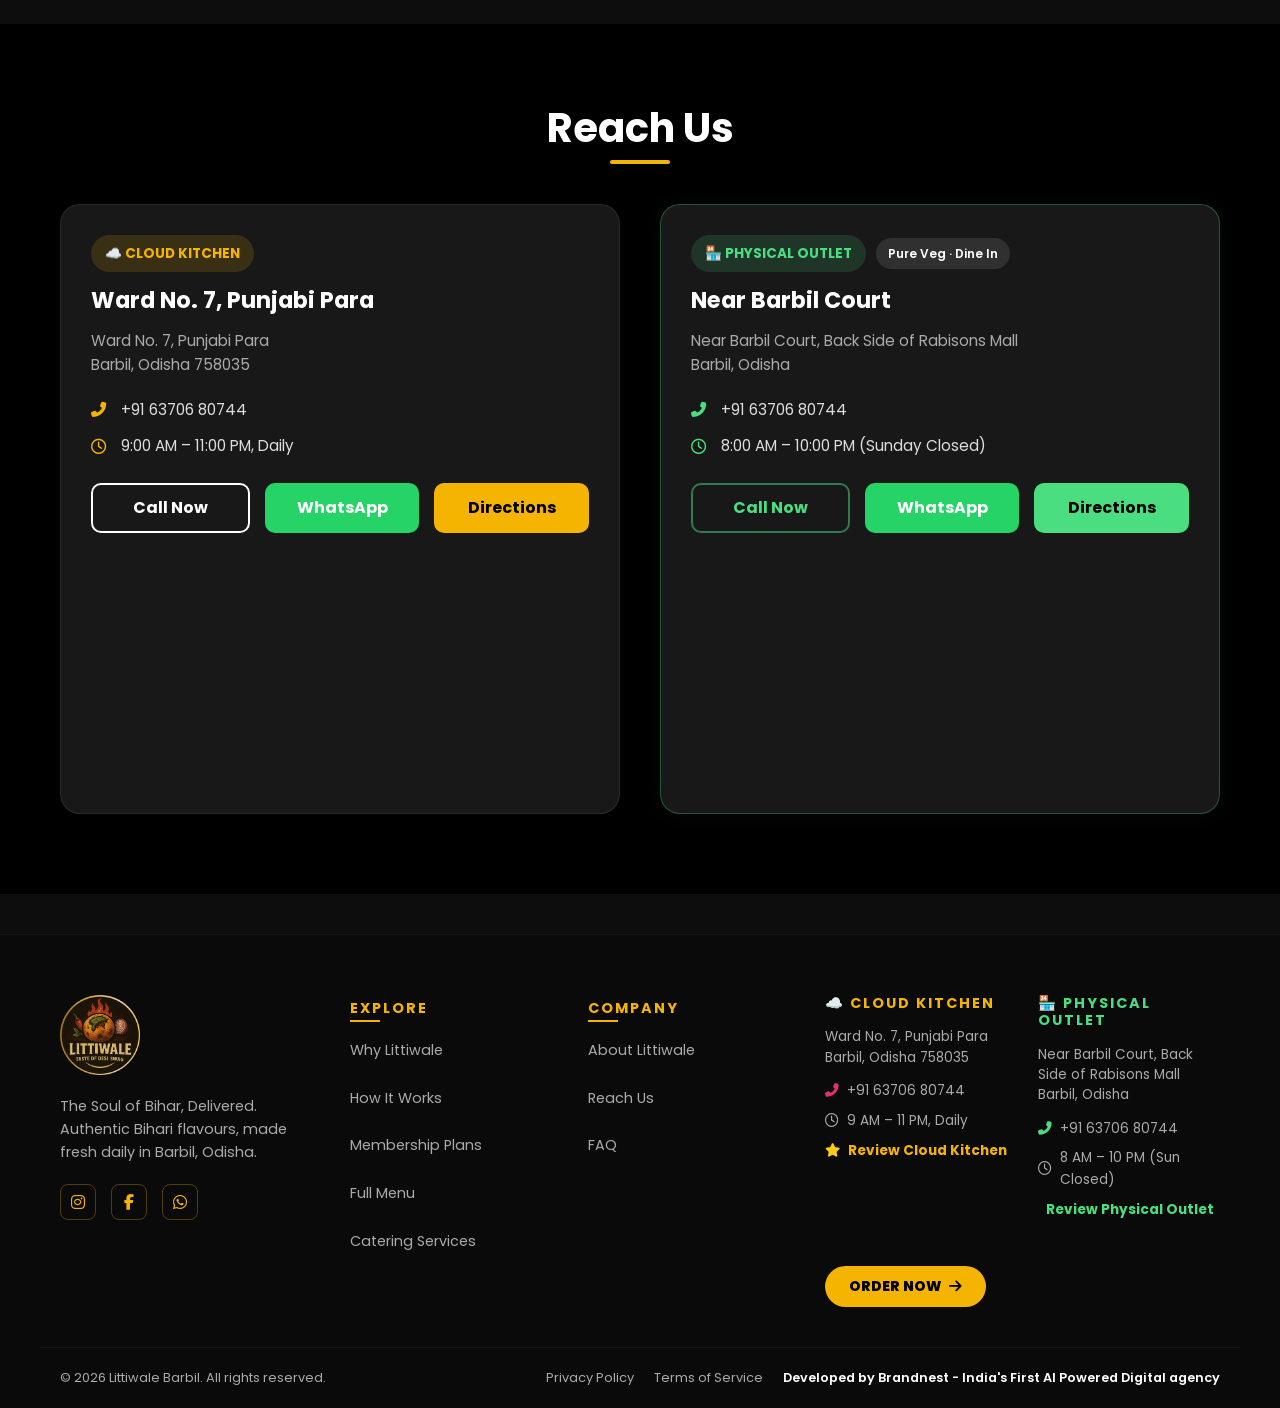
<file: checkout.html>
<!DOCTYPE html>
<html lang="en">

<head>
    <meta charset="UTF-8">
    <meta name="viewport" content="width=device-width, initial-scale=1.0">

    <!-- ✅ SEO TITLE -->
    <title>Checkout | Littiwale Barbil | Best Restaurant in Barbil</title>
    <meta name="robots" content="noindex, follow">

    <!-- ✅ SEO DESCRIPTION -->
    <meta name="description" content="Secure checkout at Littiwale Barbil. Order authentic Litti Chokha, pure veg thali, chole bhature, idli, dhokla, pizza, biryani, snacks, and beverages. Best food delivery and takeaway in Barbil!">

    <!-- ✅ SEO KEYWORDS -->
    <meta name="keywords" content="littiwale checkout, best restaurant in barbil order, food delivery barbil, snacks and beverages barbil, pure veg restaurant barbil order, chole bhature barbil, idli dhokla near me, litti chokha near me barbil, top food delivery barbil odisha, online food order barbil, pizza barbil, biryani barbil, budget friendly meals near me">

    <!-- ✅ AUTHOR -->
    <meta name="author" content="Littiwale Barbil">

    <!-- ✅ CANONICAL -->
    <link rel="canonical" href="https://littiwale.co.in/checkout">

    <!-- ✅ SOCIAL (OpenGraph / Google Preview) -->
    <meta property="og:title" content="Checkout | Littiwale Barbil | Best Restaurant & Food Delivery">
    <meta property="og:site_name" content="Littiwale Barbil">
    <meta property="og:description" content="Complete your order at Littiwale Barbil for authentic Litti Chokha, Thalis, Chole Bhature, Pizza, Biryani & more!">
    <meta property="og:type" content="website">
    <meta property="og:url" content="https://littiwale.co.in/checkout">
    <meta property="og:image" content="https://littiwale.co.in/images/logo.png">
    <meta name="twitter:card" content="summary">
    <meta name="twitter:image" content="https://littiwale.co.in/images/logo.png">

    <!-- ✅ SCHEMA.ORG JSON-LD FOR LOCAL RESTAURANT SEO -->
    <script type="application/ld+json">
    {
      "@context": "https://schema.org",
      "@graph": [
        {
          "@type": "WebSite",
          "@id": "https://littiwale.co.in/#website",
          "url": "https://littiwale.co.in/",
          "name": "Littiwale Barbil",
          "alternateName": ["Littiwale", "Litti Wale Barbil", "Littiwale Restaurant"],
          "description": "Best Restaurant in Barbil offering authentic Litti Chokha, Pizza, Biryani, Snacks & Beverages."
        }
      ]
    }
    </script>

    <!-- ✅ FAVICON & PWA SUPPORT -->
    <meta name="theme-color" content="#f97316">
    <meta name="mobile-web-app-capable" content="yes">
    <meta name="apple-mobile-web-app-capable" content="yes">
    <meta name="apple-mobile-web-app-status-bar-style" content="black-translucent">
    <meta name="apple-mobile-web-app-title" content="Littiwale">
    <link rel="icon" type="image/x-icon" href="/favicon.ico">
    <link rel="icon" type="image/png" sizes="48x48" href="/images/favicon-48x48.png">
    <link rel="icon" type="image/png" sizes="96x96" href="/images/favicon-96x96.png">
    <link rel="icon" type="image/png" sizes="192x192" href="/images/favicon-192x192.png">
    <link rel="apple-touch-icon" sizes="180x180" href="/images/apple-touch-icon.png">
    <link rel="manifest" href="/manifest.json">

    <link rel="stylesheet" href="css/style.css?v=20261119-universal-variants">

    <link
        href="https://fonts.googleapis.com/css2?family=Poppins:wght@400;500;600;700;800&display=swap"
        rel="stylesheet">

    <link rel="stylesheet" href="https://cdnjs.cloudflare.com/ajax/libs/font-awesome/6.4.0/css/all.min.css">
</head>


<body>


    <!-- NAVBAR -->
    <nav class="navbar">
        <div class="nav-container">
            <button class="mobile-toggle hamburger" aria-label="Toggle navigation">
                <i class="fas fa-bars"></i>
            </button>

            <a href="/" class="logo-link">
                <img src="images/logo.png" class="nav-logo" alt="Litti Wale">
            </a>

            <ul class="nav-links">
                <li><a href="/#home">Home</a></li>
                <li><a href="/menu">Menu</a></li>
                <li><a href="/#about">About</a></li>
                <li><a href="/#reach">Reach Us</a></li>
                <li><a href="/#connect">Social</a></li>
                <li><a href="/menu" class="nav-get-deals-btn">🔥 Get Deals</a></li>
            </ul>

            <div style="display:flex; align-items:center; gap:8px;">
                <button type="button" class="nav-my-orders-btn" onclick="openCustomerOrdersDrawer()" title="View past orders & saved address">
                    <i class="fas fa-user-circle"></i>
                    <span>My Orders</span>
                </button>

                <a href="javascript:void(0)" class="cart-link nav-cart-btn">
                    <i class="fas fa-shopping-cart"></i>
                    Cart
                    <span id="cart-count" class="cart-badge">0</span>
                </a>
            </div>
        </div>
    </nav>



    <!-- CHECKOUT SECTION -->
    <section id="checkout-section" class="menu-section" style="padding:40px 0; min-height:60vh; margin-top:80px;">
        <div class="container">
            <h2 class="section-title text-center">Complete Your Order</h2>
            <div class="divider"></div>
            
            <div class="checkout-grid" style="display:grid; grid-template-columns:minmax(0, 1fr) minmax(0, 1fr); gap:30px; margin-top:30px;">
                <!-- Left: Order Summary -->
                <div style="min-width:0; background:var(--bg-light); border:1px solid rgba(255,255,255,0.1); border-radius:16px; padding:25px;">
                    <h3 style="margin-bottom:20px; border-bottom:1px solid rgba(255,255,255,0.1); padding-bottom:10px;">Order Summary</h3>
                    <div id="checkout-items-container">
                        <!-- Items injected here by js/main.js -->
                    </div>
                    <div id="checkout-summary" style="margin-top:20px;">
                        <div style="display:flex; justify-content:space-between; margin-bottom:10px;">
                            <span>Subtotal</span>
                            <span id="checkout-subtotal">₹0</span>
                        </div>
                        <div id="checkout-discount-row" style="display:none; justify-content:space-between; margin-bottom:10px; color:#28a745;">
                            <span>Discount</span>
                            <span id="checkout-discount">-₹0</span>
                        </div>
                        <div style="display:flex; justify-content:space-between; margin-bottom:10px;">
                            <span>Delivery</span>
                            <span id="checkout-delivery">₹0</span>
                        </div>
                        <div style="display:flex; justify-content:space-between; margin-top:15px; border-top:1px dashed rgba(255,255,255,0.2); padding-top:15px; font-weight:bold; font-size:1.2rem; color:var(--primary-color);">
                            <span>Total</span>
                            <span id="checkout-total">₹0</span>
                        </div>
                    </div>
                </div>

                <!-- Right: Form -->
                <div style="min-width:0; background:var(--bg-light); border:1px solid rgba(255,255,255,0.1); border-radius:16px; padding:25px;">
                    <div style="display:flex; justify-content:space-between; align-items:center; border-bottom:1px solid rgba(255,255,255,0.1); padding-bottom:10px; margin-bottom:16px;">
                        <h3 style="margin:0;">Delivery Details</h3>
                        <div id="checkout-user-badge" style="font-size:12px; color:#cbd5e1;"></div>
                    </div>

                    <!-- Auth Prompt Banner for Non-Logged In Users -->
                    <div id="checkout-auth-banner" style="background:rgba(249, 115, 22, 0.08); border:1px solid rgba(249, 115, 22, 0.3); border-radius:12px; padding:12px 14px; margin-bottom:18px; display:flex; justify-content:space-between; align-items:center; flex-wrap:wrap; gap:10px;">
                        <div>
                            <div style="font-weight:700; font-size:13px; color:#f97316;">⚡ Faster Checkout & Saved Address</div>
                            <div style="font-size:11.5px; color:#94a3b8;">1-Click Google login or fill below as guest</div>
                        </div>
                        <button type="button" onclick="window.handleGoogleLoginFromModal()" style="background:#ffffff; color:#1f2937; border:none; padding:7px 12px; border-radius:8px; font-weight:700; font-size:12px; cursor:pointer; display:inline-flex; align-items:center; gap:6px; box-shadow:0 2px 6px rgba(0,0,0,0.2);">
                            <svg width="14" height="14" viewBox="0 0 24 24"><path fill="#4285F4" d="M22.56 12.25c0-.78-.07-1.53-.2-2.25H12v4.26h5.92c-.26 1.37-1.04 2.53-2.21 3.31v2.77h3.57c2.08-1.92 3.28-4.74 3.28-8.09z"/><path fill="#34A853" d="M12 23c2.97 0 5.46-.98 7.28-2.66l-3.57-2.77c-.98.66-2.23 1.06-3.71 1.06-2.86 0-5.29-1.93-6.16-4.53H2.18v2.84C3.99 20.53 7.7 23 12 23z"/><path fill="#FBBC05" d="M5.84 14.09c-.22-.66-.35-1.36-.35-2.09s.13-1.43.35-2.09V7.06H2.18C1.43 8.55 1 10.22 1 12s.43 3.45 1.18 4.94l2.85-2.22.81-.63z"/><path fill="#EA4335" d="M12 5.38c1.62 0 3.06.56 4.21 1.64l3.15-3.15C17.45 2.09 14.97 1 12 1 7.7 1 3.99 3.47 2.18 7.06l3.66 2.84c.87-2.6 3.3-4.52 6.16-4.52z"/></svg>
                            <span>Google Sign-In</span>
                        </button>
                    </div>
                    
                    <div class="form-group mt-3" style="margin-bottom:15px;">
                        <label>Select Order Type:</label>
                        <div style="display:flex; gap:10px; margin-top:10px;">
                            <label style="flex:1; background:#1c1c1c; color:#ffffff; padding:10px; border-radius:8px; border:1px solid var(--primary-color); text-align:center; cursor:pointer;" class="order-type-label">
                                <input type="radio" name="checkoutOrderType" id="checkout-type-delivery" value="delivery" checked style="margin-right:5px; accent-color:var(--primary-color);"> Delivery
                            </label>
                            <label style="flex:1; background:#1c1c1c; color:#ffffff; padding:10px; border-radius:8px; border:1px solid #444; text-align:center; cursor:pointer;" class="order-type-label">
                                <input type="radio" name="checkoutOrderType" id="checkout-type-takeaway" value="takeaway" style="margin-right:5px; accent-color:var(--primary-color);"> Takeaway
                            </label>
                        </div>
                    </div>

                    <div class="form-group" style="margin-bottom:15px;">
                        <input type="text" id="checkout-name" class="form-control" placeholder="Your Name" style="width:100%; padding:12px; background:rgba(255,255,255,0.05); border:1px solid rgba(255,255,255,0.2); color:white; border-radius:8px;">
                    </div>
                    <div class="form-group" style="margin-bottom:10px;">
                        <input type="tel" id="checkout-phone" class="form-control" placeholder="Calling Phone Number" style="width:100%; padding:12px; background:rgba(255,255,255,0.05); border:1px solid rgba(255,255,255,0.2); color:white; border-radius:8px;">
                    </div>

                    <!-- Optional Email for PDF Bill & Updates -->
                    <div class="form-group" style="margin-bottom:12px;">
                        <input type="email" id="checkout-email" class="form-control" placeholder="Email Address (Optional — To receive Official PDF Bill on Delivery)" style="width:100%; padding:12px; background:rgba(255,255,255,0.05); border:1px solid rgba(255,255,255,0.2); color:white; border-radius:8px; font-size:13.5px;">
                    </div>

                    <!-- WhatsApp Number Toggle Option -->
                    <div class="form-group" style="margin-bottom:16px; background:rgba(255,255,255,0.03); border:1px solid rgba(255,255,255,0.08); padding:10px 14px; border-radius:8px;">
                        <label style="display:flex; align-items:center; gap:9px; font-size:0.85rem; color:#cbd5e1; cursor:pointer; user-select:none; margin-bottom:0;">
                            <input type="checkbox" id="same-whatsapp-chk" checked style="accent-color:#25d366; width:17px; height:17px; cursor:pointer;">
                            <span>WhatsApp number is same as calling number</span>
                        </label>
                        <div id="custom-whatsapp-wrap" style="display:none; margin-top:10px;">
                            <input type="tel" id="checkout-whatsapp" class="form-control" placeholder="Enter WhatsApp Number for Order Confirmation" style="width:100%; padding:11px; background:rgba(37,211,102,0.08); border:1px solid rgba(37,211,102,0.4); color:white; border-radius:8px;">
                            <small style="color:#94a3b8; font-size:11px; margin-top:4px; display:block;">We will send order confirmation & live tracking updates to this WhatsApp number.</small>
                        </div>
                    </div>

                    <!-- Address Block (Auto hides/changes for Takeaway) -->
                    <div id="checkout-address-block" class="form-group" style="margin-bottom:15px; position:relative;">
                        <!-- Saved Addresses Pills (populated by JS when phone is recognized) -->
                        <div id="saved-addresses-container" style="display:none; margin-bottom:10px;">
                            <div style="font-size:11px; font-weight:700; color:#94a3b8; text-transform:uppercase; letter-spacing:0.6px; margin-bottom:7px;">📍 Saved Addresses</div>
                            <div id="saved-address-pills" style="display:flex; flex-wrap:wrap; gap:7px;"></div>
                        </div>
                        <textarea id="checkout-address" class="form-control" placeholder="Complete Delivery Address" rows="3" style="width:100%; padding:12px; background:rgba(255,255,255,0.05); border:1px solid rgba(255,255,255,0.2); color:white; border-radius:8px;"></textarea>
                        <input type="hidden" id="checkout-landmark" value="">
                        <button type="button" id="btn-gps" style="margin-top:10px; width:100%; padding:10px; background:#1a73e8; color:white; border:none; border-radius:8px; font-weight:bold; cursor:pointer;"><i class="fas fa-map-marker-alt"></i> Use Current Location (Optional)</button>
                    </div>

                    <div id="checkout-takeaway-info-block" style="display:none; margin-bottom:15px; background:rgba(249,115,22,0.1); border:1px solid rgba(249,115,22,0.3); border-radius:8px; padding:12px 14px;">
                        <div style="font-weight:700; color:#fbbf24; font-size:0.9rem; margin-bottom:4px;">🛍️ Self Pickup / Takeaway Selected</div>
                        <div style="font-size:0.8rem; color:#cbd5e1; line-height:1.4;">Pickup Point: <strong>Littiwale Cloud Kitchen, Barbil</strong>. No delivery fee is charged.</div>
                    </div>

                    <div class="form-group" style="margin-bottom:20px;">
                        <input type="text" id="checkout-notes" class="form-control" placeholder="Any special instructions? (Optional)" style="width:100%; padding:12px; background:rgba(255,255,255,0.05); border:1px solid rgba(255,255,255,0.2); color:white; border-radius:8px;">
                    </div>

                    <button id="checkout-place-order-btn" class="btn btn-primary" style="width:100%; padding:15px; font-size:1.2rem; border-radius:8px; color:#0d0d0d; font-weight:bold;">Proceed to Payment</button>
                    <button id="clear-cart-global" class="btn btn-outline" style="width:100%; margin-top:15px; padding:12px; border-radius:8px; font-weight:bold; border-color: rgba(255,255,255,0.2);">Clear Cart</button>
                    <p style="text-align:center; margin-top:10px; font-size:0.85rem; color:var(--text-secondary);">Payments are securely verified before WhatsApp redirection.</p>
                </div>
            </div>
            
        </div>
    </section>

    <!-- CONNECT -->

    <section class="connect-section">

        <div class="container text-center">

            <h2 class="section-title">
                Connect With Us
            </h2>

            <div class="divider"></div>


            <div class="social-links-large">

                <a href="https://www.instagram.com/littiwaleofficial/" target="_blank" class="social-card instagram">

                    <i class="fab fa-instagram"></i>

                    Instagram

                </a>


                <a href="https://www.facebook.com/share/18fQs5NEQU/" target="_blank" class="social-card facebook">

                    <i class="fab fa-facebook-f"></i>

                    Facebook

                </a>


                <a href="https://wa.me/916370680744" target="_blank" class="social-card whatsapp">

                    <i class="fab fa-whatsapp"></i>

                    WhatsApp

                </a>

            </div>

        </div>

    </section>



    <!-- REACH US -->

    <section id="reach" class="reach-section" style="padding: 80px 0; background: var(--bg-dark);">
        <div class="container">
            <h2 class="section-title text-center">Reach Us</h2>
            <div class="divider"></div>
            
            <div style="display:flex; flex-wrap:wrap; gap:40px; margin-top:40px;">
                <!-- Location 1: Cloud Kitchen -->
                <div style="flex:1; min-width:320px; background:var(--bg-light); border:1px solid rgba(255,255,255,0.08); border-radius:20px; overflow:hidden; display:flex; flex-direction:column;">
                    <div style="padding:30px; flex:1;">
                        <div style="display:flex; align-items:center; gap:10px; margin-bottom:15px;">
                            <span style="background:rgba(244,180,0,0.15); color:var(--primary-color); padding:8px 14px; border-radius:30px; font-weight:700; font-size:0.85rem;">☁️ CLOUD KITCHEN</span>
                        </div>
                        <h3 style="font-size:1.4rem; color:#fff; margin-bottom:15px; font-weight:700;">Ward No. 7, Punjabi Para</h3>
                        <p style="color:var(--text-secondary); font-size:0.95rem; margin-bottom:20px; line-height:1.6;">
                            Ward No. 7, Punjabi Para<br>Barbil, Odisha 758035
                        </p>
                        <div style="display:flex; flex-direction:column; gap:12px; margin-bottom:25px;">
                            <span style="color:#ddd; font-size:0.95rem; display:flex; align-items:center; gap:10px;">
                                <i class="fas fa-phone-alt" style="color:var(--primary-color); width:20px;"></i> +91 63706 80744
                            </span>
                            <span style="color:#ddd; font-size:0.95rem; display:flex; align-items:center; gap:10px;">
                                <i class="far fa-clock" style="color:var(--primary-color); width:20px;"></i> 9:00 AM – 11:00 PM, Daily
                            </span>
                        </div>
                        <div style="display:flex; gap:15px; flex-wrap:wrap;">
                            <a href="tel:+916370680744" class="btn btn-outline" style="flex:1; min-width:110px; text-align:center; padding:10px; border-radius:10px;">Call Now</a>
                            <a href="https://wa.me/916370680744" target="_blank" class="btn btn-whatsapp" style="flex:1; min-width:110px; text-align:center; padding:10px; border-radius:10px;">WhatsApp</a>
                            <a href="https://maps.google.com/maps?q=22.1152751,85.3871145" target="_blank" class="btn btn-primary" style="flex:1; min-width:110px; text-align:center; padding:10px; border-radius:10px; color:#000; font-weight:bold;">Directions</a>
                        </div>
                    </div>
                    <div style="height:250px; width:100%;">
                        <iframe width="100%" height="100%" style="border:0;" loading="lazy" src="https://maps.google.com/maps?q=22.1152751,85.3871145&z=16&output=embed"></iframe>
                    </div>
                </div>

                <!-- Location 2: Physical Outlet -->
                <div style="flex:1; min-width:320px; background:var(--bg-light); border:1px solid rgba(74,222,128,0.3); border-radius:20px; overflow:hidden; display:flex; flex-direction:column; box-shadow:0 0 20px rgba(74,222,128,0.05);">
                    <div style="padding:30px; flex:1;">
                        <div style="display:flex; align-items:center; gap:10px; margin-bottom:15px;">
                            <span style="background:rgba(74,222,128,0.15); color:#4ade80; padding:8px 14px; border-radius:30px; font-weight:700; font-size:0.85rem;">🏪 PHYSICAL OUTLET</span>
                            <span style="background:rgba(255,255,255,0.1); color:#fff; padding:6px 12px; border-radius:20px; font-size:0.75rem; font-weight:600;">Pure Veg · Dine In</span>
                        </div>
                        <h3 style="font-size:1.4rem; color:#fff; margin-bottom:15px; font-weight:700;">Near Barbil Court</h3>
                        <p style="color:var(--text-secondary); font-size:0.95rem; margin-bottom:20px; line-height:1.6;">
                            Near Barbil Court, Back Side of Rabisons Mall<br>Barbil, Odisha
                        </p>
                        <div style="display:flex; flex-direction:column; gap:12px; margin-bottom:25px;">
                            <span style="color:#ddd; font-size:0.95rem; display:flex; align-items:center; gap:10px;">
                                <i class="fas fa-phone-alt" style="color:#4ade80; width:20px;"></i> +91 63706 80744
                            </span>
                            <span style="color:#ddd; font-size:0.95rem; display:flex; align-items:center; gap:10px;">
                                <i class="far fa-clock" style="color:#4ade80; width:20px;"></i> 8:00 AM – 10:00 PM (Sunday Closed)
                            </span>
                        </div>
                        <div style="display:flex; gap:15px; flex-wrap:wrap;">
                            <a href="tel:+916370680744" class="btn btn-outline" style="flex:1; min-width:110px; text-align:center; padding:10px; border-radius:10px; border-color:rgba(74,222,128,0.5); color:#4ade80;">Call Now</a>
                            <a href="https://wa.me/916370680744" target="_blank" class="btn btn-whatsapp" style="flex:1; min-width:110px; text-align:center; padding:10px; border-radius:10px;">WhatsApp</a>
                            <a href="https://maps.google.com/maps?q=22.099435,85.386035" target="_blank" class="btn btn-primary" style="flex:1; min-width:110px; text-align:center; padding:10px; border-radius:10px; background:#4ade80; color:#000; font-weight:bold;">Directions</a>
                        </div>
                    </div>
                    <div style="height:250px; width:100%;">
                        <iframe width="100%" height="100%" style="border:0;" loading="lazy" src="https://maps.google.com/maps?q=22.099435,85.386035&z=16&output=embed"></iframe>
                    </div>
                </div>
            </div>

        </div>
    </section>



    <!-- FOOTER -->
    <footer class="footer" style="background:#0a0a0a; padding:60px 0 20px; border-top:1px solid rgba(255,255,255,0.05); margin-top:40px;">
        <div class="container" style="display:flex; flex-wrap:wrap; gap:40px; justify-content:space-between; margin-bottom:40px;">
            <div class="footer-brand" style="flex:1; min-width:250px;">
                <img src="images/logo.png" alt="Litti Wale" style="height:80px; margin-bottom:20px;">
                <p style="color:var(--text-secondary); font-size:0.9rem; line-height:1.6; margin-bottom:20px;">The Soul of Bihar, Delivered.<br>Authentic Bihari flavours, made fresh daily in Barbil, Odisha.</p>
                <div style="display:flex; gap:15px;">
                    <a href="https://www.instagram.com/littiwaleofficial/" target="_blank" style="width:36px; height:36px; border-radius:8px; border:1px solid rgba(244,180,0,0.3); display:flex; align-items:center; justify-content:center; color:var(--primary-color); transition:all 0.3s ease;"><i class="fab fa-instagram"></i></a>
                    <a href="https://www.facebook.com/share/18fQs5NEQU/" target="_blank" style="width:36px; height:36px; border-radius:8px; border:1px solid rgba(244,180,0,0.3); display:flex; align-items:center; justify-content:center; color:var(--primary-color); transition:all 0.3s ease;"><i class="fab fa-facebook-f"></i></a>
                    <a href="https://wa.me/916370680744" target="_blank" style="width:36px; height:36px; border-radius:8px; border:1px solid rgba(244,180,0,0.3); display:flex; align-items:center; justify-content:center; color:var(--primary-color); transition:all 0.3s ease;"><i class="fab fa-whatsapp"></i></a>
                </div>
            </div>

            <div class="footer-links" style="flex:1; min-width:150px;">
                <h4 style="color:var(--primary-color); font-size:0.9rem; letter-spacing:2px; text-transform:uppercase; margin-bottom:20px;">Explore</h4>
                <ul style="list-style:none; padding:0; margin:0; display:flex; flex-direction:column; gap:12px;">
                    <li><a href="/#why-us" style="color:var(--text-secondary); font-size:0.9rem; transition:color 0.3s ease; text-decoration:none;">Why Littiwale</a></li>
                    <li><a href="/#how-it-works" style="color:var(--text-secondary); font-size:0.9rem; transition:color 0.3s ease; text-decoration:none;">How It Works</a></li>
                    <li><a href="/#membership-section" style="color:var(--text-secondary); font-size:0.9rem; transition:color 0.3s ease; text-decoration:none;">Membership Plans</a></li>
                    <li><a href="/menu" style="color:var(--text-secondary); font-size:0.9rem; transition:color 0.3s ease; text-decoration:none;">Full Menu</a></li>
                    <li><a href="/#catering-section" style="color:var(--text-secondary); font-size:0.9rem; transition:color 0.3s ease; text-decoration:none;">Catering Services</a></li>
                </ul>
            </div>

            <div class="footer-links" style="flex:1; min-width:150px;">
                <h4 style="color:var(--primary-color); font-size:0.9rem; letter-spacing:2px; text-transform:uppercase; margin-bottom:20px;">Company</h4>
                <ul style="list-style:none; padding:0; margin:0; display:flex; flex-direction:column; gap:12px;">
                    <li><a href="/#about" style="color:var(--text-secondary); font-size:0.9rem; transition:color 0.3s ease; text-decoration:none;">About Littiwale</a></li>
                    <li><a href="/#reach" style="color:var(--text-secondary); font-size:0.9rem; transition:color 0.3s ease; text-decoration:none;">Reach Us</a></li>
                    <li><a href="/#faq" style="color:var(--text-secondary); font-size:0.9rem; transition:color 0.3s ease; text-decoration:none;">FAQ</a></li>
                </ul>
            </div>

            <div class="footer-contact" style="flex:2; min-width:300px; display:flex; flex-wrap:wrap; gap:30px;">
                <div style="flex:1; min-width:140px;">
                    <h4 style="color:var(--primary-color); font-size:0.9rem; letter-spacing:2px; text-transform:uppercase; margin-bottom:15px;">☁️ Cloud Kitchen</h4>
                    <p style="color:var(--text-secondary); font-size:0.85rem; margin-bottom:12px; line-height:1.5;">Ward No. 7, Punjabi Para<br>Barbil, Odisha 758035</p>
                    <div style="display:flex; flex-direction:column; gap:8px; margin-bottom:15px;">
                        <a href="tel:+916370680744" style="color:var(--text-secondary); font-size:0.85rem; display:flex; align-items:center; gap:8px; text-decoration:none;"><i class="fas fa-phone-alt" style="color:#E1306C;"></i> +91 63706 80744</a>
                        <span style="color:var(--text-secondary); font-size:0.85rem; display:flex; align-items:center; gap:8px;"><i class="far fa-clock" style="color:var(--text-secondary);"></i> 9 AM – 11 PM, Daily</span>
                        <a href="https://g.page/r/CYlrxD6jO24cEAE/review" target="_blank" style="color:var(--primary-color); font-size:0.85rem; display:flex; align-items:center; gap:8px; text-decoration:none; font-weight:700;"><i class="fas fa-star" style="color:#facc15;"></i> Review Cloud Kitchen</a>
                    </div>
                </div>
                <div style="flex:1; min-width:140px;">
                    <h4 style="color:#4ade80; font-size:0.9rem; letter-spacing:2px; text-transform:uppercase; margin-bottom:15px;">🏪 Physical Outlet</h4>
                    <p style="color:var(--text-secondary); font-size:0.85rem; margin-bottom:12px; line-height:1.5;">Near Barbil Court, Back Side of Rabisons Mall<br>Barbil, Odisha</p>
                    <div style="display:flex; flex-direction:column; gap:8px; margin-bottom:15px;">
                        <a href="tel:+916370680744" style="color:var(--text-secondary); font-size:0.85rem; display:flex; align-items:center; gap:8px; text-decoration:none;"><i class="fas fa-phone-alt" style="color:#4ade80;"></i> +91 63706 80744</a>
                        <span style="color:var(--text-secondary); font-size:0.85rem; display:flex; align-items:center; gap:8px;"><i class="far fa-clock" style="color:var(--text-secondary);"></i> 8 AM – 10 PM (Sun Closed)</span>
                        <a href="https://g.page/r/CWt0NauZrydZEAE/review" target="_blank" style="color:#4ade80; font-size:0.85rem; display:flex; align-items:center; gap:8px; text-decoration:none; font-weight:700;"><i class="fas fa.star" style="color:#facc15;"></i> Review Physical Outlet</a>
                    </div>
                </div>
                <div style="width:100%;">
                    <button onclick="window.location.href='/menu'" class="btn btn-primary" style="padding:10px 24px; font-size:0.9rem; border-radius:30px; border:none; color:#000; font-weight:800; cursor:pointer;">ORDER NOW <i class="fas fa-arrow-right"></i></button>
                </div>
            </div>
        </div>

        <div class="container" style="border-top:1px solid rgba(255,255,255,0.05); padding-top:20px; display:flex; flex-wrap:wrap; justify-content:space-between; align-items:center; gap:15px;">
            <p style="color:var(--text-secondary); font-size:0.8rem; margin:0;">© 2026 Littiwale Barbil. All rights reserved.</p>
            <div style="display:flex; gap:20px; font-size:0.8rem;">
                <a href="#" style="color:var(--text-secondary); transition:color 0.3s ease; text-decoration:none;">Privacy Policy</a>
                <a href="#" style="color:var(--text-secondary); transition:color 0.3s ease; text-decoration:none;">Terms of Service</a>
                <a href="https://brandnestagency.vercel.app" target="_blank" rel="noopener noreferrer" style="color:var(--text-primary); font-weight:600; transition:color 0.3s ease; text-decoration:none;">Developed by Brandnest - India's First AI Powered Digital agency</a>
            </div>
        </div>
    </footer>



    <!-- FLOAT BUTTONS -->

    <div class="fab-container">

        <button onclick="openPartnerModal()" class="fab-btn" style="background:#ffbc00; color:#000; border:none; outline:none;">

            <i class="fas fa-motorcycle"></i>

        </button>


        <a href="javascript:void(0)" class="fab-btn cart-fab" style="background:#333;color:white">

            <i class="fas fa-shopping-cart"></i>

            <span id="fab-cart-badge">0</span>

        </a>


        <a href="tel:+916370680744" class="fab-btn" style="background:#007bff;color:white">

            <i class="fas fa-phone"></i>

        </a>


        <a href="https://wa.me/916370680744" target="_blank" class="fab-btn" style="background:#25d366;color:white">

            <i class="fab fa-whatsapp"></i>

        </a>

    </div>



    <!-- PARTNER MODAL -->
    <div id="partner-popup" class="payment-modal">
        <div class="payment-modal-content" style="max-width: 400px; text-align: center;">
            <button id="close-partner-popup" class="close-btn" style="position: absolute; right: 20px; top: 15px;">&times;</button>
            <div style="font-size: 3rem; margin-bottom: 10px; line-height: 1;">🛵</div>
            <h2 style="font-family: var(--font-heading); color: var(--primary-color); margin-bottom: 15px;">Choose Your Preferred Ordering Option</h2>
            <div style="display: flex; flex-direction: column; gap: 15px;">
                <button onclick="window.location.href='/menu'" class="btn btn-primary" style="font-size: 1.1rem; padding: 12px; font-weight: bold; border:none;">
                    Order Directly from Website
                </button>
                <a href="https://zomato.onelink.me/xqzv/pehoc5j0" target="_blank" class="btn" style="background:#e23744; color:#fff; font-size: 1.1rem; padding: 12px; border-radius: 8px; font-weight: bold; text-decoration:none;">
                    Zomato
                </a>
            </div>
        </div>
    </div>

    <script src="js/main.js?v=20261119-universal-variants"></script>
    <script src="js/restaurant-timing.js?v=20261119-universal-variants"></script>
</body>

</html>
</file>
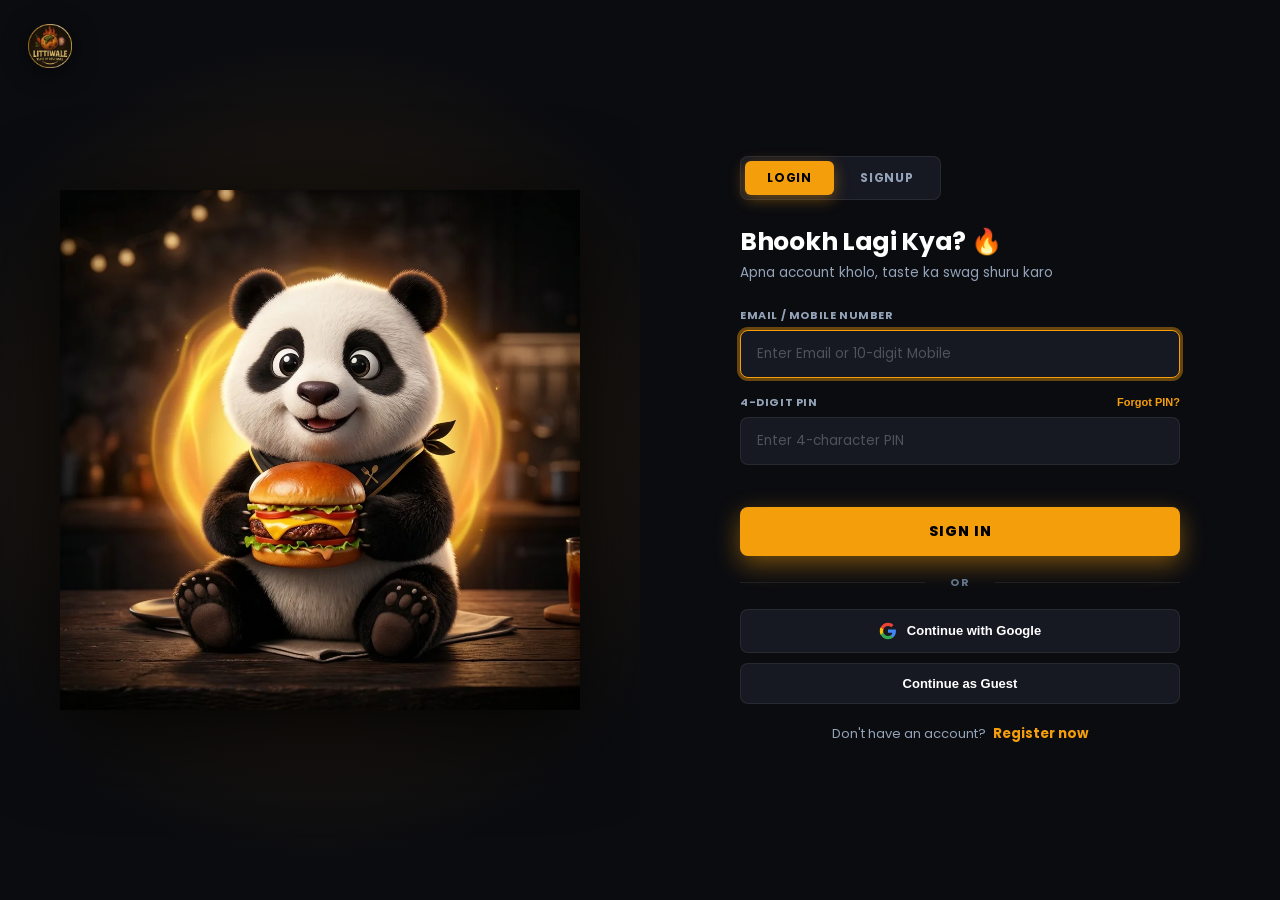
<file: login.html>
<!DOCTYPE html>
<html lang="en">
<head>
    <meta charset="UTF-8">
    <meta name="viewport" content="width=device-width, initial-scale=1.0, maximum-scale=1.0, user-scalable=no">
    <title>Sign In & Register | Littiwale Barbil</title>
    <meta name="robots" content="noindex, follow">
    <meta name="description" content="Sign in or register to Littiwale Barbil to order authentic Bihari Litti Chokha and track live food orders.">
    <link rel="canonical" href="https://littiwale.co.in/login.html">
    <meta property="og:title" content="Sign In & Register | Littiwale Barbil">
    <meta property="og:description" content="Access your Littiwale account to save addresses and track live orders.">
    <meta property="og:image" content="https://littiwale.co.in/images/logo.png">
    <meta property="og:url" content="https://littiwale.co.in/login.html">
    <meta name="twitter:card" content="summary">
    <meta name="twitter:image" content="https://littiwale.co.in/images/logo.png">
    <link rel="icon" type="image/x-icon" href="/favicon.ico">
    <link rel="icon" type="image/png" sizes="48x48" href="/images/favicon-48x48.png">
    <link rel="icon" type="image/png" sizes="96x96" href="/images/favicon-96x96.png">
    <link rel="icon" type="image/png" sizes="192x192" href="/images/favicon-192x192.png">
    <link rel="apple-touch-icon" sizes="180x180" href="/images/apple-touch-icon.png">
    
    <!-- Google Fonts -->
    <link rel="preconnect" href="https://fonts.googleapis.com">
    <link rel="preconnect" href="https://fonts.gstatic.com" crossorigin>
    <link href="https://fonts.googleapis.com/css2?family=Poppins:wght@400;500;600;700;800;900&family=Outfit:wght@600;700;800;900&display=swap" rel="stylesheet">
    
    <!-- FontAwesome -->
    <link rel="stylesheet" href="https://cdnjs.cloudflare.com/ajax/libs/font-awesome/6.4.0/css/all.min.css">
    
    <!-- Stylesheets -->
    <link rel="stylesheet" href="css/login.css">
</head>
<body class="bg-primary">

    <div id="auth-container">
        
        <!-- Logo Overlay -->
        <div class="logo-overlay">
            <a href="/" class="logo-icon" title="Littiwale Home">
                <img src="images/logo.png" alt="Littiwale Logo">
            </a>
        </div>

        <!-- LEFT PANEL - Mascot Panda (Desktop) -->
        <div class="left">
            <img class="mascot-img hero-img-login" src="images/login_panda.webp" alt="Littiwale Login Mascot">
            <img class="mascot-img hero-img-signup" src="images/signup_panda.webp" alt="Littiwale Signup Mascot">
        </div>

        <!-- RIGHT PANEL — Auth Forms & Card -->
        <div class="right">
            <div class="card-inner">
                
                <!-- Animated Litti Loader -->
                <div id="auth-loader">
                    <div class="litti-loader">
                        <div class="litti-fire">
                            <div class="flame f1"></div>
                            <div class="flame f2"></div>
                            <div class="flame f3"></div>
                        </div>
                        <div class="litti-ball">
                            <div class="litti-crack"></div>
                        </div>
                    </div>
                    <p id="litti-loader-status" class="litti-loader-text">Litti pak rahi hai...</p>
                </div>

                <!-- Tabs (2 Tabs only: LOGIN / SIGNUP) -->
                <div class="tabs">
                    <div id="tab-login" class="tab active">LOGIN</div>
                    <div id="tab-signup" class="tab">SIGNUP</div>
                </div>

                <!-- 1. LOGIN FORM -->
                <div id="login-form-side" class="form-container form-show">
                    <h1>Bhookh Lagi Kya? 🔥</h1>
                    <p class="sub">Apna account kholo, taste ka swag shuru karo</p>

                    <form id="login-form">
                        <div class="field-group">
                            <label class="field-label">EMAIL / MOBILE NUMBER</label>
                            <input type="text" id="login-identifier" placeholder="Enter Email or 10-digit Mobile" required autofocus>
                        </div>
                        <div class="field-group">
                            <div style="display:flex; justify-content:space-between; align-items:center;">
                                <label class="field-label" style="margin:0 0 6px;">4-DIGIT PIN</label>
                                <button type="button" id="toggle-to-forgot" style="background:none; border:none; color:#f59e0b; font-size:11px; font-weight:700; cursor:pointer; margin-bottom:6px;">Forgot PIN?</button>
                            </div>
                            <input type="password" id="login-password" maxlength="8" placeholder="Enter 4-character PIN" required>
                        </div>

                        <div id="login-error" class="error-msg"></div>

                        <button type="submit" id="login-submit-btn" class="btn-luxury">SIGN IN</button>
                        
                        <div class="divider">OR</div>

                        <button type="button" id="google-login-btn" class="btn-social" onclick="window.handleGoogleLogin()">
                            <svg width="18" height="18" viewBox="0 0 24 24"><path fill="#4285F4" d="M22.56 12.25c0-.78-.07-1.53-.2-2.25H12v4.26h5.92c-.26 1.37-1.04 2.53-2.21 3.31v2.77h3.57c2.08-1.92 3.28-4.74 3.28-8.09z"/><path fill="#34A853" d="M12 23c2.97 0 5.46-.98 7.28-2.66l-3.57-2.77c-.98.66-2.23 1.06-3.71 1.06-2.86 0-5.29-1.93-6.16-4.53H2.18v2.84C3.99 20.53 7.7 23 12 23z"/><path fill="#FBBC05" d="M5.84 14.09c-.22-.66-.35-1.36-.35-2.09s.13-1.43.35-2.09V7.06H2.18C1.43 8.55 1 10.22 1 12s.43 3.45 1.18 4.94l2.85-2.22.81-.63z"/><path fill="#EA4335" d="M12 5.38c1.62 0 3.06.56 4.21 1.64l3.15-3.15C17.45 2.09 14.97 1 12 1 7.7 1 3.99 3.47 2.18 7.06l3.66 2.84c.87-2.6 3.3-4.52 6.16-4.52z"/></svg>
                            <span>Continue with Google</span>
                        </button>

                        <button type="button" id="guest-btn" class="btn-social" onclick="window.continueAsGuest()" style="margin-top:10px;">
                            <span>Continue as Guest</span>
                        </button>
                    </form>

                    <div class="register-link">
                        Don't have an account? <button type="button" id="toggle-to-signup">Register now</button>
                    </div>
                </div>

                <!-- 2. SIGNUP FORM -->
                <div id="signup-form-side" class="form-container form-hide">
                    <h1>Littiwale ke apne ho jao 🔥</h1>
                    <p class="sub">Taste of swag is just a few steps away</p>

                    <form id="signup-form">
                        <div class="field-group">
                            <label class="field-label">FULL NAME</label>
                            <input type="text" id="signup-name" placeholder="Name" required>
                        </div>

                        <div class="field-group">
                            <label class="field-label">PHONE NUMBER</label>
                            <input type="tel" id="signup-phone" placeholder="10-digit mobile" maxlength="10" pattern="[0-9]{10}" required>
                        </div>

                        <div class="field-group">
                            <label class="field-label">EMAIL ADDRESS</label>
                            <input type="email" id="signup-email" placeholder="email@example.com" required>
                        </div>

                        <div style="background: rgba(249, 115, 22, 0.1); border: 1px solid rgba(249, 115, 22, 0.3); border-radius: 12px; padding: 12px 14px; margin-bottom: 18px; font-size: 13px; color: #cbd5e1; line-height: 1.5; display: flex; align-items: center; gap: 10px;">
                            <span style="font-size: 18px; line-height: 1;">📧</span>
                            <span>A secure <strong>4-digit Login PIN</strong> will be sent to your email address to sign in.</span>
                        </div>

                        <div id="signup-error" class="error-msg"></div>

                        <button type="submit" id="signup-submit-btn" class="btn-luxury">JOIN NOW</button>
                        
                        <div class="divider">OR</div>

                        <button type="button" id="google-signup-btn" class="btn-social" onclick="window.handleGoogleLogin()">
                            <svg width="18" height="18" viewBox="0 0 24 24"><path fill="#4285F4" d="M22.56 12.25c0-.78-.07-1.53-.2-2.25H12v4.26h5.92c-.26 1.37-1.04 2.53-2.21 3.31v2.77h3.57c2.08-1.92 3.28-4.74 3.28-8.09z"/><path fill="#34A853" d="M12 23c2.97 0 5.46-.98 7.28-2.66l-3.57-2.77c-.98.66-2.23 1.06-3.71 1.06-2.86 0-5.29-1.93-6.16-4.53H2.18v2.84C3.99 20.53 7.7 23 12 23z"/><path fill="#FBBC05" d="M5.84 14.09c-.22-.66-.35-1.36-.35-2.09s.13-1.43.35-2.09V7.06H2.18C1.43 8.55 1 10.22 1 12s.43 3.45 1.18 4.94l2.85-2.22.81-.63z"/><path fill="#EA4335" d="M12 5.38c1.62 0 3.06.56 4.21 1.64l3.15-3.15C17.45 2.09 14.97 1 12 1 7.7 1 3.99 3.47 2.18 7.06l3.66 2.84c.87-2.6 3.3-4.52 6.16-4.52z"/></svg>
                            <span>Continue with Google</span>
                        </button>

                        <button type="button" id="guest-signup-btn" onclick="window.continueAsGuest()" class="btn-social" style="margin-top:10px;">
                            <span>Continue as Guest</span>
                        </button>
                    </form>

                    <div class="register-link">
                        Already have an account? <button type="button" id="toggle-to-login">Log In</button>
                    </div>
                </div>

                <!-- 3. GUEST MOBILE FORM -->
                <div id="guest-form-side" class="form-container form-hide">
                    <h1>Instant Guest Order 🚀</h1>
                    <p class="sub">Enter your 10-digit mobile number to access saved addresses & past orders without any password.</p>

                    <form id="guest-form" onsubmit="window.handleGuestMobileSubmit(event)">
                        <div class="field-group">
                            <label class="field-label">10-Digit Mobile Number *</label>
                            <div style="display:flex; align-items:center; background:#18181f; border:1.5px solid rgba(255,255,255,0.1); border-radius:12px; padding:0 12px;">
                                <span style="color:#f97316; font-weight:800; font-size:14px; margin-right:8px;">+91</span>
                                <input type="tel" id="guest-phone-input" placeholder="9876543210" maxlength="10" pattern="[0-9]{10}" style="width:100%; background:transparent; border:none; color:#fff; font-size:15px; padding:12px 0; outline:none;" required autofocus>
                            </div>
                        </div>

                        <div id="guest-error" class="error-msg"></div>

                        <button type="submit" id="guest-submit-btn" class="btn-luxury">Continue to Menu & Orders →</button>
                        
                        <div style="text-align:center; margin-top:16px;">
                            <span style="font-size:12px; color:#64748b;">🔒 Zero password or OTP required. Instant access.</span>
                        </div>
                    </form>

                    <div class="register-link">
                        Want password & perks? <button type="button" id="toggle-from-guest-to-login">Sign in here</button>
                    </div>
                </div>

                <!-- 4. FORGOT PIN FORM -->
                <div id="forgot-form-side" class="form-container form-hide">
                    <h1>Reset Login PIN 🔑</h1>
                    <p class="sub">Enter your registered Email or Mobile number. We will send a fresh 4-character PIN to your email.</p>

                    <form id="forgot-form">
                        <div class="field-group">
                            <label class="field-label">Registered Email or Mobile Number</label>
                            <input type="text" id="forgot-identifier" placeholder="e.g. rahul@gmail.com or 9876543210" required>
                        </div>

                        <div id="forgot-error" class="error-msg"></div>

                        <button type="submit" id="forgot-submit-btn" class="btn-luxury">Send 4-Digit PIN to Email</button>
                    </form>

                    <div class="register-link">
                        <button type="button" id="toggle-back-to-login">← Back to Login</button>
                    </div>
                </div>

            </div>
        </div>

        <!-- MOBILE ONLY: Full Panda Swipe Screen -->
        <div id="mobile-panda-screen">
            <div class="panda-glow"></div>
            <img src="images/login_panda.webp" alt="Littiwale Panda Mascot" id="mobile-panda-img" />
            <div class="mobile-brand-name">LITTIWALE</div>
            <div class="mobile-swipe-hints">
                <div class="swipe-hint-up" id="swipe-up-hint" onclick="window.slidePandaUpToLogin()">
                    <div class="swipe-arrows-up">
                        <span class="swipe-arr">&#8679;</span>
                        <span class="swipe-arr dim">&#8679;</span>
                    </div>
                    <div class="swipe-text-up">Swipe Up / Tap to Login</div>
                </div>
                <div class="swipe-hint-down" id="swipe-down-hint" onclick="window.slidePandaDownToSignup()">
                    <div class="swipe-arrows-down">
                        <span class="swipe-arr">&#8679;</span>
                        <span class="swipe-arr dim">&#8679;</span>
                    </div>
                    <div class="swipe-text-down">Swipe Down / Tap to Sign Up</div>
                </div>
            </div>
        </div>

    </div>

    <!-- Scripts -->
    <script src="js/login.js"></script>

    <!-- Mobile Swipe Touch & Drag Handler -->
    <script>
    (function () {
        var overlay = document.getElementById('mobile-panda-screen');
        if (!overlay) return;

        var startY = null;
        var isDragging = false;

        window.slidePandaUpToLogin = function() {
            if (!overlay) return;
            overlay.classList.remove('mpanda-hidden-down');
            overlay.classList.add('mpanda-hidden');
            setTimeout(function() {
                var tabLogin = document.getElementById('tab-login');
                if (tabLogin) tabLogin.click();
            }, 100);
        };

        window.slidePandaDownToSignup = function() {
            if (!overlay) return;
            overlay.classList.remove('mpanda-hidden');
            overlay.classList.add('mpanda-hidden-down');
            setTimeout(function() {
                var tabSignup = document.getElementById('tab-signup');
                if (tabSignup) tabSignup.click();
            }, 100);
        };

        // Touch Gestures
        overlay.addEventListener('touchstart', function (e) {
            startY = e.touches[0].clientY;
        }, { passive: true });

        overlay.addEventListener('touchmove', function (e) {
            if (startY === null) return;
            var deltaY = startY - e.touches[0].clientY;
            if (deltaY > 30) {
                window.slidePandaUpToLogin();
                startY = null;
            } else if (deltaY < -30) {
                window.slidePandaDownToSignup();
                startY = null;
            }
        }, { passive: true });

        overlay.addEventListener('touchend', function () { startY = null; }, { passive: true });

        // Mouse drag support for DevTools responsive testing
        overlay.addEventListener('mousedown', function (e) {
            startY = e.clientY;
            isDragging = true;
        });

        window.addEventListener('mousemove', function (e) {
            if (!isDragging || startY === null) return;
            var deltaY = startY - e.clientY;
            if (deltaY > 30) {
                window.slidePandaUpToLogin();
                isDragging = false;
                startY = null;
            } else if (deltaY < -30) {
                window.slidePandaDownToSignup();
                isDragging = false;
                startY = null;
            }
        });

        window.addEventListener('mouseup', function () {
            isDragging = false;
            startY = null;
        });

        // Wheel swipe support
        overlay.addEventListener('wheel', function(e) {
            if (e.deltaY > 20) {
                window.slidePandaUpToLogin();
            } else if (e.deltaY < -20) {
                window.slidePandaDownToSignup();
            }
        }, { passive: true });
    })();
    </script>
</body>
</html>
</file>
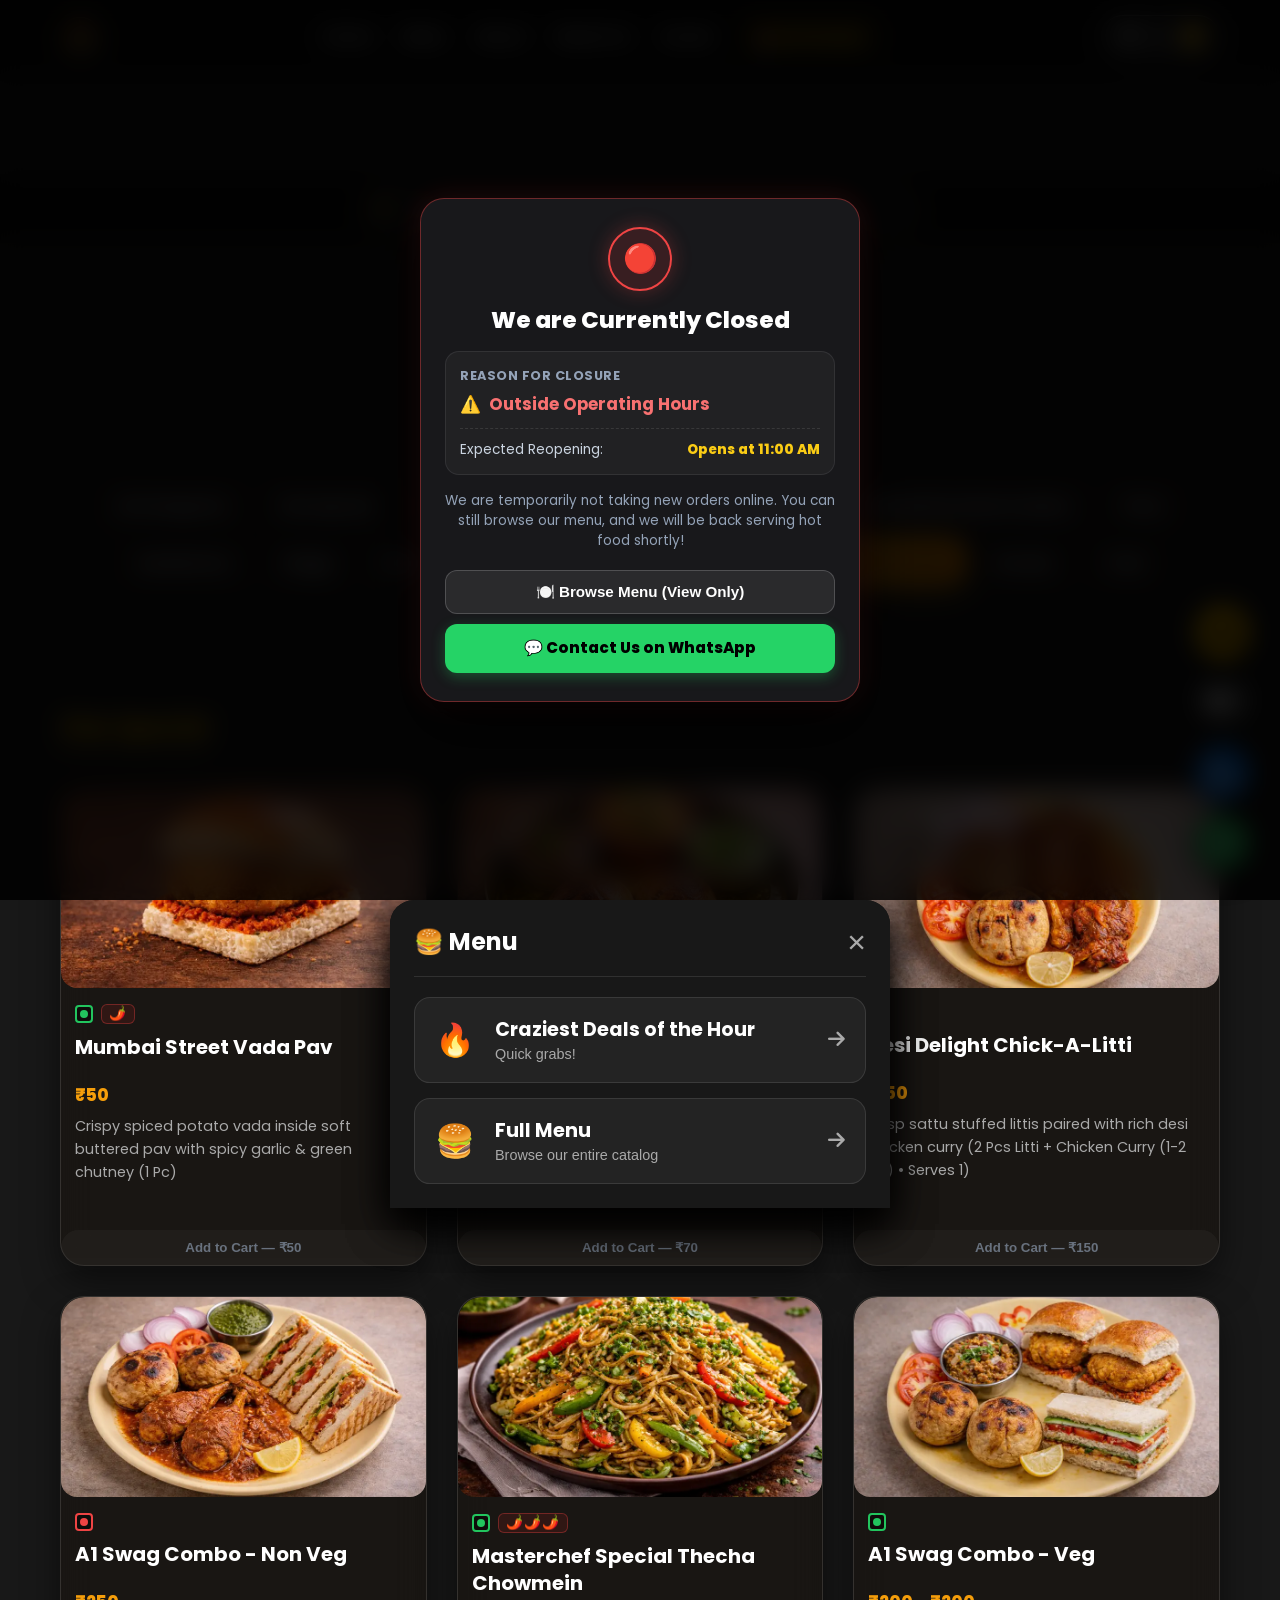
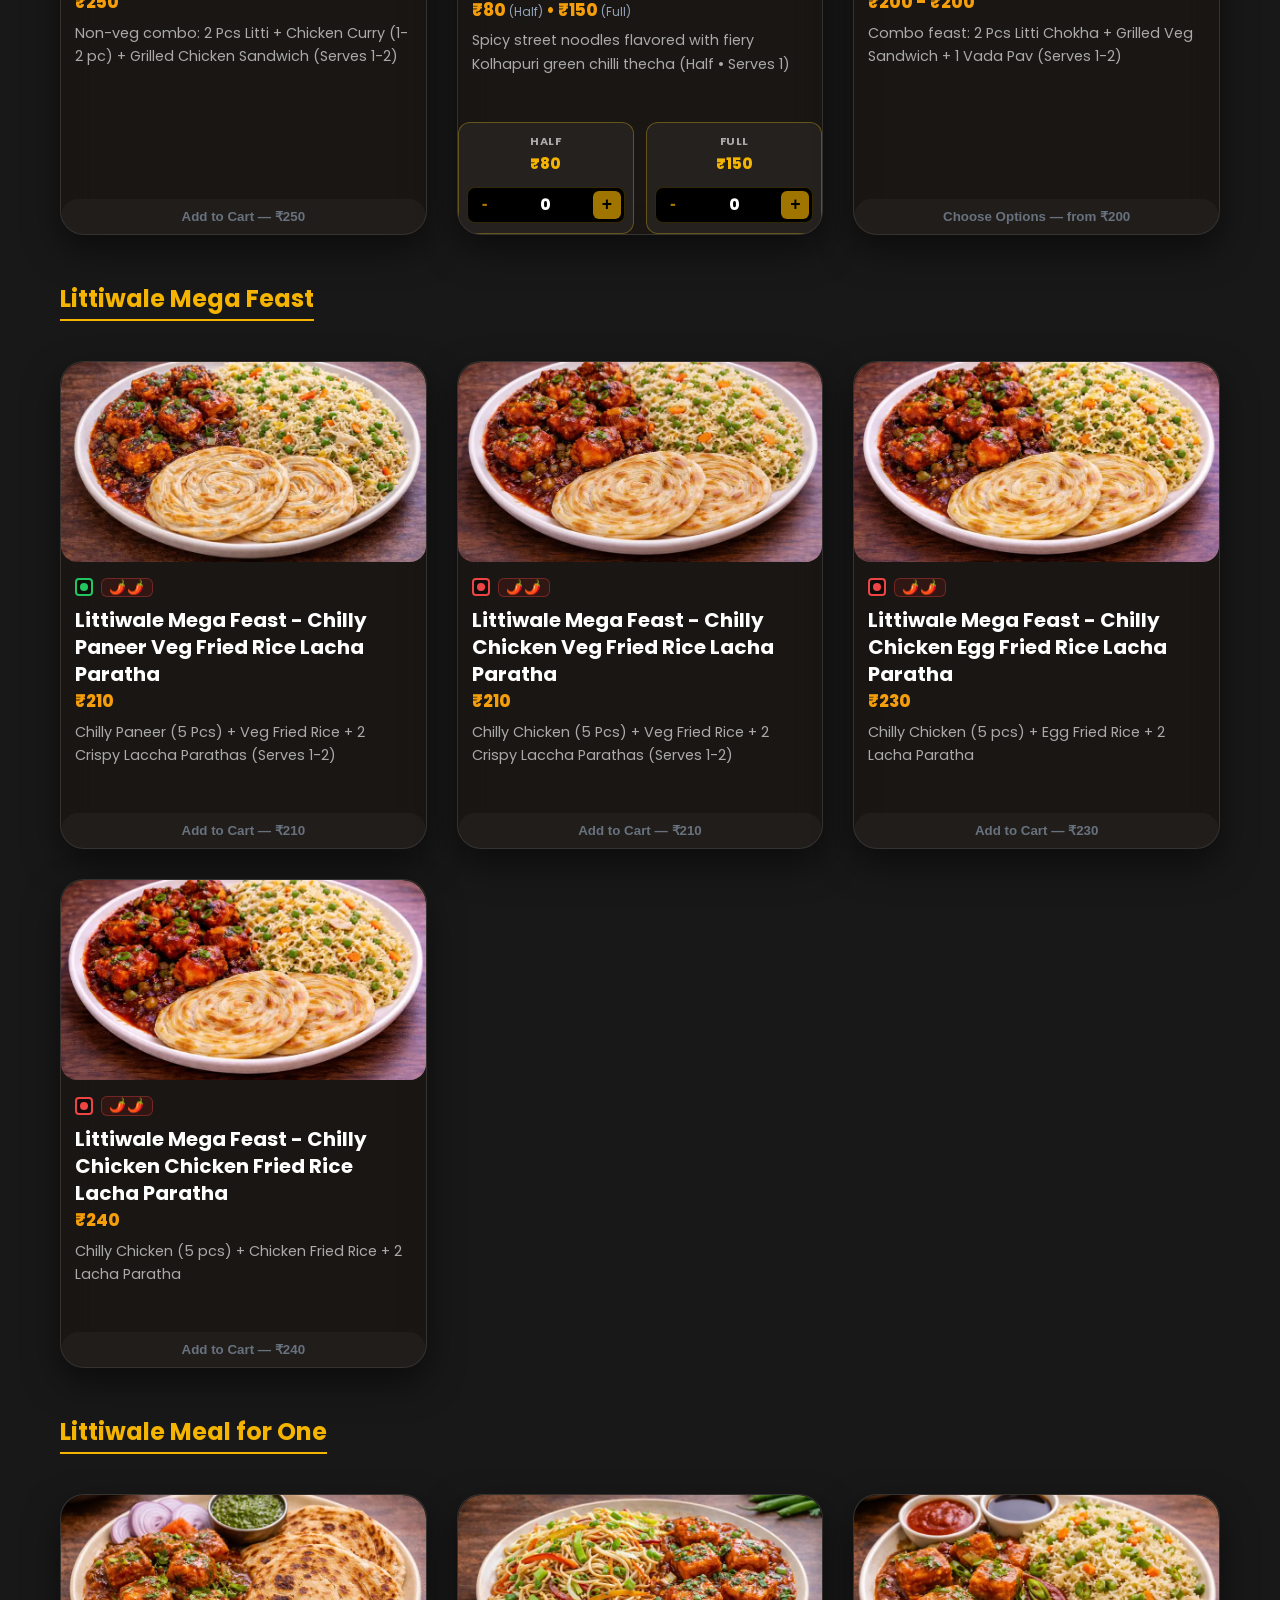
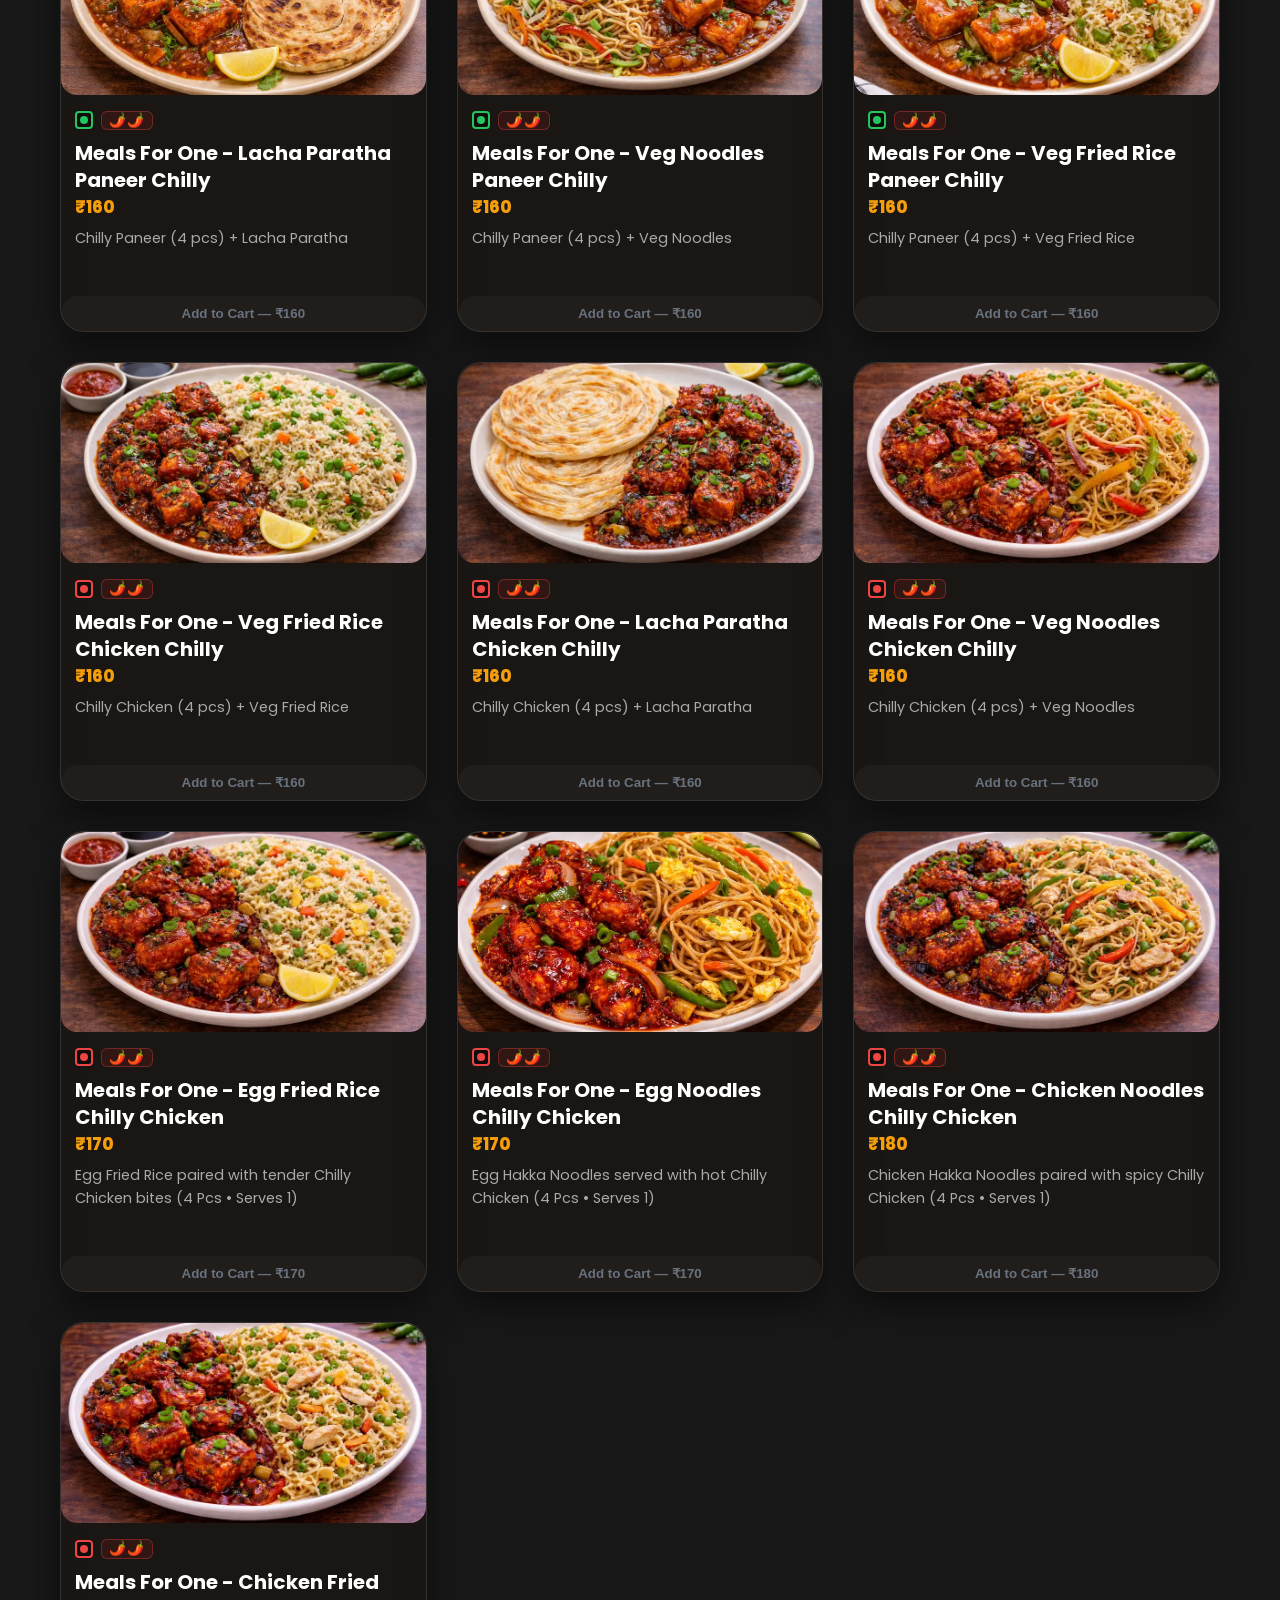
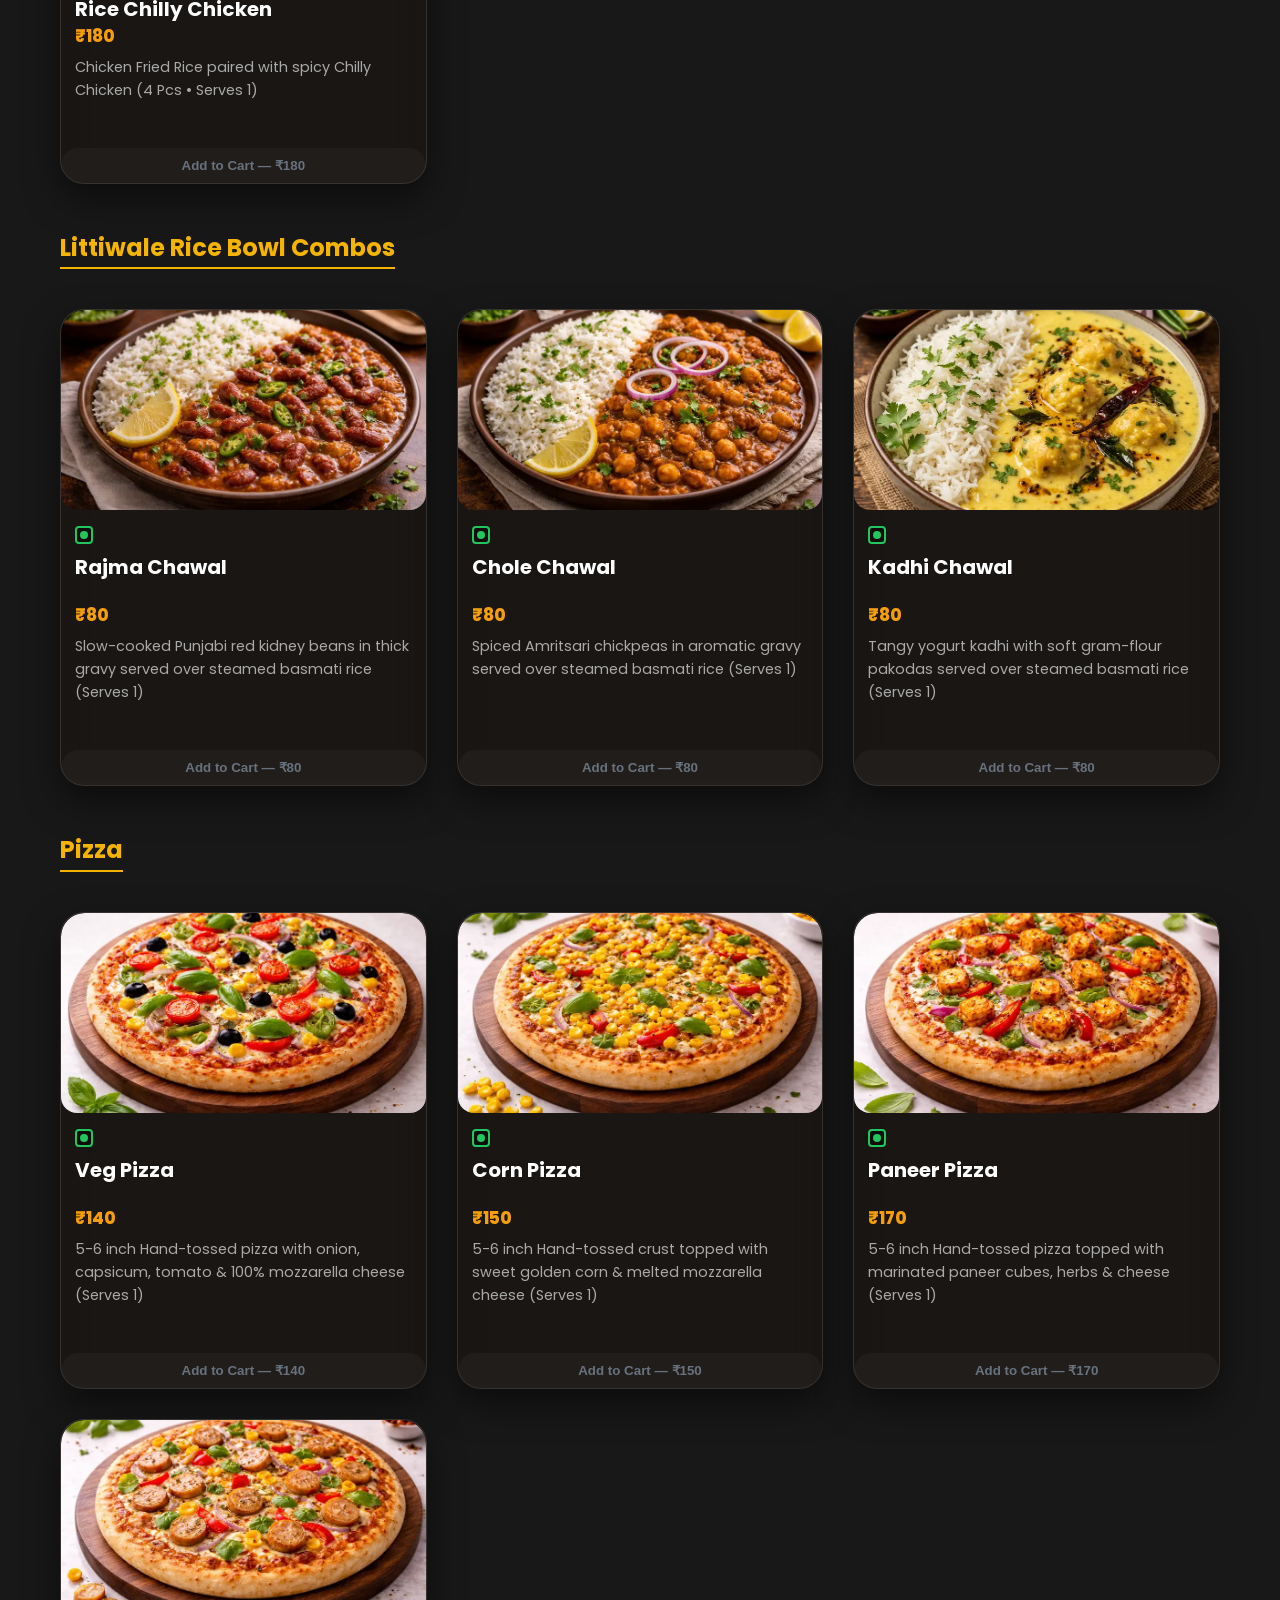
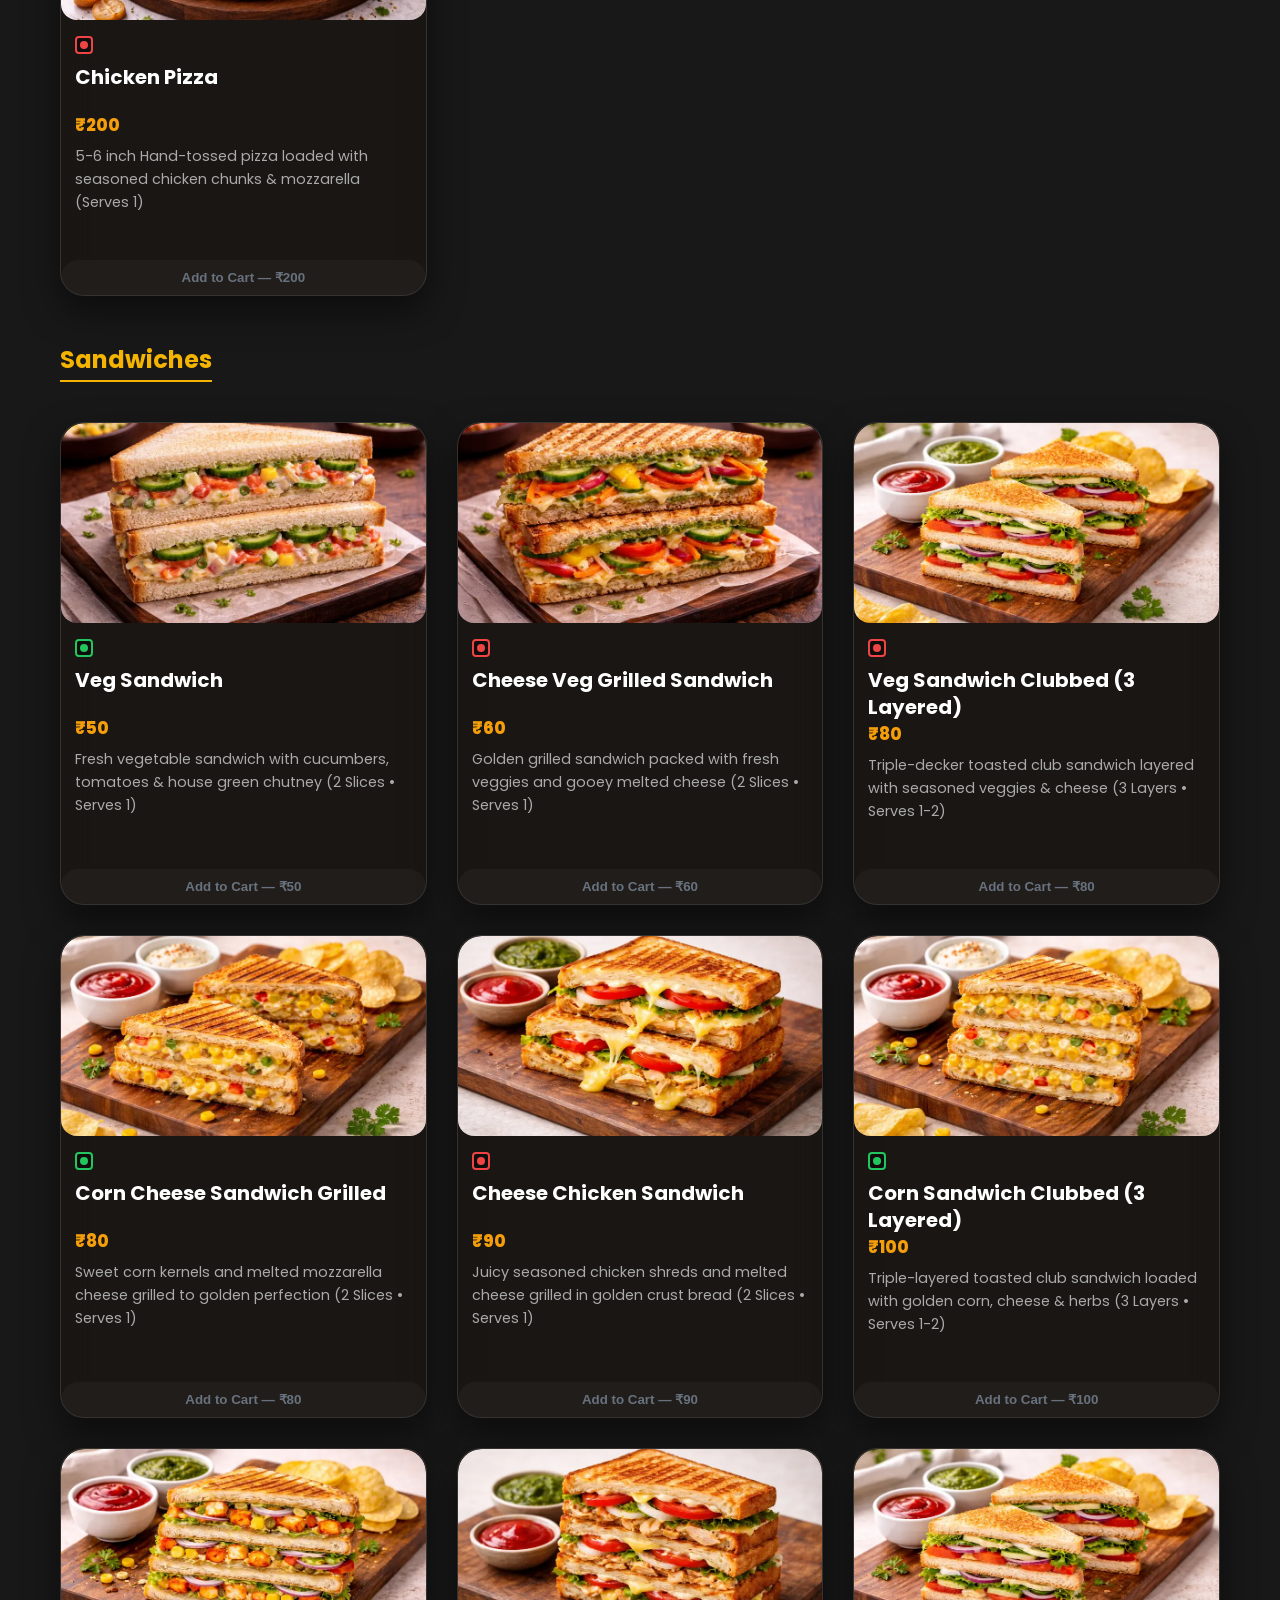
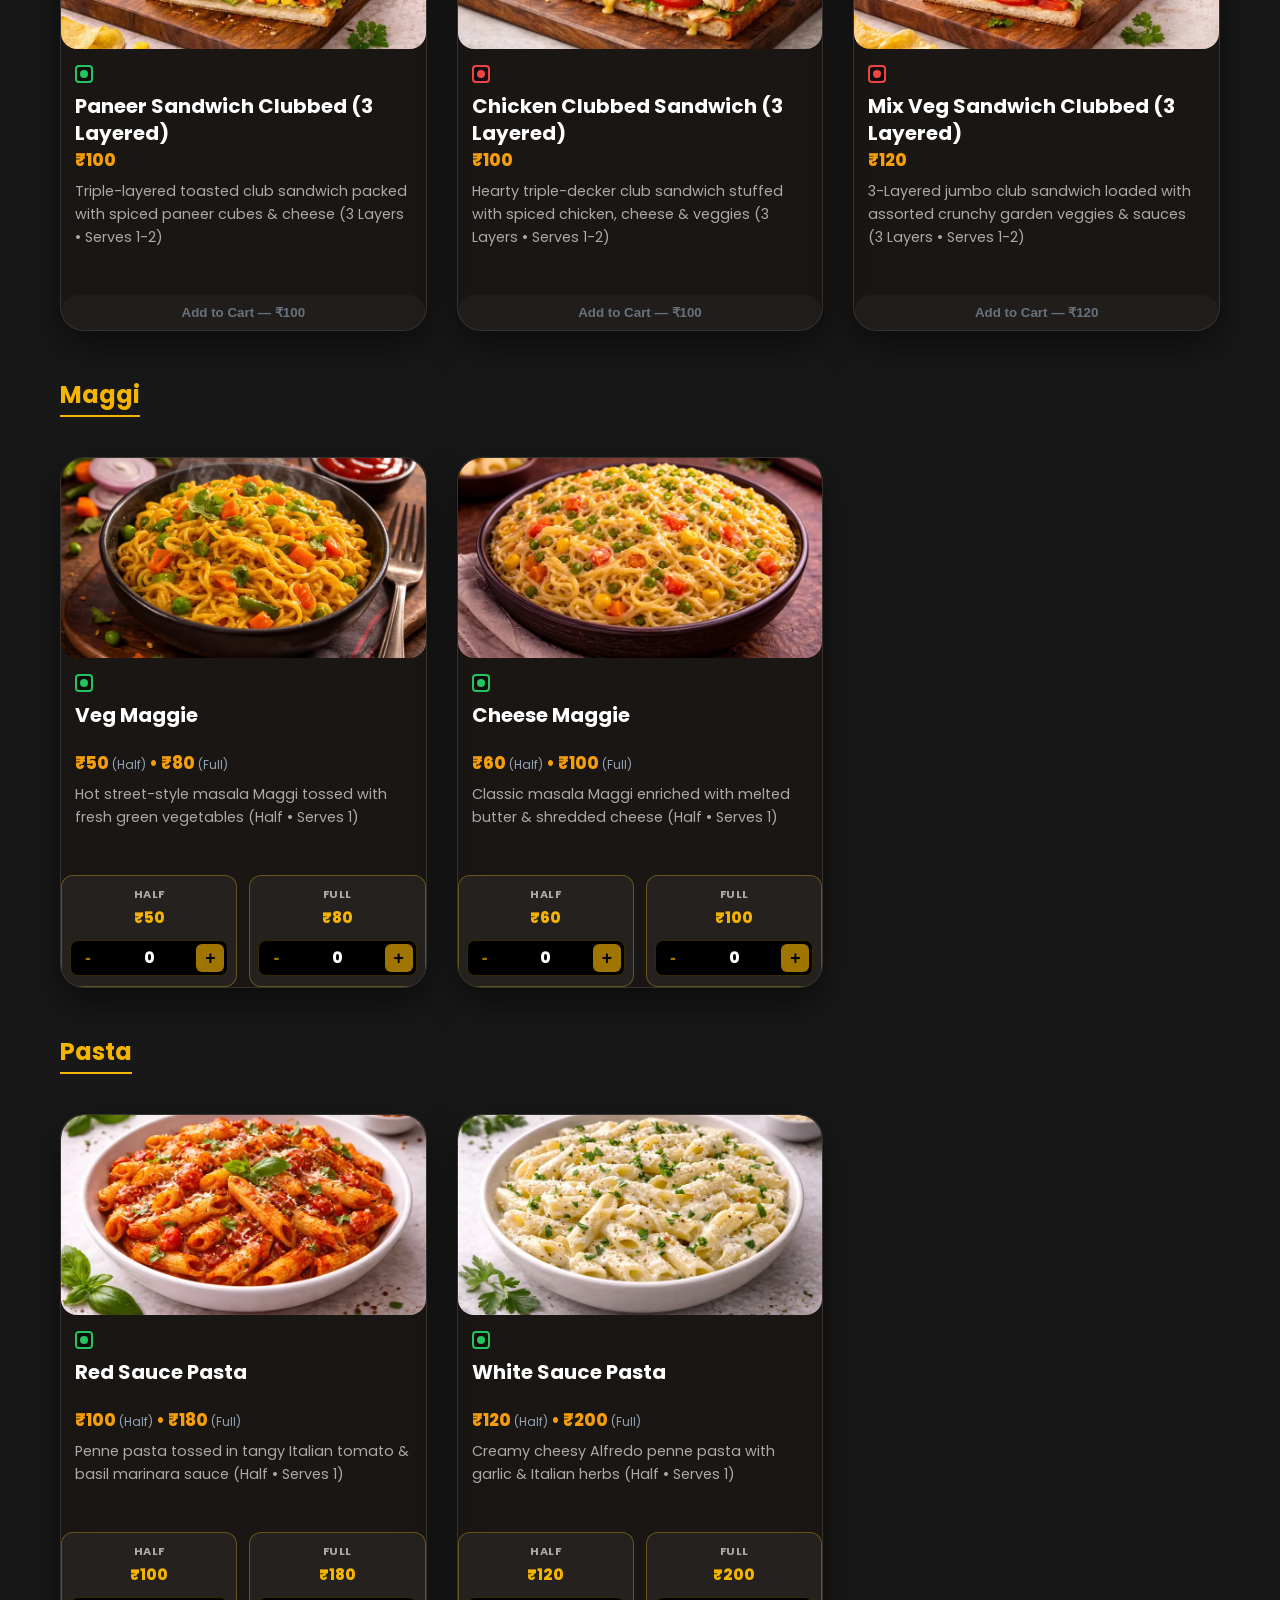
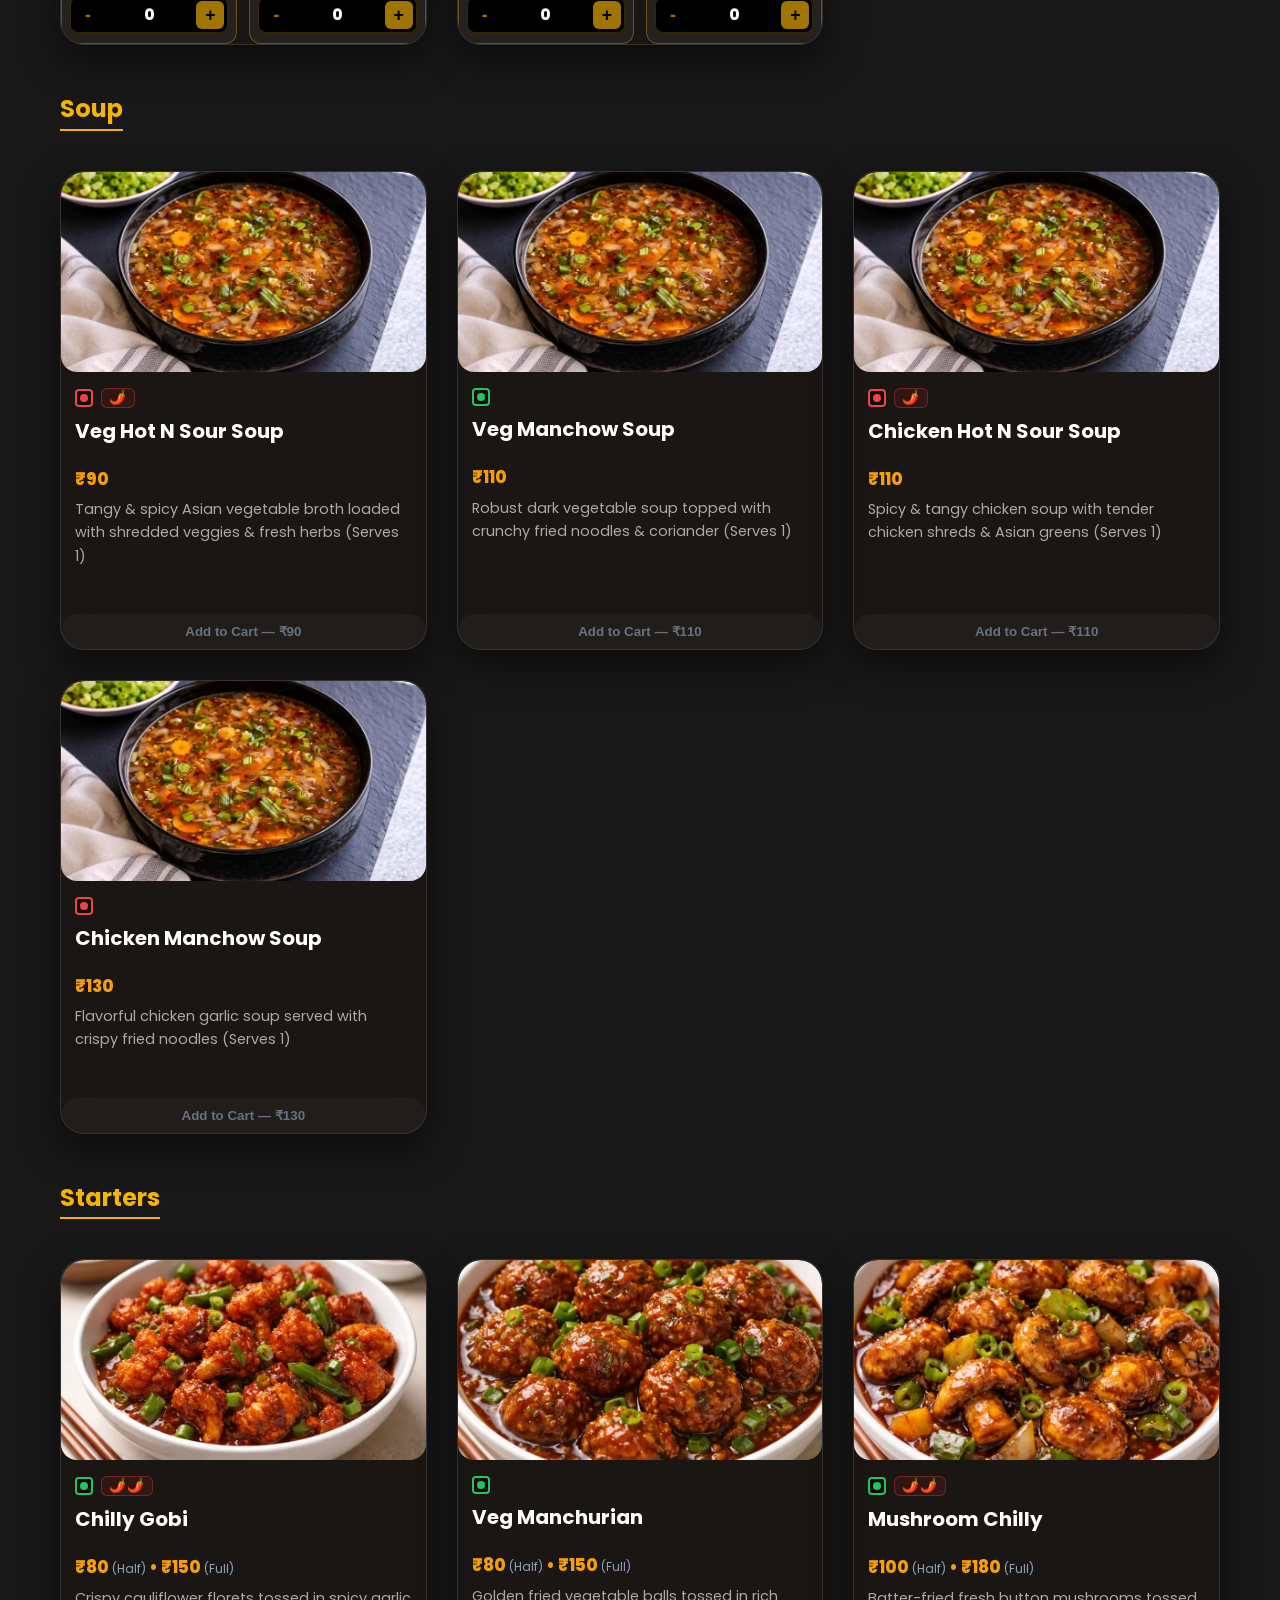
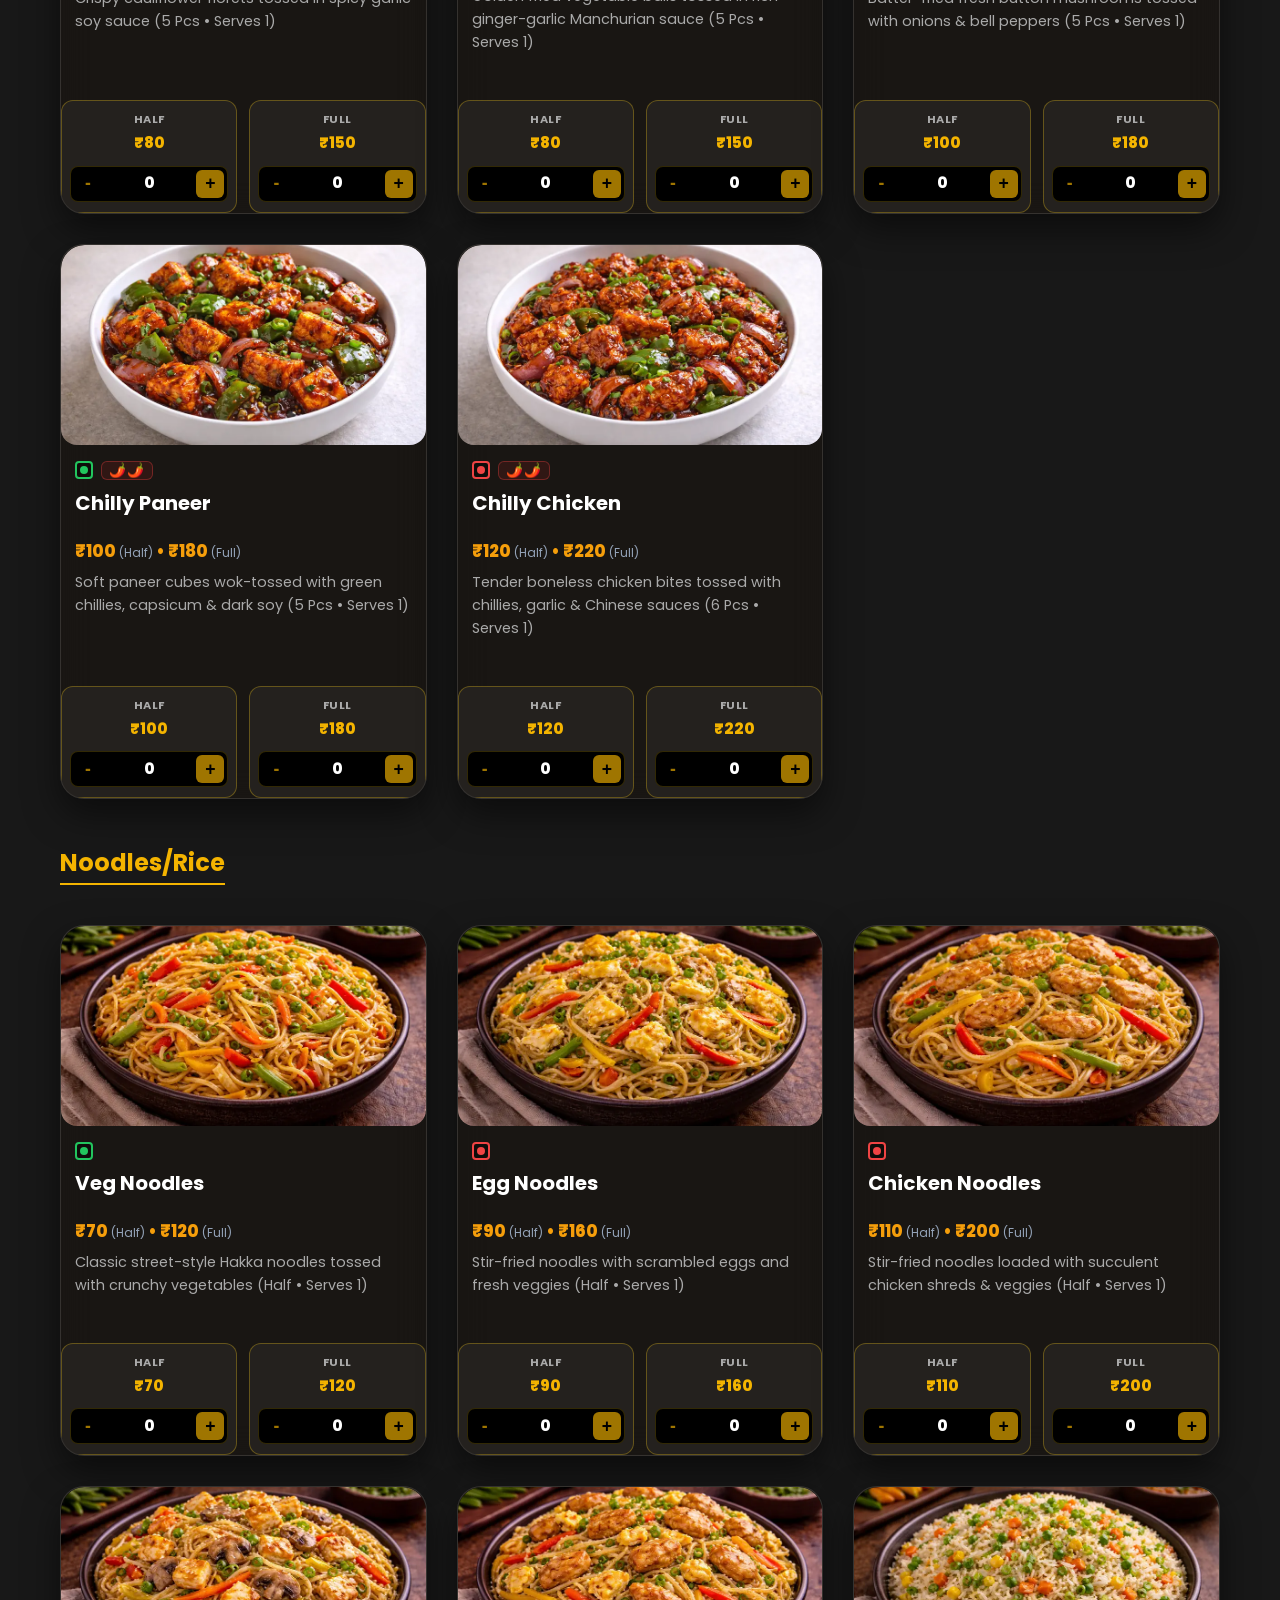
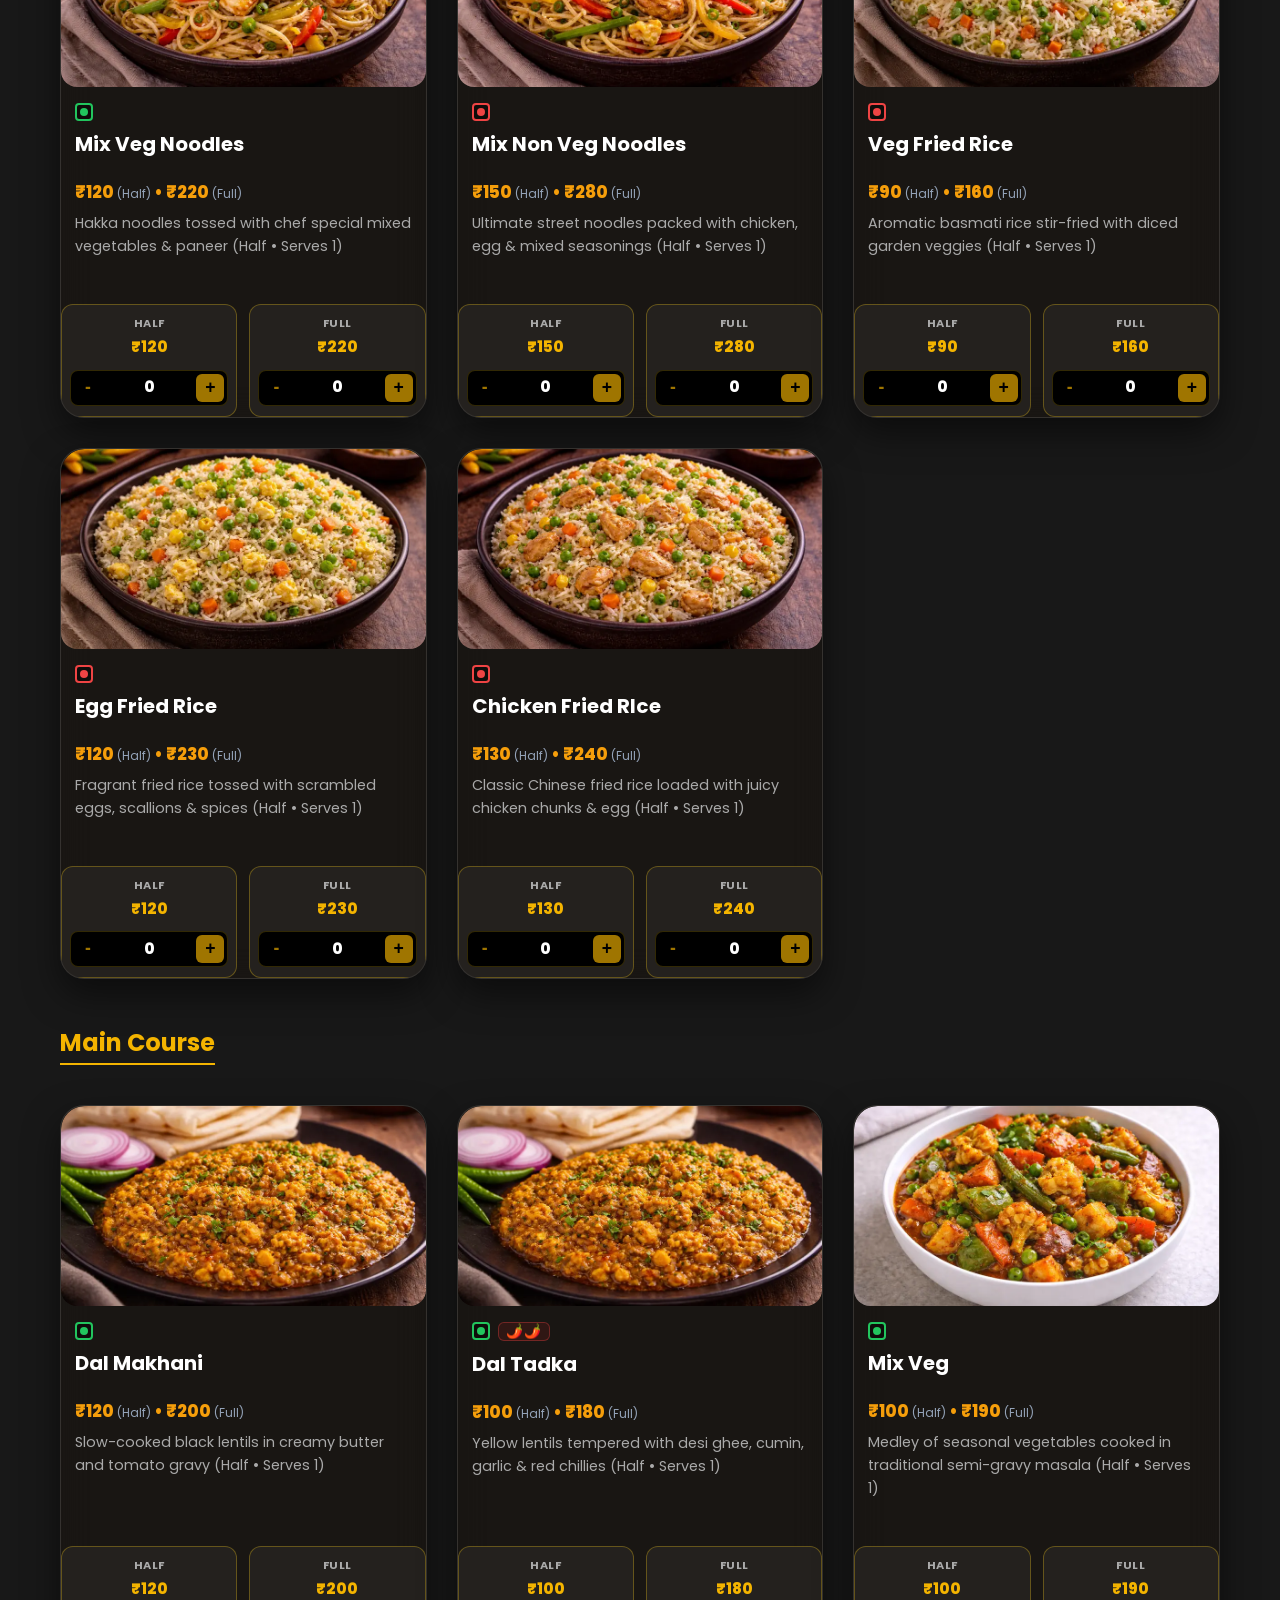
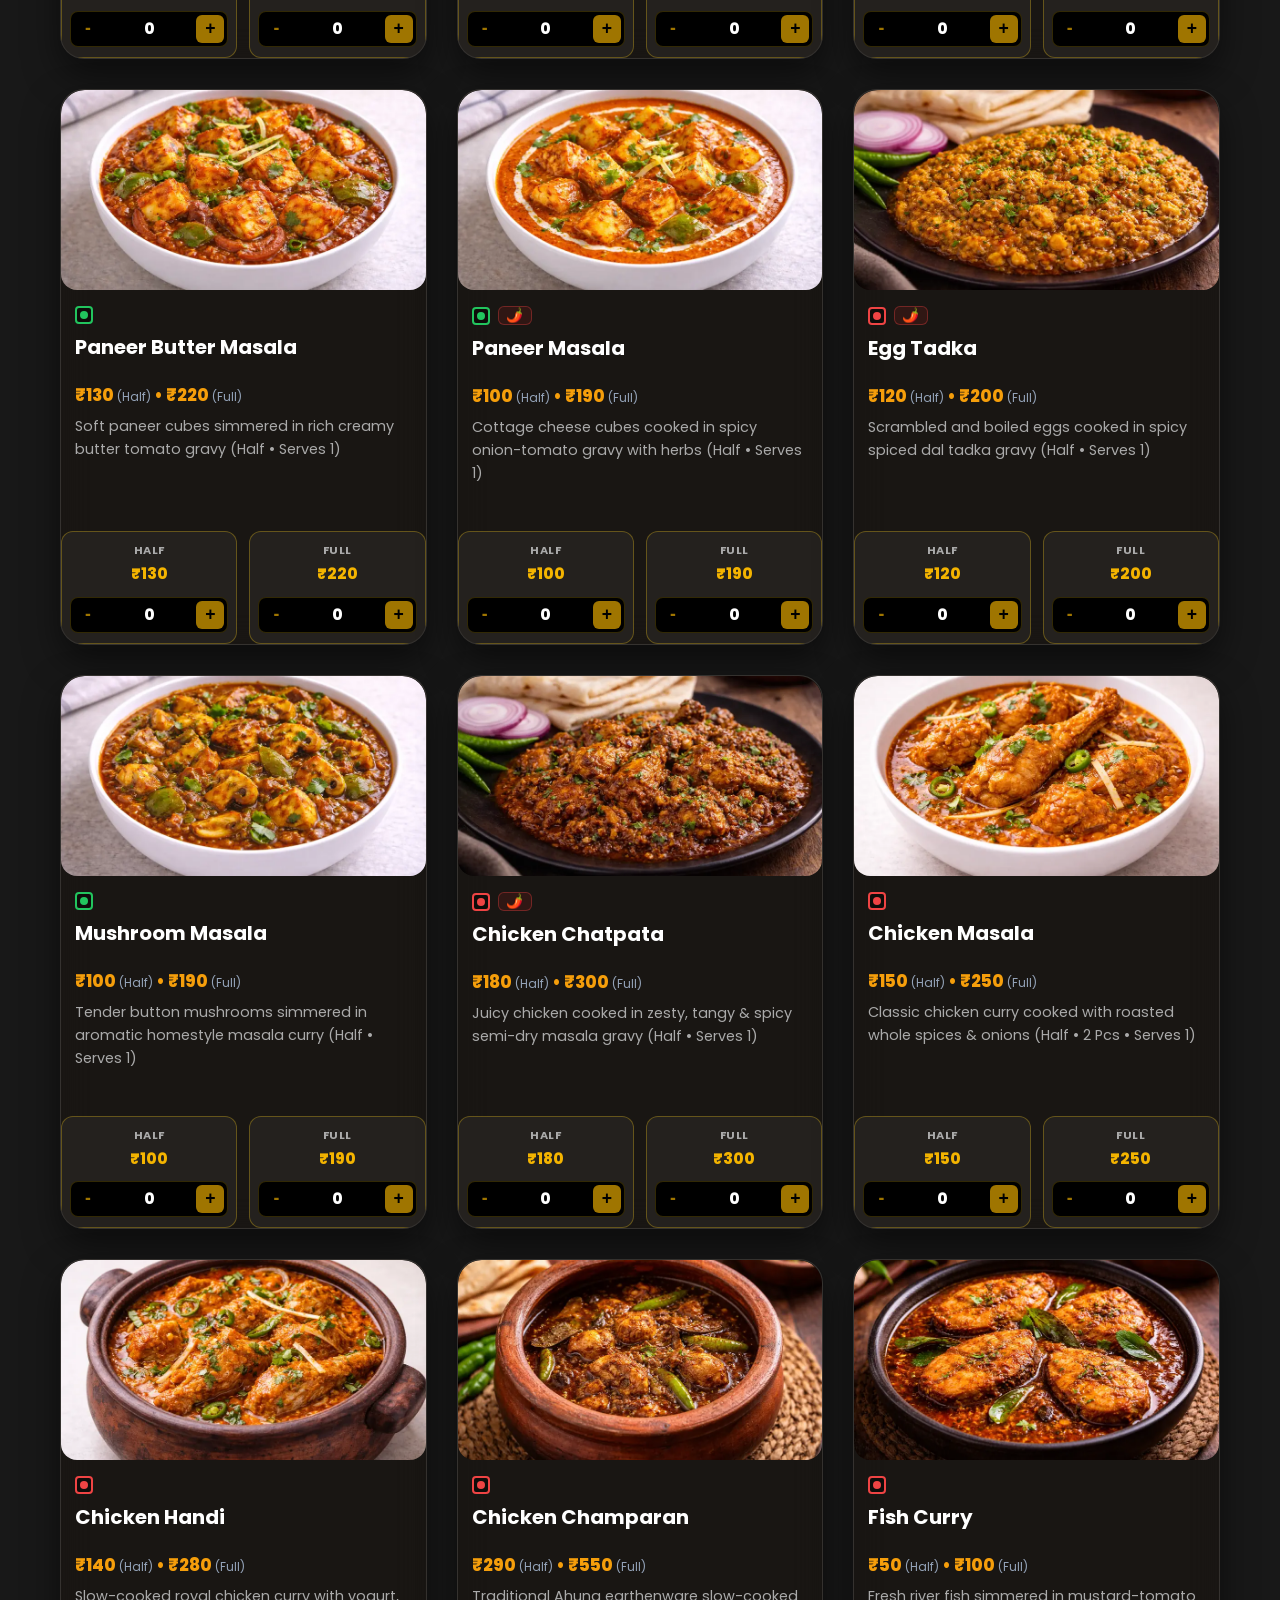
<file: menu.html>
<!DOCTYPE html>
<html lang="en">

<head>
    <meta charset="UTF-8">
    <meta name="viewport" content="width=device-width, initial-scale=1.0">

    <!-- ✅ SEO TITLE -->
    <title>Littiwale Menu | Best Restaurant in Barbil | Litti Chokha, Snacks & Beverages</title>

    <!-- ✅ SEO DESCRIPTION -->
    <meta name="description" content="Explore the full menu of Littiwale Barbil. Order authentic Litti Chokha, pure veg thalis, chole bhature, idli, dhokla, pizza, biryani, snacks, and beverages. Best food delivery and takeaway in Barbil!">

    <!-- ✅ SEO KEYWORDS -->
    <meta name="keywords" content="littiwale menu, best restaurant in barbil menu, food menu barbil, snacks and beverages barbil, pure veg restaurant barbil menu, chole bhature barbil, idli dhokla near me, litti chokha near me barbil, top food delivery barbil odisha, online food order barbil, pizza menu barbil, biryani price barbil, budget friendly meals near me">

    <!-- ✅ SOCIAL (OpenGraph / Google Preview) -->
    <meta property="og:title" content="Littiwale Menu | Best Restaurant in Barbil">
    <meta property="og:site_name" content="Littiwale Barbil">
    <meta property="og:description" content="Explore the full menu of Littiwale Barbil for authentic Litti Chokha, Thalis, Chole Bhature, Pizza, Biryani & more!">
    <meta property="og:type" content="website">
    <meta property="og:image" content="https://littiwale.com/images/logo.png">

    <!-- ✅ SCHEMA.ORG JSON-LD FOR LOCAL RESTAURANT SEO -->
    <script type="application/ld+json">
    {
      "@context": "https://schema.org",
      "@graph": [
        {
          "@type": "WebSite",
          "@id": "https://littiwale-barbil.vercel.app/#website",
          "url": "https://littiwale-barbil.vercel.app/",
          "name": "Littiwale Barbil",
          "alternateName": ["Littiwale", "Litti Wale Barbil", "Littiwale Restaurant"],
          "description": "Best Restaurant in Barbil offering authentic Litti Chokha, Pizza, Biryani, Snacks & Beverages."
        }
      ]
    }
    </script>

    <!-- ✅ FAVICON -->
    <link rel="icon" type="image/png" href="images/logo.png">
    <link rel="apple-touch-icon" href="images/logo.png">

    <link rel="stylesheet" href="css/style.css">

    <link
        href="https://fonts.googleapis.com/css2?family=Poppins:wght@400;500;600;700;800&display=swap"
        rel="stylesheet">

    <link rel="stylesheet" href="https://cdnjs.cloudflare.com/ajax/libs/font-awesome/6.4.0/css/all.min.css">

    <!-- ✅ MENU SEARCH BAR STYLES -->
    <style>
        /* ── CSS variable: set by JS to actual navbar height ── */
        :root { --lw-nav-h: 70px; }

        /* ================================================================
           STICKY SEARCH BAR
           Sits outside .container so it can span full width and stick.
           z-index: 500 — below navbar (1000) but above menu cards.
        ================================================================ */
        #lw-search-sticky-bar {
            position: sticky;
            top: calc(var(--lw-nav-h) + var(--lw-outlet-bar-h, 0px));
            z-index: 500;
            background: rgba(13, 13, 13, 0.97);
            backdrop-filter: blur(12px);
            -webkit-backdrop-filter: blur(12px);
            border-bottom: 1px solid rgba(244, 180, 0, 0.1);
            padding: 10px 20px 8px;
            /* Smooth appearance — no layout jump */
            transition: box-shadow 0.25s ease;
        }

        /* Subtle shadow when scrolled (js adds class) */
        #lw-search-sticky-bar.lw-scrolled {
            box-shadow: 0 4px 20px rgba(0, 0, 0, 0.6);
        }

        /* === Search Bar Container (inner) === */
        #menu-search-wrapper {
            width: 100%;
            max-width: 560px;
            margin: 0 auto;
            position: relative;
            z-index: 10;
        }

        /* === Search Input Field === */
        #menu-search-input {
            width: 100%;
            padding: 13px 44px 13px 46px;
            background: rgba(255, 255, 255, 0.06);
            border: 1.5px solid rgba(244, 180, 0, 0.35);
            border-radius: 50px;
            color: #fff;
            font-family: 'Poppins', sans-serif;
            font-size: 0.95rem;
            font-weight: 500;
            outline: none;
            transition: border-color 0.25s ease, box-shadow 0.25s ease, background 0.25s ease;
            caret-color: #f4b400;
        }

        #menu-search-input::placeholder { color: #555; }

        #menu-search-input:focus {
            border-color: #f4b400;
            background: rgba(255, 255, 255, 0.09);
            box-shadow: 0 0 0 3px rgba(244, 180, 0, 0.12);
        }

        /* === Search Icon (left) === */
        #menu-search-wrapper .search-icon-lw {
            position: absolute;
            left: 16px;
            top: 50%;
            transform: translateY(-50%);
            color: #f4b400;
            font-size: 1rem;
            pointer-events: none;
            z-index: 1;
        }

        /* === Clear Button (right) ===
           Always rendered in the DOM; opacity/pointer-events toggled by JS
           so it's never "lost" when sticky bar is onscreen. */
        #menu-search-clear {
            position: absolute;
            right: 12px;
            top: 50%;
            transform: translateY(-50%);
            background: rgba(255,255,255,0.08);
            border: none;
            border-radius: 50%;
            width: 28px;
            height: 28px;
            display: flex;
            align-items: center;
            justify-content: center;
            color: #aaa;
            font-size: 0.8rem;
            cursor: pointer;
            opacity: 0;
            pointer-events: none;
            transition: opacity 0.2s ease, color 0.2s ease, background 0.2s ease;
            z-index: 2;
        }

        /* JS adds .lw-has-text to input → shows clear btn */
        #menu-search-input.lw-has-text ~ #menu-search-clear {
            opacity: 1;
            pointer-events: auto;
        }

        #menu-search-clear:hover {
            color: #f4b400;
            background: rgba(244, 180, 0, 0.15);
        }

        /* === Dropdown Suggestion List === */
        #menu-search-dropdown {
            position: absolute;
            top: calc(100% + 8px);
            left: 0;
            right: 0;
            background: #191919;
            border: 1px solid rgba(244, 180, 0, 0.25);
            border-radius: 16px;
            box-shadow: 0 16px 40px rgba(0, 0, 0, 0.75);
            max-height: 320px;
            overflow-y: auto;
            display: none;
            z-index: 999;
            padding: 6px 0;
            scrollbar-width: thin;
            scrollbar-color: #f4b400 #111;
        }

        #menu-search-dropdown::-webkit-scrollbar { width: 5px; }
        #menu-search-dropdown::-webkit-scrollbar-track { background: #111; border-radius: 10px; }
        #menu-search-dropdown::-webkit-scrollbar-thumb { background: #f4b400; border-radius: 10px; }

        /* First / last items get rounded corners */
        .lw-suggestion-item:first-child { border-radius: 16px 16px 0 0; }
        .lw-suggestion-item:last-child  { border-radius: 0 0 16px 16px; }

        /* === Single Suggestion Item === */
        .lw-suggestion-item {
            display: flex;
            align-items: center;
            gap: 12px;
            padding: 10px 16px;
            cursor: pointer;
            transition: background 0.15s ease;
        }

        .lw-suggestion-item:hover,
        .lw-suggestion-item.lw-active {
            background: rgba(244, 180, 0, 0.1);
        }

        .lw-suggestion-icon {
            width: 38px;
            height: 38px;
            border-radius: 8px;
            object-fit: cover;
            flex-shrink: 0;
            background: #111;
        }

        .lw-suggestion-text {
            display: flex;
            flex-direction: column;
            gap: 2px;
            flex: 1;
            min-width: 0;
        }

        .lw-suggestion-name {
            font-size: 0.88rem;
            font-weight: 600;
            color: #fff;
            white-space: nowrap;
            overflow: hidden;
            text-overflow: ellipsis;
        }

        .lw-suggestion-name mark {
            background: transparent;
            color: #f4b400;
            font-weight: 700;
        }

        .lw-suggestion-cat { font-size: 0.75rem; color: #666; }

        /* === No-results row === */
        .lw-no-results {
            padding: 14px 16px;
            color: #666;
            font-size: 0.88rem;
            text-align: center;
        }

        /* === Search result highlight on menu card === */
        .lw-search-highlight {
            outline: 2px solid #f4b400;
            outline-offset: 3px;
            animation: lwHighlightPulse 1.5s ease forwards;
        }

        @keyframes lwHighlightPulse {
            0%   { box-shadow: 0 0 0 0   rgba(244,180,0,0.55); }
            40%  { box-shadow: 0 0 0 12px rgba(244,180,0,0.12); }
            100% { box-shadow: 0 0 0 0   rgba(244,180,0,0);   outline-color: transparent; }
        }

        /* === Filter notice banner === */
        #lw-search-filter-notice {
            display: none;
            text-align: center;
            font-size: 0.78rem;
            color: rgba(244, 180, 0, 0.9);
            padding: 5px 0 0;
            letter-spacing: 0.01em;
        }

        #lw-search-filter-notice a {
            color: #f4b400;
            text-decoration: underline;
            text-underline-offset: 2px;
            cursor: pointer;
        }

        /* === Spacer: reserves the exact height of the sticky bar
           so content below doesn't jump when bar becomes sticky === */
        #lw-search-spacer {
            /* Height set dynamically by JS */
            display: block;
            height: 0;
        }

        @media (max-width: 600px) {
            #lw-search-sticky-bar { padding: 8px 14px 6px; }
            #menu-search-input {
                font-size: 0.88rem;
                padding: 11px 42px 11px 42px;
            }
        }
    </style>
</head>

<body class="menu-page">

    <!-- NAVBAR -->
    <nav class="navbar">
        <div class="nav-container">
            <button class="mobile-toggle hamburger">
                <i class="fas fa-bars"></i>
            </button>

            <a href="/" class="logo-link">
                <img src="images/logo.png" class="nav-logo" alt="Litti Wale">
            </a>

            <ul class="nav-links">
                <li><a href="/#home">Home</a></li>
                <li><a href="/menu" class="active">Menu</a></li>
                <li><a href="/#about">About</a></li>
                <li><a href="/#reach">Reach Us</a></li>
                <li><a href="/#connect">Social</a></li>
                <li><a href="javascript:void(0)" class="nav-get-deals-btn">🔥 Get Deals</a></li>
            </ul>

            <a href="javascript:void(0)" class="cart-link nav-cart-btn">
                <i class="fas fa-shopping-cart"></i>
                Cart
                <span id="cart-count" class="cart-badge">0</span>
            </a>
        </div>
    </nav>
    <div id="lw-outlet-bar-placeholder"></div>

    <!-- MENU SECTION -->
    <section id="menu-section" class="menu-section" style="padding-top: 100px; min-height: 100vh;">

        <!-- ✅ STICKY SEARCH BAR
             Lives outside .container so it spans full width and sticks
             below the navbar without affecting inner layout. -->
        <div id="lw-search-sticky-bar">
            <div id="menu-search-wrapper">
                <i class="fas fa-search search-icon-lw"></i>
                <input
                    type="text"
                    id="menu-search-input"
                    placeholder="Search for litti, pizza, biryani..."
                    autocomplete="off"
                    spellcheck="false"
                    aria-label="Search menu items"
                    aria-autocomplete="list"
                    aria-controls="menu-search-dropdown"
                >
                <button id="menu-search-clear" aria-label="Clear search" tabindex="0">
                    <i class="fas fa-times"></i>
                </button>
                <div id="menu-search-dropdown" role="listbox" aria-label="Search suggestions"></div>
            </div>
            <!-- Filter notice: shown while search active -->
            <div id="lw-search-filter-notice">
                &#9432; Showing results for your search &mdash;
                <a href="javascript:void(0)" id="lw-clear-search-link">clear search</a>
                to restore full menu
            </div>
        </div>
        <!-- Spacer: holds height while sticky bar is detached from flow -->
        <div id="lw-search-spacer"></div>

        <div class="container">
            <h2 class="section-title text-center">Full Menu</h2>
            <div class="divider"></div>

            <div class="category-filters" id="category-filters">
                <button class="filter-btn active" data-filter="all">All</button>
            </div>

            <div class="menu-grid" id="menu-grid">
                <div class="loading-spinner">
                    Loading deliciousness...
                </div>
            </div>

            <!-- Expansion toggle container (hidden in menu.html via main.js) -->
            <div id="menu-toggle-container" style="text-align:center;margin-top:30px">
            </div>
        </div>
    </section>

    <!-- FOOTER -->
    <footer class="footer" style="background:#0a0a0a; padding:60px 0 20px; border-top:1px solid rgba(255,255,255,0.05); margin-top:40px;">
        <div class="container" style="display:flex; flex-wrap:wrap; gap:40px; justify-content:space-between; margin-bottom:40px;">
            <div class="footer-brand" style="flex:1; min-width:250px;">
                <img src="images/logo.png" alt="Litti Wale" style="height:80px; margin-bottom:20px;">
                <p style="color:var(--text-secondary); font-size:0.9rem; line-height:1.6; margin-bottom:20px;">The Soul of Bihar, Delivered.<br>Authentic Bihari flavours, made fresh daily in Barbil, Odisha.</p>
                <div style="display:flex; gap:15px;">
                    <a href="https://www.instagram.com/littiwaleofficial/" target="_blank" style="width:36px; height:36px; border-radius:8px; border:1px solid rgba(244,180,0,0.3); display:flex; align-items:center; justify-content:center; color:var(--primary-color); transition:all 0.3s ease;"><i class="fab fa-instagram"></i></a>
                    <a href="https://www.facebook.com/share/18fQs5NEQU/" target="_blank" style="width:36px; height:36px; border-radius:8px; border:1px solid rgba(244,180,0,0.3); display:flex; align-items:center; justify-content:center; color:var(--primary-color); transition:all 0.3s ease;"><i class="fab fa-facebook-f"></i></a>
                    <a href="https://wa.me/916370680744" target="_blank" style="width:36px; height:36px; border-radius:8px; border:1px solid rgba(244,180,0,0.3); display:flex; align-items:center; justify-content:center; color:var(--primary-color); transition:all 0.3s ease;"><i class="fab fa-whatsapp"></i></a>
                </div>
            </div>

            <div class="footer-links" style="flex:1; min-width:150px;">
                <h4 style="color:var(--primary-color); font-size:0.9rem; letter-spacing:2px; text-transform:uppercase; margin-bottom:20px;">Explore</h4>
                <ul style="list-style:none; padding:0; margin:0; display:flex; flex-direction:column; gap:12px;">
                    <li><a href="/#why-us" style="color:var(--text-secondary); font-size:0.9rem; transition:color 0.3s ease; text-decoration:none;">Why Littiwale</a></li>
                    <li><a href="/#how-it-works" style="color:var(--text-secondary); font-size:0.9rem; transition:color 0.3s ease; text-decoration:none;">How It Works</a></li>
                    <li><a href="/#membership-section" style="color:var(--text-secondary); font-size:0.9rem; transition:color 0.3s ease; text-decoration:none;">Membership Plans</a></li>
                    <li><a href="/menu" style="color:var(--text-secondary); font-size:0.9rem; transition:color 0.3s ease; text-decoration:none;">Full Menu</a></li>
                    <li><a href="/#catering-section" style="color:var(--text-secondary); font-size:0.9rem; transition:color 0.3s ease; text-decoration:none;">Catering Services</a></li>
                </ul>
            </div>

            <div class="footer-links" style="flex:1; min-width:150px;">
                <h4 style="color:var(--primary-color); font-size:0.9rem; letter-spacing:2px; text-transform:uppercase; margin-bottom:20px;">Company</h4>
                <ul style="list-style:none; padding:0; margin:0; display:flex; flex-direction:column; gap:12px;">
                    <li><a href="/#about" style="color:var(--text-secondary); font-size:0.9rem; transition:color 0.3s ease; text-decoration:none;">About Littiwale</a></li>
                    <li><a href="/#reach" style="color:var(--text-secondary); font-size:0.9rem; transition:color 0.3s ease; text-decoration:none;">Reach Us</a></li>
                    <li><a href="/#faq" style="color:var(--text-secondary); font-size:0.9rem; transition:color 0.3s ease; text-decoration:none;">FAQ</a></li>
                </ul>
            </div>

            <div class="footer-contact" style="flex:2; min-width:300px; display:flex; flex-wrap:wrap; gap:30px;">
                <div style="flex:1; min-width:140px;">
                    <h4 style="color:var(--primary-color); font-size:0.9rem; letter-spacing:2px; text-transform:uppercase; margin-bottom:15px;">☁️ Cloud Kitchen</h4>
                    <p style="color:var(--text-secondary); font-size:0.85rem; margin-bottom:12px; line-height:1.5;">Ward No. 7, Punjabi Para<br>Barbil, Odisha 758035</p>
                    <div style="display:flex; flex-direction:column; gap:8px; margin-bottom:15px;">
                        <a href="tel:+916370680744" style="color:var(--text-secondary); font-size:0.85rem; display:flex; align-items:center; gap:8px; text-decoration:none;"><i class="fas fa-phone-alt" style="color:#E1306C;"></i> +91 63706 80744</a>
                        <span style="color:var(--text-secondary); font-size:0.85rem; display:flex; align-items:center; gap:8px;"><i class="far fa-clock" style="color:var(--text-secondary);"></i> 9 AM – 11 PM, Daily</span>
                        <a href="https://g.page/r/CYlrxD6jO24cEAE/review" target="_blank" style="color:var(--primary-color); font-size:0.85rem; display:flex; align-items:center; gap:8px; text-decoration:none; font-weight:700;"><i class="fas fa-star" style="color:#facc15;"></i> Review Cloud Kitchen</a>
                    </div>
                </div>
                <div style="flex:1; min-width:140px;">
                    <h4 style="color:#4ade80; font-size:0.9rem; letter-spacing:2px; text-transform:uppercase; margin-bottom:15px;">🏪 Physical Outlet</h4>
                    <p style="color:var(--text-secondary); font-size:0.85rem; margin-bottom:12px; line-height:1.5;">Near Barbil Court, Back Side of Rabisons Mall<br>Barbil, Odisha</p>
                    <div style="display:flex; flex-direction:column; gap:8px; margin-bottom:15px;">
                        <a href="tel:+916370680744" style="color:var(--text-secondary); font-size:0.85rem; display:flex; align-items:center; gap:8px; text-decoration:none;"><i class="fas fa-phone-alt" style="color:#4ade80;"></i> +91 63706 80744</a>
                        <span style="color:var(--text-secondary); font-size:0.85rem; display:flex; align-items:center; gap:8px;"><i class="far fa-clock" style="color:var(--text-secondary);"></i> 8 AM – 10 PM (Sun Closed)</span>
                        <a href="https://g.page/r/CWt0NauZrydZEAE/review" target="_blank" style="color:#4ade80; font-size:0.85rem; display:flex; align-items:center; gap:8px; text-decoration:none; font-weight:700;"><i class="fas fa-star" style="color:#facc15;"></i> Review Physical Outlet</a>
                    </div>
                </div>
                <div style="width:100%;">
                    <button onclick="window.location.href='/menu'" class="btn btn-primary" style="padding:10px 24px; font-size:0.9rem; border-radius:30px; border:none; color:#000; font-weight:800; cursor:pointer;">ORDER NOW <i class="fas fa-arrow-right"></i></button>
                </div>
            </div>
        </div>

        <div class="container" style="border-top:1px solid rgba(255,255,255,0.05); padding-top:20px; display:flex; flex-wrap:wrap; justify-content:space-between; align-items:center; gap:15px;">
            <p style="color:var(--text-secondary); font-size:0.8rem; margin:0;">© 2026 Littiwale Barbil. All rights reserved.</p>
            <div style="display:flex; gap:20px; font-size:0.8rem;">
                <a href="#" style="color:var(--text-secondary); transition:color 0.3s ease; text-decoration:none;">Privacy Policy</a>
                <a href="#" style="color:var(--text-secondary); transition:color 0.3s ease; text-decoration:none;">Terms of Service</a>
                <a href="https://brandnestagency.vercel.app" target="_blank" rel="noopener noreferrer" style="color:var(--text-primary); font-weight:600; transition:color 0.3s ease; text-decoration:none;">Developed by Brandnest - India's First AI Powered Digital agency</a>
            </div>
        </div>
    </footer>

    <!-- FLOAT BUTTONS -->
    <div class="fab-container">
        <!-- Scroll-to-Filter Button (Menu Page Only) -->
        <a href="javascript:void(0)" id="filter-fab" class="fab-btn tooltip-container" style="background:var(--primary-color); color:#0d0d0d; display:none;">
            <i class="fas fa-filter"></i>
            <span class="tooltip">Filter</span>
        </a>
        <button onclick="openPartnerModal()" class="fab-btn" style="background:#ffbc00; color:#000; border:none; outline:none;">
            <i class="fas fa-motorcycle"></i>
        </button>
        <a href="javascript:void(0)" class="fab-btn cart-fab" style="background:#333;color:white">
            <i class="fas fa-shopping-cart"></i>
            <span id="fab-cart-badge">0</span>
        </a>
        <a href="tel:+916370680744" class="fab-btn" style="background:#007bff;color:white">
            <i class="fas fa-phone"></i>
        </a>
        <a href="https://wa.me/916370680744" target="_blank" class="fab-btn" style="background:#25d366;color:white">
            <i class="fab fa-whatsapp"></i>
        </a>
    </div>

    <!-- 🔥 GET DEALS DRAWER SYSTEM -->
    <div id="get-deals-drawer" class="nav-bottom-sheet">
        <div class="nav-bottom-sheet-overlay deals-drawer-overlay"></div>
        <div class="nav-bottom-sheet-content">
            <div class="sheet-header">
                <h2>🔥 Get Deals</h2>
                <button class="close-sheet-btn deals-close-btn">&times;</button>
            </div>
            <div class="sheet-body">
                <button class="sheet-card-btn" onclick="location.href='/#craziest-deals-section'">
                    <span class="sheet-card-icon">🔥</span>
                    <div class="sheet-card-info">
                        <h3>Craziest Deals</h3>
                        <p>Deals renewing every hour</p>
                    </div>
                    <i class="fas fa-arrow-right"></i>
                </button>
                <button class="sheet-card-btn" onclick="location.href='/#offers-section'">
                    <span class="sheet-card-icon">🎁</span>
                    <div class="sheet-card-info">
                        <h3>Exclusive Offers</h3>
                        <p>Special discounts & freebies</p>
                    </div>
                    <i class="fas fa-arrow-right"></i>
                </button>
            </div>
        </div>
    </div>

    <!-- 🍔 MENU DRAWER SYSTEM -->
    <div id="menu-nav-drawer" class="nav-bottom-sheet">
        <div class="nav-bottom-sheet-overlay menu-nav-drawer-overlay"></div>
        <div class="nav-bottom-sheet-content">
            <div class="sheet-header">
                <h2>🍔 Menu</h2>
                <button class="close-sheet-btn menu-nav-close-btn">&times;</button>
            </div>
            <div class="sheet-body">
                <button class="sheet-card-btn" onclick="location.href='/#craziest-deals-section'">
                    <span class="sheet-card-icon">🔥</span>
                    <div class="sheet-card-info">
                        <h3>Craziest Deals of the Hour</h3>
                        <p>Quick grabs!</p>
                    </div>
                    <i class="fas fa-arrow-right"></i>
                </button>
                <button class="sheet-card-btn" onclick="scrollToSection('menu-section')">
                    <span class="sheet-card-icon">🍔</span>
                    <div class="sheet-card-info">
                        <h3>Full Menu</h3>
                        <p>Browse our entire catalog</p>
                    </div>
                    <i class="fas fa-arrow-right"></i>
                </button>
            </div>
        </div>
    </div>

    <!-- UNIVERSAL SERVICE POPUP -->
    <div id="service-popup" class="payment-modal">
        <div class="payment-modal-content" style="max-width: 400px; text-align: center;">
            <button id="close-service-popup" class="close-btn" style="position: absolute; right: 20px; top: 15px;">&times;</button>
            <div style="font-size: 3rem; margin-bottom: 10px; line-height: 1;" id="service-icon">🎉</div>
            <h2 id="service-popup-title" style="font-family: var(--font-heading); color: var(--primary-color); margin-bottom: 15px;">Book Your Service</h2>
            <p style="color: var(--text-secondary); margin-bottom: 30px; line-height: 1.5;">Our team will help you customize your order to match your exact needs.</p>
            <div style="display: flex; flex-direction: column; gap: 15px;">
                <a href="tel:+916370680744" class="btn btn-primary" style="font-size: 1.1rem; padding: 12px;">
                    <i class="fas fa-phone-alt"></i> Call Now
                </a>
            </div>
        </div>
    </div>

    <!-- PARTNER MODAL -->
    <div id="partner-popup" class="payment-modal">
        <div class="payment-modal-content" style="max-width: 400px; text-align: center;">
            <button id="close-partner-popup" class="close-btn" style="position: absolute; right: 20px; top: 15px;">&times;</button>
            <div style="font-size: 3rem; margin-bottom: 10px; line-height: 1;">🛵</div>
            <h2 style="font-family: var(--font-heading); color: var(--primary-color); margin-bottom: 15px;">Choose Your Preferred Ordering Option</h2>
            <div style="display: flex; flex-direction: column; gap: 15px;">
                <button onclick="document.getElementById('partner-popup').classList.remove('show'); setTimeout(() => document.getElementById('partner-popup').style.display='none', 300);" class="btn btn-primary" style="font-size: 1.1rem; padding: 12px; font-weight: bold; border:none;">
                    Order Directly from Website
                </button>
                <a href="https://zomato.onelink.me/xqzv/pehoc5j0" target="_blank" class="btn" style="background:#e23744; color:#fff; font-size: 1.1rem; padding: 12px; border-radius: 8px; font-weight: bold; text-decoration:none;">
                    Zomato
                </a>
                <a href="https://order.ebee.in/store?slug=littiwale" target="_blank" class="btn" style="background: linear-gradient(135deg, #2CCBFF 0%, #1DA1F2 100%); color:#fff; font-size: 1.1rem; padding: 12px; border-radius: 8px; font-weight: bold; text-decoration:none; box-shadow: 0 4px 15px rgba(29, 161, 242, 0.4);">
                    eBee
                </a>
            </div>
        </div>
    </div>

    <script src="js/main.js"></script>
    <script src="js/restaurant-timing.js"></script>
    <div id="cart-toast"></div>
    <script src="js/location-picker.js?v=2"></script>
</body>
</html>
</file>
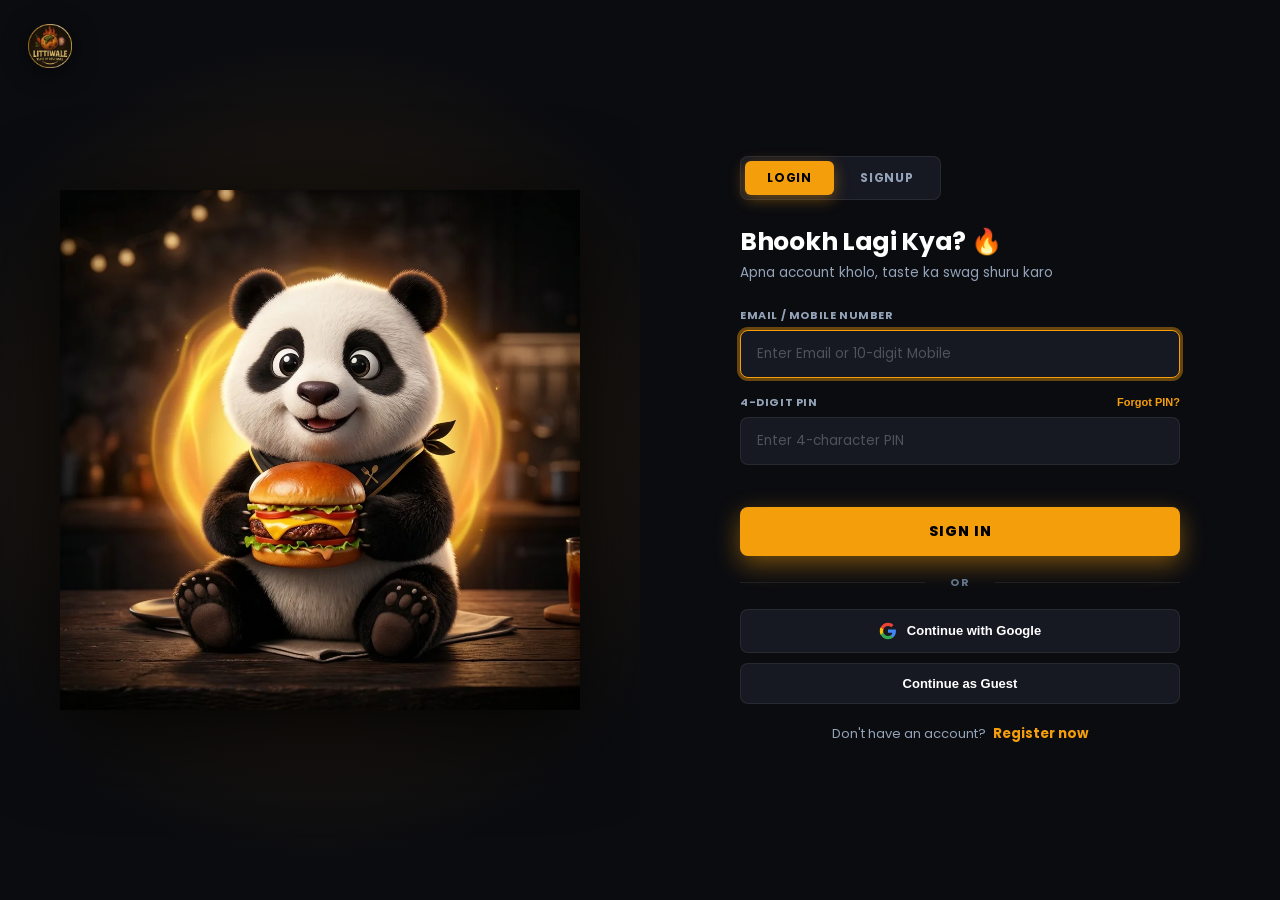
<file: orders.html>
<!DOCTYPE html>
<html lang="en">

<head>
    <meta charset="UTF-8">
    <meta name="viewport" content="width=device-width, initial-scale=1.0">
    <meta name="theme-color" content="#f97316">
    <meta name="mobile-web-app-capable" content="yes">
    <meta name="apple-mobile-web-app-capable" content="yes">
    <meta name="apple-mobile-web-app-status-bar-style" content="black-translucent">
    <meta name="apple-mobile-web-app-title" content="Littiwale">
    <title>My Orders | Littiwale Barbil</title>
    <meta name="robots" content="noindex, follow">
    <meta name="description" content="View past orders, track live orders, and 1-tap reorder delicious authentic food from Littiwale Barbil.">
    <link rel="canonical" href="https://littiwale.co.in/orders.html">
    <meta property="og:title" content="My Orders | Littiwale Barbil">
    <meta property="og:description" content="View past orders and track active deliveries from Littiwale Barbil.">
    <meta property="og:image" content="https://littiwale.co.in/images/logo.png">
    <meta property="og:url" content="https://littiwale.co.in/orders.html">
    <meta name="twitter:card" content="summary">
    <meta name="twitter:image" content="https://littiwale.co.in/images/logo.png">
    <link rel="icon" type="image/x-icon" href="/favicon.ico">
    <link rel="icon" type="image/png" sizes="48x48" href="/images/favicon-48x48.png">
    <link rel="icon" type="image/png" sizes="96x96" href="/images/favicon-96x96.png">
    <link rel="icon" type="image/png" sizes="192x192" href="/images/favicon-192x192.png">
    <link rel="apple-touch-icon" sizes="180x180" href="/images/apple-touch-icon.png">
    <link rel="manifest" href="/manifest.json">

    <!-- Google Fonts -->
    <link rel="preconnect" href="https://fonts.googleapis.com">
    <link rel="preconnect" href="https://fonts.gstatic.com" crossorigin>
    <link href="https://fonts.googleapis.com/css2?family=Poppins:wght@400;500;600;700;800;900&family=Plus+Jakarta+Sans:wght@400;500;600;700;800&display=swap" rel="stylesheet">
    <!-- FontAwesome -->
    <link rel="stylesheet" href="https://cdnjs.cloudflare.com/ajax/libs/font-awesome/6.4.0/css/all.min.css">
    
    <!-- Base Stylesheets -->
    <link rel="stylesheet" href="css/style.css?v=20261119-universal-variants">

    <style>
        :root {
            --bg-base: #0b0c10;
            --bg-card: #12131a;
            --bg-surface: #161822;
            --border: rgba(255, 255, 255, 0.08);
            --border-hover: rgba(255, 255, 255, 0.16);
            --primary: #f59e0b;
            --primary-hover: #d97706;
            --green: #22c55e;
            --text-main: #ffffff;
            --text-muted: #94a3b8;
            --font-sans: 'Poppins', sans-serif;
            --font-mono: 'JetBrains Mono', monospace;
            --radius-sm: 8px;
            --radius-md: 14px;
            --radius-lg: 20px;
        }

        * {
            box-sizing: border-box;
            margin: 0;
            padding: 0;
        }

        body {
            font-family: var(--font-sans);
            background-color: var(--bg-base);
            color: var(--text-main);
            min-height: 100vh;
            display: flex;
            flex-direction: column;
            overflow-x: hidden;
        }

        /* Top Navbar */
        .orders-navbar {
            background: rgba(10, 10, 12, 0.92);
            backdrop-filter: blur(16px);
            border-bottom: 1px solid var(--border);
            padding: 14px 20px;
            position: sticky;
            top: 0;
            z-index: 50;
        }

        .orders-nav-inner {
            max-width: 1000px;
            margin: 0 auto;
            display: flex;
            justify-content: space-between;
            align-items: center;
        }

        .orders-logo {
            display: flex;
            align-items: center;
            gap: 10px;
            text-decoration: none;
        }

        .orders-logo img {
            width: 38px;
            height: 38px;
            object-fit: contain;
            border-radius: 50%;
        }

        .orders-logo span {
            font-weight: 800;
            font-size: 1.15rem;
            color: #fff;
            letter-spacing: -0.5px;
        }

        .orders-nav-links {
            display: flex;
            align-items: center;
            gap: 12px;
        }

        .orders-nav-btn {
            display: inline-flex;
            align-items: center;
            gap: 6px;
            padding: 8px 16px;
            border-radius: 999px;
            font-size: 13px;
            font-weight: 700;
            text-decoration: none;
            transition: all 0.2s ease;
        }

        .orders-nav-btn-home {
            background: rgba(255, 255, 255, 0.06);
            color: #cbd5e1;
            border: 1px solid var(--border);
        }

        .orders-nav-btn-home:hover {
            background: rgba(255, 255, 255, 0.12);
            color: #fff;
        }

        .orders-nav-btn-menu {
            background: var(--primary);
            color: #fff;
            border: 1px solid transparent;
        }

        .orders-nav-btn-menu:hover {
            background: var(--primary-hover);
            transform: translateY(-1px);
        }

        /* Main Orders Container */
        .orders-main-wrapper {
            flex: 1;
            max-width: 760px;
            width: 100%;
            margin: 32px auto 60px;
            padding: 0 18px;
        }

        .orders-page-header {
            margin-bottom: 24px;
            text-align: center;
        }

        .orders-page-title {
            font-size: 1.8rem;
            font-weight: 900;
            letter-spacing: -0.5px;
            margin-bottom: 6px;
            color: #ffffff;
        }

        .orders-page-subtitle {
            font-size: 14px;
            color: var(--text-muted);
        }

        /* Customer Cards and Lookup Box */
        .orders-content-card {
            background: var(--bg-card);
            border: 1px solid var(--border);
            border-radius: var(--radius-lg);
            padding: 24px;
            box-shadow: 0 20px 40px rgba(0, 0, 0, 0.4);
            margin-bottom: 20px;
        }

        .cust-lookup-box {
            text-align: center;
            padding: 30px 10px;
        }

        .cust-lookup-input-group {
            display: flex;
            align-items: center;
            background: var(--bg-surface);
            border: 1.5px solid var(--border);
            border-radius: var(--radius-md);
            overflow: hidden;
            max-width: 380px;
            margin: 18px auto;
            transition: border-color 0.2s ease;
        }

        .cust-lookup-input-group:focus-within {
            border-color: var(--primary);
            box-shadow: 0 0 0 3px rgba(249, 115, 22, 0.2);
        }

        .cust-lookup-input-prefix {
            padding: 12px 14px;
            font-size: 14px;
            font-weight: 700;
            color: var(--text-muted);
            background: rgba(255, 255, 255, 0.03);
            border-right: 1px solid var(--border);
        }

        .cust-lookup-input {
            flex: 1;
            padding: 12px 14px;
            background: transparent;
            border: none;
            color: #fff;
            font-size: 15px;
            font-weight: 700;
            font-family: var(--font-mono);
            outline: none;
        }

        .cust-lookup-btn {
            background: linear-gradient(135deg, var(--primary) 0%, var(--primary-hover) 100%);
            color: #fff;
            border: none;
            padding: 13px 32px;
            border-radius: 999px;
            font-size: 14px;
            font-weight: 800;
            cursor: pointer;
            transition: all 0.2s ease;
            box-shadow: 0 8px 24px rgba(249, 115, 22, 0.35);
        }

        .cust-lookup-btn:hover {
            transform: translateY(-2px);
            box-shadow: 0 12px 30px rgba(249, 115, 22, 0.5);
        }

        /* Profile Header */
        .cust-profile-header-card {
            background: linear-gradient(135deg, rgba(249, 115, 22, 0.12) 0%, rgba(234, 88, 12, 0.03) 100%);
            border: 1px solid rgba(249, 115, 22, 0.25);
            border-radius: var(--radius-md);
            padding: 16px 20px;
            display: flex;
            justify-content: space-between;
            align-items: center;
            margin-bottom: 18px;
        }

        .cust-profile-greeting {
            font-size: 1.15rem;
            font-weight: 800;
            color: #fff;
            margin-bottom: 3px;
        }

        .cust-profile-phone {
            font-size: 13px;
            color: #fbbf24;
            font-weight: 700;
            font-family: var(--font-mono);
        }

        .cust-switch-account-btn {
            background: rgba(255, 255, 255, 0.08);
            border: 1px solid rgba(255, 255, 255, 0.15);
            color: #cbd5e1;
            padding: 6px 14px;
            border-radius: 999px;
            font-size: 12px;
            font-weight: 700;
            cursor: pointer;
            transition: all 0.2s ease;
        }

        .cust-switch-account-btn:hover {
            background: rgba(255, 255, 255, 0.16);
            color: #fff;
        }

        /* Live Active Order Banner */
        .cust-live-order-banner {
            background: linear-gradient(135deg, rgba(34, 197, 94, 0.15) 0%, rgba(16, 185, 129, 0.05) 100%);
            border: 1.5px solid #22c55e;
            border-radius: var(--radius-md);
            padding: 16px 20px;
            margin-bottom: 18px;
            display: flex;
            justify-content: space-between;
            align-items: center;
            gap: 12px;
            animation: pulseGlow 2.5s infinite;
        }

        @keyframes pulseGlow {
            0%, 100% { box-shadow: 0 0 15px rgba(34, 197, 94, 0.2); }
            50% { box-shadow: 0 0 25px rgba(34, 197, 94, 0.4); }
        }

        .cust-live-order-left {
            display: flex;
            align-items: center;
            gap: 12px;
        }

        .cust-live-order-icon {
            width: 40px;
            height: 40px;
            background: #22c55e;
            color: #000;
            border-radius: 50%;
            display: flex;
            align-items: center;
            justify-content: center;
            font-size: 18px;
        }

        .cust-live-order-title {
            font-size: 14px;
            font-weight: 800;
            color: #fff;
        }

        .cust-live-order-sub {
            font-size: 12px;
            color: #86efac;
            font-weight: 600;
        }

        .cust-live-order-btn {
            background: #22c55e;
            color: #052e16;
            text-decoration: none;
            padding: 8px 16px;
            border-radius: 999px;
            font-size: 12.5px;
            font-weight: 800;
            white-space: nowrap;
            transition: transform 0.2s ease;
        }

        .cust-live-order-btn:hover {
            transform: translateY(-1px);
            background: #16a34a;
            color: #fff;
        }

        /* Past Order Cards */
        .cust-past-order-card {
            background: var(--bg-surface);
            border: 1px solid var(--border);
            border-radius: var(--radius-md);
            padding: 16px 18px;
            margin-bottom: 12px;
            transition: border-color 0.2s ease, transform 0.2s ease;
        }

        .cust-past-order-card:hover {
            border-color: var(--border-hover);
            transform: translateY(-2px);
        }

        .cust-order-top-row {
            display: flex;
            justify-content: space-between;
            align-items: center;
            margin-bottom: 6px;
        }

        .cust-order-id {
            font-size: 14.5px;
            font-weight: 900;
            color: #f97316;
            font-family: var(--font-mono);
        }

        .cust-order-date {
            font-size: 12px;
            color: var(--text-muted);
            margin-bottom: 10px;
        }

        .cust-order-items {
            font-size: 13.5px;
            font-weight: 600;
            color: #e2e8f0;
            margin-bottom: 12px;
            line-height: 1.4;
        }

        .cust-order-footer-row {
            display: flex;
            justify-content: space-between;
            align-items: center;
            border-top: 1px solid rgba(255, 255, 255, 0.06);
            padding-top: 12px;
        }

        .cust-order-total {
            font-size: 16px;
            font-weight: 900;
            color: #fff;
            font-family: var(--font-mono);
        }

        .cust-reorder-btn {
            background: linear-gradient(135deg, var(--primary) 0%, var(--primary-hover) 100%);
            color: #fff;
            border: none;
            padding: 8px 16px;
            border-radius: 8px;
            font-size: 12.5px;
            font-weight: 800;
            cursor: pointer;
            transition: all 0.2s ease;
        }

        .cust-reorder-btn:hover {
            transform: translateY(-1px);
            box-shadow: 0 6px 18px rgba(249, 115, 22, 0.35);
        }

        .cust-view-order-btn {
            background: rgba(255, 255, 255, 0.08);
            border: 1px solid rgba(255, 255, 255, 0.18);
            color: #cbd5e1;
            padding: 7px 14px;
            border-radius: 8px;
            font-size: 12px;
            font-weight: 700;
            text-decoration: none;
            display: inline-flex;
            align-items: center;
            gap: 5px;
            transition: all 0.2s ease;
        }

        .cust-view-order-btn:hover {
            background: rgba(255, 255, 255, 0.15);
            color: #fff;
            border-color: rgba(255, 255, 255, 0.3);
        }

        /* Footer */
        .orders-footer {
            border-top: 1px solid var(--border);
            padding: 24px 20px;
            text-align: center;
            font-size: 13px;
            color: var(--text-muted);
            margin-top: auto;
        }

        @media (max-width: 600px) {
            .orders-main-wrapper {
                margin: 20px auto 40px;
                padding: 0 14px;
            }
            .orders-page-title {
                font-size: 1.5rem;
            }
            .cust-profile-header-card {
                flex-direction: column;
                align-items: flex-start;
                gap: 10px;
            }
            .cust-switch-account-btn {
                align-self: flex-start;
            }
            .cust-live-order-banner {
                flex-direction: column;
                align-items: flex-start;
            }
            .cust-live-order-btn {
                width: 100%;
                text-align: center;
            }
        }
    </style>
</head>

<body>
    <!-- Top Navbar -->
    <header class="orders-navbar">
        <div class="orders-nav-inner">
            <a href="index.html" class="orders-logo">
                <img src="images/logo.png" alt="Littiwale Logo">
                <span>LITTIWALE</span>
            </a>
            <div class="orders-nav-links">
                <a href="index.html" class="orders-nav-btn orders-nav-btn-home">
                    <i class="fas fa-home"></i> Home
                </a>
                <a href="menu/index.html" class="orders-nav-btn orders-nav-btn-menu">
                    <i class="fas fa-utensils"></i> Browse Menu
                </a>
            </div>
        </div>
    </header>

    <!-- Main Container -->
    <main class="orders-main-wrapper">
        <div class="orders-page-header">
            <h1 class="orders-page-title">My Orders & Live Tracking</h1>
            <p class="orders-page-subtitle">Track your active orders, view thermal bills & 1-tap reorder your favorites.</p>
        </div>

        <div id="customer-orders-container" class="orders-content-card">
            <!-- Dynamic Content Injected by JavaScript -->
            <div style="text-align:center; padding:50px 20px;">
                <div class="spinner" style="width:36px; height:36px; border:3px solid rgba(255,255,255,0.1); border-top-color:var(--primary); border-radius:50%; animation:spin 0.8s linear infinite; margin:0 auto 14px;"></div>
                <p style="color:var(--text-muted); font-size:13.5px;">Loading your orders...</p>
            </div>
        </div>
    </main>

    <!-- Floating Action Buttons -->
    <div class="fab-container">
        <button onclick="openPartnerModal()" class="fab-btn" style="background:#ffbc00; color:#000; border:none; outline:none;" title="Delivery Partner & Orders">
            <i class="fas fa-motorcycle"></i>
        </button>
        <a href="menu/index.html" class="fab-btn cart-fab" style="background:#333;color:white;" title="Cart">
            <i class="fas fa-shopping-cart"></i>
            <span id="fab-cart-badge">0</span>
        </a>
        <a href="tel:+916370680744" class="fab-btn" style="background:#007bff;color:white;" title="Call Us">
            <i class="fas fa-phone"></i>
        </a>
        <a href="https://wa.me/916370680744" target="_blank" class="fab-btn" style="background:#25d366;color:white;" title="WhatsApp Us">
            <i class="fab fa-whatsapp"></i>
        </a>
    </div>

    <!-- Partner Modal -->
    <div id="partner-popup" class="payment-modal" style="display:none; position:fixed; top:0; left:0; width:100%; height:100%; background:rgba(0,0,0,0.7); z-index:9999; justify-content:center; align-items:center;">
        <div class="payment-modal-content" style="max-width:400px; width:90%; background:#18181b; border:1px solid rgba(255,255,255,0.15); border-radius:16px; padding:24px; text-align:center; position:relative; color:#fff;">
            <button id="close-partner-popup" class="close-btn" style="position:absolute; right:16px; top:12px; font-size:24px; background:none; border:none; color:#fff; cursor:pointer;" onclick="closePartnerModal()">&times;</button>
            <div style="font-size:3rem; margin-bottom:10px; line-height:1;">🛵</div>
            <h3 style="color:#f97316; margin-bottom:15px; font-size:1.2rem; font-weight:800;">Choose Your Preferred Ordering Option</h3>
            <div style="display:flex; flex-direction:column; gap:12px;">
                <a href="menu/index.html" class="btn btn-primary" style="background:#f97316; color:#fff; font-size:1rem; padding:12px; font-weight:bold; border-radius:8px; text-decoration:none; display:block;">
                    Order Directly from Website
                </a>
                <a href="https://zomato.onelink.me/xqzv/pehoc5j0" target="_blank" class="btn" style="background:#e23744; color:#fff; font-size:1rem; padding:12px; border-radius:8px; font-weight:bold; text-decoration:none; display:block;">
                    Zomato
                </a>
            </div>
        </div>
    </div>

    <!-- Footer -->
    <footer class="orders-footer">
        <p>© 2026 Littiwale Barbil. All rights reserved. • Taste of Desi Swag</p>
    </footer>

    <div id="cart-toast"></div>
    <script src="js/main.js?v=20261119-universal-variants"></script>
    <script src="js/restaurant-timing.js?v=20261119-universal-variants"></script>
    <script src="js/receipt-printer.js"></script>

    <script>
        document.addEventListener('DOMContentLoaded', () => {
            // Auto initialize orders on page load
            const container = document.getElementById('customer-orders-container');
            if (container && typeof window.renderCustomerOrdersUI === 'function') {
                window.renderCustomerOrdersUI();
            }
        });
    </script>
</body>

</html>
</file>
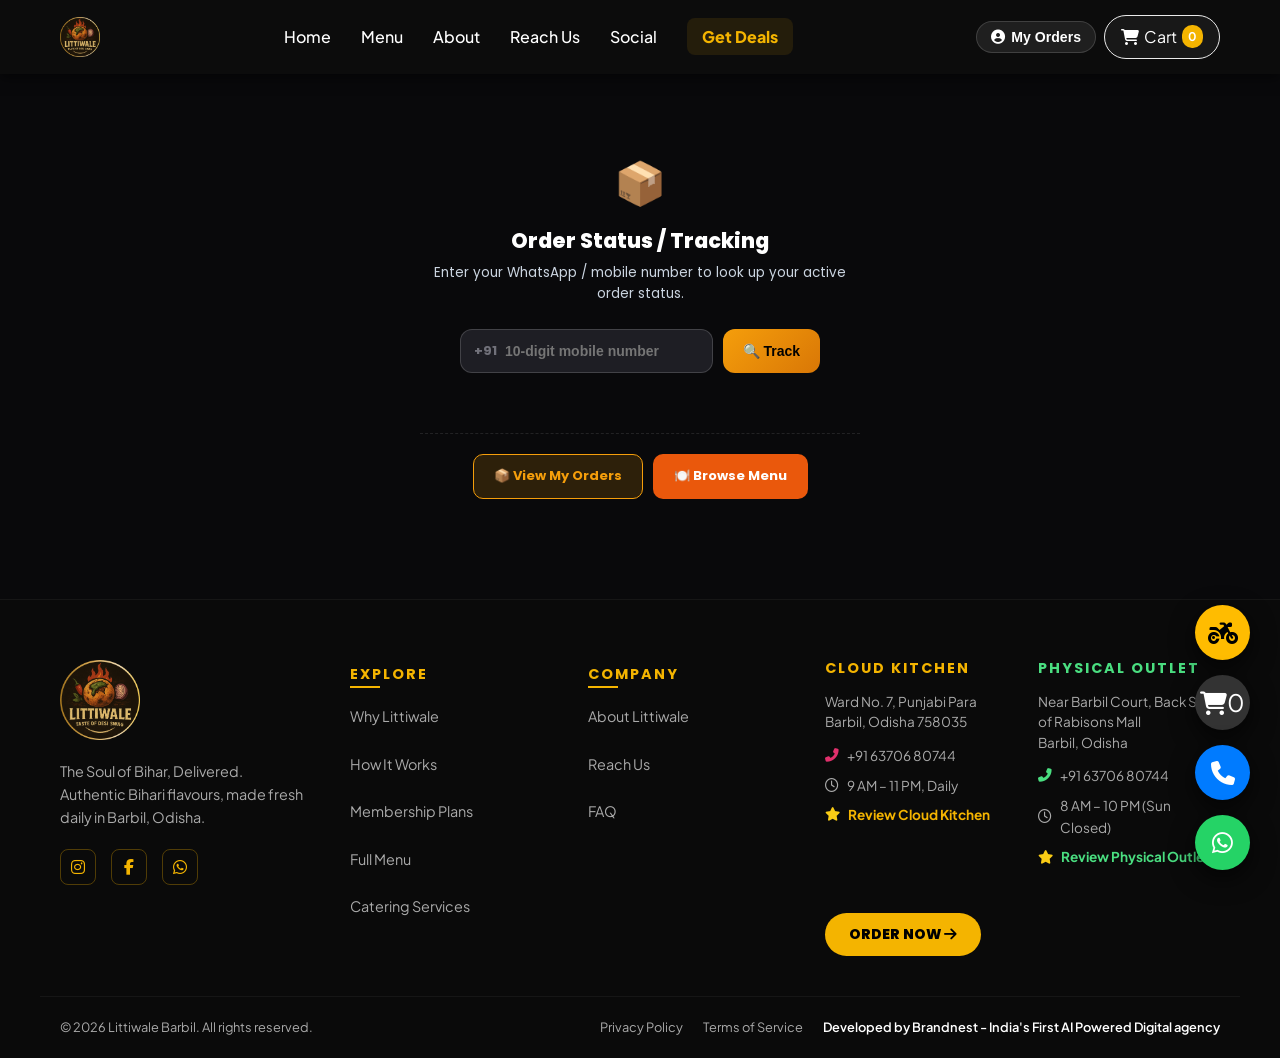
<file: track.html>
<!DOCTYPE html>
<html lang="en">

<head>
    <meta charset="UTF-8">
    <meta name="viewport" content="width=device-width, initial-scale=1.0">
    <meta name="theme-color" content="#f97316">
    <meta name="mobile-web-app-capable" content="yes">
    <meta name="apple-mobile-web-app-capable" content="yes">
    <meta name="apple-mobile-web-app-status-bar-style" content="black-translucent">
    <meta name="apple-mobile-web-app-title" content="Littiwale">
    <title>Live Order Tracking | Littiwale Barbil</title>
    <meta name="robots" content="noindex, follow">
    <meta name="description"
        content="Track your live food order status from Littiwale Barbil. Real-time kitchen preparation, delivery progress, and rider updates.">
    <link rel="canonical" href="https://littiwale.co.in/track.html">
    <meta property="og:title" content="Live Order Tracking | Littiwale Barbil">
    <meta property="og:description"
        content="Track your food preparation and delivery in real-time from Littiwale Barbil.">
    <meta property="og:image" content="https://littiwale.co.in/images/logo.png">
    <meta property="og:url" content="https://littiwale.co.in/track.html">
    <meta name="twitter:card" content="summary">
    <meta name="twitter:image" content="https://littiwale.co.in/images/logo.png">
    <link rel="icon" type="image/x-icon" href="/favicon.ico">
    <link rel="icon" type="image/png" sizes="48x48" href="/images/favicon-48x48.png">
    <link rel="icon" type="image/png" sizes="96x96" href="/images/favicon-96x96.png">
    <link rel="icon" type="image/png" sizes="192x192" href="/images/favicon-192x192.png">
    <link rel="apple-touch-icon" sizes="180x180" href="/images/apple-touch-icon.png">
    <link rel="manifest" href="/manifest.json">

    <!-- Google Fonts -->
    <link rel="preconnect" href="https://fonts.googleapis.com">
    <link rel="preconnect" href="https://fonts.gstatic.com" crossorigin>
    <link
        href="https://fonts.googleapis.com/css2?family=Plus+Jakarta+Sans:wght@400;500;600;700;800&family=Outfit:wght@400;500;600;700;800&family=Space+Grotesk:wght@600;700&display=swap"
        rel="stylesheet">

    <!-- Font Awesome -->
    <link rel="stylesheet" href="https://cdnjs.cloudflare.com/ajax/libs/font-awesome/6.4.0/css/all.min.css">

    <!-- Global Stylesheet -->
    <link rel="stylesheet" href="css/style.css?v=20261119-universal-variants">
    <link rel="stylesheet" href="css/receipt-printer.css">

    <style>
        :root {
            --primary: #f97316;
            --primary-hover: #ea580c;
            --gold: #fbbf24;
            --green: #10b981;
            --blue: #3b82f6;
            --bg-dark: #09090b;
            --bg-card: #141417;
            --bg-surface: #1e1e24;
            --border: rgba(255, 255, 255, 0.08);
            --border-hover: rgba(255, 255, 255, 0.16);
            --text-main: #ffffff;
            --text-dim: #cbd5e1;
            --text-muted: #71717a;
            --radius-lg: 20px;
            --radius-md: 14px;
            --radius-sm: 10px;
            --font-main: 'Plus Jakarta Sans', sans-serif;
            --font-display: 'Outfit', sans-serif;
            --font-mono: 'Space Grotesk', monospace;
        }

        body {
            background-color: var(--bg-dark);
            color: var(--text-main);
            font-family: var(--font-main);
            min-height: 100vh;
            display: flex;
            flex-direction: column;
            overflow-x: hidden;
            -webkit-font-smoothing: antialiased;
        }

        /* Main Container & Desktop 2-Column Grid */
        .track-container {
            max-width: 1060px;
            width: 100%;
            margin: 36px auto 60px;
            padding: 0 20px;
            flex: 1;
        }

        .track-grid-layout {
            display: grid;
            grid-template-columns: 1.15fr 1fr;
            gap: 28px;
            align-items: start;
        }

        .track-col-left,
        .track-col-right {
            display: flex;
            flex-direction: column;
            gap: 20px;
        }

        @media (max-width: 899px) {
            .track-grid-layout {
                grid-template-columns: 1fr;
                gap: 20px;
            }

            .track-container {
                max-width: 540px;
                margin: 20px auto 40px;
                padding: 0 16px;
            }
        }

        /* Delivery Animation Hero Card */
        .delivery-anim-card {
            background: var(--bg-card);
            border: 1px solid var(--border);
            border-radius: var(--radius-lg);
            overflow: hidden;
            box-shadow: 0 20px 50px rgba(0, 0, 0, 0.7);
        }

        .anim-scene-stage {
            background: linear-gradient(180deg, #09090b 0%, #17171c 100%);
            padding: 24px 16px 16px;
            position: relative;
            overflow: hidden;
            border-bottom: 1px solid var(--border);
        }

        .scene-svg {
            width: 100%;
            height: 125px;
            display: block;
        }

        /* Keyframe Animations */
        .anim-road-line {
            stroke-dasharray: 12 8;
            animation: roadMove 0.45s linear infinite;
        }

        @keyframes roadMove {
            from {
                stroke-dashoffset: 0;
            }

            to {
                stroke-dashoffset: -40;
            }
        }

        .anim-vehicle-group {
            animation: truckDriveMotion 4.2s ease-in-out infinite;
        }

        @keyframes truckDriveMotion {
            0% {
                transform: translate(-80px, 14px);
            }

            30% {
                transform: translate(45px, 14px);
            }

            70% {
                transform: translate(120px, 13.5px);
            }

            100% {
                transform: translate(360px, 14px);
            }
        }

        .anim-wheel {
            transform-origin: center;
            animation: spinWheel 0.35s linear infinite;
        }

        @keyframes spinWheel {
            from {
                transform: rotate(0deg);
            }

            to {
                transform: rotate(360deg);
            }
        }

        .anim-headlight-beam {
            animation: headlightPulse 1.2s ease-in-out infinite alternate;
        }

        @keyframes headlightPulse {
            0% {
                opacity: 0.5;
            }

            100% {
                opacity: 0.9;
            }
        }

        .anim-flame {
            transform-origin: bottom center;
            animation: flameFlicker 0.6s ease-in-out infinite alternate;
        }

        @keyframes flameFlicker {
            0% {
                transform: scaleY(0.92) scaleX(0.96);
                opacity: 0.85;
            }

            100% {
                transform: scaleY(1.18) scaleX(1.04);
                opacity: 1;
                filter: drop-shadow(0 0 10px #f97316);
            }
        }

        .anim-steam {
            animation: steamRise 1.8s ease-out infinite;
        }

        @keyframes steamRise {
            0% {
                transform: translateY(0) scaleX(1);
                opacity: 0;
            }

            30% {
                opacity: 0.8;
            }

            100% {
                transform: translateY(-20px) scaleX(1.3);
                opacity: 0;
            }
        }

        .anim-radar-wave {
            transform-box: fill-box;
            transform-origin: center;
            animation: radarPulse 2s ease-out infinite;
        }

        @keyframes radarPulse {
            0% {
                transform: scale(0.6);
                opacity: 0.9;
            }

            100% {
                transform: scale(1.6);
                opacity: 0;
            }
        }

        /* Delivered Stage: Truck arrives from left -> hits target -> transforms into glowing permanent Checkmark */
        .anim-delivered-truck {
            animation: truckArriveAndVanish 1.6s cubic-bezier(0.22, 1, 0.36, 1) forwards;
        }

        @keyframes truckArriveAndVanish {
            0% {
                transform: translate(-140px, 34px);
                opacity: 1;
            }

            55% {
                transform: translate(90px, 34px);
                opacity: 1;
            }

            72% {
                transform: translate(130px, 34px) scale(0.85);
                opacity: 0.6;
            }

            82%,
            100% {
                transform: translate(145px, 34px) scale(0.2);
                opacity: 0;
                pointer-events: none;
            }
        }

        .anim-delivered-final-check {
            transform-box: fill-box;
            transform-origin: center;
            animation: checkmarkBurstReveal 1.6s cubic-bezier(0.175, 0.885, 0.32, 1.275) forwards, idleTickPulse 2.4s ease-in-out infinite alternate 1.6s;
        }

        @keyframes checkmarkBurstReveal {

            0%,
            65% {
                transform: scale(0);
                opacity: 0;
            }

            78% {
                transform: scale(1.3);
                opacity: 1;
                filter: drop-shadow(0 0 28px #10b981);
            }

            88% {
                transform: scale(0.94);
                opacity: 1;
            }

            100% {
                transform: scale(1);
                opacity: 1;
                filter: drop-shadow(0 0 16px rgba(16, 185, 129, 0.7));
            }
        }

        @keyframes idleTickPulse {
            0% {
                transform: scale(1);
                filter: drop-shadow(0 0 14px rgba(16, 185, 129, 0.5));
            }

            100% {
                transform: scale(1.06);
                filter: drop-shadow(0 0 28px rgba(16, 185, 129, 0.85));
            }
        }

        .anim-delivered-pulse-ring {
            transform-box: fill-box;
            transform-origin: center;
            animation: pulseRingBurst 1.6s ease-out forwards;
        }

        @keyframes pulseRingBurst {

            0%,
            68% {
                transform: scale(0.4);
                opacity: 0;
            }

            78% {
                transform: scale(1);
                opacity: 0.9;
            }

            100% {
                transform: scale(1.7);
                opacity: 0;
            }
        }

        /* Status Banner Box */
        .status-banner {
            padding: 22px 24px;
            text-align: center;
        }

        .status-badge {
            display: inline-flex;
            align-items: center;
            gap: 8px;
            font-size: 11px;
            font-weight: 800;
            padding: 6px 14px;
            border-radius: 20px;
            text-transform: uppercase;
            letter-spacing: 0.6px;
            margin-bottom: 12px;
        }

        .status-badge.pending {
            background: rgba(245, 158, 11, 0.14);
            color: var(--gold);
            border: 1px solid rgba(245, 158, 11, 0.3);
        }

        .status-badge.confirmed {
            background: rgba(16, 185, 129, 0.14);
            color: #34d399;
            border: 1px solid rgba(16, 185, 129, 0.3);
        }

        .status-badge.dispatched {
            background: rgba(59, 130, 246, 0.14);
            color: #60a5fa;
            border: 1px solid rgba(59, 130, 246, 0.3);
        }

        .status-badge.delivered {
            background: rgba(16, 185, 129, 0.18);
            color: #10b981;
            border: 1px solid rgba(16, 185, 129, 0.4);
        }

        .status-badge.cancelled {
            background: rgba(239, 68, 68, 0.15);
            color: #fca5a5;
            border: 1px solid rgba(239, 68, 68, 0.35);
        }

        .pulse-dot {
            width: 7px;
            height: 7px;
            border-radius: 50%;
            display: inline-block;
            animation: dotGlow 1.5s infinite;
        }

        .pulse-dot.yellow {
            background: var(--gold);
            box-shadow: 0 0 8px var(--gold);
        }

        .pulse-dot.green {
            background: var(--green);
            box-shadow: 0 0 8px var(--green);
        }

        .pulse-dot.blue {
            background: var(--blue);
            box-shadow: 0 0 8px var(--blue);
        }

        .pulse-dot.red {
            background: #ef4444;
            box-shadow: 0 0 8px #ef4444;
        }

        /* Cancelled Stage: Cross pulse animation */
        .anim-cancelled-cross {
            transform-origin: 0px 0px;
            animation: crossPulseReveal 1s cubic-bezier(0.175, 0.885, 0.32, 1.275) forwards, idleCrossPulse 2s ease-in-out infinite alternate 1s;
        }

        @keyframes crossPulseReveal {
            0% {
                transform: scale(0);
                opacity: 0;
            }

            70% {
                transform: scale(1.25);
                opacity: 1;
                filter: drop-shadow(0 0 20px #ef4444);
            }

            100% {
                transform: scale(1);
                opacity: 1;
                filter: drop-shadow(0 0 14px rgba(239, 68, 68, 0.7));
            }
        }

        @keyframes idleCrossPulse {
            0% {
                transform: scale(1);
                filter: drop-shadow(0 0 10px rgba(239, 68, 68, 0.5));
            }

            100% {
                transform: scale(1.08);
                filter: drop-shadow(0 0 24px rgba(239, 68, 68, 0.85));
            }
        }

        @keyframes dotGlow {

            0%,
            100% {
                opacity: 1;
                transform: scale(1);
            }

            50% {
                opacity: 0.3;
                transform: scale(1.3);
            }
        }

        .status-title {
            font-family: var(--font-display);
            font-size: 1.35rem;
            font-weight: 800;
            color: #ffffff;
            margin-bottom: 6px;
            letter-spacing: -0.3px;
        }

        .status-subtitle {
            font-size: 13px;
            color: var(--text-dim);
            line-height: 1.55;
            max-width: 440px;
            margin: 0 auto;
        }

        /* 4-Stage Stepper */
        .stepper-wrap {
            display: flex;
            justify-content: space-between;
            position: relative;
            padding: 20px 24px 24px;
            background: rgba(0, 0, 0, 0.25);
            border-top: 1px solid var(--border);
        }

        .stepper-wrap::before {
            content: '';
            position: absolute;
            top: 35px;
            left: 45px;
            right: 45px;
            height: 2px;
            background: rgba(255, 255, 255, 0.1);
            z-index: 1;
        }

        .step-item {
            position: relative;
            z-index: 2;
            display: flex;
            flex-direction: column;
            align-items: center;
            text-align: center;
            flex: 1;
        }

        .step-circle {
            width: 32px;
            height: 32px;
            border-radius: 50%;
            background: #27272a;
            border: 2px solid #52525b;
            display: flex;
            align-items: center;
            justify-content: center;
            font-size: 12px;
            font-weight: 800;
            color: #a1a1aa;
            margin-bottom: 8px;
            transition: all 0.3s ease;
        }

        .step-item.active .step-circle {
            background: var(--primary);
            border-color: var(--primary);
            color: #ffffff;
            box-shadow: 0 0 16px var(--primary-glow);
        }

        .step-item.completed .step-circle {
            background: var(--green);
            border-color: var(--green);
            color: #ffffff;
            box-shadow: 0 0 14px rgba(16, 185, 129, 0.4);
        }

        .step-label {
            font-size: 11px;
            font-weight: 700;
            color: var(--text-muted);
            text-transform: uppercase;
            letter-spacing: 0.5px;
        }

        .step-item.active .step-label {
            color: var(--primary);
        }

        .step-item.completed .step-label {
            color: var(--green);
        }

        /* Order Details Card */
        /* 3D Thermal Printer Dispenser Stage */
        .embedded-printer-stage {
            position: relative;
            width: 100%;
            display: flex;
            flex-direction: column;
            align-items: center;
        }

        .embedded-printer-head {
            width: 100%;
            position: relative;
            z-index: 20;
            filter: drop-shadow(0 10px 22px rgba(0, 0, 0, 0.6));
        }

        .embedded-hood-top {
            width: 100%;
            height: 48px;
            border-radius: 16px 16px 3px 3px;
            background: linear-gradient(180deg, #2d3748 0%, #1a202c 45%, #0f172a 100%);
            border: 1px solid rgba(255, 255, 255, 0.15);
            box-shadow: inset 0 2px 2px rgba(255, 255, 255, 0.2), inset 0 -2px 4px rgba(0, 0, 0, 0.8);
            position: relative;
            overflow: hidden;
            display: flex;
            align-items: center;
            justify-content: space-between;
            padding: 0 16px;
        }

        .embedded-hood-highlight {
            position: absolute;
            top: 2px;
            left: 5%;
            width: 90%;
            height: 5px;
            background: linear-gradient(90deg, transparent 0%, rgba(255, 255, 255, 0.4) 50%, transparent 100%);
            border-radius: 999px;
        }

        .embedded-hood-status {
            display: flex;
            align-items: center;
            gap: 7px;
        }

        .embedded-led-dot {
            width: 8px;
            height: 8px;
            background: #22c55e;
            border-radius: 50%;
            box-shadow: 0 0 8px #22c55e;
            animation: statusPulse 1.8s infinite;
        }

        .embedded-led-text {
            font-size: 11px;
            font-weight: 800;
            color: #cbd5e1;
            letter-spacing: 1px;
            font-family: var(--font-mono);
        }

        .embedded-printer-slit {
            width: 92%;
            margin: -6px auto 0;
            height: 12px;
            background: #000000;
            border-radius: 2px;
            box-shadow: inset 0 5px 10px rgba(0, 0, 0, 0.95), inset 0 -1px 2px rgba(255, 255, 255, 0.15);
            position: relative;
            z-index: 5;
        }

        .embedded-hood-bottom {
            width: 100%;
            height: 12px;
            margin-top: -4px;
            border-radius: 0 0 14px 14px;
            background: linear-gradient(180deg, #0f172a 0%, #1e293b 70%, #334155 100%);
            border-bottom: 1px solid rgba(255, 255, 255, 0.1);
            position: relative;
            z-index: 10;
        }

        .embedded-paper-viewport {
            position: relative;
            width: 100%;
            margin-top: -6px;
            z-index: 8;
            clip-path: inset(0px -40px -2000px -40px);
            perspective: 1200px;
            perspective-origin: 50% 0%;
        }

        /* Realistic Live Thermal POS Receipt Slip */
        .order-card.thermal-receipt-slip {
            background: #ffffff;
            color: #18181b;
            border-radius: 0 0 8px 8px;
            padding: 24px 22px;
            box-shadow: 0 18px 40px rgba(0, 0, 0, 0.5), 0 2px 10px rgba(0, 0, 0, 0.25);
            position: relative;
            animation: rollOutFromPrinter 2.2s cubic-bezier(0.16, 1, 0.3, 1) forwards;
            transform-origin: top center;
        }

        @keyframes rollOutFromPrinter {
            0% {
                transform: translateY(-90%) rotateX(-16deg) translateZ(-30px);
                opacity: 0.3;
            }

            30% {
                transform: translateY(-55%) rotateX(-10deg) translateZ(15px);
                opacity: 0.9;
            }

            70% {
                transform: translateY(-15%) rotateX(-3deg) translateZ(5px);
                opacity: 1;
            }

            100% {
                transform: translateY(0%) rotateX(0deg) translateZ(0px);
                opacity: 1;
            }
        }

        .slip-header {
            text-align: center;
            margin-bottom: 12px;
        }

        .slip-logo-row {
            display: flex;
            align-items: center;
            justify-content: center;
            gap: 10px;
            margin-bottom: 6px;
        }

        .slip-logo-img {
            width: 38px;
            height: 38px;
            object-fit: contain;
            border-radius: 8px;
        }

        .slip-brand-title {
            font-size: 19px;
            font-weight: 900;
            color: #0f172a;
            letter-spacing: -0.5px;
            line-height: 1.1;
        }

        .slip-brand-tag {
            font-size: 10px;
            font-weight: 800;
            color: #d97706;
            letter-spacing: 0.8px;
            text-transform: uppercase;
        }

        .slip-meta-info {
            font-size: 11px;
            color: #64748b;
            line-height: 1.4;
            margin-top: 4px;
        }

        .slip-order-meta {
            display: flex;
            justify-content: space-between;
            align-items: center;
            font-size: 12px;
            font-weight: 700;
            color: #334155;
            font-family: var(--font-mono);
            padding: 4px 0;
        }

        .slip-dashed-divider {
            height: 1px;
            border-bottom: 1.5px dashed #cbd5e1;
            margin: 10px 0;
        }

        .slip-double-divider {
            height: 3px;
            border-top: 1.5px dashed #0f172a;
            border-bottom: 1.5px dashed #0f172a;
            margin: 10px 0;
        }

        .slip-items-table {
            display: flex;
            flex-direction: column;
            gap: 8px;
            margin-bottom: 10px;
        }

        .slip-item-row {
            display: flex;
            justify-content: space-between;
            align-items: flex-start;
            font-size: 13px;
            color: #1e293b;
        }

        .slip-item-left {
            display: flex;
            align-items: flex-start;
            gap: 6px;
            max-width: 78%;
        }

        .slip-item-qty {
            font-weight: 800;
            font-family: var(--font-mono);
            color: #d97706;
            background: #fef3c7;
            padding: 1px 5px;
            border-radius: 4px;
            font-size: 11.5px;
        }

        .slip-item-name {
            font-weight: 700;
            line-height: 1.3;
        }

        .slip-item-price {
            font-weight: 800;
            font-family: var(--font-mono);
            color: #0f172a;
            font-size: 13.5px;
        }

        .slip-bill-row {
            display: flex;
            justify-content: space-between;
            align-items: center;
            font-size: 12.5px;
            color: #475569;
            margin-bottom: 6px;
        }

        .slip-bill-row.discount {
            color: #059669;
            font-weight: 700;
        }

        .slip-total-row {
            display: flex;
            justify-content: space-between;
            align-items: center;
            font-size: 16px;
            font-weight: 900;
            color: #0f172a;
            padding: 4px 0;
        }

        .slip-customer-info {
            font-size: 11.5px;
            color: #475569;
            line-height: 1.5;
            background: #f8fafc;
            padding: 10px 12px;
            border-radius: 6px;
            border: 1px solid #f1f5f9;
        }

        .slip-barcode-wrap {
            text-align: center;
            margin-top: 14px;
            padding-top: 10px;
            border-top: 1px dashed #cbd5e1;
        }

        .slip-barcode-lines {
            height: 24px;
            margin: 0 auto 4px;
            max-width: 190px;
            background: repeating-linear-gradient(90deg,
                    #000 0px,
                    #000 2px,
                    transparent 2px,
                    transparent 4px,
                    #000 4px,
                    #000 7px,
                    transparent 7px,
                    transparent 9px,
                    #000 9px,
                    #000 10px,
                    transparent 10px,
                    transparent 13px,
                    #000 13px,
                    #000 16px,
                    transparent 16px,
                    transparent 17px);
        }

        .slip-barcode-text {
            font-family: var(--font-mono);
            font-size: 10px;
            letter-spacing: 2px;
            font-weight: 700;
            color: #64748b;
        }

        .slip-footer-tag {
            font-size: 9.5px;
            font-weight: 800;
            color: #94a3b8;
            letter-spacing: 0.6px;
            margin-top: 4px;
            text-transform: uppercase;
        }

        /* Action Buttons Grid - Full Width & 3 Equal Columns on Desktop */
        .actions-grid {
            grid-column: 1 / -1;
            display: grid;
            grid-template-columns: repeat(3, 1fr);
            gap: 14px;
            width: 100%;
            margin-top: 24px;
        }

        .btn-action {
            display: flex;
            align-items: center;
            justify-content: center;
            gap: 8px;
            padding: 14px 18px;
            border-radius: var(--radius-md);
            font-size: 13.5px;
            font-weight: 700;
            text-decoration: none;
            border: 1px solid transparent;
            transition: all 0.2s ease;
            cursor: pointer;
            text-align: center;
        }

        .btn-whatsapp {
            background: #25d366;
            color: #052e16;
        }

        .btn-whatsapp:hover {
            background: #22c55e;
            transform: translateY(-2px);
            box-shadow: 0 8px 20px rgba(37, 211, 102, 0.3);
        }

        .btn-call {
            background: var(--bg-surface);
            border-color: var(--border);
            color: #ffffff;
        }

        .btn-call:hover {
            background: rgba(255, 255, 255, 0.12);
            border-color: var(--border-hover);
            transform: translateY(-2px);
        }

        .btn-order-more {
            background: linear-gradient(135deg, var(--primary) 0%, var(--primary-hover) 100%);
            color: #ffffff;
            box-shadow: 0 8px 24px rgba(249, 115, 22, 0.35);
        }

        .btn-order-more:hover {
            transform: translateY(-2px);
            box-shadow: 0 12px 30px rgba(249, 115, 22, 0.5);
        }

        /* Loading Spinner */
        .loading-wrap {
            text-align: center;
            padding: 60px 20px;
            background: var(--bg-card);
            border: 1px solid var(--border);
            border-radius: var(--radius-lg);
        }

        .spinner {
            width: 44px;
            height: 44px;
            border: 3px solid rgba(255, 255, 255, 0.1);
            border-top-color: var(--primary);
            border-radius: 50%;
            animation: spin 0.8s linear infinite;
            margin: 0 auto 16px;
        }

        @keyframes spin {
            to {
                transform: rotate(360deg);
            }
        }

        @media (max-width: 768px) {
            .actions-grid {
                grid-template-columns: 1fr 1fr;
                gap: 10px;
                margin-top: 18px;
            }

            .btn-order-more {
                grid-column: span 2;
            }
        }

        @media (max-width: 480px) {
            .actions-grid {
                grid-template-columns: 1fr;
            }

            .btn-order-more {
                grid-column: span 1;
            }

            .track-container {
                margin-top: 14px;
            }
        }
    </style>
</head>

<!-- NAVBAR -->
<nav class="navbar">
    <div class="nav-container">
        <button class="mobile-toggle hamburger" aria-label="Toggle navigation">
            <i class="fas fa-bars"></i>
        </button>

        <a href="/" class="logo-link">
            <img src="images/logo.png" class="nav-logo" alt="Litti Wale">
        </a>

        <ul class="nav-links">
            <li><a href="/#home">Home</a></li>
            <li><a href="/menu">Menu</a></li>
            <li><a href="/#about">About</a></li>
            <li><a href="/#reach">Reach Us</a></li>
            <li><a href="/#connect">Social</a></li>
            <li><a href="/menu" class="nav-get-deals-btn">Get Deals</a></li>
        </ul>

        <div style="display:flex; align-items:center; gap:8px;">
            <button type="button" class="nav-my-orders-btn" onclick="openCustomerOrdersDrawer()"
                title="View past orders & saved address">
                <i class="fas fa-user-circle"></i>
                <span>My Orders</span>
            </button>

            <a href="javascript:void(0)" class="cart-link nav-cart-btn">
                <i class="fas fa-shopping-cart"></i>
                Cart
                <span id="cart-count" class="cart-badge">0</span>
            </a>
        </div>
    </div>
</nav>

<!-- Main Live Tracking Stage -->
<main class="track-container" id="tracking-main-container">
    <div class="loading-wrap" id="loading-state">
        <div class="spinner"></div>
        <h3 style="font-size:1.1rem; margin-bottom:4px; font-weight:700;">Connecting to Kitchen...</h3>
        <p style="font-size:13px; color:var(--text-muted);">Fetching live order status</p>
    </div>
</main>

<script>
    const ADMIN_API_BASE = window.location.hostname === 'localhost' || window.location.hostname === '127.0.0.1'
        ? 'http://localhost:5001/api'
        : 'https://admin.littiwale.co.in/api';

    let activeOrderId = null;
    let pollTimer = null;
    let prevStatus = null;
    let _fetchErrorCount = 0;   // consecutive error counter
    let _orderRendered = false; // have we successfully rendered once?

    function getTargetOrderId() {
        const params = new URLSearchParams(window.location.search);
        const fromQuery = params.get('orderId') || params.get('id');
        // Guard: never treat literal string 'undefined' or 'null' as a valid ID
        if (fromQuery && fromQuery !== 'undefined' && fromQuery !== 'null') return fromQuery;

        try {
            const stored = localStorage.getItem('littiWaleActiveOrder');
            if (stored) {
                const parsed = JSON.parse(stored);
                const pid = parsed && (parsed.orderId || parsed.id || parsed._id);
                if (pid && pid !== 'undefined' && pid !== 'null') return pid;
            }
        } catch (e) { }

        return null;
    }

    async function fetchLiveOrder() {
        // No order ID at all — show phone lookup so customer can find their order
        if (!activeOrderId) {
            renderPhoneLookup();
            return;
        }

        try {
            const cleanId = String(activeOrderId).replace(/^#/, '').trim();
            const res = await fetch(`${ADMIN_API_BASE}/orders/${encodeURIComponent(cleanId)}`, { cache: 'no-store' });
            if (res.ok) {
                const order = await res.json();
                if (order && (order._id || order.orderId || order.id)) {
                    _fetchErrorCount = 0;
                    if (prevStatus === 'pending' && (order.status === 'accepted' || order.status === 'confirmed')) {
                        playCelebrationSound();
                    }
                    prevStatus = order.status;
                    _orderRendered = true;
                    // Always update localStorage cache with FRESH live status so refresh shows correct stage
                    try {
                        localStorage.setItem('littiWaleActiveOrder', JSON.stringify({ ...order, id: order.orderId || order._id || activeOrderId }));
                    } catch (e) { }
                    renderOrderView(order);
                } else {
                    // Malformed response — retry silently
                    _fetchErrorCount++;
                    if (_fetchErrorCount >= 3 && !_orderRendered) renderNotFound();
                }
            } else if (res.status === 404) {
                _fetchErrorCount++;
                // Stale/deleted order ID detected — remove dead cache
                try { localStorage.removeItem('littiWaleActiveOrder'); } catch (e) { }

                // Try auto-recovering by looking up customer's latest active order by saved phone
                const savedPhone = localStorage.getItem('littiwale_customer_phone');
                if (savedPhone) {
                    try {
                        const custRes = await fetch(`${ADMIN_API_BASE}/orders/customer/${savedPhone}`, { cache: 'no-store' });
                        const custData = await custRes.json();
                        if (custData && custData.hasOrders && custData.orders && custData.orders.length > 0) {
                            const active = custData.orders.find(o => ['pending', 'accepted', 'confirmed', 'dispatched'].includes((o.status || '').toLowerCase())) || custData.orders[0];
                            if (active) {
                                activeOrderId = active.orderId || active._id || active.id;
                                try {
                                    localStorage.setItem('littiWaleActiveOrder', JSON.stringify({ ...active, id: activeOrderId }));
                                } catch (e) { }
                                _fetchErrorCount = 0;
                                _orderRendered = true;
                                renderOrderView(active);
                                return;
                            }
                        }
                    } catch (err) { }
                }

                if (pollTimer) { clearInterval(pollTimer); pollTimer = null; }
                const isLoggedIn = Boolean(localStorage.getItem('littiwale_customer_profile') || localStorage.getItem('littiwale_customer_phone'));
                if (isLoggedIn) {
                    window.location.replace('orders.html');
                    return;
                }
                renderPhoneLookup();
            } else {
                // Server error — retry silently, don't flip to Not Found
                _fetchErrorCount++;
                console.warn('Track API error:', res.status);
            }
        } catch (e) {
            // Network error — retry silently
            _fetchErrorCount++;
            console.warn('Live poll error:', e);
        }
    }

    // Phone lookup form — shown when no active order ID is available or order is deleted
    function renderPhoneLookup() {
        if (pollTimer) { clearInterval(pollTimer); pollTimer = null; }
        const isLoggedIn = Boolean(localStorage.getItem('littiwale_customer_profile') || localStorage.getItem('littiwale_customer_phone'));
        if (isLoggedIn) {
            window.location.replace('orders.html');
            return;
        }
        const container = document.getElementById('tracking-main-container');

        container.innerHTML = `
                <div class="order-card" style="text-align:center; padding:40px 20px; max-width:480px; margin:0 auto; font-family:'Poppins',sans-serif;">
                    <div style="font-size:42px; margin-bottom:12px;">📦</div>
                    <h3 style="font-size:1.3rem; margin-bottom:8px; font-weight:800; color:#fff;">Order Status / Tracking</h3>
                    <p style="color:var(--text-dim, #94a3b8); font-size:13.5px; margin-bottom:24px; line-height:1.6;">
                        ${isLoggedIn ? 'No active orders found in live kitchen. You can check past orders or track using your mobile number.' : 'Enter your WhatsApp / mobile number to look up your active order status.'}
                    </p>
                    <div style="display:flex; gap:10px; max-width:360px; margin:0 auto 16px;">
                        <div style="position:relative; flex:1;">
                            <span style="position:absolute; left:14px; top:50%; transform:translateY(-50%); color:var(--text-muted, #64748b); font-size:13px; font-weight:700;">+91</span>
                            <input type="tel" id="track-phone-input" placeholder="10-digit mobile number"
                                style="width:100%; padding:13px 14px 13px 44px; background:var(--bg-surface, #181924); border:1.5px solid var(--border-hover, rgba(245,158,11,0.3)); border-radius:12px; color:#fff; font-size:14px; font-weight:600; outline:none; box-sizing:border-box;"
                                maxlength="10" inputmode="numeric"
                                onkeydown="if(event.key==='Enter') findOrderByPhone()"
                            >
                        </div>
                        <button onclick="findOrderByPhone()" style="padding:13px 20px; background:linear-gradient(135deg, #f59e0b, #d97706); color:#000; border:none; border-radius:12px; font-weight:800; font-size:14px; cursor:pointer; white-space:nowrap; transition:transform 0.2s;" onmouseover="this.style.transform='scale(1.03)'" onmouseout="this.style.transform='scale(1)'">
                            🔍 Track
                        </button>
                    </div>
                    <div id="track-phone-result" style="min-height:24px; font-size:13px; margin-bottom:16px;"></div>
                    <div style="margin-top:20px; padding-top:20px; border-top:1px dashed rgba(255,255,255,0.1); display:flex; gap:10px; justify-content:center; flex-wrap:wrap;">
                        <a href="orders.html" class="btn-action" style="display:inline-flex; align-items:center; gap:6px; background:rgba(245,158,11,0.15); border:1px solid #f59e0b; color:#f59e0b; padding:11px 20px; border-radius:10px; font-size:13px; font-weight:700; text-decoration:none;">
                            📦 View My Orders
                        </a>
                        <a href="index.html#menu" class="btn-action" style="display:inline-flex; align-items:center; gap:6px; background:#ea580c; color:#fff; padding:11px 20px; border-radius:10px; font-size:13px; font-weight:700; text-decoration:none;">
                            🍽️ Browse Menu
                        </a>
                    </div>
                </div>
            `;
        // Auto-fill if phone exists in localStorage
        try {
            const ph = localStorage.getItem('littiwale_customer_phone');
            if (ph) {
                const inp = document.getElementById('track-phone-input');
                if (inp) { inp.value = ph; findOrderByPhone(); }
            }
        } catch (e) { }
    }

    async function findOrderByPhone() {
        const input = document.getElementById('track-phone-input');
        const result = document.getElementById('track-phone-result');
        if (!input || !result) return;
        const rawPhone = input.value.replace(/\D/g, '').slice(-10);
        if (rawPhone.length < 10) {
            result.innerHTML = '<span style="color:#ef4444;">⚠️ Please enter a valid 10-digit mobile number.</span>';
            return;
        }
        result.innerHTML = '<span style="color:#94a3b8;">🔍 Looking up orders...</span>';
        try {
            const res = await fetch(`${ADMIN_API_BASE}/orders/customer/${rawPhone}`, { cache: 'no-store' });
            const data = await res.json();
            if (!data.success || !data.hasOrders || !data.orders.length) {
                result.innerHTML = '<span style="color:#94a3b8;">No orders found for this number. Please check the number or place a new order.</span>';
                return;
            }
            // Find active order (pending/accepted/dispatched)
            const active = data.orders.find(o => ['pending', 'accepted', 'confirmed', 'dispatched'].includes((o.status || '').toLowerCase()));
            if (active) {
                // Save and redirect to track with ID
                try { localStorage.setItem('littiWaleActiveOrder', JSON.stringify({ id: active._id })); } catch (e) { }
                try { localStorage.setItem('littiwale_customer_phone', rawPhone); } catch (e) { }
                activeOrderId = active._id;
                _fetchErrorCount = 0;
                // Show loading and start polling
                document.getElementById('tracking-main-container').innerHTML = `
                        <div class="loading-wrap">
                            <div class="spinner"></div>
                            <h3 style="font-size:1.1rem; margin-bottom:4px; font-weight:700;">Connecting to Kitchen...</h3>
                            <p style="font-size:13px; color:var(--text-muted);">Fetching live order status</p>
                        </div>`;
                fetchLiveOrder();
                if (!pollTimer) pollTimer = setInterval(fetchLiveOrder, 3000);
            } else {
                // Only past/delivered/cancelled orders
                const latest = data.orders[0];
                const shortId = String(latest._id).slice(-6).toUpperCase();
                result.innerHTML = `<span style="color:#94a3b8;">Your last order <strong style="color:#fff;">#${shortId}</strong> was <strong style="color:#4ade80;">${(latest.status || 'delivered').toUpperCase()}</strong>. No active orders right now.</span>`;
            }
        } catch (e) {
            result.innerHTML = '<span style="color:#ef4444;">⚠️ Could not connect. Check your internet and try again.</span>';
        }
    }

    function playCelebrationSound() {
        try {
            const ctx = new (window.AudioContext || window.webkitAudioContext)();
            const osc = ctx.createOscillator();
            const gain = ctx.createGain();
            osc.type = 'triangle';
            osc.frequency.setValueAtTime(587.33, ctx.currentTime);
            osc.frequency.exponentialRampToValueAtTime(880, ctx.currentTime + 0.3);
            gain.gain.setValueAtTime(0.25, ctx.currentTime);
            gain.gain.exponentialRampToValueAtTime(0.01, ctx.currentTime + 0.4);
            osc.connect(gain);
            gain.connect(ctx.destination);
            osc.start();
            osc.stop(ctx.currentTime + 0.4);
        } catch (e) { }
    }

    // Clean & High-End Visual Stage Generator for all states
    function getStageSceneSVG(status, isTakeaway) {
        if (status === 'cancelled') {
            return `
                    <svg class="scene-svg" viewBox="0 0 380 110" fill="none" xmlns="http://www.w3.org/2000/svg">
                        <ellipse cx="190" cy="96" rx="140" ry="7" fill="rgba(239,68,68,0.15)" />
                        <line x1="20" y1="96" x2="360" y2="96" stroke="#27272a" stroke-width="2" stroke-linecap="round" />

                        <!-- Perfectly Centered Warning Shield -->
                        <g transform="translate(190, 48)">
                            <circle cx="0" cy="0" r="38" stroke="#ef4444" stroke-width="1.5" opacity="0.4" class="anim-delivered-pulse-ring" />
                            <g class="anim-cancelled-cross">
                                <circle cx="0" cy="0" r="28" fill="#ef4444" stroke="#f87171" stroke-width="3" />
                                <circle cx="0" cy="0" r="23" fill="#b91c1c" />
                                <path d="M -8 -8 L 8 8 M 8 -8 L -8 8" stroke="#ffffff" stroke-width="4" stroke-linecap="round" />
                            </g>
                        </g>
                    </svg>
                `;
        } else if (status === 'pending') {
            return `
                    <svg class="scene-svg" viewBox="0 0 380 110" fill="none" xmlns="http://www.w3.org/2000/svg">
                        <!-- Elegant Ground Platform -->
                        <ellipse cx="190" cy="96" rx="140" ry="7" fill="rgba(245,158,11,0.12)" />
                        
                        <!-- Center Pulse Beacon Unit -->
                        <g transform="translate(190, 50)">
                            <circle cx="0" cy="0" r="16" stroke="#fbbf24" stroke-width="1.5" class="anim-radar-wave" fill="none" />
                            <circle cx="0" cy="0" r="28" stroke="#f59e0b" stroke-width="1.5" class="anim-radar-wave" style="animation-delay:0.5s;" fill="none" />
                            <circle cx="0" cy="0" r="42" stroke="#ea580c" stroke-width="1.2" class="anim-radar-wave" style="animation-delay:1s;" fill="none" />
                            <circle cx="0" cy="0" r="18" fill="#18181b" stroke="#fbbf24" stroke-width="2" />
                            <circle cx="0" cy="0" r="6" fill="#fbbf24" />
                        </g>

                        <!-- Left Restaurant Cloud Kitchen Hub -->
                        <g transform="translate(60, 32)">
                            <rect x="0" y="14" width="46" height="42" rx="8" fill="#18181b" stroke="rgba(255,255,255,0.12)" stroke-width="1.5" />
                            <path d="M 12 30 L 34 30 M 12 38 L 26 38" stroke="#fbbf24" stroke-width="2" stroke-linecap="round" />
                            <circle cx="23" cy="22" r="3" fill="#f59e0b" />
                        </g>

                        <!-- Right Live Timer Clock -->
                        <g transform="translate(275, 32)">
                            <rect x="0" y="14" width="46" height="42" rx="8" fill="#18181b" stroke="rgba(255,255,255,0.12)" stroke-width="1.5" />
                            <circle cx="23" cy="35" r="12" fill="#27272a" stroke="#fbbf24" stroke-width="1.5" />
                            <line x1="23" y1="35" x2="23" y2="28" stroke="#ffffff" stroke-width="1.5" stroke-linecap="round" />
                            <line x1="23" y1="35" x2="29" y2="35" stroke="#fbbf24" stroke-width="1.5" stroke-linecap="round" />
                        </g>
                    </svg>
                `;
        } else if (status === 'accepted' || status === 'confirmed') {
            return `
                    <svg class="scene-svg" viewBox="0 0 380 110" fill="none" xmlns="http://www.w3.org/2000/svg">
                        <ellipse cx="190" cy="96" rx="140" ry="7" fill="rgba(249,115,22,0.15)" />
                        
                        <!-- Glowing Stove Gas Flame -->
                        <g transform="translate(160, 70)">
                            <ellipse cx="30" cy="6" rx="28" ry="4" fill="#18181b" stroke="#3f3f46" stroke-width="1.5" />
                            <path class="anim-fire-flame" d="M 10 4 Q 15 -14 20 2 Q 25 -22 30 -6 Q 35 -24 40 2 Q 45 -12 50 4 Z" fill="url(#flameGrad)" />
                        </g>

                        <!-- Sleek Modern Cooking Wok -->
                        <g transform="translate(142, 44)">
                            <path d="M 10 16 Q 48 30 86 16 L 82 24 Q 48 36 14 24 Z" fill="#18181b" stroke="#52525b" stroke-width="1.5" />
                            <rect x="0" y="14" width="14" height="4" rx="2" fill="#3f3f46" />
                            <rect x="82" y="14" width="14" height="4" rx="2" fill="#3f3f46" />
                            
                            <!-- Sizzling Food Particles -->
                            <circle cx="36" cy="20" r="4.5" fill="#f59e0b" />
                            <circle cx="50" cy="18" r="4" fill="#d97706" />
                            <circle cx="62" cy="21" r="4.5" fill="#fbbf24" />
                        </g>

                        <!-- Rising Pure Steam Curves -->
                        <g class="anim-steam" style="transform-origin: 190px 30px;">
                            <path d="M 178 36 Q 172 24 178 14 Q 184 6 178 0" stroke="#fed7aa" stroke-width="2" stroke-linecap="round" fill="none" opacity="0.75" />
                            <path d="M 190 36 Q 196 24 190 14 Q 184 6 190 0" stroke="#fed7aa" stroke-width="2" stroke-linecap="round" fill="none" opacity="0.75" />
                            <path d="M 202 36 Q 196 24 202 14 Q 208 6 202 0" stroke="#fed7aa" stroke-width="2" stroke-linecap="round" fill="none" opacity="0.75" />
                        </g>

                        <defs>
                            <linearGradient id="flameGrad" x1="0%" y1="100%" x2="0%" y2="0%">
                                <stop offset="0%" stop-color="#ef4444" />
                                <stop offset="60%" stop-color="#f97316" />
                                <stop offset="100%" stop-color="#fef08a" />
                            </linearGradient>
                        </defs>
                    </svg>
                `;
        } else if (status === 'dispatched') {
            if (isTakeaway) {
                return `
                        <svg class="scene-svg" viewBox="0 0 380 110" fill="none" xmlns="http://www.w3.org/2000/svg">
                            <ellipse cx="190" cy="96" rx="140" ry="7" fill="rgba(34,197,94,0.18)" />
                            
                            <!-- Takeaway Counter Platform -->
                            <rect x="110" y="86" width="160" height="12" rx="4" fill="#27272a" stroke="#3f3f46" stroke-width="1.5" />
                            
                            <!-- Shopping / Food Delivery Bag -->
                            <g transform="translate(160, 24)">
                                <path d="M 12 20 Q 30 2 48 20" stroke="#f59e0b" stroke-width="3" fill="none" stroke-linecap="round" />
                                <rect x="0" y="18" width="60" height="54" rx="8" fill="#ea580c" stroke="#c2410c" stroke-width="2" />
                                <path d="M 6 18 L 14 72 M 54 18 L 46 72" stroke="#9a3412" stroke-width="1.5" opacity="0.6" />
                                <rect x="12" y="32" width="36" height="24" rx="4" fill="#18181b" stroke="#fef08a" stroke-width="1.2" />
                                <text x="30" y="47" fill="#fde047" font-size="8.5" font-weight="900" text-anchor="middle" font-family="'Space Grotesk', sans-serif">LITTI</text>
                            </g>

                            <!-- Ready Pulse Rings -->
                            <g transform="translate(190, 52)">
                                <circle cx="0" cy="0" r="38" stroke="#22c55e" stroke-width="1.5" class="anim-delivered-pulse-ring" fill="none" />
                                <circle cx="0" cy="0" r="50" stroke="#4ade80" stroke-width="1.2" class="anim-delivered-pulse-ring" style="animation-delay:0.6s;" fill="none" />
                            </g>
                        </svg>
                    `;
            }
            return `
                    <svg class="scene-svg" viewBox="0 0 380 110" fill="none" xmlns="http://www.w3.org/2000/svg">
                        <ellipse cx="190" cy="96" rx="150" ry="7" fill="rgba(249,115,22,0.15)" />
                        <line x1="10" y1="96" x2="370" y2="96" stroke="#3f3f46" stroke-width="2.5" stroke-linecap="round" />
                        <line class="anim-road-line" x1="10" y1="103" x2="370" y2="103" stroke="#f59e0b" stroke-width="2" stroke-linecap="round" />
                        
                        <defs>
                            <linearGradient id="headlightGrad" x1="0%" y1="0%" x2="100%" y2="0%">
                                <stop offset="0%" stop-color="#fbbf24" stop-opacity="0.85" />
                                <stop offset="100%" stop-color="#fbbf24" stop-opacity="0" />
                            </linearGradient>
                            <linearGradient id="vanBodyGrad" x1="0%" y1="0%" x2="100%" y2="0%">
                                <stop offset="0%" stop-color="#ea580c" />
                                <stop offset="60%" stop-color="#f97316" />
                                <stop offset="100%" stop-color="#fbbf24" />
                            </linearGradient>
                        </defs>

                        <g class="anim-vehicle-group">
                            <polygon class="anim-headlight-beam" points="140,42 255,18 255,70 140,49" fill="url(#headlightGrad)" />

                            <!-- Parcel in cargo -->
                            <rect x="22" y="24" width="16" height="14" rx="2" fill="#d97706" stroke="#b45309" stroke-width="1.2" />
                            <line x1="30" y1="24" x2="30" y2="38" stroke="#fef3c7" stroke-width="1.2" />
                            <line x1="22" y1="31" x2="38" y2="31" stroke="#fef3c7" stroke-width="1.2" />

                            <!-- Sleek Van Body -->
                            <path d="M 10 16 C 10 12, 14 10, 18 10 L 110 10 C 114 10, 118 13, 122 18 L 138 32 C 140 34, 142 38, 142 42 L 142 56 C 142 58, 140 60, 138 60 L 10 60 C 8 60, 6 58, 6 56 L 6 20 C 6 18, 8 16, 10 16 Z" fill="url(#vanBodyGrad)" stroke="#c2410c" stroke-width="1.5" />
                            <rect x="16" y="16" width="60" height="34" rx="3" fill="#27272a" stroke="#3f3f46" stroke-width="1.5" />
                            <text x="46" y="31" fill="#fde047" font-size="7.5" font-weight="900" text-anchor="middle" font-family="'Space Grotesk', sans-serif" letter-spacing="0.5">LITTIWALE</text>

                            <path d="M 88 16 L 116 16 C 118 16, 120 18, 122 22 L 132 34 L 88 34 Z" fill="#0284c7" opacity="0.85" stroke="#0369a1" stroke-width="1" />
                            <circle cx="139" cy="46" r="3.5" fill="#fef08a" />

                            <g class="anim-wheel" style="transform-origin: 34px 58px;">
                                <circle cx="34" cy="58" r="11" fill="#18181b" stroke="#3f3f46" stroke-width="2" />
                                <circle cx="34" cy="58" r="5" fill="#e4e4e7" />
                            </g>
                            <g class="anim-wheel" style="transform-origin: 114px 58px;">
                                <circle cx="114" cy="58" r="11" fill="#18181b" stroke="#3f3f46" stroke-width="2" />
                                <circle cx="114" cy="58" r="5" fill="#e4e4e7" />
                            </g>
                        </g>
                    </svg>
                `;
        } else {
            // Delivered Stage
            return `
                    <svg class="scene-svg" viewBox="0 0 380 110" fill="none" xmlns="http://www.w3.org/2000/svg">
                        <ellipse cx="190" cy="96" rx="150" ry="7" fill="rgba(16,185,129,0.2)" />
                        <line x1="20" y1="96" x2="360" y2="96" stroke="#27272a" stroke-width="2" stroke-linecap="round" />

                        <g class="anim-delivered-truck">
                            <path d="M 10 16 C 10 12, 14 10, 18 10 L 95 10 C 99 10, 103 13, 107 18 L 120 32 C 122 34, 123 38, 123 42 L 123 54 C 123 56, 121 58, 119 58 L 10 58 C 8 58, 6 56, 6 54 L 6 20 C 6 18, 8 16, 10 16 Z" fill="#10b981" stroke="#059669" stroke-width="1.5" />
                            <rect x="14" y="16" width="55" height="30" rx="3" fill="#064e3b" />
                            <text x="41" y="30" fill="#ffffff" font-size="7" font-weight="900" text-anchor="middle" font-family="'Space Grotesk', sans-serif">LITTIWALE</text>
                            <path d="M 76 16 L 100 16 C 102 16, 104 18, 106 22 L 114 34 L 76 34 Z" fill="#a7f3d0" opacity="0.9" />
                            <circle cx="28" cy="56" r="9" fill="#18181b" stroke="#3f3f46" stroke-width="2" />
                            <circle cx="28" cy="56" r="4" fill="#e4e4e7" />
                            <circle cx="98" cy="56" r="9" fill="#18181b" stroke="#3f3f46" stroke-width="2" />
                            <circle cx="98" cy="56" r="4" fill="#e4e4e7" />
                        </g>

                        <g transform="translate(190, 48)">
                            <g class="anim-delivered-pulse-ring">
                                <circle cx="0" cy="0" r="32" stroke="#10b981" stroke-width="2" fill="none" opacity="0.8" />
                                <circle cx="0" cy="0" r="46" stroke="#34d399" stroke-width="1.5" fill="none" opacity="0.5" />
                            </g>
                        </g>

                        <g transform="translate(190, 48)">
                            <g class="anim-delivered-final-check">
                                <circle cx="0" cy="0" r="28" fill="#10b981" stroke="#34d399" stroke-width="3" />
                                <circle cx="0" cy="0" r="23" fill="#059669" />
                                <path d="M -11 -1 L -3 8 L 13 -8" stroke="#ffffff" stroke-width="4.5" stroke-linecap="round" stroke-linejoin="round" />
                            </g>
                        </g>
                    </svg>
                `;
        }
    }

    function renderOrderView(order) {
        window.currentTrackedOrder = order;
        const container = document.getElementById('tracking-main-container');
        const shortId = order._id ? String(order._id).slice(-6).toUpperCase() : 'LW-ORD';
        const status = (order.status || 'pending').toLowerCase();
        const isTakeaway = (order.orderType === 'takeaway' || order.orderType === 'pickup' || (order.customerAddress && /takeaway|self-pickup|pickup/i.test(order.customerAddress)));
        const finalTotal = order.finalTotal || order.subtotal || 0;
        const delFee = isTakeaway ? 0 : Number(order.deliveryCharge || 0);
        const subtotal = Number(order.subtotal || (finalTotal - delFee));
        const discount = Number(order.discount || 0);
        const assignedRider = order.deliveryBoy || order.assignedDeliveryBoy;
        const riderPhone = String(assignedRider?.phone || order.deliveryBoyPhone || '').replace(/\D/g, '').slice(-10);
        const amountPaid = Number(order.amountPaid || 0) || (order.paymentCollectedByStore ? Number(finalTotal) : 0);
        const amountDue = Math.max(0, Number(finalTotal) - amountPaid);
        const paymentSummaryText = amountDue > 0 ? `₹${amountPaid} received • ₹${amountDue} due` : `Paid ₹${amountPaid}`;

        const isStep1 = true;
        const isStep2 = status === 'accepted' || status === 'confirmed' || status === 'dispatched' || status === 'delivered';
        const isStep3 = status === 'dispatched' || status === 'delivered';
        const isStep4 = status === 'delivered';

        let statusBadgeClass = 'pending';
        let dotClass = 'yellow';
        let statusBadgeText = isTakeaway ? 'Pending Takeaway Confirmation' : 'Pending Confirmation';
        let statusTitle = isTakeaway ? 'Takeaway Order Placed' : 'Order Placed';
        let statusDesc = isTakeaway
            ? 'We have received your takeaway order. The kitchen is reviewing items for counter preparation.'
            : 'We have received your order. The kitchen is currently reviewing your items.';

        if (status === 'accepted' || status === 'confirmed') {
            statusBadgeClass = 'confirmed';
            dotClass = 'green';
            statusBadgeText = isTakeaway ? 'Preparing for Pickup' : 'Kitchen Preparing';
            statusTitle = isTakeaway ? 'Preparing Your Takeaway' : 'Preparing in Kitchen';
            statusDesc = 'Our chefs are freshly preparing your authentic meal with authentic spices and ghee.';
        } else if (status === 'dispatched') {
            statusBadgeClass = 'dispatched';
            dotClass = isTakeaway ? 'green' : 'blue';
            statusBadgeText = isTakeaway ? 'Ready for Pickup' : 'Out for Delivery';
            statusTitle = isTakeaway ? 'Ready at Counter' : 'Out for Delivery';
            statusDesc = isTakeaway
                ? 'Your meal is freshly packed and ready for collection at our counter!'
                : 'Your hot food has left the kitchen and is on the way to your delivery address.';
        } else if (status === 'delivered') {
            statusBadgeClass = 'delivered';
            dotClass = 'green';
            statusBadgeText = isTakeaway ? 'Order Picked Up' : 'Order Delivered';
            statusTitle = isTakeaway ? 'Order Completed' : 'Order Delivered';
            statusDesc = isTakeaway
                ? 'Your meal was handed over successfully. Enjoy your delicious food!'
                : 'Your meal was successfully delivered. Enjoy your delicious hot food!';
        } else if (status === 'cancelled') {
            statusBadgeClass = 'cancelled';
            dotClass = 'red';
            statusBadgeText = 'Order Cancelled';
            statusTitle = 'Order Cancelled by Kitchen';
            statusDesc = order.cancelReason ? `Reason: ${order.cancelReason}` : 'This order was cancelled by the restaurant. If you have completed payment, your refund will be processed.';
        }

        const timeStr = order.createdAt ? new Date(order.createdAt).toLocaleTimeString([], { hour: '2-digit', minute: '2-digit' }) : '';
        const escapeItemName = value => String(value ?? '').replace(/[&<>"']/g, character => ({
            '&': '&amp;',
            '<': '&lt;',
            '>': '&gt;',
            '"': '&quot;',
            "'": '&#39;'
        })[character]);
        const itemsHtml = (order.items || []).map(it => `
                <div class="slip-item-row">
                    <div class="slip-item-left">
                        <span class="slip-item-qty">${it.quantity}x</span>
                        <span class="slip-item-name">${escapeItemName(it.name)}</span>
                    </div>
                    <span class="slip-item-price">₹${it.subtotal || (it.price * it.quantity)}</span>
                </div>
            `).join('') || '<div style="color:#64748b; font-size:12px; text-align:center;">Items list unavailable</div>';

        // Stepper HTML
        let stepperHtml = '';
        if (status === 'cancelled') {
            stepperHtml = `
                    <div class="stepper-wrap">
                        <div class="step-item completed">
                            <div class="step-circle" style="background:#22c55e; border-color:#22c55e; color:#000;">✓</div>
                            <span class="step-label">Placed</span>
                        </div>
                        <div class="step-item active">
                            <div class="step-circle" style="background:#ef4444; border-color:#ef4444; color:#fff; font-weight:900;">✕</div>
                            <span class="step-label" style="color:#ef4444; font-weight:700;">Cancelled</span>
                        </div>
                    </div>
                `;
        } else if (isTakeaway) {
            stepperHtml = `
                    <div class="stepper-wrap">
                        <div class="step-item ${isStep1 ? (isStep2 ? 'completed' : 'active') : ''}">
                            <div class="step-circle">${isStep2 ? '✓' : '1'}</div>
                            <span class="step-label">Placed</span>
                        </div>
                        <div class="step-item ${isStep2 ? (isStep3 ? 'completed' : 'active') : ''}">
                            <div class="step-circle">${isStep3 ? '✓' : '2'}</div>
                            <span class="step-label">Kitchen</span>
                        </div>
                        <div class="step-item ${isStep3 ? (isStep4 ? 'completed' : 'active') : ''}">
                            <div class="step-circle">${isStep4 ? '✓' : '3'}</div>
                            <span class="step-label">Ready</span>
                        </div>
                        <div class="step-item ${isStep4 ? 'completed' : ''}">
                            <div class="step-circle">${isStep4 ? '✓' : '4'}</div>
                            <span class="step-label">Picked Up</span>
                        </div>
                    </div>
                `;
        } else {
            stepperHtml = `
                    <div class="stepper-wrap">
                        <div class="step-item ${isStep1 ? (isStep2 ? 'completed' : 'active') : ''}">
                            <div class="step-circle">${isStep2 ? '✓' : '1'}</div>
                            <span class="step-label">Placed</span>
                        </div>
                        <div class="step-item ${isStep2 ? (isStep3 ? 'completed' : 'active') : ''}">
                            <div class="step-circle">${isStep3 ? '✓' : '2'}</div>
                            <span class="step-label">Kitchen</span>
                        </div>
                        <div class="step-item ${isStep3 ? (isStep4 ? 'completed' : 'active') : ''}">
                            <div class="step-circle">${isStep4 ? '✓' : '3'}</div>
                            <span class="step-label">On Way</span>
                        </div>
                        <div class="step-item ${isStep4 ? 'completed' : ''}">
                            <div class="step-circle">${isStep4 ? '✓' : '4'}</div>
                            <span class="step-label">Delivered</span>
                        </div>
                    </div>
                `;
        }

        container.innerHTML = `
                <div class="track-grid-layout">
                    <!-- Left Column: Live Animation Hero & 4-Stage Stepper -->
                    <div class="track-col-left">
                        <div class="delivery-anim-card">
                            <div class="anim-scene-stage">
                                ${getStageSceneSVG(status, isTakeaway)}
                            </div>

                            <!-- Status Text Header -->
                            <div class="status-banner">
                                <div class="status-badge ${statusBadgeClass}">
                                    <span class="pulse-dot ${dotClass}"></span>
                                    <span>${statusBadgeText}</span>
                                </div>
                                <h2 class="status-title">${statusTitle}</h2>
                                <p class="status-subtitle">${statusDesc}</p>

                                ${(status === 'accepted' || status === 'confirmed') && !isTakeaway && assignedRider?.name ? `
                                <div style="margin:14px auto 0; max-width:360px; padding:10px 14px; background:rgba(59,130,246,0.1); border:1px solid rgba(59,130,246,0.3); border-radius:12px; text-align:left;">
                                    <div style="font-size:11px; color:#60a5fa; font-weight:800; text-transform:uppercase;">Delivery Boy Assigned</div>
                                    <div style="font-size:14px; color:#fff; font-weight:800; margin-top:3px;">${assignedRider.name}</div>
                                    ${riderPhone ? `<div style="font-size:12px; color:#cbd5e1; margin-top:2px;">+91 ${riderPhone}</div>
                                    <div style="display:flex; gap:8px; margin-top:10px;">
                                        <a href="tel:+91${riderPhone}" style="flex:1; padding:9px; background:#2563eb; color:#fff; text-align:center; text-decoration:none; border-radius:8px; font-size:12px; font-weight:800;">Call Rider</a>
                                        <a href="https://wa.me/91${riderPhone}?text=${encodeURIComponent(`Hi, regarding Littiwale order #${shortId}`)}" target="_blank" rel="noopener" style="flex:1; padding:9px; background:#16a34a; color:#fff; text-align:center; text-decoration:none; border-radius:8px; font-size:12px; font-weight:800;">WhatsApp Rider</a>
                                    </div>` : '<div style="font-size:12px; color:#cbd5e1; margin-top:4px;">Rider contact will appear when available.</div>'}
                                </div>
                                ` : ''}

                                ${(status === 'accepted' || status === 'confirmed' || status === 'dispatched' || status === 'delivered') ? `
                                <div style="display:flex; justify-content:center; margin-top:14px;">
                                    <button type="button" onclick="window.openA4InvoiceModal(window.currentTrackedOrder)" style="padding:11px 24px; background:linear-gradient(135deg, #10b981 0%, #059669 100%); color:#fff; font-weight:800; font-size:13px; border:none; border-radius:26px; display:inline-flex; align-items:center; gap:8px; cursor:pointer; box-shadow:0 4px 16px rgba(16,185,129,0.35); transition:transform 0.2s, box-shadow 0.2s;">
                                        <svg width="16" height="16" viewBox="0 0 24 24" fill="none" stroke="currentColor" stroke-width="2.2"><path d="M14 2H6a2 2 0 00-2 2v16a2 2 0 002 2h12a2 2 0 002-2V8z"/><polyline points="14 2 14 8 20 8"/><line x1="12" y1="18" x2="12" y2="12"/><line x1="9" y1="15" x2="12" y2="18"/><line x1="15" y1="15" x2="12" y2="18"/></svg>
                                        <span>Download Official Bill (PDF)</span>
                                    </button>
                                </div>
                                ` : (status === 'pending' ? `
                                <div style="margin-top:14px; padding:8px 16px; background:rgba(245,158,11,0.1); border:1px dashed rgba(245,158,11,0.3); border-radius:20px; font-size:12.5px; color:#fcd34d; display:inline-flex; align-items:center; gap:7px;">
                                    <svg width="14" height="14" viewBox="0 0 24 24" fill="none" stroke="currentColor" stroke-width="2"><circle cx="12" cy="12" r="10"/><polyline points="12 6 12 12 16 14"/></svg>
                                    <span>Official Bill unlocks in the next step (Kitchen Preparing)</span>
                                </div>
                                ` : '')}
                            </div>

                            <!-- Visual Progress Bar -->
                            ${stepperHtml}

                            <!-- Google Review Card (Active when Order Delivered / Completed) -->
                            ${status === 'delivered' ? `
                            <div class="google-review-card" style="margin-top:22px; padding:18px 20px; background:linear-gradient(135deg, rgba(245,158,11,0.14), rgba(217,119,6,0.08)); border:1.5px solid rgba(245,158,11,0.4); border-radius:18px; text-align:center; box-shadow:0 10px 30px rgba(0,0,0,0.55);">
                                <div style="font-size:26px; margin-bottom:6px; letter-spacing:2px;">⭐⭐⭐⭐⭐</div>
                                <h4 style="color:#fff; font-size:1.15rem; font-weight:800; margin:0 0 6px;">How was your food experience?</h4>
                                <p style="color:#cbd5e1; font-size:12.5px; margin:0 0 16px; line-height:1.4;">
                                    Loved the authentic taste of your hot meal? Support Littiwale with a quick 5-star Google review!
                                </p>
                                <a href="https://g.page/r/CYlrxD6jO24cEAE/review" target="_blank" style="display:inline-flex; align-items:center; justify-content:center; gap:10px; width:100%; padding:13px 20px; background:linear-gradient(135deg, #f59e0b, #d97706); color:#000; font-weight:900; font-size:14px; text-decoration:none; border-radius:12px; box-shadow:0 6px 20px rgba(245,158,11,0.4); transition:transform 0.2s;">
                                    <svg width="18" height="18" viewBox="0 0 24 24" fill="currentColor"><path d="M12 17.27L18.18 21l-1.64-7.03L22 9.24l-7.19-.61L12 2 9.19 8.63 2 9.24l5.46 4.73L5.82 21z"/></svg>
                                    <span>Rate & Review Us on Google Maps</span>
                                </a>
                            </div>
                            ` : (status === 'dispatched' ? (isTakeaway ? `
                            <!-- Pickup Counter Card for Takeaway Orders -->
                            <div class="delivery-partner-card" style="margin-top:22px; padding:16px; background:linear-gradient(135deg, rgba(245,158,11,0.12), rgba(217,119,6,0.06)); border:1.5px solid rgba(245,158,11,0.35); border-radius:16px; text-align:left;">
                                <div style="display:flex; justify-content:space-between; align-items:center; margin-bottom:12px; flex-wrap:wrap; gap:8px;">
                                    <div style="display:flex; align-items:center; gap:10px;">
                                        <div style="width:42px; height:42px; border-radius:50%; background:rgba(245,158,11,0.2); display:flex; align-items:center; justify-content:center; font-size:22px;">
                                            🛍️
                                        </div>
                                        <div>
                                            <div style="font-size:11px; font-weight:800; text-transform:uppercase; letter-spacing:0.5px; color:#fbbf24;">
                                                Takeaway Self Pickup
                                            </div>
                                            <div style="font-size:15px; font-weight:800; color:#fff;">
                                                Littiwale Cloud Kitchen
                                            </div>
                                        </div>
                                    </div>
                                    <div style="text-align:right;">
                                        <div style="font-size:11px; color:#94a3b8;">Payment Summary</div>
                                        <div style="font-size:13px; font-weight:800; color:${order.paymentCollectedByStore ? '#34d399' : '#fbbf24'};">
                                            ${paymentSummaryText}${isTakeaway && amountDue > 0 ? ' (Pay at Counter)' : ''}
                                        </div>
                                    </div>
                                </div>
                                <div style="font-size:12.5px; color:#cbd5e1; margin-bottom:12px; line-height:1.4;">
                                    📍 <strong>Pickup Location:</strong> Ward No. 7, Punjabi Para, Barbil, Odisha 758035
                                </div>
                                <a href="tel:+916370680744" style="display:flex; align-items:center; justify-content:center; gap:8px; width:100%; padding:11px; background:linear-gradient(135deg, #f59e0b, #d97706); color:#000; font-weight:800; font-size:13px; text-decoration:none; border-radius:10px; box-shadow:0 4px 14px rgba(245,158,11,0.35); transition:transform 0.2s;">
                                    <svg width="15" height="15" viewBox="0 0 24 24" fill="none" stroke="currentColor" stroke-width="2.5"><path d="M22 16.92v3a2 2 0 0 1-2.18 2 19.79 19.79 0 0 1-8.63-3.07 19.5 19.5 0 0 1-6-6 19.79 19.79 0 0 1-3.07-8.67A2 2 0 0 1 4.11 2h3a2 2 0 0 1 2 1.72 12.84 12.84 0 0 0 .7 2.81 2 2 0 0 1-.45 2.11L8.09 9.91a16 16 0 0 0 6 6l1.27-1.27a2 2 0 0 1 2.11-.45 12.84 12.84 0 0 0 2.81.7A2 2 0 0 1 22 16.92z"></path></svg>
                                    <span>Call Kitchen Support (+91 6370680744)</span>
                                </a>
                            </div>
                            ` : `
                            <!-- Delivery Partner / Restaurant Delivery Card (Active when Order is Out for Delivery) -->
                            <div class="delivery-partner-card" style="margin-top:22px; padding:16px; background:linear-gradient(135deg, rgba(59,130,246,0.12), rgba(37,99,235,0.06)); border:1px solid rgba(59,130,246,0.3); border-radius:16px; text-align:left;">
                                <div style="display:flex; justify-content:space-between; align-items:center; margin-bottom:12px; flex-wrap:wrap; gap:8px;">
                                    <div style="display:flex; align-items:center; gap:10px;">
                                        <div style="width:42px; height:42px; border-radius:50%; background:rgba(59,130,246,0.2); display:flex; align-items:center; justify-content:center; font-size:22px;">
                                            🛵
                                        </div>
                                        <div>
                                            <div style="font-size:11px; font-weight:800; text-transform:uppercase; letter-spacing:0.5px; color:#60a5fa;">
                                                ${(order.deliveryBoy?.name || order.assignedDeliveryBoy?.name || order.deliveryBoyName) ? 'Delivery Partner Assigned' : 'Direct Restaurant Delivery'}
                                            </div>
                                            <div style="font-size:15px; font-weight:800; color:#fff;">
                                                ${order.deliveryBoy?.name || order.assignedDeliveryBoy?.name || order.deliveryBoyName || 'Littiwale Direct Rider'}
                                            </div>
                                        </div>
                                    </div>
                                    <div style="text-align:right;">
                                        <div style="font-size:11px; color:#94a3b8;">Payment Summary</div>
                                        <div style="font-size:13px; font-weight:800; color:${amountDue === 0 ? '#34d399' : '#fbbf24'};">
                                            ${paymentSummaryText}
                                        </div>
                                    </div>
                                </div>
                                ${riderPhone ? `<div style="display:flex; gap:8px;">
                                    <a href="tel:+91${riderPhone}" style="flex:1; display:flex; align-items:center; justify-content:center; padding:11px 8px; background:linear-gradient(135deg, #3b82f6, #2563eb); color:#fff; font-weight:800; font-size:12px; text-decoration:none; border-radius:10px;">Call Rider</a>
                                    <a href="https://wa.me/91${riderPhone}?text=${encodeURIComponent(`Hi, regarding Littiwale order #${shortId}`)}" target="_blank" rel="noopener" style="flex:1; display:flex; align-items:center; justify-content:center; padding:11px 8px; background:#16a34a; color:#fff; font-weight:800; font-size:12px; text-decoration:none; border-radius:10px;">WhatsApp Rider</a>
                                </div>` : '<div style="font-size:12px; color:#cbd5e1; text-align:center;">Rider contact is not available yet. Please contact restaurant support.</div>'}
                            </div>
                            `) : '')}
                        </div>
                    </div>

                    <!-- Right Column: State Dependent View (Pending Notice, Cancelled Card, or Live Thermal POS Printer) -->
                    <div class="track-col-right">
                        ${status === 'cancelled' ? `
                        <div class="order-card" style="background:var(--bg-card); border:1px solid rgba(239,68,68,0.25); border-radius:20px; padding:30px 22px; text-align:center; box-shadow:0 10px 30px rgba(0,0,0,0.5);">
                            <div style="width:60px; height:60px; border-radius:50%; background:rgba(239,68,68,0.15); display:flex; align-items:center; justify-content:center; font-size:28px; margin:0 auto 16px; border:1px solid rgba(239,68,68,0.3);">
                                ❌
                            </div>
                            <h3 style="color:#fff; font-size:1.25rem; font-weight:800; margin-bottom:6px;">Order Cancelled</h3>
                            <div style="padding:10px 14px; background:rgba(239,68,68,0.08); border-radius:10px; border:1px solid rgba(239,68,68,0.2); margin-bottom:16px;">
                                <div style="font-size:11px; font-weight:800; text-transform:uppercase; color:#fca5a5; margin-bottom:2px;">Cancellation Reason</div>
                                <div style="font-size:13px; color:#fecaca; font-weight:600;">${order.cancelReason || 'Kitchen temporarily overloaded / Item out of stock'}</div>
                            </div>
                            <p style="color:var(--text-dim); font-size:12.5px; margin-bottom:22px; line-height:1.5;">
                                We sincerely apologize for the inconvenience. If you have already completed an online payment, our team will initiate your refund.
                            </p>
                            <div style="display:flex; flex-direction:column; gap:10px;">
                                <a href="index.html#menu" class="btn-action btn-order-more" style="width:100%; padding:12px; font-size:13px; font-weight:800; border-radius:10px;">
                                    🍴 Browse Menu & Reorder
                                </a>
                                <a href="https://wa.me/916370680744?text=Hi%20Littiwale,%20regarding%20my%20cancelled%20Order%20%23${shortId}" target="_blank" class="btn-action btn-whatsapp" style="width:100%; padding:12px; font-size:13px; font-weight:800; border-radius:10px;">
                                    <i class="fab fa-whatsapp"></i> Chat with Restaurant Support
                                </a>
                            </div>
                        </div>
                        ` : (status === 'pending' ? `
                        <div class="order-card" style="background:var(--bg-card); border:1px solid rgba(245,158,11,0.25); border-radius:20px; padding:32px 22px; text-align:center; box-shadow:0 10px 30px rgba(0,0,0,0.5);">
                            <div style="width:64px; height:64px; border-radius:50%; background:rgba(245,158,11,0.12); display:flex; align-items:center; justify-content:center; font-size:30px; margin:0 auto 16px; border:1px solid rgba(245,158,11,0.3);">
                                ⏳
                            </div>
                            <h3 style="color:#fff; font-size:1.25rem; font-weight:800; margin-bottom:8px;">Order Sent to Kitchen</h3>
                            <p style="color:var(--text-dim); font-size:13.5px; margin-bottom:20px; line-height:1.6;">
                                The kitchen is reviewing your order details. Your live verified bill will generate automatically on the next step (<strong style="color:#fbbf24;">Kitchen Preparing</strong>).
                            </p>
                            <div style="padding:10px 16px; background:rgba(255,255,255,0.03); border:1px dashed rgba(255,255,255,0.12); border-radius:10px; font-size:12px; color:#cbd5e1; display:inline-flex; align-items:center; gap:8px;">
                                <span>🔒</span>
                                <span>Live POS Bill unlocks on Kitchen Acceptance</span>
                            </div>
                        </div>
                        ` : `
                        <div class="embedded-printer-stage">
                            <!-- 3D POS Printer Head Dispenser -->
                            <div class="embedded-printer-head">
                                <div class="embedded-hood-top">
                                    <div class="embedded-hood-highlight"></div>
                                    <div class="embedded-hood-status">
                                        <span class="embedded-led-dot"></span>
                                        <span class="embedded-led-text">KITCHEN POS PRINTER</span>
                                    </div>
                                    <div style="font-size:10.5px; font-weight:800; color:#94a3b8; letter-spacing:0.5px;">LIVE BILL</div>
                                </div>
                                <div class="embedded-printer-slit"></div>
                                <div class="embedded-hood-bottom"></div>
                            </div>

                            <!-- Live Rolling Paper Viewport -->
                            <div class="embedded-paper-viewport">
                                <div class="order-card thermal-receipt-slip">
                                    <div class="slip-header">
                                        <div class="slip-logo-row">
                                            <img src="images/logo.png" alt="Littiwale" class="slip-logo-img">
                                            <div>
                                                <div class="slip-brand-title">LITTIWALE</div>
                                                <div class="slip-brand-tag">Taste of Desi Swag</div>
                                            </div>
                                        </div>
                                        <div class="slip-meta-info">
                                            Ward No. 7, Punjabi Para, Barbil, Odisha - 758035<br>
                                            Ph / WhatsApp: +91 63706 80744<br>
                                            Instagram: @littiwaleofficial | Website: www.littiwale.co.in
                                        </div>
                                        <div class="slip-dashed-divider"></div>
                                        <div class="slip-order-meta">
                                            <span>ORDER: <strong>#${shortId}</strong></span>
                                            <span>${timeStr}</span>
                                        </div>
                                        <div class="slip-dashed-divider"></div>
                                    </div>

                                    <!-- Items Table -->
                                    <div class="slip-items-table">
                                        ${itemsHtml}
                                    </div>

                                    <div class="slip-dashed-divider"></div>

                                    <!-- Billing Breakdown -->
                                    <div class="slip-bill-row">
                                        <span>Food Subtotal</span>
                                        <span style="font-family:var(--font-mono); font-weight:700;">₹${subtotal}</span>
                                    </div>
                                    ${discount > 0 ? `
                                    <div class="slip-bill-row discount">
                                        <span>Coupon Discount</span>
                                        <span style="font-family:var(--font-mono);">-₹${discount}</span>
                                    </div>` : ''}
                                    <div class="slip-bill-row">
                                        <span>Delivery Fee</span>
                                        <span style="font-family:var(--font-mono); font-weight:700;">${delFee > 0 ? '₹' + delFee : 'FREE'}</span>
                                    </div>
                                    <div class="slip-double-divider"></div>
                                    <div class="slip-total-row">
                                        <span>TOTAL PAYABLE</span>
                                        <span style="color:#d97706; font-family:var(--font-mono);">₹${finalTotal}</span>
                                    </div>
                                    <div class="slip-double-divider"></div>

                                    <!-- Customer Delivery Info -->
                                    <div class="slip-customer-info">
                                        <div><strong>Deliver To:</strong> ${order.customerName || 'Customer'} (${order.customerPhone || 'N/A'})</div>
                                        <div><strong>Address:</strong> ${order.deliveryAddress || order.customerAddress || order.address || 'Barbil Area'}</div>
                                        <div><strong>Payment:</strong> ${order.paymentMethod || 'Cash on Delivery'}</div>
                                    </div>

                                    <!-- Barcode -->
                                    <div class="slip-barcode-wrap">
                                        <div class="slip-barcode-lines"></div>
                                        <div class="slip-barcode-text">* ${shortId} *</div>
                                        <div class="slip-footer-tag" style="font-size:10px; line-height:1.4; margin-top:6px;">
                                            *** THANK YOU FOR ORDERING • LITTIWALE ***<br>
                                            Instagram: @littiwaleofficial • www.littiwale.co.in
                                        </div>
                                    </div>
                                </div>
                            </div>
                        </div>
                        `)}
                    </div>

                    <!-- Full Width Quick Action Buttons across Desktop -->
                    <div class="actions-grid">
                        <a href="https://wa.me/916370680744?text=Hi%20Littiwale,%20regarding%20my%20Order%20%23${shortId}" target="_blank" class="btn-action btn-whatsapp">
                            <i class="fab fa-whatsapp" style="font-size:1.15rem;"></i> WhatsApp Restaurant
                        </a>
                        <a href="tel:+916370680744" class="btn-action btn-call">
                            <i class="fas fa-phone-alt"></i> Call Restaurant
                        </a>
                        <a href="index.html#menu" class="btn-action btn-order-more">
                            <i class="fas fa-utensils"></i> Browse Full Menu
                        </a>
                    </div>
                </div>
            `;
    }

    function renderNotFound() {
        const container = document.getElementById('tracking-main-container');
        container.innerHTML = `
                <div class="order-card" style="text-align:center; padding:48px 20px; max-width:560px; margin:0 auto;">
                    <div style="font-size:36px; margin-bottom:12px; color:var(--text-muted);"><i class="fas fa-search"></i></div>
                    <h3 style="font-size:1.3rem; margin-bottom:8px; font-weight:700;">No Active Order Found</h3>
                    <p style="color:var(--text-dim); font-size:13.5px; margin-bottom:20px; line-height:1.5;">We couldn't locate an active order. Please check your tracking link or place a fresh order from our menu.</p>
                    <a href="index.html#menu" class="btn-action btn-order-more" style="display:inline-flex; width:auto; padding:12px 28px;">
                        <i class="fas fa-utensils"></i> Browse Menu & Order
                    </a>
                </div>
            `;
    }

    // 0ms Instant Cache-First Display (No connecting spinner delay!)
    activeOrderId = getTargetOrderId();
    try {
        const stored = localStorage.getItem('littiWaleActiveOrder');
        if (stored) {
            const cachedOrder = JSON.parse(stored);
            // IMPORTANT: Only use cache for fast display if it EXACTLY matches the current URL order.
            // Never override activeOrderId with a different cached order (avoids showing old delivered order).
            const cachedId = cachedOrder._id || cachedOrder.id;
            if (cachedOrder && activeOrderId && String(cachedId) === String(activeOrderId)) {
                _orderRendered = true;
                renderOrderView(cachedOrder);
            }
            // If no activeOrderId from URL/params, allow cache as fallback
            if (!activeOrderId && cachedId) {
                activeOrderId = cachedId;
            }
        }
    } catch (e) { }

    // Fetch live updates in background & start continuous poller
    fetchLiveOrder();
    if (activeOrderId) {
        pollTimer = setInterval(fetchLiveOrder, 3000);
    }
</script>

<!-- FOOTER -->
<footer class="footer"
    style="background:#0a0a0a; padding:60px 0 20px; border-top:1px solid rgba(255,255,255,0.05); margin-top:auto;">
    <div class="container"
        style="display:flex; flex-wrap:wrap; gap:40px; justify-content:space-between; margin-bottom:40px;">
        <div class="footer-brand" style="flex:1; min-width:250px;">
            <img src="images/logo.png" alt="Litti Wale" style="height:80px; margin-bottom:20px;">
            <p style="color:var(--text-secondary, #a1a1aa); font-size:0.9rem; line-height:1.6; margin-bottom:20px;">The
                Soul of Bihar, Delivered.<br>Authentic Bihari flavours, made fresh daily in Barbil, Odisha.</p>
            <div style="display:flex; gap:15px;">
                <a href="https://www.instagram.com/littiwaleofficial/" target="_blank"
                    style="width:36px; height:36px; border-radius:8px; border:1px solid rgba(244,180,0,0.3); display:flex; align-items:center; justify-content:center; color:var(--primary-color, #f4b400); transition:all 0.3s ease;"><i
                        class="fab fa-instagram"></i></a>
                <a href="https://www.facebook.com/share/18fQs5NEQU/" target="_blank"
                    style="width:36px; height:36px; border-radius:8px; border:1px solid rgba(244,180,0,0.3); display:flex; align-items:center; justify-content:center; color:var(--primary-color, #f4b400); transition:all 0.3s ease;"><i
                        class="fab fa-facebook-f"></i></a>
                <a href="https://wa.me/916370680744" target="_blank"
                    style="width:36px; height:36px; border-radius:8px; border:1px solid rgba(244,180,0,0.3); display:flex; align-items:center; justify-content:center; color:var(--primary-color, #f4b400); transition:all 0.3s ease;"><i
                        class="fab fa-whatsapp"></i></a>
            </div>
        </div>

        <div class="footer-links" style="flex:1; min-width:150px;">
            <h4
                style="color:var(--primary-color, #f4b400); font-size:0.9rem; letter-spacing:2px; text-transform:uppercase; margin-bottom:20px;">
                Explore</h4>
            <ul style="list-style:none; padding:0; margin:0; display:flex; flex-direction:column; gap:12px;">
                <li><a href="/#why-us"
                        style="color:var(--text-secondary, #a1a1aa); font-size:0.9rem; transition:color 0.3s ease; text-decoration:none;">Why
                        Littiwale</a></li>
                <li><a href="/#how-it-works"
                        style="color:var(--text-secondary, #a1a1aa); font-size:0.9rem; transition:color 0.3s ease; text-decoration:none;">How
                        It Works</a></li>
                <li><a href="/#membership-section"
                        style="color:var(--text-secondary, #a1a1aa); font-size:0.9rem; transition:color 0.3s ease; text-decoration:none;">Membership
                        Plans</a></li>
                <li><a href="/menu"
                        style="color:var(--text-secondary, #a1a1aa); font-size:0.9rem; transition:color 0.3s ease; text-decoration:none;">Full
                        Menu</a></li>
                <li><a href="/#catering-section"
                        style="color:var(--text-secondary, #a1a1aa); font-size:0.9rem; transition:color 0.3s ease; text-decoration:none;">Catering
                        Services</a></li>
            </ul>
        </div>

        <div class="footer-links" style="flex:1; min-width:150px;">
            <h4
                style="color:var(--primary-color, #f4b400); font-size:0.9rem; letter-spacing:2px; text-transform:uppercase; margin-bottom:20px;">
                Company</h4>
            <ul style="list-style:none; padding:0; margin:0; display:flex; flex-direction:column; gap:12px;">
                <li><a href="/#about"
                        style="color:var(--text-secondary, #a1a1aa); font-size:0.9rem; transition:color 0.3s ease; text-decoration:none;">About
                        Littiwale</a></li>
                <li><a href="/#reach"
                        style="color:var(--text-secondary, #a1a1aa); font-size:0.9rem; transition:color 0.3s ease; text-decoration:none;">Reach
                        Us</a></li>
                <li><a href="/#faq"
                        style="color:var(--text-secondary, #a1a1aa); font-size:0.9rem; transition:color 0.3s ease; text-decoration:none;">FAQ</a>
                </li>
            </ul>
        </div>

        <div class="footer-contact" style="flex:2; min-width:300px; display:flex; flex-wrap:wrap; gap:30px;">
            <div style="flex:1; min-width:140px;">
                <h4
                    style="color:var(--primary-color, #f4b400); font-size:0.9rem; letter-spacing:2px; text-transform:uppercase; margin-bottom:15px;">
                    Cloud Kitchen</h4>
                <p
                    style="color:var(--text-secondary, #a1a1aa); font-size:0.85rem; margin-bottom:12px; line-height:1.5;">
                    Ward No. 7, Punjabi Para<br>Barbil, Odisha 758035</p>
                <div style="display:flex; flex-direction:column; gap:8px; margin-bottom:15px;">
                    <a href="tel:+916370680744"
                        style="color:var(--text-secondary, #a1a1aa); font-size:0.85rem; display:flex; align-items:center; gap:8px; text-decoration:none;"><i
                            class="fas fa-phone-alt" style="color:#E1306C;"></i> +91 63706 80744</a>
                    <span
                        style="color:var(--text-secondary, #a1a1aa); font-size:0.85rem; display:flex; align-items:center; gap:8px;"><i
                            class="far fa-clock" style="color:var(--text-secondary, #a1a1aa);"></i> 9 AM – 11 PM,
                        Daily</span>
                    <a href="https://g.page/r/CYlrxD6jO24cEAE/review" target="_blank"
                        style="color:var(--primary-color, #f4b400); font-size:0.85rem; display:flex; align-items:center; gap:8px; text-decoration:none; font-weight:700;"><i
                            class="fas fa-star" style="color:#facc15;"></i> Review Cloud Kitchen</a>
                </div>
            </div>
            <div style="flex:1; min-width:140px;">
                <h4
                    style="color:#4ade80; font-size:0.9rem; letter-spacing:2px; text-transform:uppercase; margin-bottom:15px;">
                    Physical Outlet</h4>
                <p
                    style="color:var(--text-secondary, #a1a1aa); font-size:0.85rem; margin-bottom:12px; line-height:1.5;">
                    Near Barbil Court, Back Side of Rabisons Mall<br>Barbil, Odisha</p>
                <div style="display:flex; flex-direction:column; gap:8px; margin-bottom:15px;">
                    <a href="tel:+916370680744"
                        style="color:var(--text-secondary, #a1a1aa); font-size:0.85rem; display:flex; align-items:center; gap:8px; text-decoration:none;"><i
                            class="fas fa-phone-alt" style="color:#4ade80;"></i> +91 63706 80744</a>
                    <span
                        style="color:var(--text-secondary, #a1a1aa); font-size:0.85rem; display:flex; align-items:center; gap:8px;"><i
                            class="far fa-clock" style="color:var(--text-secondary, #a1a1aa);"></i> 8 AM – 10 PM (Sun
                        Closed)</span>
                    <a href="https://g.page/r/CWt0NauZrydZEAE/review" target="_blank"
                        style="color:#4ade80; font-size:0.85rem; display:flex; align-items:center; gap:8px; text-decoration:none; font-weight:700;"><i
                            class="fas fa-star" style="color:#facc15;"></i> Review Physical Outlet</a>
                </div>
            </div>
            <div style="width:100%;">
                <a href="/menu" class="btn btn-primary"
                    style="display:inline-block; padding:10px 24px; font-size:0.9rem; border-radius:30px; border:none; color:#000; font-weight:800; text-decoration:none; cursor:pointer;">ORDER
                    NOW <i class="fas fa-arrow-right"></i></a>
            </div>
        </div>
    </div>

    <div class="container"
        style="border-top:1px solid rgba(255,255,255,0.05); padding-top:20px; display:flex; flex-wrap:wrap; justify-content:space-between; align-items:center; gap:15px;">
        <p style="color:var(--text-secondary, #a1a1aa); font-size:0.8rem; margin:0;">© 2026 Littiwale Barbil. All rights
            reserved.</p>
        <div style="display:flex; gap:20px; font-size:0.8rem;">
            <a href="#"
                style="color:var(--text-secondary, #a1a1aa); transition:color 0.3s ease; text-decoration:none;">Privacy
                Policy</a>
            <a href="#"
                style="color:var(--text-secondary, #a1a1aa); transition:color 0.3s ease; text-decoration:none;">Terms of
                Service</a>
            <a href="https://brandnestagency.vercel.app" target="_blank" rel="noopener noreferrer"
                style="color:var(--text-primary, #fff); font-weight:600; transition:color 0.3s ease; text-decoration:none;">Developed
                by Brandnest - India's First AI Powered Digital agency</a>
        </div>
    </div>
</footer>

<!-- FLOAT BUTTONS -->
<div class="fab-container">
    <button onclick="openPartnerModal()" class="fab-btn"
        style="background:#ffbc00; color:#000; border:none; outline:none;" title="Ordering Partner">
        <i class="fas fa-motorcycle"></i>
    </button>

    <a href="menu/index.html" class="fab-btn cart-fab" style="background:#333;color:white;" title="View Menu / Cart">
        <i class="fas fa-shopping-cart"></i>
        <span id="fab-cart-badge">0</span>
    </a>

    <a href="tel:+916370680744" class="fab-btn" style="background:#007bff;color:white;" title="Call Us">
        <i class="fas fa-phone"></i>
    </a>

    <a href="https://wa.me/916370680744" target="_blank" class="fab-btn" style="background:#25d366;color:white;"
        title="WhatsApp Us">
        <i class="fab fa-whatsapp"></i>
    </a>
</div>

<!-- PARTNER MODAL -->
<div id="partner-popup" class="payment-modal"
    style="display:none; position:fixed; top:0; left:0; width:100%; height:100%; background:rgba(0,0,0,0.7); z-index:9999; justify-content:center; align-items:center;">
    <div class="payment-modal-content"
        style="max-width:400px; width:90%; background:#18181b; border:1px solid rgba(255,255,255,0.15); border-radius:16px; padding:24px; text-align:center; position:relative; color:#fff;">
        <button id="close-partner-popup" class="close-btn"
            style="position:absolute; right:16px; top:12px; font-size:24px; background:none; border:none; color:#fff; cursor:pointer;"
            onclick="closePartnerModal()">&times;</button>
        <div style="font-size:3rem; margin-bottom:10px; line-height:1;">🛵</div>
        <h3 style="color:#f97316; margin-bottom:15px; font-size:1.2rem; font-weight:800;">Choose Your Preferred Ordering
            Option</h3>
        <div style="display:flex; flex-direction:column; gap:12px;">
            <a href="index.html#menu" class="btn btn-primary"
                style="background:#f97316; color:#fff; font-size:1rem; padding:12px; font-weight:bold; border-radius:8px; text-decoration:none; display:block;">
                Order Directly from Website
            </a>
            <a href="https://zomato.onelink.me/xqzv/pehoc5j0" target="_blank" class="btn"
                style="background:#e23744; color:#fff; font-size:1rem; padding:12px; border-radius:8px; font-weight:bold; text-decoration:none; display:block;">
                Zomato
            </a>
        </div>
    </div>
</div>

<div id="cart-toast"></div>
<script src="js/main.js?v=20261119-universal-variants"></script>
<script src="js/restaurant-timing.js?v=20261119-universal-variants"></script>
<script src="js/receipt-printer.js"></script>
</body>

</html>
</file>
<file: css/style.css>
@import url('https://fonts.googleapis.com/css2?family=Great+Vibes&family=Playfair+Display:ital,wght@0,600;0,700;1,400&family=Poppins:wght@300;400;500;600;700;800&display=swap');

:root {
    --primary-color: #f4b400;
    --primary-hover: #e0a300;
    --secondary-color: #cb202d;
    --secondary-hover: #b01b26;
    --whatsapp-color: #25d366;
    --whatsapp-hover: #1ebd5a;

    --bg-color: #0d0d0d;
    --bg-light: #181818;
    --bg-dark: #000000;

    --text-primary: #ffffff;
    --text-secondary: #aaaaaa;
    --text-light: #f1f1f1;

    --font-heading: 'Poppins', sans-serif;
    --font-body: 'Poppins', sans-serif;
    --font-serif-script: 'Playfair Display', serif;
    --font-cursive: 'Great Vibes', cursive;
    --amber-gold: #f4b400;
    --amber-glow: rgba(244, 180, 0, 0.4);

    --shadow-sm: 0 4px 12px rgba(0, 0, 0, 0.5);
    --shadow-md: 0 8px 24px rgba(0, 0, 0, 0.7);
    --shadow-lg: 0 16px 40px rgba(0, 0, 0, 0.9);

    --border-radius: 16px;
    --border-radius-lg: 24px;
    --transition: all 0.3s cubic-bezier(0.25, 0.8, 0.25, 1);
}

* {
    margin: 0;
    padding: 0;
    box-sizing: border-box;
}

html {
    scroll-behavior: smooth;
}

body {
    font-family: var(--font-body);
    color: var(--text-primary);
    background-color: var(--bg-color);
    line-height: 1.6;
    overflow-x: hidden;
}

h1,
h2,
h3,
h4,
h5,
h6 {
    font-family: var(--font-heading);
    font-weight: 700;
    line-height: 1.2;
}

a {
    text-decoration: none;
    color: inherit;
    transition: var(--transition);
}

ul {
    list-style: none;
}

img {
    max-width: 100%;
    height: auto;
    display: block;
}

.container {
    width: 100%;
    max-width: 1200px;
    margin: 0 auto;
    padding: 0 20px;
}

.text-center {
    text-align: center;
}

.bg-light {
    background-color: var(--bg-light);
}

.py-5 {
    padding: 4rem 0;
}

.mt-2 {
    margin-top: 0.5rem;
}

.mt-3 {
    margin-top: 1rem;
}

.mt-4 {
    margin-top: 1.5rem;
}

.mb-2 {
    margin-bottom: 0.5rem;
}

/* Typography */
.section-title {
    font-size: 2.5rem;
    margin-bottom: 0.5rem;
    color: var(--text-primary);
}

.section-subtitle {
    font-size: 1.1rem;
    color: var(--text-secondary);
    margin-bottom: 10px;
    font-weight: 500;
}

.section-header {
    margin-bottom: 30px;
}

.divider {
    height: 4px;
    width: 60px;
    background: var(--primary-color);
    border-radius: 2px;
    margin: 0 auto 2rem auto;
}

.divider.left {
    margin-left: 0;
}

/* ==========================================================================
   Buttons
   ========================================================================== */
.btn {
    display: inline-flex;
    align-items: center;
    justify-content: center;
    gap: 8px;
    padding: 14px 28px;
    font-family: var(--font-heading);
    font-weight: 700;
    font-size: 1rem;
    border-radius: 12px;
    cursor: pointer;
    border: none;
    transition: var(--transition);
    text-align: center;
}

.btn:hover {
    transform: translateY(-2px);
    box-shadow: var(--shadow-md);
}

.btn:active {
    transform: translateY(0);
}

.btn-primary {
    background-color: var(--primary-color);
    color: #0d0d0d;
    font-weight: 800;
}

.btn-primary:hover {
    background-color: var(--primary-hover);
}

.btn-secondary {
    background-color: var(--secondary-color);
    color: white;
}

.btn-secondary:hover {
    background-color: var(--secondary-hover);
}

.btn-whatsapp {
    background-color: var(--whatsapp-color);
    color: white;
}

.btn-whatsapp:hover {
    background-color: var(--whatsapp-hover);
}

.btn-outline {
    background-color: transparent;
    border: 2px solid var(--text-primary);
    color: var(--text-primary);
}

.btn-outline:hover {
    background-color: var(--text-primary);
    color: #0d0d0d;
}

.btn-block {
    display: flex;
    width: 100%;
}

/* ==========================================================================
   Navbar
   ========================================================================== */
.navbar {
    position: sticky;
    top: 0;
    left: 0;
    width: 100%;
    background: rgba(13, 13, 13, 0.95);
    backdrop-filter: blur(10px);
    z-index: 1000;
    box-shadow: var(--shadow-sm);
    padding: 15px 0;
}

.nav-container {
    display: flex;
    justify-content: space-between;
    align-items: center;
    max-width: 1200px;
    margin: 0 auto;
    padding: 0 20px;
}

.nav-logo {
    height: 40px;
    /* Do NOT apply filters per user instructions */
}

.logo-text {
    font-family: var(--font-heading);
    font-size: 1.5rem;
    font-weight: 800;
    color: var(--primary-color);
}

.nav-links {
    display: flex;
    align-items: center;
    gap: 30px;
}

.nav-links a {
    font-weight: 500;
    color: var(--text-primary);
    position: relative;
    padding: 5px 0;
}

.nav-links a::after {
    content: '';
    position: absolute;
    bottom: 0;
    left: 0;
    width: 0;
    height: 2px;
    background: var(--primary-color);
    transition: var(--transition);
}

.nav-links a:hover::after {
    width: 100%;
}

.nav-links a:hover {
    color: var(--primary-color);
}

.cart-link {
    display: flex;
    align-items: center;
    gap: 5px;
    background: var(--bg-light);
    padding: 8px 16px !important;
    border-radius: 50px;
    border: 1px solid #ebebeb;
}

.cart-link::after {
    display: none;
    /* remove hover line */
}

.cart-badge {
    background: var(--primary-color);
    color: white;
    font-size: 0.75rem;
    font-weight: bold;
    padding: 2px 6px;
    border-radius: 10px;
    min-width: 20px;
    text-align: center;
}

.mobile-toggle {
    display: none;
    background: none;
    border: none;
    font-size: 1.5rem;
    color: var(--text-primary);
    cursor: pointer;
}

#announcement {
    background: var(--bg-light);
    padding: 30px 0;
    text-align: center;
}

.announcement-title {
    font-size: 28px;
    font-weight: 700;
    margin-bottom: 15px;
    color: #cb202d;
}

.announcement-img {
    width: 100%;
    max-height: 450px;
    object-fit: contain;
    display: block;
    margin: 0 auto;
    border-radius: 10px;
}

/* ==========================================================================
   Hero Section
   ========================================================================== */
.hero {
    background: radial-gradient(circle at 70% 50%, rgba(30, 25, 15, 0.85) 0%, rgba(13, 13, 15, 0.95) 70%), url("../images/hero-bg.webp");
    background-size: cover;
    background-position: center;
    position: relative;
    min-height: 85vh;
    display: flex;
    align-items: center;
    justify-content: center;
    overflow: hidden;
}

.hero::before {
    content: "";
    position: absolute;
    top: 0;
    left: 0;
    width: 100%;
    height: 100%;
    background: linear-gradient(180deg, rgba(13, 13, 15, 0.5) 0%, rgba(13, 13, 15, 0.95) 100%);
}

.hero-content {
    position: relative;
    z-index: 1;
    color: white;
    max-width: 800px;
}

.hero-title {
    font-size: 4rem;
    margin-bottom: 20px;
    text-shadow: 0 4px 12px rgba(0, 0, 0, 0.3);
    animation: fadeInUp 0.8s ease forwards;
}

.hero-subtitle {
    font-size: 1.5rem;
    margin-bottom: 40px;
    font-weight: 400;
    opacity: 0.9;
    animation: fadeInUp 1s ease forwards;
}

.hero-buttons {
    display: flex;
    justify-content: center;
    gap: 15px;
    flex-wrap: wrap;
    animation: fadeInUp 1.2s ease forwards;
}

/* ==========================================================================
   About Section
   ========================================================================== */
.about-section {
    padding: 6rem 0;
    background: var(--bg-color);
}

.about-text {
    font-size: 1.2rem;
    color: var(--text-secondary);
    max-width: 800px;
    margin: 0 auto;
    line-height: 1.8;
}

/* ==========================================================================
   Menu Section
   ========================================================================== */
.menu-section {
    padding: 5rem 0;
    background: var(--bg-light);
}

.category-filters {
    display: flex;
    justify-content: center;
    gap: 10px;
    flex-wrap: wrap;
    margin-bottom: 3rem;
}

.filter-btn {
    padding: 8px 20px;
    border-radius: 50px;
    border: 1px solid rgba(255, 255, 255, 0.2);
    background: var(--bg-light);
    color: var(--text-primary);
    font-family: var(--font-heading);
    font-weight: 500;
    cursor: pointer;
    transition: var(--transition);
}

.filter-btn:hover,
.filter-btn.active {
    background: var(--primary-color);
    color: #0d0d0d;
    border-color: var(--primary-color);
}

.menu-grid {
    display: grid;
    grid-template-columns: repeat(auto-fill, minmax(300px, 1fr));
    gap: 30px;
}

@keyframes fadeInSlide {
    from { opacity: 0; transform: translateY(15px); }
    to { opacity: 1; transform: translateY(0); }
}

/* Glassmorphic Dark Food Cards (Matching Reference UI) */
.menu-card {
    background: rgba(26, 22, 18, 0.75) !important;
    backdrop-filter: blur(16px) saturate(180%) !important;
    -webkit-backdrop-filter: blur(16px) saturate(180%) !important;
    border: 1.5px solid rgba(255, 255, 255, 0.12) !important;
    border-radius: 24px !important;
    overflow: hidden;
    box-shadow: 0 15px 35px rgba(0, 0, 0, 0.5);
    transition: all 0.35s cubic-bezier(0.25, 0.8, 0.25, 1);
    display: flex;
    flex-direction: column;
    height: 100%;
    position: relative;
    animation: fadeInSlide 0.4s ease forwards;
}

.menu-card:hover {
    transform: translateY(-8px) scale(1.01);
    border-color: rgba(245, 158, 11, 0.5) !important;
    box-shadow: 0 22px 45px rgba(0, 0, 0, 0.7), 0 0 25px rgba(245, 158, 11, 0.25);
}

.menu-card .menu-details {
    padding: 16px 14px;
    display: flex;
    flex-direction: column;
    justify-content: space-between;
    flex-grow: 1;
}

.menu-card-title {
    font-size: 1.15rem;
    font-weight: 700;
    margin-bottom: 4px;
    color: #ffffff;
}

.menu-item-price {
    font-size: 1.05rem;
    font-weight: 800;
    color: #f59e0b;
    display: inline-block;
    margin-bottom: 6px;
}

.menu-card .menu-img-container {
    height: 200px;
    overflow: hidden;
    position: relative;
    border-radius: 24px 24px 16px 16px;
}

.menu-card .menu-card-actions {
    margin-top: auto;
    padding-top: 10px;
}

.menu-img {
    width: 100%;
    height: 100%;
    object-fit: cover;
    transition: transform 0.6s cubic-bezier(0.16, 1, 0.3, 1);
}

.menu-card:hover .menu-img {
    transform: scale(1.08);
}

.btn-mobile-text {
    display: none;
}
.btn-desktop-text {
    display: inline;
}

/* Hide mobile overlay buttons on desktop */
@media (min-width: 769px) {
    .mob-add-btn,
    .mob-qty-ctrl {
        display: none !important;
    }
}

/* =========================================================
   COMPACT SWIGGY / ZOMATO MOBILE MENU LAYOUT (< 768px)
   Enables 2 to 3 items comfortably visible on screen at once
   ========================================================= */
@media (max-width: 768px) {
    .menu-grid {
        display: flex !important;
        flex-direction: column !important;
        gap: 14px !important;
        padding: 0 !important;
    }

    .menu-card {
        display: grid !important;
        grid-template-columns: 1fr 115px !important;
        grid-template-rows: auto !important;
        grid-template-areas: "details image" !important;
        align-items: start !important;
        padding: 14px !important;
        border-radius: 18px !important;
        gap: 8px 12px !important;
        min-height: 120px !important;
        height: auto !important;
        background: rgba(24, 20, 16, 0.88) !important;
        backdrop-filter: blur(14px) !important;
        border: 1px solid rgba(255, 255, 255, 0.08) !important;
        box-shadow: 0 4px 18px rgba(0, 0, 0, 0.45) !important;
    }

    .menu-card:hover {
        transform: none !important;
    }

    .menu-card .menu-details {
        grid-area: details !important;
        padding: 0 !important;
        display: flex !important;
        flex-direction: column !important;
        justify-content: flex-start !important;
    }

    .menu-card .menu-meta-top {
        margin-bottom: 2px !important;
    }

    .menu-card .food-tag-container {
        gap: 6px !important;
        margin-bottom: 4px !important;
    }

    .menu-card-title {
        font-size: 1.02rem !important;
        font-weight: 700 !important;
        color: #ffffff !important;
        margin-bottom: 2px !important;
        line-height: 1.25 !important;
    }

    .menu-price-row {
        margin-bottom: 4px !important;
    }

    .menu-item-price {
        font-size: 0.95rem !important;
        font-weight: 800 !important;
        color: #f59e0b !important;
        margin-bottom: 2px !important;
    }

    .menu-desc {
        font-size: 0.76rem !important;
        color: #94a3b8 !important;
        line-height: 1.35 !important;
        margin-bottom: 0 !important;
        display: -webkit-box !important;
        -webkit-line-clamp: 2 !important;
        -webkit-box-orient: vertical !important;
        overflow: hidden !important;
        min-height: auto !important;
    }

    .menu-card .menu-img-container {
        grid-area: image !important;
        width: 115px !important;
        min-width: 115px !important;
        height: 105px !important;
        border-radius: 14px !important;
        position: relative !important;
        overflow: hidden !important;
        margin: 0 !important;
        flex-shrink: 0 !important;
    }

    .menu-card .menu-img {
        width: 100% !important;
        height: 100% !important;
        object-fit: cover !important;
        border-radius: 14px !important;
    }

    /* Action area: hidden as grid area, overlaid inside image container instead */
    .menu-card .menu-card-actions {
        display: none !important;
    }

    /* Image container is relative so ADD+ can sit at bottom-center */
    .menu-card .menu-img-container {
        position: relative !important;
    }

    /* ADD+ button overlaid at bottom-center of image */
    .menu-card .menu-img-container .mob-add-btn,
    .menu-card .menu-img-container .mob-qty-ctrl {
        position: absolute !important;
        bottom: 6px !important;
        left: 50% !important;
        transform: translateX(-50%) !important;
        z-index: 10 !important;
    }

    .menu-card .menu-img-container .mob-variant-controls {
        display: none !important;
    }

    .mob-add-btn {
        width: 84px !important;
        height: 30px !important;
        border-radius: 8px !important;
        background: #16a34a !important;
        color: #fff !important;
        border: 1.5px solid #22c55e !important;
        font-size: 0.8rem !important;
        font-weight: 800 !important;
        letter-spacing: 0.5px !important;
        text-transform: uppercase !important;
        cursor: pointer !important;
        display: flex !important;
        align-items: center !important;
        justify-content: center !important;
        box-shadow: 0 3px 10px rgba(0,0,0,0.7) !important;
        white-space: nowrap !important;
    }

    .mob-add-btn.hidden {
        display: none !important;
    }

    .mob-qty-ctrl {
        width: 84px !important;
        height: 30px !important;
        border-radius: 8px !important;
        background: #18181b !important;
        border: 1.5px solid #22c55e !important;
        box-shadow: 0 3px 10px rgba(0,0,0,0.7) !important;
        display: none !important;
        align-items: center !important;
        justify-content: space-between !important;
        padding: 2px 3px !important;
    }

    .mob-qty-ctrl.active {
        display: flex !important;
    }

    .mob-qty-ctrl .mq-minus,
    .mob-qty-ctrl .mq-plus {
        width: 22px !important;
        height: 22px !important;
        font-size: 1rem !important;
        font-weight: 900 !important;
        border: none !important;
        border-radius: 5px !important;
        cursor: pointer !important;
        display: flex !important;
        align-items: center !important;
        justify-content: center !important;
        line-height: 1 !important;
    }

    .mob-qty-ctrl .mq-minus {
        background: rgba(255,255,255,0.08) !important;
        color: #ef4444 !important;
    }

    .mob-qty-ctrl .mq-plus {
        background: #22c55e !important;
        color: #000 !important;
    }

    .mob-qty-ctrl .mq-val {
        font-size: 0.9rem !important;
        font-weight: 800 !important;
        color: #fff !important;
        min-width: 16px !important;
        text-align: center !important;
    }

    /* Desktop half-full hidden on mobile — replaced by mob-add-btn (variant sheet) */
    .half-full-wrapper { display: none !important; }

    .btn-desktop-text { display: none !important; }
    .btn-mobile-text  { display: inline !important; }
}

/* ==========================================================================
   Universal Variant & Options Modal / Bottom Sheet System
   (Desktop Centered Modal + Mobile Swipeable Bottom Sheet)
   ========================================================================== */
#hf-sheet-overlay {
    display: none;
    position: fixed;
    inset: 0;
    background: rgba(0, 0, 0, 0.75);
    backdrop-filter: blur(8px);
    -webkit-backdrop-filter: blur(8px);
    z-index: 999998;
    opacity: 0;
    transition: opacity 0.25s ease;
}
#hf-sheet-overlay.open {
    display: block;
    opacity: 1;
}

#hf-variant-sheet {
    position: fixed;
    z-index: 999999;
    background: #141418;
    border: 1.5px solid rgba(255, 255, 255, 0.14);
    box-shadow: 0 -20px 50px rgba(0, 0, 0, 0.9);
    transition: transform 0.3s cubic-bezier(0.16, 1, 0.3, 1), opacity 0.25s ease;
    box-sizing: border-box;
    display: flex;
    flex-direction: column;
}

/* Desktop default: Centered modal */
@media (min-width: 769px) {
    #hf-variant-sheet {
        top: 50%;
        left: 50%;
        transform: translate(-50%, -46%) scale(0.96);
        width: 92%;
        max-width: 480px;
        max-height: 82vh;
        border-radius: 22px;
        padding: 24px;
        opacity: 0;
        pointer-events: none;
    }
    #hf-variant-sheet.open {
        transform: translate(-50%, -50%) scale(1);
        opacity: 1;
        pointer-events: auto;
    }
}

/* Mobile: Bottom-sheet style */
@media (max-width: 768px) {
    #hf-variant-sheet {
        bottom: 0;
        left: 0;
        right: 0;
        top: auto;
        border-radius: 24px 24px 0 0;
        padding: 16px 18px max(24px, env(safe-area-inset-bottom));
        max-height: 82vh;
        transform: translateY(100%);
    }
    #hf-variant-sheet.open {
        transform: translateY(0);
    }
}

.hf-sheet-header {
    position: relative;
    padding-bottom: 12px;
    border-bottom: 1px solid rgba(255, 255, 255, 0.08);
    margin-bottom: 14px;
}
.hf-sheet-handle {
    width: 40px;
    height: 4px;
    background: rgba(255, 255, 255, 0.25);
    border-radius: 4px;
    margin: 0 auto 10px;
}
.hf-sheet-close-btn {
    position: absolute;
    right: 0;
    top: -2px;
    background: rgba(255, 255, 255, 0.08);
    border: none;
    color: #cbd5e1;
    width: 32px;
    height: 32px;
    border-radius: 50%;
    font-size: 20px;
    line-height: 1;
    cursor: pointer;
    display: flex;
    align-items: center;
    justify-content: center;
    transition: background 0.2s, color 0.2s;
}
.hf-sheet-close-btn:hover {
    background: rgba(255, 255, 255, 0.2);
    color: #fff;
}
.hf-sheet-title {
    font-size: 1.15rem;
    font-weight: 800;
    color: #ffffff;
    margin-bottom: 4px;
    padding-right: 36px;
    line-height: 1.3;
}
.hf-sheet-subtitle {
    font-size: 0.8rem;
    color: #f59e0b;
    font-weight: 600;
}
.hf-sheet-options {
    display: flex;
    flex-direction: column;
    gap: 10px;
    overflow-y: auto;
    max-height: calc(80vh - 120px);
    padding-right: 4px;
}
.hf-sheet-opt-row {
    display: flex;
    align-items: center;
    justify-content: space-between;
    gap: 12px;
    background: rgba(255, 255, 255, 0.04);
    border: 1px solid rgba(255, 255, 255, 0.09);
    border-radius: 14px;
    padding: 12px 14px;
    transition: border-color 0.2s, background 0.2s;
}
.hf-sheet-opt-row:hover {
    border-color: rgba(249, 115, 22, 0.45);
    background: rgba(249, 115, 22, 0.06);
}
.hf-sheet-opt-row.out-of-stock {
    opacity: 0.5;
    pointer-events: none;
}
.hf-opt-info {
    flex: 1;
    min-width: 0;
}
.hf-opt-label {
    font-size: 0.95rem;
    font-weight: 700;
    color: #ffffff;
    margin-bottom: 2px;
}
.hf-opt-desc {
    font-size: 0.75rem;
    color: #94a3b8;
    margin-bottom: 4px;
    line-height: 1.35;
}
.hf-opt-price {
    font-size: 1.05rem;
    font-weight: 800;
    color: #f59e0b;
}
.hf-opt-qty-pill {
    display: flex;
    align-items: center;
    gap: 6px;
    background: rgba(0, 0, 0, 0.6);
    border: 1.5px solid #22c55e;
    border-radius: 10px;
    padding: 2px 4px;
}
.hf-opt-qty-pill .sq-btn {
    width: 28px;
    height: 28px;
    border-radius: 7px;
    border: none;
    font-size: 1rem;
    font-weight: 900;
    cursor: pointer;
    display: flex;
    align-items: center;
    justify-content: center;
}
.hf-opt-qty-pill .sq-minus {
    background: transparent;
    color: #22c55e;
}
.hf-opt-qty-pill .sq-plus {
    background: #22c55e;
    color: #000;
}
.hf-opt-qty-pill .sq-val {
    font-size: 0.95rem;
    font-weight: 800;
    color: #ffffff;
    min-width: 22px;
    text-align: center;
}
.hf-opt-oos {
    color: #ef4444;
    font-size: 0.8rem;
    font-weight: 700;
}

/* FSSAI Veg / Non-Veg Standard Dot Icons */
.fssai-icon {
    width: 18px;
    height: 18px;
    border-radius: 4px;
    display: inline-flex;
    align-items: center;
    justify-content: center;
    background: rgba(0, 0, 0, 0.4);
    flex-shrink: 0;
}

.fssai-icon.veg-icon {
    border: 2px solid #22c55e !important;
}

.fssai-icon.veg-icon .fssai-dot {
    width: 8px;
    height: 8px;
    border-radius: 50%;
    background: #22c55e;
}

.fssai-icon.nonveg-icon {
    border: 2px solid #ef4444 !important;
}

.fssai-icon.nonveg-icon .fssai-dot {
    width: 8px;
    height: 8px;
    border-radius: 50%;
    background: #ef4444;
}

/* Animated Food Loader & Orbit Animations */
.food-loader-wrapper {
    grid-column: 1 / -1;
    display: flex;
    flex-direction: column;
    align-items: center;
    justify-content: center;
    padding: 40px 20px 20px;
    width: 100%;
}

.food-icons-orbit {
    position: relative;
    width: 120px;
    height: 120px;
    display: flex;
    align-items: center;
    justify-content: center;
    margin-bottom: 24px;
}

.food-center-glow {
    font-size: 2.6rem;
    animation: pulseGlow 1.5s infinite ease-in-out;
    filter: drop-shadow(0 0 15px rgba(234, 179, 8, 0.8));
    user-select: none;
}

.food-icon-item {
    position: absolute;
    font-size: 1.8rem;
    user-select: none;
    filter: drop-shadow(0 4px 8px rgba(0,0,0,0.4));
}

.food-icon-item.item-1 { animation: orbitSpin1 2.8s infinite ease-in-out; }
.food-icon-item.item-2 { animation: orbitSpin2 2.8s infinite ease-in-out; }
.food-icon-item.item-3 { animation: orbitSpin3 2.8s infinite ease-in-out; }
.food-icon-item.item-4 { animation: orbitSpin4 2.8s infinite ease-in-out; }

@keyframes pulseGlow {
    0%, 100% { transform: scale(1); filter: drop-shadow(0 0 10px rgba(234,179,8,0.5)); }
    50% { transform: scale(1.25); filter: drop-shadow(0 0 25px rgba(239,68,68,0.9)); }
}

@keyframes orbitSpin1 {
    0% { transform: translate(-45px, -45px) scale(0.9) rotate(0deg); }
    50% { transform: translate(45px, 45px) scale(1.15) rotate(180deg); }
    100% { transform: translate(-45px, -45px) scale(0.9) rotate(360deg); }
}

@keyframes orbitSpin2 {
    0% { transform: translate(45px, -45px) scale(1.15) rotate(0deg); }
    50% { transform: translate(-45px, 45px) scale(0.9) rotate(180deg); }
    100% { transform: translate(45px, -45px) scale(1.15) rotate(360deg); }
}

@keyframes orbitSpin3 {
    0% { transform: translate(-45px, 45px) scale(1) rotate(0deg); }
    50% { transform: translate(45px, -45px) scale(1.2) rotate(180deg); }
    100% { transform: translate(-45px, 45px) scale(1) rotate(360deg); }
}

@keyframes orbitSpin4 {
    0% { transform: translate(45px, 45px) scale(1.2) rotate(0deg); }
    50% { transform: translate(-45px, -45px) scale(0.85) rotate(180deg); }
    100% { transform: translate(45px, 45px) scale(1.2) rotate(360deg); }
}

.loader-text-glow {
    font-size: 1.25rem;
    font-weight: 600;
    color: #f3f4f6;
    letter-spacing: 0.5px;
    text-shadow: 0 0 12px rgba(234, 179, 8, 0.5);
    animation: textFadePulse 1.8s infinite ease-in-out;
}

@keyframes textFadePulse {
    0%, 100% { opacity: 0.6; }
    50% { opacity: 1; }
}

/* Glass Badges & Tag Spacing System */
.food-tag-container {
    display: flex;
    align-items: center;
    flex-wrap: wrap;
    gap: 8px !important;
    margin-bottom: 10px !important;
}

.food-tag {
    display: inline-flex !important;
    align-items: center !important;
    gap: 4px !important;
    padding: 3px 8px !important;
    font-size: 0.7rem !important;
    font-weight: 800 !important;
    border-radius: 10px !important;
    letter-spacing: 0.4px !important;
    white-space: nowrap !important;
    backdrop-filter: blur(8px) !important;
    line-height: 1.2 !important;
}

.food-tag.spicy-tag {
    background: rgba(239, 68, 68, 0.18) !important;
    color: #f87171 !important;
    border: 1px solid rgba(239, 68, 68, 0.35) !important;
}

.food-tag.out-of-stock-tag {
    background: rgba(148, 163, 184, 0.2) !important;
    color: #cbd5e1 !important;
    border: 1px solid rgba(148, 163, 184, 0.35) !important;
}

.menu-card-title {
    color: #ffffff !important;
    font-weight: 700;
    font-size: 1.15rem;
    line-height: 1.35;
}

/* Add to Cart Orange Pill & Stepper Buttons */
.add-to-cart-btn {
    background: linear-gradient(135deg, #f59e0b 0%, #d97706 100%) !important;
    color: #0d0d0d !important;
    font-weight: 800 !important;
    border-radius: 30px !important;
    border: none !important;
    box-shadow: 0 6px 18px rgba(217, 119, 6, 0.35) !important;
    transition: all 0.25s ease !important;
}

.add-to-cart-btn:hover {
    transform: translateY(-2px);
    box-shadow: 0 10px 25px rgba(217, 119, 6, 0.5) !important;
}

/* Category Filter Pills (Glassmorphic) */
.filter-btn {
    background: rgba(30, 24, 20, 0.7);
    backdrop-filter: blur(12px);
    border: 1.5px solid rgba(255, 255, 255, 0.12);
    color: #cbd5e1;
    border-radius: 16px;
    padding: 12px 20px;
    font-weight: 700;
    font-size: 0.92rem;
    transition: all 0.3s ease;
    display: inline-flex;
    align-items: center;
    gap: 8px;
}

.filter-btn:hover,
.filter-btn.active {
    background: linear-gradient(135deg, #f59e0b, #d97706) !important;
    color: #000000 !important;
    border-color: #f59e0b !important;
    box-shadow: 0 8px 22px rgba(245, 158, 11, 0.4);
    transform: translateY(-3px);
}

/* Glassmorphic Cart Drawer & Panel System (Matching Reference UI) */
.cart-drawer { position: fixed; top: 0; right: 0; width: 100%; height: 100%; z-index: 9999; pointer-events: none; display: flex; justify-content: flex-end; }
.cart-drawer.open { pointer-events: auto; }
.cart-overlay { 
    position: absolute; 
    inset: 0; 
    background: rgba(0,0,0,0.75); 
    backdrop-filter: blur(12px) saturate(180%);
    -webkit-backdrop-filter: blur(12px) saturate(180%);
    opacity: 0; 
    transition: opacity 0.35s cubic-bezier(0.16, 1, 0.3, 1); 
    cursor: pointer; 
}
.cart-drawer.open .cart-overlay { opacity: 1; }
.cart-panel { 
    position: relative; 
    width: 100%; 
    max-width: 440px; 
    background: rgba(18, 15, 13, 0.92) !important;
    backdrop-filter: blur(28px) saturate(200%) !important;
    -webkit-backdrop-filter: blur(28px) saturate(200%) !important;
    border-left: 1.5px solid rgba(245, 158, 11, 0.25) !important;
    box-shadow: -20px 0 60px rgba(0, 0, 0, 0.9), 0 0 35px rgba(245, 158, 11, 0.15) !important;
    height: 100%; 
    display: flex; 
    flex-direction: column; 
    transform: translateX(100%); 
    transition: transform 0.4s cubic-bezier(0.16, 1, 0.3, 1); 
    color: #ffffff;
}

.cart-header { 
    padding: 1.6rem; 
    display: flex; 
    justify-content: space-between; 
    align-items: center; 
    border-bottom: 1.5px solid rgba(255,255,255,0.1); 
    background: rgba(255, 255, 255, 0.03);
}

.cart-title {
    font-family: var(--font-heading);
    font-size: 1.6rem;
    font-weight: 800;
    color: #ffffff;
    display: flex;
    align-items: center;
    gap: 10px;
}

.cart-body { flex: 1; overflow-y: auto; padding: 1.5rem; display: flex; flex-direction: column; gap: 14px; }
.close-btn { background: none; border: none; font-size: 2rem; cursor: pointer; color: #94a3b8; transition: color 0.2s;}
.close-btn:hover { color: #f59e0b; }

.cart-item {
    background: rgba(255, 255, 255, 0.04);
    border: 1px solid rgba(255, 255, 255, 0.08);
    border-radius: 18px;
    padding: 14px 16px;
    display: flex;
    align-items: center;
    justify-content: space-between;
    gap: 12px;
    transition: all 0.25s ease;
}

.cart-item:hover {
    background: rgba(255, 255, 255, 0.07);
    border-color: rgba(245, 158, 11, 0.3);
}

.cart-item-img {
    width: 60px;
    height: 60px;
    border-radius: 14px;
    object-fit: cover;
    border: 1px solid rgba(255, 255, 255, 0.15);
}

.cart-item-title {
    font-weight: 700;
    font-size: 0.95rem;
    color: #ffffff;
    margin-bottom: 4px;
}

.cart-item-price {
    color: var(--amber-gold);
    font-weight: 800;
    font-size: 0.95rem;
}

.qty-control {
    display: inline-flex;
    align-items: center;
    background: rgba(0, 0, 0, 0.5);
    border: 1px solid rgba(245, 158, 11, 0.3);
    border-radius: 30px;
    padding: 2px 6px;
}

.qty-btn {
    background: none;
    border: none;
    color: var(--amber-gold);
    font-weight: 800;
    font-size: 1.1rem;
    width: 28px;
    height: 28px;
    cursor: pointer;
    display: flex;
    align-items: center;
    justify-content: center;
}

.qty-btn:hover {
    color: #ffffff;
}

.qty-val {
    font-weight: 800;
    color: #ffffff;
    font-size: 0.95rem;
    min-width: 22px;
    text-align: center;
}

.remove-btn {
    color: #ef4444;
    background: none;
    border: none;
    cursor: pointer;
    font-size: 1.1rem;
    padding: 5px;
    transition: transform 0.2s ease;
}

.remove-btn:hover {
    transform: scale(1.15);
}

.cart-summary {
    margin-top: auto;
    padding: 1.5rem;
    background: rgba(0, 0, 0, 0.4);
    border-top: 1.5px solid rgba(255, 255, 255, 0.1);
}

.menu-card-title {
font-size: 1.25rem;
margin: 0;
min-height: 48px;
text-transform: capitalize;
}

.menu-card-content {
display: flex !important;
flex-direction: column !important;
flex-grow: 1 !important;
}

.button-wrapper {
margin-top: auto !important;
}

.add-to-cart {
width: 100%;
text-align: center;
}

.variant-buttons {
display: flex;
width: 100%;
margin-top: auto;
border: 1px solid #facc15;
border-radius: 999px;
overflow: hidden;
}

.variant-buttons button {
flex: 1;
background: transparent;
border: none !important;
color: #facc15;
padding: 12px 0;
font-weight: 600;
cursor: pointer;
display: flex;
justify-content: center;
align-items: center;
border-radius: 0 !important;
}

.variant-buttons > div:first-child {
border-right: 1px solid #facc15;
}


.menu-price {
    font-family: var(--font-heading);
    font-weight: 700;
    color: var(--primary-color);
    font-size: 1.2rem;
}

.menu-desc {
    color: var(--text-secondary);
    font-size: 0.9rem;
    margin-bottom: 20px;
    flex-grow: 1;
}

.item-desc {
    font-size: 13px;
    color: #aaa;
    margin-top: 4px;
}


.add-to-cart-btn {
    width: 100%;
    padding: 10px;
    border: 1px solid var(--primary-color);
    background: transparent;
    color: var(--primary-color);
    border-radius: var(--border-radius);
    font-weight: 600;
    cursor: pointer;
    transition: var(--transition);
}

.add-to-cart-btn:hover {
    background: var(--primary-color);
    color: #0d0d0d;
}


/* Half/Full Sync UI */
.half-full-wrapper {
    display: flex;
    gap: 12px;
    width: 100%;
    margin-top: auto;
}

.half-full-box {
    flex: 1;
    background: rgba(255, 255, 255, 0.05);
    border: 1px solid rgba(250, 204, 21, 0.3);
    border-radius: 12px;
    padding: 10px 8px;
    text-align: center;
    display: flex;
    flex-direction: column;
    align-items: center;
    transition: var(--transition);
}

.half-full-box:hover {
    border-color: var(--primary-color);
    background: rgba(250, 204, 21, 0.05);
}

.hf-label {
    font-size: 0.7rem;
    font-weight: 700;
    color: var(--text-secondary);
    text-transform: uppercase;
    letter-spacing: 0.5px;
}

.hf-price {
    font-size: 0.95rem;
    font-weight: 800;
    color: var(--primary-color);
    margin: 2px 0 10px 0;
}

.hf-controls {
    display: flex;
    align-items: center;
    justify-content: space-between;
    width: 100%;
    background: #000;
    border-radius: 8px;
    padding: 3px;
    border: 1px solid rgba(250, 204, 21, 0.2);
}

.hf-btn {
    background: none;
    border: none;
    color: var(--primary-color);
    font-size: 1.1rem;
    font-weight: 800;
    cursor: pointer;
    width: 28px;
    height: 28px;
    display: flex;
    align-items: center;
    justify-content: center;
    border-radius: 6px;
    transition: var(--transition);
}

.hf-btn:hover {
    background: var(--primary-color);
    color: #0d0d0d;
}

.hf-btn.plus {
    background: var(--primary-color);
    color: #000;
}

.hf-value {
    font-weight: 800;
    font-size: 0.95rem;
    color: white;
}

/* Toast Notification (Top Sleek Dropdown, No Bottom Collisions) */
#cart-toast {
    position: fixed;
    top: 20px;
    left: 50%;
    transform: translateX(-50%) translateY(-120%);
    background: #18181b;
    color: #ffffff;
    padding: 12px 22px;
    border-radius: 12px;
    font-weight: 700;
    font-size: 13.5px;
    box-shadow: 0 10px 30px rgba(0,0,0,0.7), 0 0 0 1px rgba(255,255,255,0.1);
    z-index: 10001;
    transition: all 0.35s cubic-bezier(0.16, 1, 0.3, 1);
    pointer-events: none;
    display: flex;
    align-items: center;
    gap: 10px;
    border-left: 4px solid var(--primary-color);
    opacity: 0;
    visibility: hidden;
    max-width: 90vw;
}

#cart-toast.show {
    transform: translateX(-50%) translateY(0);
    opacity: 1;
    visibility: visible;
}

#cart-toast.hide-toast {
    transform: translateX(-50%) translateY(-120%);
    opacity: 0 !important;
    visibility: hidden !important;
}

#cart-toast i {
    color: var(--primary-color);
    font-size: 1.1rem;
}

/* ==========================================================================
   Instagram Reels Section
   ========================================================================== */
.instagram-section {
    padding: 5rem 0;
}

.reels-grid {
    display: grid;
    grid-template-columns: repeat(auto-fill, minmax(180px, 1fr));
    gap: 15px;
}

.reel-card {
    position: relative;
    border-radius: var(--border-radius);
    overflow: hidden;
    aspect-ratio: 9/16;
    display: block;
}

.reel-card img {
    width: 100%;
    height: 100%;
    object-fit: cover;
    transition: transform 0.3s ease;
}

.reel-overlay {
    position: absolute;
    top: 0;
    left: 0;
    width: 100%;
    height: 100%;
    background: rgba(0, 0, 0, 0.4);
    display: flex;
    flex-direction: column;
    align-items: center;
    justify-content: center;
    color: white;
    opacity: 0;
    transition: opacity 0.3s ease;
    z-index: 2;
    font-family: var(--font-heading);
    font-weight: 600;
}

.reel-overlay i {
    font-size: 2rem;
    margin-bottom: 10px;
}

.reel-card:hover img {
    transform: scale(1.05);
}

.reel-card:hover .reel-overlay {
    opacity: 1;
}

/* ==========================================================================
   Connect With Us Section
   ========================================================================== */
.connect-section {
    padding: 5rem 0;
    background: var(--bg-color);
}

.social-links-large {
    display: flex;
    justify-content: center;
    gap: 30px;
    flex-wrap: wrap;
    margin-top: 2rem;
}

.social-card {
    display: flex;
    flex-direction: column;
    align-items: center;
    justify-content: center;
    width: 120px;
    height: 120px;
    border-radius: 20px;
    background: var(--bg-light);
    color: var(--text-primary);
    font-family: var(--font-heading);
    font-weight: 600;
    transition: var(--transition);
}

.social-card i {
    font-size: 2.5rem;
    margin-bottom: 10px;
}

.social-card.instagram:hover {
    background: #E1306C;
    color: white;
    transform: translateY(-5px);
    box-shadow: 0 10px 20px rgba(225, 48, 108, 0.3);
}

.social-card.facebook:hover {
    background: #1877F2;
    color: white;
    transform: translateY(-5px);
    box-shadow: 0 10px 20px rgba(24, 119, 242, 0.3);
}

.social-card.whatsapp:hover {
    background: #25D366;
    color: white;
    transform: translateY(-5px);
    box-shadow: 0 10px 20px rgba(37, 211, 102, 0.3);
}

/* ==========================================================================
   Cart Section
   ========================================================================== */
.cart-wrapper {
    max-width: 800px;
    margin: 0 auto;
    background: var(--bg-light);
    border-radius: var(--border-radius-lg);
    box-shadow: var(--shadow-lg);
    padding: 30px;
}

/* Cart Drawer Additions */
.cart-drawer { position: fixed; top: 0; right: 0; width: 100%; height: 100%; z-index: 2000; pointer-events: none; display: flex; justify-content: flex-end; }
.cart-drawer.open { pointer-events: auto; }
.cart-overlay { position: absolute; inset: 0; background: rgba(0,0,0,0.6); opacity: 0; transition: opacity 0.3s; cursor: pointer; }
.cart-drawer.open .cart-overlay { opacity: 1; }
.cart-panel { position: relative; width: 100%; max-width: 420px; background: var(--bg-light); height: 100%; display: flex; flex-direction: column; transform: translateX(100%); transition: transform 0.3s cubic-bezier(0.16, 1, 0.3, 1); }
.cart-drawer.open .cart-panel { transform: translateX(0); }
.cart-header { padding: 1.5rem; display: flex; justify-content: space-between; align-items: center; border-bottom: 1px solid rgba(255,255,255,0.1); }
.cart-body { flex: 1; overflow-y: auto; padding: 1.5rem; display: flex; flex-direction: column; }
.close-btn { background: none; border: none; font-size: 2rem; cursor: pointer; color: #888; transition: color 0.2s;}
.close-btn:hover { color: #000; }

@keyframes pulseCart {
    0% { transform: scale(1); box-shadow: var(--shadow-md); }
    50% { transform: scale(1.02); box-shadow: var(--shadow-lg); }
    100% { transform: scale(1); box-shadow: var(--shadow-md); }
}

.pulse-animation {
    animation: pulseCart 0.5s ease;
}

.cart-title {
    font-size: 1.8rem;
    margin-bottom: 20px;
    padding-bottom: 15px;
    border-bottom: 1px solid rgba(255,255,255,0.1);
}

.cart-item {
    display: flex;
    align-items: center;
    justify-content: space-between;
    padding: 16px 0;
    border-bottom: 1px solid rgba(255,255,255,0.1);
}

.cart-controls {
    display: flex;
    align-items: center;
    gap: 15px;
}

.qty-control {
    display: flex;
    align-items: center;
    background: var(--bg-light);
    border-radius: 50px;
    overflow: hidden;
}

.qty-btn {
    background: none;
    border: none;
    width: 30px;
    height: 30px;
    display: flex;
    align-items: center;
    justify-content: center;
    cursor: pointer;
    font-weight: bold;
    color: var(--text-primary);
}

.qty-btn:hover {
    background: rgba(255,255,255,0.1);
}

.qty-val {
    width: 30px;
    text-align: center;
    font-weight: 600;
}

.remove-btn {
    color: #dc3545;
    background: none;
    border: none;
    cursor: pointer;
    font-size: 1.2rem;
    padding: 5px;
}

.cart-summary {
    margin-top: 30px;
    padding-top: 20px;
    border-top: 2px dashed rgba(255,255,255,0.2);
}

.cart-total-row {
    display: flex;
    justify-content: space-between;
    font-size: 1.5rem;
    font-family: var(--font-heading);
    font-weight: 700;
    margin-bottom: 20px;
}

.empty-cart {
    text-align: center;
    padding: 40px 0;
    color: var(--text-secondary);
    font-style: italic;
}

.form-control {
    width: 100%;
    padding: 14px 16px;
    background-color: rgba(255, 255, 255, 0.05);
    color: var(--text-primary);
    border: 1px solid rgba(255, 255, 255, 0.2);
    border-radius: 12px;
    font-family: var(--font-body);
    font-size: 1rem;
    outline: none;
    transition: all 0.3s ease;
}

.form-control:focus {
    border-color: var(--primary-color);
    box-shadow: 0 0 0 3px rgba(244, 180, 0, 0.2);
}

.form-control::placeholder {
    color: rgba(255, 255, 255, 0.5);
}

/* Order Type Checkbox Styling */
.order-type-label {
    transition: all 0.3s ease;
}
.order-type-label:has(input:checked) {
    border-color: var(--primary-color) !important;
    background-color: var(--primary-color) !important;
    color: #0d0d0d !important;
    font-weight: bold;
}

/* ==========================================================================
   Reach Us Section
   ========================================================================== */
.reach-section {
    padding: 6rem 0;
    background: var(--bg-light);
}

.reach-grid {
    display: grid;
    grid-template-columns: 1fr 1fr;
    gap: 50px;
    align-items: center;
}

.info-block {
    display: flex;
    align-items: flex-start;
    gap: 20px;
    margin-bottom: 25px;
}

.info-block i {
    font-size: 1.5rem;
    color: var(--primary-color);
    background: rgba(247, 162, 46, 0.1);
    width: 50px;
    height: 50px;
    display: flex;
    align-items: center;
    justify-content: center;
    border-radius: 50%;
}

.info-block h4 {
    margin-bottom: 5px;
    font-size: 1.1rem;
}

.info-block p {
    color: var(--text-secondary);
}

.reach-actions {
    display: flex;
    gap: 15px;
    flex-wrap: wrap;
}

/* ==========================================================================
   Footer
   ========================================================================== */
.footer {
    background: var(--bg-dark);
    color: white;
    padding: 60px 0 30px;
}

.footer-content {
    display: grid;
    grid-template-columns: repeat(auto-fit, minmax(250px, 1fr));
    gap: 40px;
    margin-bottom: 40px;
}

.footer-logo {
    height: 50px;
    margin-bottom: 15px;
    /* No filters per user rules */
}

.footer-logo-text {
    font-family: var(--font-heading);
    font-size: 2rem;
    color: var(--primary-color);
    margin-bottom: 15px;
}

.footer-brand p {
    color: #999;
}

.footer-links h4 {
    font-size: 1.2rem;
    margin-bottom: 20px;
    position: relative;
    display: inline-block;
}

.footer-links h4::after {
    content: '';
    position: absolute;
    bottom: -5px;
    left: 0;
    width: 30px;
    height: 2px;
    background: var(--primary-color);
}

.footer-links ul li {
    margin-bottom: 10px;
}

.footer-links ul li a {
    color: #999;
}

.footer-links ul li a:hover {
    color: var(--primary-color);
    padding-left: 5px;
}

.footer-legal {
    text-align: center;
    padding-top: 20px;
    border-top: 1px solid rgba(255, 255, 255, 0.1);
    color: #777;
    font-size: 0.9rem;
    display: flex;
    justify-content: space-between;
    flex-wrap: wrap;
}

/* ==========================================================================
   Floating Action Buttons
   ========================================================================== */
.fab-container {
    position: fixed;
    bottom: 30px;
    right: 30px;
    display: flex;
    flex-direction: column;
    gap: 15px;
    z-index: 999;
}

/* ==========================================================================
   Catering & Meal Services Cards (Centered Layout)
   ========================================================================== */
.catering-card {
    display: flex !important;
    flex-direction: column !important;
    align-items: center !important;
    justify-content: center !important;
    text-align: center !important;
    padding: 24px 20px !important;
    border-radius: 18px !important;
    border: 1px solid rgba(255, 255, 255, 0.08) !important;
    background: rgba(255, 255, 255, 0.03) !important;
    transition: transform 0.25s ease, border-color 0.25s ease, box-shadow 0.25s ease !important;
    cursor: pointer;
}

.catering-card:hover {
    transform: translateY(-4px);
    border-color: rgba(245, 158, 11, 0.4) !important;
    box-shadow: 0 12px 30px rgba(0, 0, 0, 0.5) !important;
}

.catering-card .menu-details {
    display: flex !important;
    flex-direction: column !important;
    align-items: center !important;
    justify-content: center !important;
    text-align: center !important;
    width: 100% !important;
    padding: 0 !important;
}

.catering-card .menu-title {
    text-align: center !important;
    width: 100% !important;
    font-size: 1.2rem !important;
    font-weight: 800 !important;
    margin-bottom: 8px !important;
}

.catering-card .menu-desc {
    text-align: center !important;
    width: 100% !important;
    font-size: 0.9rem !important;
    color: #9ca3af !important;
    margin-bottom: 16px !important;
    line-height: 1.4 !important;
}

.catering-card .btn-outline {
    margin: 0 auto !important;
    max-width: 200px !important;
    width: 100% !important;
    text-align: center !important;
    border-radius: 30px !important;
    font-weight: 700 !important;
}

#filter-fab {
    opacity: 0;
    visibility: hidden;
    transition: var(--transition);
    background: var(--primary-color, #f4b400) !important;
    color: #0d0d0d !important;
}

#filter-fab.visible {
    opacity: 1 !important;
    visibility: visible !important;
    display: flex !important;
}

.fab-btn {
    width: 55px;
    height: 55px;
    border-radius: 50%;
    display: flex;
    align-items: center;
    justify-content: center;
    font-size: 1.5rem;
    box-shadow: var(--shadow-md);
    position: relative;
    transition: transform 0.2s ease;
}

.fab-btn:hover {
    transform: scale(1.1);
}

.fab-badge {
    position: absolute;
    top: -5px;
    right: -5px;
    background: #ff3b30;
    color: white;
    font-size: 0.75rem;
    font-weight: bold;
    width: 22px;
    height: 22px;
    border-radius: 50%;
    display: flex;
    align-items: center;
    justify-content: center;
    font-family: var(--font-body);
}

.tooltip-container .tooltip {
    position: absolute;
    right: 70px;
    background: rgba(0, 0, 0, 0.8);
    color: white;
    padding: 5px 10px;
    border-radius: 5px;
    font-size: 0.8rem;
    font-family: var(--font-body);
    opacity: 0;
    pointer-events: none;
    transition: opacity 0.3s;
    white-space: nowrap;
}

.tooltip-container:hover .tooltip {
    opacity: 1;
}

/* ==========================================================================
   Animations
   ========================================================================== */
@keyframes fadeInUp {
    from {
        opacity: 0;
        transform: translateY(30px);
    }

    to {
        opacity: 1;
        transform: translateY(0);
    }
}

/* ==========================================================================
   Payment Modal
   ========================================================================== */
.payment-modal {
    display: none;
    position: fixed;
    z-index: 3000;
    left: 0;
    top: 0;
    width: 100%;
    height: 100%;
    overflow: auto;
    background-color: rgba(0,0,0,0.5);
    backdrop-filter: blur(5px);
    align-items: center;
    justify-content: center;
    opacity: 0;
    transition: opacity 0.3s ease;
}
.payment-modal.show {
    display: flex;
    opacity: 1;
}
.payment-modal-content {
    background-color: var(--bg-light);
    margin: auto;
    padding: 30px;
    border-radius: var(--border-radius-lg);
    width: 90%;
    max-width: 450px;
    box-shadow: var(--shadow-lg);
    position: relative;
    transform: translateY(-20px);
    transition: transform 0.3s ease;
}
.payment-modal.show .payment-modal-content {
    transform: translateY(0);
}
#partner-popup {
    z-index: 100001;
}
.partner-popup-content {
    max-height: calc(100dvh - 32px);
    overflow-y: auto;
}
.partner-order-options {
    display: grid;
    gap: 10px;
}
.partner-order-option {
    display: flex;
    align-items: center;
    justify-content: center;
    gap: 9px;
    min-height: 48px;
    padding: 11px 16px;
    border: 1px solid transparent;
    border-radius: 10px;
    color: #fff;
    font-weight: 800;
    text-decoration: none;
    transition: filter 0.2s ease, transform 0.2s ease;
}
.partner-order-option:hover {
    filter: brightness(1.1);
    transform: translateY(-1px);
}
.partner-order-zomato { background: #e23744; }
.partner-order-menu { background: #f97316; }
.partner-order-call { background: #2563eb; }
.partner-order-whatsapp { background: #25d366; color: #071b0e; }
.payment-step {
    animation: fadeInSlide 0.3s ease forwards;
}

@media (max-width: 768px) {
    #checkout-section {
        padding: 24px 0 32px !important;
        margin-top: 64px !important;
    }

    #checkout-section .container {
        width: min(100% - 24px, 640px);
    }

    .checkout-grid {
        grid-template-columns: minmax(0, 1fr) !important;
        gap: 16px !important;
        margin-top: 20px !important;
    }

    .checkout-grid > div {
        padding: 16px !important;
        border-radius: 12px !important;
    }

    .checkout-grid h3 {
        font-size: 1.05rem;
    }

    .payment-modal {
        align-items: flex-start;
        padding: max(12px, env(safe-area-inset-top)) 10px max(12px, env(safe-area-inset-bottom));
        overflow-y: auto;
    }

    .payment-modal-content {
        width: 100%;
        max-width: 520px;
        max-height: calc(100dvh - 24px);
        overflow-y: auto;
        margin: 0 auto;
        padding: 20px 16px;
        border-radius: 14px;
    }

    #checkout-place-order-btn,
    #clear-cart-global {
        min-height: 48px;
        font-size: 1rem !important;
    }
}

/* ==========================================================================
   Responsive Design
   ========================================================================== */
@media (max-width: 992px) {
    .hero-title {
        font-size: 3rem;
    }

    .reach-grid {
        grid-template-columns: 1fr;
    }
}

@media (max-width: 768px) {
    .nav-links {
        display: none !important;
        position: absolute;
        top: 100%;
        left: 0;
        width: 100%;
        background: #111215 !important;
        border-top: 1px solid rgba(255, 255, 255, 0.08);
        border-bottom: 1px solid rgba(255, 255, 255, 0.12);
        flex-direction: column;
        padding: 18px 20px;
        box-shadow: 0 16px 36px rgba(0, 0, 0, 0.95);
        z-index: 10000;
        gap: 12px;
        text-align: center;
    }

    .nav-links.active {
        display: flex !important;
    }

    .mobile-toggle.hamburger {
        display: block !important;
    }

    .nav-container {
        display: flex !important;
        justify-content: space-between !important;
        align-items: center !important;
    }

    .hero-title {
        font-size: 2.2rem;
    }

    .hero-subtitle {
        font-size: 1.1rem;
    }

    .fab-container {
        bottom: 16px !important;
        right: 10px !important;
        gap: 8px !important;
        z-index: 99 !important;
    }

    .fab-container .cart-fab {
        display: none !important;
    }

    .fab-btn {
        width: 40px !important;
        height: 40px !important;
        font-size: 1.05rem !important;
        border-radius: 50% !important;
        display: flex !important;
        align-items: center !important;
        justify-content: center !important;
        box-shadow: 0 4px 12px rgba(0,0,0,0.6) !important;
    }

    .fab-btn .fab-badge, #fab-cart-badge {
        font-size: 0.68rem !important;
        width: 18px !important;
        height: 18px !important;
        top: -4px !important;
        right: -4px !important;
    }
}

@media (max-width: 768px) {
    #announcement {
        overflow: hidden;
    }

    #announcement-carousel {
        display: flex;
        width: 100%;
    }

    .announcement-slide {
        min-width: 100%;
        flex-shrink: 0;
    }

    .announcement-img, .announcement-slide img {
        width: 100%;
        height: auto !important;
        display: block;
        object-fit: cover;
    }
}

/* ==========================================================================
   Navigation Drawers
   ========================================================================== */
.nav-get-deals-btn {
    color: var(--primary-color) !important;
    font-weight: 800 !important;
    background: rgba(244, 180, 0, 0.1);
    padding: 8px 15px !important;
    border-radius: 8px;
    animation: getDealsPulse 2s infinite;
}

.nav-get-deals-btn:hover {
    background: var(--primary-color);
    color: #0d0d0d !important;
    animation: none;
}

@keyframes getDealsPulse {
    0% {
        box-shadow: 0 0 0 0 rgba(244, 180, 0, 0.4);
    }
    70% {
        box-shadow: 0 0 0 10px rgba(244, 180, 0, 0);
    }
    100% {
        box-shadow: 0 0 0 0 rgba(244, 180, 0, 0);
    }
}

.nav-bottom-sheet {
    position: fixed;
    top: 0;
    left: 0;
    width: 100%;
    height: 100%;
    z-index: 2000;
    pointer-events: none;
    display: flex;
    justify-content: center;
    align-items: flex-end;
}

.nav-bottom-sheet.open {
    pointer-events: auto;
}

.nav-bottom-sheet-overlay {
    position: absolute;
    inset: 0;
    background: rgba(0, 0, 0, 0.7);
    opacity: 0;
    transition: opacity 0.3s;
    cursor: pointer;
}

.nav-bottom-sheet.open .nav-bottom-sheet-overlay {
    opacity: 1;
}

.nav-bottom-sheet-content {
    position: relative;
    width: 100%;
    max-width: 500px;
    background: var(--bg-light);
    border-top-left-radius: 24px;
    border-top-right-radius: 24px;
    padding: 24px;
    transform: translateY(100%);
    transition: transform 0.3s cubic-bezier(0.16, 1, 0.3, 1);
    box-shadow: var(--shadow-lg);
}

.nav-bottom-sheet.open .nav-bottom-sheet-content {
    transform: translateY(0);
}

.sheet-header {
    display: flex;
    justify-content: space-between;
    align-items: center;
    margin-bottom: 20px;
    border-bottom: 1px solid rgba(255, 255, 255, 0.1);
    padding-bottom: 15px;
}

.sheet-header h2 {
    font-size: 1.5rem;
    margin: 0;
}

.close-sheet-btn {
    background: none;
    border: none;
    font-size: 2rem;
    color: var(--text-secondary);
    cursor: pointer;
    transition: color 0.2s;
}

.close-sheet-btn:hover {
    color: white;
}

.sheet-body {
    display: flex;
    flex-direction: column;
    gap: 15px;
}

.sheet-card-btn {
    display: flex;
    align-items: center;
    width: 100%;
    background: rgba(255, 255, 255, 0.05);
    border: 1px solid rgba(255, 255, 255, 0.1);
    border-radius: 16px;
    padding: 20px;
    text-align: left;
    cursor: pointer;
    transition: all 0.3s ease;
    color: white;
}

.sheet-card-btn:hover {
    background: rgba(255, 255, 255, 0.1);
    transform: translateY(-2px);
    border-color: var(--primary-color);
}

.sheet-card-icon {
    font-size: 2rem;
    margin-right: 20px;
}

.sheet-card-info {
    flex: 1;
}

.sheet-card-info h3 {
    margin: 0 0 5px 0;
    font-size: 1.2rem;
}

.sheet-card-info p {
    margin: 0;
    color: var(--text-secondary);
    font-size: 0.9rem;
}

.sheet-card-btn i.fa-arrow-right {
    font-size: 1.2rem;
    color: var(--text-secondary);
    transition: color 0.3s;
}

.sheet-card-btn:hover i.fa-arrow-right {
    color: var(--primary-color);
}

/* Instagram Badges */
.reel-badge {
    position: absolute;
    top: 10px;
    left: 10px;
    padding: 5px 10px;
    border-radius: 8px;
    font-size: 0.8rem;
    font-weight: 700;
    color: white;
    z-index: 3;
    box-shadow: var(--shadow-sm);
}

.reel-badge.popular {
    background: linear-gradient(to right, #F09819, #FF512F);
}

.reel-badge.loved {
    background: #E1306C;
}

/* ==========================================================================
   Membership Plans & Additional Sections
   ========================================================================== */
.plan-toggle {
    display: inline-flex;
    background: #000;
    border-radius: 50px;
    padding: 5px;
    border: 1px solid rgba(255,255,255,0.1);
}

.plan-toggle .toggle-btn {
    background: transparent;
    border: none;
    color: var(--text-secondary);
    padding: 10px 25px;
    border-radius: 50px;
    font-size: 1rem;
    font-weight: 600;
    cursor: pointer;
    transition: all 0.3s ease;
}

.plan-toggle .toggle-btn.active {
    background: var(--primary-color);
    color: #000;
}

.plan-card {
    background: #0a0a0a;
    border: 1px solid rgba(255,255,255,0.1);
    border-radius: 20px;
    padding: 40px;
    position: relative;
    text-align: center;
    transition: all 0.3s ease;
}

.plan-card:hover {
    border-color: var(--primary-color);
    box-shadow: 0 10px 30px rgba(244, 180, 0, 0.1);
    transform: translateY(-5px);
}

.plan-badge {
    position: absolute;
    top: -15px;
    left: -15px;
    background: url('data:image/svg+xml;utf8,<svg viewBox="0 0 100 100" xmlns="http://www.w3.org/2000/svg"><path d="M50 0 L61 35 L98 35 L68 57 L79 91 L50 70 L21 91 L32 57 L2 35 L39 35 Z" fill="%23f4b400"/></svg>') no-repeat center center;
    background-size: contain;
    width: 80px;
    height: 80px;
    display: flex;
    align-items: center;
    justify-content: center;
    font-size: 0.7rem;
    font-weight: 800;
    color: #000;
    text-align: center;
    padding: 10px;
    line-height: 1.2;
    transform: rotate(-15deg);
}

.plan-features {
    list-style: none;
    padding: 0;
}

.plan-features li {
    margin-bottom: 15px;
    font-size: 1rem;
    color: var(--text-light);
    display: flex;
    align-items: flex-start;
}

.plan-features li i {
    margin-top: 4px;
}

.faq-item {
    transition: border-color 0.3s ease;
}

.faq-item:hover {
    border-color: var(--primary-color) !important;
}

/* ==========================================================================
   Luxury Fine-Dining Theme Extensions (Flavoro Inspired)
   ========================================================================== */
.cursive-tagline {
    font-family: var(--font-cursive);
    font-size: 2.4rem;
    color: var(--amber-gold);
    margin-bottom: 6px;
    letter-spacing: 1px;
    text-shadow: 0 2px 10px rgba(244, 180, 0, 0.3);
}

.luxury-heading {
    font-family: var(--font-serif-script);
    font-size: 3.4rem;
    font-weight: 700;
    line-height: 1.18;
    color: #ffffff;
    margin-bottom: 16px;
}

.luxury-heading span {
    color: var(--amber-gold);
    font-style: italic;
}

/* Hero Luxury Grid */
.hero-luxury-wrapper {
    display: grid;
    grid-template-columns: 1.15fr 0.85fr;
    gap: 40px;
    align-items: center;
    padding: 50px 0 30px;
    position: relative;
    z-index: 2;
}

@media (max-width: 992px) {
    .hero-luxury-wrapper {
        grid-template-columns: 1fr;
        text-align: center;
    }
}

.hero-food-presentation {
    position: relative;
    display: flex;
    justify-content: center;
    align-items: center;
}

.hero-food-plate {
    width: 100%;
    max-width: 400px;
    height: 400px;
    object-fit: contain;
    border-radius: 50%;
    border: 3px solid rgba(244, 180, 0, 0.6);
    box-shadow: 0 20px 50px rgba(0, 0, 0, 0.8), 0 0 45px var(--amber-glow);
    animation: floatSlow 4s infinite ease-in-out;
    background: rgba(13, 13, 15, 0.95);
    padding: 10px;
}

.floating-food-badge {
    position: absolute;
    top: 15px;
    right: 15px;
    background: rgba(13, 13, 13, 0.92);
    border: 1.5px solid var(--amber-gold);
    border-radius: 50%;
    width: 95px;
    height: 95px;
    display: flex;
    flex-direction: column;
    align-items: center;
    justify-content: center;
    color: var(--amber-gold);
    font-family: var(--font-heading);
    font-weight: 800;
    font-size: 0.72rem;
    text-transform: uppercase;
    box-shadow: 0 8px 24px rgba(0, 0, 0, 0.7);
    animation: pulseGlow 2s infinite ease-in-out;
}

.floating-food-badge i {
    font-size: 1.5rem;
    margin-bottom: 4px;
}

/* Trust Badges Bar */
.trust-badges-bar {
    display: flex;
    flex-wrap: wrap;
    gap: 16px;
    margin-top: 30px;
}

@media (max-width: 992px) {
    .trust-badges-bar {
        justify-content: center;
    }
}

.trust-badge-item {
    display: flex;
    align-items: center;
    gap: 10px;
    background: rgba(255, 255, 255, 0.05);
    border: 1px solid rgba(255, 255, 255, 0.12);
    padding: 10px 18px;
    border-radius: 30px;
    backdrop-filter: blur(10px);
}

.trust-badge-item i {
    font-size: 1.2rem;
    color: var(--amber-gold);
}

.trust-badge-item span {
    font-size: 0.88rem;
    font-weight: 600;
    color: #e5e7eb;
}

/* Brush Section Divider */
.brush-divider {
    width: 100%;
    height: 30px;
    background-image: repeating-linear-gradient(45deg, rgba(244, 180, 0, 0.15) 0, rgba(244, 180, 0, 0.15) 10px, transparent 0, transparent 20px);
    opacity: 0.45;
    margin: 35px 0;
}

/* Luxury About Section Grid (Black + Warm Cream Theme) */
#about {
    background: var(--bg-dark) !important;
    color: var(--text-primary) !important;
    padding: 70px 0;
}

#about .cursive-tagline {
    color: var(--amber-gold) !important;
}

#about .luxury-heading {
    color: #ffffff !important;
}

#about .luxury-heading span {
    color: var(--amber-gold) !important;
}

.about-luxury-grid {
    display: grid;
    grid-template-columns: 1fr 1fr 1fr;
    gap: 24px;
    margin-top: 35px;
}

@media (max-width: 992px) {
    .about-luxury-grid {
        grid-template-columns: 1fr;
    }
}

.about-card-story {
    background: rgba(20, 20, 24, 0.85) !important;
    backdrop-filter: blur(15px);
    -webkit-backdrop-filter: blur(15px);
    color: #ffffff !important;
    border-radius: 22px;
    padding: 34px 28px;
    border: 1px solid rgba(249, 115, 22, 0.25);
    box-shadow: 0 15px 40px rgba(0, 0, 0, 0.6), 0 0 25px rgba(249, 115, 22, 0.08);
    display: flex;
    flex-direction: column;
    justify-content: space-between;
}

.about-card-story .cursive-subtitle {
    font-family: var(--font-cursive);
    font-size: 2.2rem;
    color: #f97316 !important;
    margin-bottom: 4px;
}

.about-card-story h2 {
    font-family: var(--font-serif-script);
    font-size: 1.95rem;
    color: #ffffff !important;
    margin-bottom: 14px;
    font-weight: 700;
}

.about-card-story p {
    color: #cbd5e1 !important;
    font-size: 0.96rem;
    line-height: 1.65;
    margin-bottom: 22px;
}

.about-ambience-card {
    position: relative;
    border-radius: 22px;
    overflow: hidden;
    min-height: 320px;
    box-shadow: 0 15px 40px rgba(0, 0, 0, 0.6), 0 0 25px rgba(249, 115, 22, 0.08);
    background: #18181b;
    border: 1px solid rgba(249, 115, 22, 0.25);
}

.about-ambience-card img {
    width: 100%;
    height: 100%;
    object-fit: cover;
    display: block;
}

.ambience-stat-badge {
    position: absolute;
    bottom: 20px;
    left: 20px;
    background: rgba(13, 13, 13, 0.92);
    border: 1.5px solid var(--amber-gold);
    border-radius: 14px;
    padding: 12px 18px;
    display: flex;
    align-items: center;
    gap: 12px;
    box-shadow: 0 8px 20px rgba(0,0,0,0.6);
}

.ambience-stat-badge .stat-num {
    font-size: 1.8rem;
    font-weight: 800;
    color: var(--amber-gold);
}

.ambience-stat-badge .stat-text {
    font-size: 0.8rem;
    font-weight: 600;
    color: #e2e8f0;
    line-height: 1.25;
}

/* Feature 4-Grid Card (Luxury Dark Glass Theme) */
.about-features-4grid {
    background: rgba(20, 20, 24, 0.85) !important;
    backdrop-filter: blur(15px);
    -webkit-backdrop-filter: blur(15px);
    color: #ffffff !important;
    border-radius: 22px;
    padding: 20px;
    display: grid;
    grid-template-columns: 1fr 1fr;
    gap: 14px;
    border: 1px solid rgba(249, 115, 22, 0.25);
    box-shadow: 0 15px 40px rgba(0, 0, 0, 0.6), 0 0 25px rgba(249, 115, 22, 0.08);
}

.feature-box-item {
    background: rgba(255, 255, 255, 0.04);
    border-radius: 16px;
    padding: 20px 14px;
    text-align: center;
    border: 1px solid rgba(255, 255, 255, 0.08);
    transition: all 0.3s ease;
    display: flex;
    flex-direction: column;
    align-items: center;
    justify-content: center;
}

.feature-box-item:hover {
    transform: translateY(-4px);
    background: rgba(255, 255, 255, 0.08);
    border-color: rgba(249, 115, 22, 0.4);
    box-shadow: 0 8px 20px rgba(249, 115, 22, 0.15);
}

.feature-box-item i {
    font-size: 1.8rem;
    margin-bottom: 8px;
}

.feature-box-item h4 {
    font-size: 0.92rem;
    font-weight: 700;
    color: #ffffff;
    margin-bottom: 4px;
}

.feature-box-item p {
    font-size: 0.75rem;
    color: #9ca3af;
    margin: 0;
    line-height: 1.3;
}

/* Party WhatsApp Callout Banner (Black & Gold Glassmorphism) */
.reserve-banner-card {
    background: linear-gradient(135deg, rgba(26, 22, 10, 0.95), rgba(13, 13, 15, 0.98)), url('../images/hero-bg.webp');
    background-size: cover;
    background-position: center;
    border: 1.5px solid rgba(244, 180, 0, 0.4);
    border-radius: 22px;
    padding: 32px 30px;
    display: flex;
    justify-content: space-between;
    align-items: center;
    gap: 20px;
    margin-top: 45px;
    box-shadow: 0 15px 40px rgba(0, 0, 0, 0.6);
}

@media (max-width: 768px) {
    .reserve-banner-card {
        flex-direction: column;
        text-align: center;
    }
}

.reserve-info h3 {
    font-family: var(--font-serif-script);
    font-size: 2rem;
    color: #ffffff;
    margin-bottom: 6px;
}

.reserve-info p {
    color: var(--amber-gold);
    font-family: var(--font-cursive);
    font-size: 1.4rem;
}

/* Clean Spicy Chilli Icon Only Badge (No Text!) */
.spicy-chilli-badge {
    background: rgba(220, 38, 38, 0.12);
    border: 1px solid rgba(239, 68, 68, 0.35);
    padding: 2px 7px;
    border-radius: 6px;
    font-size: 0.85rem;
    display: inline-flex;
    align-items: center;
    line-height: 1;
    letter-spacing: 1px;
    vertical-align: middle;
}

/* ==========================================================================
   GLASSMORPHISM CART EXPERIMENTAL UI (DESKTOP MODAL & MOBILE DRAWER)
   ========================================================================== */

.cart-drawer {
    position: fixed;
    top: 0;
    left: 0;
    width: 100vw;
    height: 100vh;
    z-index: 10000;
    pointer-events: none;
    display: flex;
    align-items: center;
    justify-content: center;
}

.cart-drawer.open {
    pointer-events: auto;
}

.cart-overlay {
    position: fixed;
    inset: 0;
    background: rgba(0, 0, 0, 0.75);
    backdrop-filter: blur(10px);
    -webkit-backdrop-filter: blur(10px);
    opacity: 0;
    transition: opacity 0.35s ease;
    z-index: 10001;
}

.cart-drawer.open .cart-overlay {
    opacity: 1;
}

.cart-panel {
    position: relative;
    z-index: 10002;
    background: rgba(18, 18, 22, 0.94);
    backdrop-filter: blur(25px);
    -webkit-backdrop-filter: blur(25px);
    border: 1px solid rgba(255, 255, 255, 0.1);
    box-shadow: 0 25px 60px rgba(0, 0, 0, 0.8), 0 0 40px rgba(249, 115, 22, 0.15);
    display: flex;
    flex-direction: column;
    color: #ffffff;
    transition: transform 0.35s cubic-bezier(0.16, 1, 0.3, 1), opacity 0.35s ease;
    overflow: hidden;
}

/* Desktop Modal View (min-width: 769px) */
@media (min-width: 769px) {
    .cart-panel {
        width: 520px;
        max-width: 90vw;
        max-height: 88vh;
        border-radius: 24px;
        transform: scale(0.92) translateY(20px);
        opacity: 0;
    }
    
    .cart-drawer.open .cart-panel {
        transform: scale(1) translateY(0);
        opacity: 1;
    }
}

/* Mobile Drawer View (max-width: 768px) */
@media (max-width: 768px) {
    .cart-drawer {
        align-items: flex-end;
    }
    
    .cart-panel {
        width: 100%;
        max-height: 92vh;
        border-radius: 24px 24px 0 0;
        transform: translateY(100%);
        opacity: 1;
    }
    
    .cart-drawer.open .cart-panel {
        transform: translateY(0);
    }
}

.cart-header {
    padding: 20px 24px 16px;
    display: flex;
    justify-content: space-between;
    align-items: center;
    border-bottom: 1px solid rgba(255, 255, 255, 0.08);
}

.cart-header h2 {
    margin: 0;
    font-family: var(--font-heading);
    font-size: 1.4rem;
    font-weight: 700;
    color: #ffffff;
    display: flex;
    align-items: center;
    gap: 10px;
}

.cart-header .close-btn {
    width: 36px;
    height: 36px;
    border-radius: 50%;
    background: rgba(255, 255, 255, 0.08);
    border: 1px solid rgba(255, 255, 255, 0.1);
    color: #ffffff;
    font-size: 1.2rem;
    cursor: pointer;
    display: flex;
    align-items: center;
    justify-content: center;
    transition: all 0.2s ease;
}

.cart-header .close-btn:hover {
    background: rgba(255, 255, 255, 0.18);
    transform: rotate(90deg);
}

.cart-body {
    flex: 1;
    overflow-y: auto;
    padding: 20px 24px;
}

/* Cart Item Card */
/* Cart Item Card */
.cart-item-card {
    background: rgba(255, 255, 255, 0.04);
    border: 1px solid rgba(255, 255, 255, 0.08);
    border-radius: 16px;
    padding: 12px 14px;
    margin-bottom: 12px;
    display: flex;
    align-items: center;
    gap: 12px;
    transition: transform 0.2s ease, background 0.2s ease;
    box-sizing: border-box;
    width: 100%;
}

.cart-item-card:hover {
    background: rgba(255, 255, 255, 0.07);
}

.cart-item-img {
    width: 60px;
    height: 60px;
    border-radius: 12px;
    object-fit: cover;
    background: #111;
    flex-shrink: 0;
    border: 1px solid rgba(255, 255, 255, 0.1);
}

.cart-item-info {
    flex: 1 1 auto !important;
    min-width: 0 !important;
    display: flex !important;
    flex-direction: column !important;
    align-items: flex-start !important;
    gap: 6px !important;
}

.cart-item-title {
    font-size: 0.92rem !important;
    font-weight: 700 !important;
    color: #ffffff !important;
    margin: 0 !important;
    white-space: normal !important;
    word-break: break-word !important;
    overflow-wrap: anywhere !important;
    line-height: 1.35 !important;
    display: block !important;
    width: 100% !important;
}

.cart-item-qty-pill {
    display: inline-flex !important;
    align-items: center !important;
    background: rgba(255, 255, 255, 0.08) !important;
    border: 1px solid rgba(255, 255, 255, 0.15) !important;
    border-radius: 999px !important;
    padding: 2px 8px !important;
    gap: 8px !important;
    margin-top: 2px !important;
}

.cart-item-qty-btn {
    background: none;
    border: none;
    color: #ffffff;
    font-size: 1rem;
    font-weight: 800;
    cursor: pointer;
    padding: 0 4px;
    line-height: 1;
    transition: color 0.2s ease;
}

.cart-item-qty-btn:hover {
    color: #f97316;
}

.cart-item-qty-num {
    font-size: 0.88rem;
    font-weight: 800;
    color: #ffffff;
    min-width: 16px;
    text-align: center;
}

.cart-item-right {
    display: flex !important;
    flex-direction: column !important;
    align-items: flex-end !important;
    justify-content: center !important;
    gap: 8px !important;
    flex-shrink: 0 !important;
    min-width: 60px !important;
}

.cart-item-price {
    font-size: 1rem !important;
    font-weight: 800 !important;
    color: #f97316 !important;
    white-space: nowrap !important;
    line-height: 1 !important;
}

.cart-item-remove {
    background: none;
    border: none;
    color: #9ca3af;
    cursor: pointer;
    font-size: 0.95rem;
    padding: 4px;
    line-height: 1;
    transition: color 0.2s ease, transform 0.2s ease;
}

.cart-item-remove:hover {
    color: #ef4444;
    transform: scale(1.15);
}

/* Free Delivery Progress Card */
.free-delivery-card {
    background: rgba(255, 255, 255, 0.03);
    border: 1px solid rgba(255, 255, 255, 0.06);
    border-radius: 16px;
    padding: 14px 16px;
    margin: 16px 0;
}

.free-delivery-title {
    font-size: 0.85rem;
    color: #e5e7eb;
    margin-bottom: 10px;
    display: flex;
    align-items: center;
    gap: 6px;
}

.free-delivery-bar-bg {
    width: 100%;
    height: 8px;
    background: rgba(255, 255, 255, 0.08);
    border-radius: 999px;
    overflow: hidden;
    position: relative;
}

.free-delivery-bar-fill {
    height: 100%;
    background: linear-gradient(90deg, #f97316, #fb923c);
    border-radius: 999px;
    transition: width 0.4s ease;
    box-shadow: 0 0 10px rgba(249, 115, 22, 0.6);
}

.free-delivery-meta {
    display: flex;
    justify-content: flex-end;
    margin-top: 6px;
    font-size: 0.75rem;
    color: #9ca3af;
}

/* Pricing Summary Rows */
.cart-summary-box {
    margin-top: 10px;
    padding-top: 16px;
    border-top: 1px dashed rgba(255, 255, 255, 0.1);
}

.cart-summary-row {
    display: flex;
    justify-content: space-between;
    font-size: 0.9rem;
    color: #9ca3af;
    margin-bottom: 10px;
}

.cart-summary-row.discount-row {
    color: #22c55e;
}

.cart-summary-row.total-row {
    font-size: 1.15rem;
    font-weight: 700;
    color: #ffffff;
    margin-top: 14px;
    padding-top: 12px;
    border-top: 1px solid rgba(255, 255, 255, 0.1);
}

.cart-summary-row.total-row .total-amount {
    font-size: 1.3rem;
    font-weight: 800;
    color: #f97316;
}

/* Sticky Action Footer */
.cart-footer-cta {
    padding: 16px 24px;
    background: rgba(15, 15, 18, 0.96);
    border-top: 1px solid rgba(255, 255, 255, 0.08);
    display: flex;
    gap: 12px;
}

.btn-view-menu {
    flex: 1;
    background: rgba(255, 255, 255, 0.08);
    border: 1px solid rgba(255, 255, 255, 0.12);
    color: #ffffff;
    border-radius: 14px;
    padding: 14px;
    font-weight: 600;
    font-size: 0.95rem;
    cursor: pointer;
    transition: all 0.2s ease;
    text-align: center;
}

.btn-view-menu:hover {
    background: rgba(255, 255, 255, 0.16);
}

.btn-checkout-primary {
    flex: 2;
    background: linear-gradient(135deg, #f97316 0%, #ea580c 100%);
    color: #ffffff;
    border: none;
    border-radius: 14px;
    padding: 14px;
    font-weight: 800;
    font-size: 1rem;
    cursor: pointer;
    box-shadow: 0 8px 25px rgba(249, 115, 22, 0.4);
    transition: all 0.2s ease;
    display: flex;
    align-items: center;
    justify-content: center;
    gap: 8px;
}

.btn-checkout-primary:hover {
    transform: translateY(-2px);
    box-shadow: 0 12px 30px rgba(249, 115, 22, 0.6);
}

/* ==========================================================================
   CUSTOMER MY ORDERS & SAVED PROFILE DRAWER SYSTEM
   ========================================================================== */
.nav-my-orders-btn {
    display: inline-flex;
    align-items: center;
    gap: 6px;
    background: rgba(255, 255, 255, 0.08);
    color: var(--text-primary);
    padding: 8px 14px;
    border-radius: 50px;
    border: 1px solid rgba(255, 255, 255, 0.15);
    font-size: 0.88rem;
    font-weight: 600;
    cursor: pointer;
    transition: all 0.25s ease;
    text-decoration: none;
    line-height: 1;
}

.nav-my-orders-btn:hover {
    background: var(--primary-color, #f97316);
    color: #ffffff;
    border-color: var(--primary-color, #f97316);
    box-shadow: 0 4px 14px rgba(240, 78, 35, 0.35);
    transform: translateY(-1px);
}

/* Customer Orders Drawer Container */
.customer-orders-drawer {
    position: fixed;
    top: 0;
    right: 0;
    width: 100%;
    height: 100%;
    z-index: 10000;
    pointer-events: none;
    display: flex;
    justify-content: flex-end;
}

.customer-orders-drawer.open {
    pointer-events: auto;
}

.customer-orders-overlay {
    position: absolute;
    inset: 0;
    background: rgba(0, 0, 0, 0.78);
    backdrop-filter: blur(14px) saturate(180%);
    -webkit-backdrop-filter: blur(14px) saturate(180%);
    opacity: 0;
    transition: opacity 0.35s cubic-bezier(0.16, 1, 0.3, 1);
    cursor: pointer;
}

.customer-orders-drawer.open .customer-orders-overlay {
    opacity: 1;
}

.customer-orders-panel {
    position: relative;
    width: 100%;
    max-width: 460px;
    background: rgba(18, 15, 13, 0.95) !important;
    backdrop-filter: blur(28px) saturate(200%) !important;
    -webkit-backdrop-filter: blur(28px) saturate(200%) !important;
    border-left: 1.5px solid rgba(245, 158, 11, 0.25) !important;
    box-shadow: -20px 0 60px rgba(0, 0, 0, 0.95), 0 0 35px rgba(245, 158, 11, 0.15) !important;
    height: 100%;
    display: flex;
    flex-direction: column;
    transform: translateX(100%);
    transition: transform 0.4s cubic-bezier(0.16, 1, 0.3, 1);
    color: #ffffff;
    z-index: 2;
}

.customer-orders-drawer.open .customer-orders-panel {
    transform: translateX(0);
}

.cust-drawer-header {
    padding: 1.4rem 1.6rem;
    display: flex;
    justify-content: space-between;
    align-items: center;
    border-bottom: 1.5px solid rgba(255, 255, 255, 0.08);
    background: rgba(255, 255, 255, 0.03);
}

.cust-drawer-title {
    font-family: var(--font-heading, 'Poppins', sans-serif);
    font-size: 1.3rem;
    font-weight: 800;
    color: #ffffff;
    display: flex;
    align-items: center;
    gap: 10px;
}

.cust-drawer-close {
    background: rgba(255, 255, 255, 0.08);
    border: 1px solid rgba(255, 255, 255, 0.12);
    color: #ffffff;
    width: 34px;
    height: 34px;
    border-radius: 50%;
    font-size: 16px;
    cursor: pointer;
    display: flex;
    align-items: center;
    justify-content: center;
    transition: all 0.2s ease;
}

.cust-drawer-close:hover {
    background: #ef4444;
    border-color: #ef4444;
    transform: rotate(90deg);
}

.cust-drawer-body {
    flex: 1;
    overflow-y: auto;
    padding: 1.4rem;
    display: flex;
    flex-direction: column;
    gap: 16px;
}

/* Phone Lookup Form Box */
.cust-lookup-box {
    background: rgba(255, 255, 255, 0.03);
    border: 1px solid rgba(255, 255, 255, 0.08);
    border-radius: 16px;
    padding: 24px 20px;
    text-align: center;
}

.cust-lookup-input-wrap {
    display: flex;
    align-items: center;
    background: rgba(0, 0, 0, 0.4);
    border: 1.5px solid rgba(255, 255, 255, 0.15);
    border-radius: 12px;
    padding: 4px 12px;
    margin: 16px 0 12px;
    transition: all 0.2s ease;
}

.cust-lookup-input-wrap:focus-within {
    border-color: #f97316;
    box-shadow: 0 0 14px rgba(249, 115, 22, 0.3);
}

.cust-lookup-input-wrap span {
    font-size: 14px;
    font-weight: 700;
    color: #f59e0b;
    margin-right: 8px;
}

.cust-lookup-input-wrap input {
    width: 100%;
    background: transparent;
    border: none;
    outline: none;
    color: #ffffff;
    font-size: 15px;
    font-weight: 700;
    letter-spacing: 1px;
}

.cust-lookup-btn {
    width: 100%;
    background: linear-gradient(135deg, #f97316 0%, #ea580c 100%);
    color: #fff;
    border: none;
    padding: 13px;
    border-radius: 12px;
    font-weight: 800;
    font-size: 0.95rem;
    cursor: pointer;
    box-shadow: 0 6px 20px rgba(249, 115, 22, 0.35);
    transition: all 0.2s ease;
}

.cust-lookup-btn:hover {
    transform: translateY(-2px);
    box-shadow: 0 10px 25px rgba(249, 115, 22, 0.5);
}

/* Customer Profile Card */
.cust-profile-header-card {
    background: linear-gradient(135deg, rgba(249, 115, 22, 0.12) 0%, rgba(245, 158, 11, 0.05) 100%);
    border: 1px solid rgba(245, 158, 11, 0.25);
    border-radius: 16px;
    padding: 16px;
    display: flex;
    justify-content: space-between;
    align-items: center;
}

.cust-profile-greeting {
    font-size: 1.05rem;
    font-weight: 800;
    color: #ffffff;
}

.cust-profile-phone {
    font-size: 12px;
    color: #f59e0b;
    font-weight: 600;
    margin-top: 2px;
}

.cust-switch-account-btn {
    background: none;
    border: 1px solid rgba(255, 255, 255, 0.15);
    color: #cbd5e1;
    font-size: 11px;
    font-weight: 600;
    padding: 5px 10px;
    border-radius: 8px;
    cursor: pointer;
    transition: all 0.2s ease;
}

.cust-switch-account-btn:hover {
    border-color: #ef4444;
    color: #ef4444;
}

/* Saved Address Card */
.cust-saved-address-card {
    background: rgba(255, 255, 255, 0.03);
    border: 1px solid rgba(255, 255, 255, 0.08);
    border-radius: 14px;
    padding: 14px;
}

.cust-card-label {
    font-size: 11px;
    font-weight: 700;
    text-transform: uppercase;
    letter-spacing: 0.8px;
    color: #f59e0b;
    margin-bottom: 6px;
    display: flex;
    align-items: center;
    gap: 6px;
}

.cust-address-text {
    font-size: 13px;
    color: #e2e8f0;
    line-height: 1.4;
}

/* Live Active Order Alert Card */
.cust-live-order-card {
    background: linear-gradient(135deg, rgba(34, 197, 94, 0.12) 0%, rgba(16, 185, 129, 0.04) 100%);
    border: 1px solid rgba(34, 197, 94, 0.35);
    border-radius: 14px;
    padding: 14px;
    display: flex;
    flex-direction: column;
    gap: 10px;
}

.cust-live-order-top {
    display: flex;
    justify-content: space-between;
    align-items: center;
}

.cust-live-pill {
    background: #22c55e;
    color: #000;
    font-size: 10.5px;
    font-weight: 800;
    padding: 3px 8px;
    border-radius: 20px;
    display: inline-flex;
    align-items: center;
    gap: 4px;
    animation: statusPulse 2s infinite;
}

.cust-track-live-btn {
    background: #22c55e;
    color: #000;
    font-weight: 800;
    font-size: 12px;
    padding: 8px 14px;
    border-radius: 8px;
    text-decoration: none;
    text-align: center;
    transition: all 0.2s ease;
    display: block;
}

.cust-track-live-btn:hover {
    background: #16a34a;
    color: #fff;
}

/* Past Order Card */
.cust-past-order-card {
    background: rgba(255, 255, 255, 0.03);
    border: 1px solid rgba(255, 255, 255, 0.07);
    border-radius: 14px;
    padding: 14px;
    transition: all 0.2s ease;
}

.cust-past-order-card:hover {
    border-color: rgba(249, 115, 22, 0.3);
    background: rgba(255, 255, 255, 0.05);
}

.cust-order-top-row {
    display: flex;
    justify-content: space-between;
    align-items: center;
    margin-bottom: 8px;
}

.cust-order-id {
    font-family: monospace;
    font-weight: 800;
    color: #f97316;
    font-size: 13px;
}

.cust-order-date {
    font-size: 11px;
    color: #94a3b8;
}

.cust-order-items {
    font-size: 12.5px;
    color: #cbd5e1;
    line-height: 1.4;
    margin-bottom: 10px;
}

.cust-order-footer-row {
    display: flex;
    justify-content: space-between;
    align-items: center;
    border-top: 1px dashed rgba(255, 255, 255, 0.08);
    padding-top: 10px;
}

.cust-order-total {
    font-size: 14px;
    font-weight: 800;
    color: #ffffff;
}

.cust-reorder-btn {
    background: linear-gradient(135deg, rgba(249, 115, 22, 0.2) 0%, rgba(234, 88, 12, 0.2) 100%);
    border: 1px solid rgba(249, 115, 22, 0.4);
    color: #f97316;
    padding: 6px 12px;
    border-radius: 8px;
    font-weight: 700;
    font-size: 12px;
    cursor: pointer;
    transition: all 0.2s ease;
    display: inline-flex;
    align-items: center;
    gap: 4px;
}

.cust-reorder-btn:hover {
    background: #f97316;
    color: #ffffff;
    box-shadow: 0 4px 12px rgba(249, 115, 22, 0.4);
}

@media (max-width: 768px) {
    .nav-my-orders-btn {
        padding: 6px 10px;
        font-size: 0.8rem;
    }
    .customer-orders-panel {
        max-width: 100%;
    }
}

/* End of style.css */
</file>
<file: css/animations.css>
/* Animation Keyframes */
@keyframes fadeIn {
    from { opacity: 0; }
    to { opacity: 1; }
}

@keyframes slideUp {
    from {
        opacity: 0;
        transform: translateY(30px);
    }
    to {
        opacity: 1;
        transform: translateY(0);
    }
}

/* Reveal Classes */
.reveal, .reveal-up {
    opacity: 0;
    transform: translateY(30px);
    transition: all 0.8s ease-out;
}

.reveal.active, .reveal-up.active {
    opacity: 1;
    transform: translateY(0);
}

.reveal-left {
    opacity: 0;
    transform: translateX(-30px);
    transition: all 0.8s ease-out;
}

.reveal-left.active {
    opacity: 1;
    transform: translateX(0);
}

.reveal-right {
    opacity: 0;
    transform: translateX(30px);
    transition: all 0.8s ease-out;
}

.reveal-right.active {
    opacity: 1;
    transform: translateX(0);
}

/* Staggered transition delays */
.delay-100 { transition-delay: 100ms; }
.delay-200 { transition-delay: 200ms; }
.delay-300 { transition-delay: 300ms; }
.delay-400 { transition-delay: 400ms; }

/* ── Animated Food Loader & Skeleton Shimmer Cards ── */
.food-loader-wrapper {
    grid-column: 1 / -1;
    display: flex;
    flex-direction: column;
    align-items: center;
    justify-content: center;
    padding: 40px 20px 20px;
    width: 100%;
}

.food-icons-orbit {
    position: relative;
    width: 120px;
    height: 120px;
    display: flex;
    align-items: center;
    justify-content: center;
    margin-bottom: 24px;
}

.food-center-glow {
    font-size: 2.6rem;
    animation: pulseGlow 1.5s infinite ease-in-out;
    filter: drop-shadow(0 0 15px rgba(234, 179, 8, 0.8));
    user-select: none;
}

.food-icon-item {
    position: absolute;
    font-size: 1.8rem;
    user-select: none;
    filter: drop-shadow(0 4px 8px rgba(0,0,0,0.4));
}

.food-icon-item.item-1 { animation: orbitSpin1 2.8s infinite ease-in-out; }
.food-icon-item.item-2 { animation: orbitSpin2 2.8s infinite ease-in-out; }
.food-icon-item.item-3 { animation: orbitSpin3 2.8s infinite ease-in-out; }
.food-icon-item.item-4 { animation: orbitSpin4 2.8s infinite ease-in-out; }

@keyframes pulseGlow {
    0%, 100% { transform: scale(1); filter: drop-shadow(0 0 10px rgba(234,179,8,0.5)); }
    50% { transform: scale(1.25); filter: drop-shadow(0 0 25px rgba(239,68,68,0.9)); }
}

@keyframes orbitSpin1 {
    0% { transform: translate(-45px, -45px) scale(0.9) rotate(0deg); }
    50% { transform: translate(45px, 45px) scale(1.15) rotate(180deg); }
    100% { transform: translate(-45px, -45px) scale(0.9) rotate(360deg); }
}

@keyframes orbitSpin2 {
    0% { transform: translate(45px, -45px) scale(1.15) rotate(0deg); }
    50% { transform: translate(-45px, 45px) scale(0.9) rotate(180deg); }
    100% { transform: translate(45px, -45px) scale(1.15) rotate(360deg); }
}

@keyframes orbitSpin3 {
    0% { transform: translate(-45px, 45px) scale(1) rotate(0deg); }
    50% { transform: translate(45px, -45px) scale(1.2) rotate(180deg); }
    100% { transform: translate(-45px, 45px) scale(1) rotate(360deg); }
}

@keyframes orbitSpin4 {
    0% { transform: translate(45px, 45px) scale(1.2) rotate(0deg); }
    50% { transform: translate(-45px, -45px) scale(0.85) rotate(180deg); }
    100% { transform: translate(45px, 45px) scale(1.2) rotate(360deg); }
}

.loader-text-glow {
    font-size: 1.25rem;
    font-weight: 600;
    color: #f3f4f6;
    letter-spacing: 0.5px;
    text-shadow: 0 0 12px rgba(234, 179, 8, 0.5);
    animation: textFadePulse 1.8s infinite ease-in-out;
}

@keyframes textFadePulse {
    0%, 100% { opacity: 0.6; }
    50% { opacity: 1; }
}

/* Skeleton Loading Cards */
.skeleton-cards-container {
    grid-column: 1 / -1;
    display: grid;
    grid-template-columns: repeat(auto-fill, minmax(250px, 1fr));
    gap: 20px;
    width: 100%;
    margin-top: 15px;
}

.skeleton-card {
    background: rgba(30, 30, 35, 0.7);
    border: 1px solid rgba(255, 255, 255, 0.08);
    border-radius: 16px;
    padding: 16px;
    display: flex;
    flex-direction: column;
    gap: 12px;
    overflow: hidden;
    position: relative;
}

.skeleton-card::after {
    content: "";
    position: absolute;
    top: 0; right: 0; bottom: 0; left: 0;
    transform: translateX(-100%);
    background-image: linear-gradient(
        90deg,
        rgba(255, 255, 255, 0) 0,
        rgba(255, 255, 255, 0.08) 20%,
        rgba(255, 255, 255, 0.18) 60%,
        rgba(255, 255, 255, 0)
    );
    animation: shimmer 1.6s infinite;
}

@keyframes shimmer {
    100% { transform: translateX(100%); }
}

.skeleton-img {
    width: 100%;
    height: 150px;
    background: rgba(255, 255, 255, 0.06);
    border-radius: 12px;
}

.skeleton-line {
    height: 16px;
    background: rgba(255, 255, 255, 0.06);
    border-radius: 6px;
}

.skeleton-line.title { width: 75%; height: 20px; }
.skeleton-line.price { width: 45%; }
.skeleton-btn {
    height: 38px;
    background: rgba(255, 255, 255, 0.08);
    border-radius: 8px;
    margin-top: 6px;
}
</file>
<file: css/login.css>
/* ============================================================
   LITTIWALE PANDA AUTH STYLES (MATCHES REFERENCE 1:1)
   ============================================================ */

:root {
    --bg-main: #0b0c10;
    --panel-bg: #0d0e13;
    --input-bg: #161822;
    --input-border: rgba(255, 255, 255, 0.08);
    --gold: #f59e0b;
    --gold-hover: #d97706;
    --gold-glow: rgba(245, 158, 11, 0.4);
    --text-main: #ffffff;
    --text-sub: #94a3b8;
    --text-dim: #64748b;
    --font-main: 'Poppins', -apple-system, BlinkMacSystemFont, 'Segoe UI', Roboto, sans-serif;
}

* {
    box-sizing: border-box;
    margin: 0;
    padding: 0;
}

body.bg-primary {
    background: var(--bg-main);
    font-family: var(--font-main);
    color: var(--text-main);
    min-height: 100vh;
    width: 100vw;
    display: flex;
    align-items: center;
    justify-content: center;
    overflow-x: hidden;
    position: relative;
    margin: 0;
}

/* ============================================================
   DESKTOP FULL SCREEN 50/50 EDGE-TO-EDGE SPLIT VIEW
   ============================================================ */
#auth-container {
    display: flex;
    width: 100vw;
    min-height: 100vh;
    background: var(--bg-main);
    position: relative;
    overflow: hidden;
    z-index: 10;
}

.logo-overlay {
    position: absolute;
    top: 24px;
    left: 28px;
    z-index: 40;
}

.logo-icon img {
    height: 44px;
    width: auto;
    object-fit: contain;
    filter: drop-shadow(0 4px 12px rgba(0,0,0,0.6));
}

/* 1. LEFT PANEL (Panda Mascot) */
.left {
    flex: 0 0 50vw;
    width: 50vw;
    min-height: 100vh;
    background: radial-gradient(circle at center, rgba(245, 158, 11, 0.18) 0%, rgba(11, 12, 16, 0.98) 75%);
    display: flex;
    align-items: center;
    justify-content: center;
    position: relative;
    overflow: hidden;
    transform: translateX(0%);
    transition: transform 0.65s cubic-bezier(0.65, 0, 0.35, 1);
    z-index: 5;
}

.left::before {
    content: '';
    position: absolute;
    width: 380px;
    height: 380px;
    background: radial-gradient(circle, rgba(245, 158, 11, 0.32) 0%, transparent 70%);
    border-radius: 50%;
    filter: blur(45px);
    animation: pandaPulse 4s ease-in-out infinite alternate;
}

@keyframes pandaPulse {
    0% { transform: scale(0.88); opacity: 0.65; }
    100% { transform: scale(1.15); opacity: 1; }
}

.mascot-img {
    max-width: 82%;
    max-height: 520px;
    object-fit: contain;
    z-index: 2;
    filter: drop-shadow(0 20px 45px rgba(0, 0, 0, 0.85));
    transition: opacity 0.5s ease, transform 0.6s cubic-bezier(0.34, 1.56, 0.64, 1);
    position: absolute;
}

.hero-img-login {
    opacity: 1;
    transform: scale(1);
    pointer-events: auto;
}

.hero-img-signup {
    opacity: 0;
    transform: scale(0.9);
    pointer-events: none;
}

/* 2. RIGHT PANEL (Auth Forms) */
.right {
    flex: 0 0 50vw;
    width: 50vw;
    min-height: 100vh;
    padding: 50px 60px;
    display: flex;
    flex-direction: column;
    justify-content: center;
    position: relative;
    background: var(--bg-main);
    transform: translateX(0%);
    transition: transform 0.65s cubic-bezier(0.65, 0, 0.35, 1);
    z-index: 6;
}

/* 🔄 SLIDING ANIMATION (DESKTOP): SIGNUP MODE */
body.signup-mode .left {
    transform: translateX(100%);
}

body.signup-mode .right {
    transform: translateX(-100%);
}

body.signup-mode .hero-img-login {
    opacity: 0;
    transform: scale(0.9);
    pointer-events: none;
}

body.signup-mode .hero-img-signup {
    opacity: 1;
    transform: scale(1);
    pointer-events: auto;
}

.card-inner {
    width: 100%;
    max-width: 440px;
    margin: 0 auto;
}

/* ============================================================
   PILL TABS, INPUTS & GLOW BUTTONS (1:1 TO SCREENSHOT)
   ============================================================ */

.tabs {
    display: inline-flex;
    background: var(--input-bg);
    border: 1px solid var(--input-border);
    border-radius: 8px;
    padding: 4px;
    margin-bottom: 26px;
    gap: 4px;
}

.tab {
    padding: 8px 22px;
    border-radius: 6px;
    font-size: 12px;
    font-weight: 700;
    letter-spacing: 0.8px;
    text-transform: uppercase;
    cursor: pointer;
    transition: all 0.25s ease;
    color: var(--text-sub);
}

.tab.active {
    background: var(--gold);
    color: #000000;
    box-shadow: 0 4px 15px rgba(245, 158, 11, 0.4);
}

.form-container h1 {
    font-size: 25px;
    font-weight: 700;
    color: var(--text-main);
    margin-bottom: 6px;
    line-height: 1.25;
    letter-spacing: -0.3px;
}

.form-container .sub {
    font-size: 13.5px;
    color: var(--text-sub);
    margin-bottom: 24px;
    line-height: 1.45;
    font-weight: 400;
}

.form-container {
    transition: all 0.35s ease;
}

.form-hide {
    display: none;
    opacity: 0;
    transform: translateY(10px);
}

.form-show {
    display: block;
    opacity: 1;
    transform: translateY(0);
}

.field-group {
    margin-bottom: 16px;
    position: relative;
}

.field-label {
    display: block;
    font-size: 11px;
    font-weight: 700;
    color: var(--text-sub);
    margin-bottom: 6px;
    text-transform: uppercase;
    letter-spacing: 0.6px;
}

input {
    width: 100%;
    background: var(--input-bg);
    border: 1px solid var(--input-border);
    border-radius: 8px;
    padding: 13px 16px;
    font-size: 13.5px;
    font-family: var(--font-main);
    color: var(--text-main);
    outline: none;
    transition: all 0.2s ease;
}

input::placeholder {
    color: rgba(255, 255, 255, 0.25);
}

input:focus {
    border-color: var(--gold);
    box-shadow: 0 0 0 3px var(--gold-glow);
}

/* PRIMARY GLOW BUTTON (SIGN IN / JOIN NOW) */
.btn-luxury {
    width: 100%;
    padding: 14px;
    border-radius: 8px;
    border: none;
    background: var(--gold);
    color: #000000;
    font-family: var(--font-main);
    font-size: 14px;
    font-weight: 800;
    text-transform: uppercase;
    letter-spacing: 1px;
    cursor: pointer;
    margin-top: 8px;
    transition: all 0.25s ease;
    box-shadow: 0 8px 25px rgba(245, 158, 11, 0.45);
}

.btn-luxury:hover {
    background: var(--gold-hover);
    transform: translateY(-2px);
    box-shadow: 0 12px 30px rgba(245, 158, 11, 0.6);
}

.btn-luxury:active {
    transform: translateY(1px);
}

.divider {
    text-align: center;
    color: var(--text-dim);
    font-size: 11px;
    font-weight: 700;
    letter-spacing: 1.5px;
    text-transform: uppercase;
    margin: 18px 0;
    position: relative;
}

.divider::before, .divider::after {
    content: '';
    position: absolute;
    top: 50%;
    width: 42%;
    height: 1px;
    background: var(--input-border);
}

.divider::before { left: 0; }
.divider::after  { right: 0; }

/* SECONDARY BUTTONS (GOOGLE & GUEST) */
.btn-social {
    width: 100%;
    padding: 12px 16px;
    border-radius: 8px;
    border: 1px solid var(--input-border);
    background: var(--input-bg);
    display: flex;
    align-items: center;
    justify-content: center;
    gap: 10px;
    color: var(--text-main);
    font-size: 13px;
    font-weight: 600;
    cursor: pointer;
    transition: all 0.2s ease;
    text-decoration: none;
}

.btn-social:hover {
    background: #1f2230;
    border-color: rgba(255, 255, 255, 0.18);
}

.register-link {
    text-align: center;
    font-size: 13px;
    color: var(--text-sub);
    margin-top: 20px;
}

.register-link button {
    background: none;
    border: none;
    color: var(--gold);
    font-weight: 700;
    cursor: pointer;
    font-family: var(--font-main);
    margin-left: 4px;
}

.register-link button:hover {
    text-decoration: underline;
}

.error-msg {
    color: #ef4444;
    font-size: 12px;
    font-weight: 600;
    text-align: center;
    margin-top: 8px;
    min-height: 18px;
}

/* ============================================================
   ANIMATED ROASTING LITTI LOADER
   ============================================================ */
#auth-loader {
    display: none;
    position: absolute;
    top: 0; left: 0; width: 100%; height: 100%;
    background: rgba(11, 12, 16, 0.96);
    backdrop-filter: blur(8px);
    z-index: 50;
    flex-direction: column;
    align-items: center;
    justify-content: center;
}

.litti-loader {
    position: relative;
    width: 80px;
    height: 80px;
    display: flex;
    align-items: center;
    justify-content: center;
}

.litti-ball {
    width: 48px;
    height: 48px;
    background: radial-gradient(circle at 35% 35%, #f59e0b, #b45309, #78350f);
    border-radius: 50%;
    box-shadow: 0 0 25px rgba(245, 158, 11, 0.6);
    animation: littiRoast 2s infinite ease-in-out;
    position: relative;
    z-index: 2;
}

.litti-crack {
    position: absolute;
    width: 24px;
    height: 2px;
    background: #451a03;
    border-radius: 2px;
    top: 24px;
    left: 12px;
    transform: rotate(-25deg);
}

.litti-fire {
    position: absolute;
    bottom: 4px;
    width: 60px;
    height: 35px;
    display: flex;
    justify-content: center;
    gap: 6px;
    z-index: 1;
}

.flame {
    width: 14px;
    height: 28px;
    background: linear-gradient(to top, #ef4444, #f97316, #fde047);
    border-radius: 50% 50% 20% 20%;
    animation: flameFlicker 0.6s infinite alternate ease-in-out;
}

.flame.f1 { animation-delay: 0s; height: 32px; }
.flame.f2 { animation-delay: 0.2s; height: 26px; }
.flame.f3 { animation-delay: 0.4s; height: 30px; }

@keyframes littiRoast {
    0%, 100% { transform: translateY(0) rotate(0deg); }
    50% { transform: translateY(-8px) rotate(15deg); }
}

@keyframes flameFlicker {
    0% { transform: scaleY(0.9) scaleX(0.95); opacity: 0.85; }
    100% { transform: scaleY(1.2) scaleX(1.05); opacity: 1; }
}

.litti-loader-text {
    margin-top: 18px;
    font-size: 14px;
    font-weight: 700;
    color: var(--gold);
    letter-spacing: 0.5px;
}

/* ============================================================
   MOBILE VIEW & SWIPE SPLASH SCREEN
   ============================================================ */
#mobile-panda-screen {
    display: none;
}

@media (max-width: 860px) {
    #auth-container {
        width: 100vw;
        min-height: 100vh;
        flex-direction: column;
    }

    .left {
        display: none !important;
    }

    .right {
        flex: 1 1 100% !important;
        width: 100% !important;
        padding: 40px 24px;
        transform: none !important;
    }

    body.signup-mode .right {
        transform: none !important;
    }

    #mobile-panda-screen {
        display: flex;
        position: fixed;
        top: 0; left: 0;
        width: 100vw;
        height: 100vh;
        z-index: 99999;
        flex-direction: column;
        align-items: center;
        justify-content: flex-end;
        transition: transform 0.65s cubic-bezier(0.22, 1, 0.36, 1);
        overflow: hidden;
        background: #09090b;
    }

    #mobile-panda-img {
        position: absolute;
        top: 0; left: 0;
        width: 100%;
        height: 100%;
        object-fit: cover;
        object-position: center top;
        z-index: 0;
    }

    #mobile-panda-screen::before {
        content: '';
        position: absolute;
        bottom: 0; left: 0;
        width: 100%;
        height: 60%;
        background: linear-gradient(to top, rgba(9,9,11,0.98) 0%, rgba(9,9,11,0.75) 50%, transparent 100%);
        z-index: 1;
        pointer-events: none;
    }

    .mobile-brand-name {
        position: relative;
        z-index: 2;
        font-size: 30px;
        font-weight: 900;
        color: var(--gold);
        letter-spacing: 5px;
        text-align: center;
        text-shadow: 0 0 30px rgba(245, 158, 11, 0.6);
        margin-bottom: 6px;
    }

    .mobile-swipe-hints {
        position: relative;
        z-index: 10;
        width: 100%;
        display: flex;
        flex-direction: column;
        align-items: center;
        padding: 0 16px 36px;
        gap: 8px;
        pointer-events: auto;
    }

    .swipe-hint-up, .swipe-hint-down {
        display: flex;
        flex-direction: column;
        align-items: center;
        justify-content: center;
        padding: 12px 16px;
        width: 100%;
        max-width: 320px;
        background: rgba(255, 255, 255, 0.05);
        border: 1px solid rgba(245, 158, 11, 0.3);
        border-radius: 12px;
        cursor: pointer;
        user-select: none;
        touch-action: manipulation;
        transition: transform 0.2s ease, background 0.2s ease;
    }

    .swipe-hint-up:active, .swipe-hint-down:active {
        transform: scale(0.96);
        background: rgba(245, 158, 11, 0.2);
    }

    .swipe-hint-up {
        animation: hintUp 1.8s ease-in-out infinite;
    }

    .swipe-hint-down {
        animation: hintDown 1.8s ease-in-out infinite 0.4s;
    }

    .swipe-arr {
        font-size: 20px;
        color: var(--gold);
        line-height: 1;
        display: block;
        font-weight: 900;
    }

    .swipe-arr.dim { opacity: 0.4; }

    .swipe-arrows-down {
        transform: rotate(180deg);
    }

    .swipe-text-up, .swipe-text-down {
        font-size: 11.5px;
        letter-spacing: 2px;
        text-transform: uppercase;
        color: #ffffff;
        font-weight: 700;
        margin-top: 4px;
        text-shadow: 0 2px 8px rgba(0,0,0,0.8);
    }

    @keyframes hintUp {
        0%, 100% { transform: translateY(0); opacity: 0.85; }
        50% { transform: translateY(-6px); opacity: 1; }
    }

    @keyframes hintDown {
        0%, 100% { transform: translateY(0); opacity: 0.85; }
        50% { transform: translateY(6px); opacity: 1; }
    }

    #mobile-panda-screen.mpanda-hidden {
        transform: translateY(-100%) !important;
        opacity: 0 !important;
        pointer-events: none !important;
    }

    #mobile-panda-screen.mpanda-hidden-down {
        transform: translateY(100%) !important;
        opacity: 0 !important;
        pointer-events: none !important;
    }
}
</file>
<file: css/receipt-printer.css>
/* ==========================================================================
   LITTIWALE 3D THERMAL RECEIPT PRINTER & INVOICE SYSTEM
   ========================================================================== */

:root {
  --lw-paper-bg: #fcfcfb;
  --lw-paper-ink: #18181b;
  --lw-paper-subtle: #52525b;
  --lw-paper-border: #e4e4e7;
  --lw-font-mono: 'JetBrains Mono', 'Space Grotesk', 'Courier New', monospace;
}

/* Modal Overlay */
.receipt-printer-modal {
  position: fixed;
  inset: 0;
  z-index: 100000;
  display: flex;
  align-items: center;
  justify-content: center;
  background: rgba(0, 0, 0, 0.88);
  backdrop-filter: blur(16px) saturate(180%);
  -webkit-backdrop-filter: blur(16px) saturate(180%);
  opacity: 0;
  pointer-events: none;
  transition: opacity 0.35s cubic-bezier(0.16, 1, 0.3, 1);
  padding: 20px;
}

.receipt-printer-modal.open {
  opacity: 1;
  pointer-events: auto;
}

.receipt-printer-modal-content {
  position: relative;
  width: 100%;
  max-width: 520px;
  max-height: 95vh;
  overflow-y: auto;
  display: flex;
  flex-direction: column;
  align-items: center;
  padding: 20px 10px 40px;
}

.receipt-modal-close-btn {
  position: absolute;
  top: 10px;
  right: 15px;
  background: rgba(255, 255, 255, 0.1);
  border: 1px solid rgba(255, 255, 255, 0.2);
  color: #fff;
  width: 38px;
  height: 38px;
  border-radius: 50%;
  font-size: 18px;
  cursor: pointer;
  display: flex;
  align-items: center;
  justify-content: center;
  transition: all 0.2s ease;
  z-index: 100;
}

.receipt-modal-close-btn:hover {
  background: #ef4444;
  border-color: #ef4444;
  transform: rotate(90deg);
}

/* 3D Dispenser Machine Stage */
.receipt-printer-stage {
  display: flex;
  flex-direction: column;
  align-items: center;
  width: 100%;
  position: relative;
  min-height: 530px;
  margin-top: 10px;
  margin-bottom: 20px;
}

@media (max-width: 480px) {
  .receipt-printer-stage {
    min-height: 470px;
    transform: scale(0.92);
    transform-origin: top center;
  }
}

/* Unified Metallic Gold/Bronze 3D Dispenser Machine */
.receipt-machine-unit {
  position: relative;
  width: 100%;
  max-width: 400px;
  display: flex;
  flex-direction: column;
  align-items: center;
  z-index: 30;
}

/* Top 3D Metallic Hood */
.receipt-machine-hood-top {
  width: 100%;
  max-width: 400px;
  height: 44px;
  border-radius: 16px 16px 4px 4px;
  background: linear-gradient(180deg, 
    #ffffff 0%, 
    #fbf4e8 15%, 
    #e9cf9f 45%, 
    #d19e54 75%, 
    #b37f35 100%
  );
  box-shadow: 
    0 -2px 6px rgba(255, 255, 255, 0.8),
    0 10px 20px rgba(179, 127, 53, 0.3),
    inset 0 2px 2px rgba(255, 255, 255, 0.9),
    inset 0 -2px 4px rgba(105, 68, 16, 0.45);
  position: relative;
  overflow: hidden;
  z-index: 25;
}

.receipt-hood-highlight {
  position: absolute;
  top: 3px;
  left: 5%;
  width: 90%;
  height: 6px;
  background: linear-gradient(90deg, rgba(255,255,255,0) 0%, rgba(255,255,255,0.95) 50%, rgba(255,255,255,0) 100%);
  border-radius: 999px;
  filter: blur(1px);
}

/* Dark Slit Opening where receipt feeds out */
.receipt-machine-slit {
  width: 350px;
  max-width: 88%;
  height: 12px;
  margin-top: -6px;
  background: #0f0a03;
  border-radius: 2px;
  box-shadow: inset 0 6px 12px rgba(25, 12, 2, 0.95), inset 0 -1px 2px rgba(255, 255, 255, 0.2);
  position: relative;
  z-index: 5;
}

/* Cutter Flash Line */
.receipt-cutter-flash {
  position: absolute;
  top: 40px;
  left: 50%;
  transform: translateX(-50%);
  width: 350px;
  max-width: 88%;
  height: 3px;
  background: linear-gradient(90deg, rgba(255,255,255,0) 0%, #ffffff 50%, rgba(255,255,255,0) 100%);
  box-shadow: 0 0 12px #ffffff;
  z-index: 35;
  opacity: 0;
  pointer-events: none;
}

.receipt-cutter-flash.active {
  animation: receiptCutterFlashAnim 0.35s ease-out forwards;
}

@keyframes receiptCutterFlashAnim {
  0% { opacity: 0; transform: translateX(-50%) scaleX(0.1); }
  50% { opacity: 1; transform: translateX(-50%) scaleX(1); }
  100% { opacity: 0; transform: translateX(-50%) scaleX(1); }
}

/* Bottom Machine Lip Base */
.receipt-machine-hood-bottom {
  width: 100%;
  max-width: 400px;
  height: 14px;
  margin-top: -4px;
  border-radius: 0 0 14px 14px;
  background: linear-gradient(180deg, #9e6d2b 0%, #d8b478 40%, #fff7ea 100%);
  box-shadow: 0 8px 18px rgba(0, 0, 0, 0.2);
  position: relative;
  z-index: 10;
}

/* Paper Viewport Container */
.receipt-paper-viewport {
  position: absolute;
  top: 41px;
  left: 50%;
  transform: translateX(-50%);
  width: 360px;
  max-width: 92%;
  clip-path: inset(0px -60px -1500px -60px);
  z-index: 8;
  padding-bottom: 20px;
  pointer-events: none;
  perspective: 1200px;
  perspective-origin: 50% 0%;
  filter: drop-shadow(0 18px 36px rgba(0, 0, 0, 0.45)) drop-shadow(0 4px 12px rgba(0, 0, 0, 0.3));
}

/* Paper Component */
.receipt-paper-box {
  width: 330px;
  max-width: 100%;
  margin: 0 auto;
  background-color: var(--lw-paper-bg);
  position: relative;
  transform-origin: top center;
  transform-style: preserve-3d;
  transition: transform 2.5s cubic-bezier(0.16, 1, 0.3, 1);
  will-change: transform, opacity;
  user-select: none;
  pointer-events: auto;
  /* Thermal Serrated Teeth at Bottom */
  clip-path: polygon(
    0% 0%, 100% 0%,
    100% calc(100% - 8px),
    98.33% 100%, 96.67% calc(100% - 8px),
    95.00% 100%, 93.33% calc(100% - 8px),
    91.67% 100%, 90.00% calc(100% - 8px),
    88.33% 100%, 86.67% calc(100% - 8px),
    85.00% 100%, 83.33% calc(100% - 8px),
    81.67% 100%, 80.00% calc(100% - 8px),
    78.33% 100%, 76.67% calc(100% - 8px),
    75.00% 100%, 73.33% calc(100% - 8px),
    71.67% 100%, 70.00% calc(100% - 8px),
    68.33% 100%, 66.67% calc(100% - 8px),
    65.00% 100%, 63.33% calc(100% - 8px),
    61.67% 100%, 60.00% calc(100% - 8px),
    58.33% 100%, 56.67% calc(100% - 8px),
    55.00% 100%, 53.33% calc(100% - 8px),
    51.67% 100%, 50.00% calc(100% - 8px),
    48.33% 100%, 46.67% calc(100% - 8px),
    45.00% 100%, 43.33% calc(100% - 8px),
    41.67% 100%, 40.00% calc(100% - 8px),
    38.33% 100%, 36.67% calc(100% - 8px),
    35.00% 100%, 33.33% calc(100% - 8px),
    31.67% 100%, 30.00% calc(100% - 8px),
    28.33% 100%, 26.67% calc(100% - 8px),
    25.00% 100%, 23.33% calc(100% - 8px),
    21.67% 100%, 20.00% calc(100% - 8px),
    18.33% 100%, 16.67% calc(100% - 8px),
    15.00% 100%, 13.33% calc(100% - 8px),
    11.67% 100%, 10.00% calc(100% - 8px),
    8.33% 100%, 6.67% calc(100% - 8px),
    5.00% 100%, 3.33% calc(100% - 8px),
    1.67% 100%, 0% calc(100% - 8px)
  );
}

.receipt-paper-box.retracted {
  transform: translateY(-93%) rotateX(-18deg) translateZ(-30px);
  opacity: 0.3;
}

.receipt-paper-box.printed {
  transform: translateY(0%) rotateX(0deg) translateZ(0px);
  opacity: 1;
}

/* 3D Rollout Animation (2.4s) */
.receipt-paper-box.printing-anim {
  animation: receiptRollout3D 2.4s cubic-bezier(0.16, 1, 0.3, 1) forwards;
}

@keyframes receiptRollout3D {
  0% {
    transform: translateY(-93%) rotateX(-18deg) translateZ(-30px) scale(0.97);
    opacity: 0.4;
  }
  20% {
    transform: translateY(-70%) rotateX(-12deg) translateZ(20px) scale(0.985);
    opacity: 0.85;
  }
  45% {
    transform: translateY(-40%) rotateX(-6deg) translateZ(26px) scale(0.995);
    opacity: 0.95;
  }
  75% {
    transform: translateY(-12%) rotateX(-2deg) translateZ(12px) scale(1);
    opacity: 1;
  }
  100% {
    transform: translateY(0%) rotateX(0deg) translateZ(0px) scale(1);
    opacity: 1;
  }
}

/* Tear Animation */
.receipt-paper-box.torn-anim {
  animation: receiptTearDown 0.8s cubic-bezier(0.22, 1, 0.36, 1) forwards;
}

@keyframes receiptTearDown {
  0% {
    transform: translateY(0) rotate(0deg);
    opacity: 1;
  }
  30% {
    transform: translateY(30px) rotate(3deg) skewY(2deg);
    opacity: 0.95;
  }
  100% {
    transform: translateY(220px) rotate(8deg) scale(0.92);
    opacity: 0;
  }
}

/* Receipt Paper Inner Content */
.receipt-inner-content {
  padding: 24px 20px 28px;
  font-family: var(--lw-font-mono);
  color: var(--lw-paper-ink);
  font-size: 12px;
  line-height: 1.45;
}

/* Header */
.receipt-shop-header {
  text-align: center;
  border-bottom: 1.5px dashed #d1d5db;
  padding-bottom: 14px;
  margin-bottom: 14px;
}

.receipt-shop-logo-img {
  width: 52px;
  height: 52px;
  object-fit: contain;
  margin: 0 auto 6px;
  display: block;
}

.receipt-shop-name {
  font-size: 17px;
  font-weight: 800;
  letter-spacing: 1.5px;
  text-transform: uppercase;
  color: #000;
}

.receipt-shop-tagline {
  font-size: 10px;
  color: #6b7280;
  font-weight: 600;
  margin-bottom: 4px;
}

.receipt-shop-address {
  font-size: 10.5px;
  color: #4b5563;
  line-height: 1.35;
}

/* Meta & Customer Details */
.receipt-meta-grid {
  display: grid;
  grid-template-columns: 1fr 1fr;
  gap: 4px 8px;
  font-size: 11px;
  margin-bottom: 12px;
  padding-bottom: 10px;
  border-bottom: 1px dashed #e5e7eb;
}

.receipt-meta-label {
  color: #6b7280;
  font-weight: 600;
}

.receipt-meta-val {
  font-weight: 700;
  color: #000;
  text-align: right;
}

/* Customer Block */
.receipt-cust-box {
  background: #f4f4f5;
  border-radius: 6px;
  padding: 8px 10px;
  margin-bottom: 14px;
  font-size: 11px;
}

/* Items Table */
.receipt-items-table {
  width: 100%;
  border-collapse: collapse;
  margin-bottom: 14px;
}

.receipt-items-table th {
  text-align: left;
  font-size: 10.5px;
  font-weight: 800;
  text-transform: uppercase;
  color: #4b5563;
  border-bottom: 1.5px solid #d1d5db;
  padding-bottom: 6px;
}

.receipt-items-table th:last-child {
  text-align: right;
}

.receipt-items-table td {
  padding: 7px 0;
  border-bottom: 1px dashed #f3f4f6;
  font-size: 11.5px;
  vertical-align: top;
}

.receipt-items-table td:last-child {
  text-align: right;
  font-weight: 700;
}

/* Totals Box */
.receipt-totals-box {
  border-top: 1.5px dashed #d1d5db;
  padding-top: 10px;
  margin-bottom: 14px;
}

.receipt-total-row {
  display: flex;
  justify-content: space-between;
  font-size: 11.5px;
  margin-bottom: 4px;
  color: #4b5563;
}

.receipt-grand-total-row {
  display: flex;
  justify-content: space-between;
  align-items: center;
  font-size: 16px;
  font-weight: 800;
  color: #000;
  border-top: 1.5px solid #18181b;
  border-bottom: 1.5px solid #18181b;
  padding: 8px 0;
  margin-top: 8px;
}

/* Footer Greeting & Barcode */
.receipt-bottom-footer {
  text-align: center;
  margin-top: 12px;
}

.receipt-footer-thanks {
  font-size: 11px;
  font-weight: 700;
  color: #374151;
  margin-bottom: 8px;
}

.receipt-barcode-wrap {
  display: flex;
  flex-direction: column;
  align-items: center;
  gap: 4px;
}

.receipt-barcode-bars {
  height: 28px;
  width: 190px;
  background: repeating-linear-gradient(
    90deg,
    #000 0px,
    #000 2px,
    transparent 2px,
    transparent 4px,
    #000 4px,
    #000 7px,
    transparent 7px,
    transparent 9px,
    #000 9px,
    #000 10px,
    transparent 10px,
    transparent 13px,
    #000 13px,
    #000 16px,
    transparent 16px,
    transparent 17px
  );
}

.receipt-barcode-code {
  font-size: 9.5px;
  letter-spacing: 2px;
  font-weight: 700;
  color: #6b7280;
}

/* Modal Bottom Action Controls */
.receipt-actions-strip {
  display: flex;
  align-items: center;
  justify-content: center;
  gap: 12px;
  margin-top: 25px;
  position: relative;
  z-index: 100;
  flex-wrap: wrap;
  background: rgba(18, 18, 22, 0.92);
  padding: 10px 18px;
  border-radius: 50px;
  border: 1px solid rgba(255, 255, 255, 0.12);
  box-shadow: 0 10px 30px rgba(0, 0, 0, 0.65);
}

.receipt-btn-primary {
  background: linear-gradient(135deg, #f97316 0%, #ea580c 100%);
  color: #ffffff;
  border: none;
  border-radius: 50px;
  padding: 10px 20px;
  font-weight: 800;
  font-size: 13.5px;
  cursor: pointer;
  display: inline-flex;
  align-items: center;
  gap: 8px;
  box-shadow: 0 8px 20px rgba(249, 115, 22, 0.4);
  transition: all 0.2s ease;
}

.receipt-btn-primary:hover {
  transform: translateY(-2px);
  box-shadow: 0 12px 26px rgba(249, 115, 22, 0.6);
}

.receipt-btn-secondary {
  background: rgba(255, 255, 255, 0.1);
  color: #ffffff;
  border: 1px solid rgba(255, 255, 255, 0.2);
  border-radius: 50px;
  padding: 10px 18px;
  font-weight: 700;
  font-size: 13px;
  cursor: pointer;
  display: inline-flex;
  align-items: center;
  gap: 6px;
  transition: all 0.2s ease;
}

.receipt-btn-secondary:hover {
  background: rgba(255, 255, 255, 0.2);
  border-color: rgba(255, 255, 255, 0.35);
  transform: translateY(-2px);
}

/* ==========================================================================
   PRINT MEDIA STYLESHEET (@media print)
   Optimized for 58mm / 80mm POS Thermal Receipt Printers & A4 Paper
   ========================================================================== */
@media print {
  body * {
    visibility: hidden;
  }
  
  .receipt-paper-box,
  .receipt-paper-box * {
    visibility: visible;
  }
  
  .receipt-printer-modal {
    position: static;
    background: transparent !important;
    padding: 0 !important;
  }
  
  .receipt-printer-stage,
  .receipt-paper-viewport {
    position: static !important;
    transform: none !important;
    filter: none !important;
    clip-path: none !important;
    width: 100% !important;
    max-width: 100% !important;
  }
  
  .receipt-machine-unit,
  .receipt-actions-strip,
  .receipt-modal-close-btn {
    display: none !important;
  }
  
  .receipt-paper-box {
    position: static !important;
    transform: none !important;
    width: 100% !important;
    max-width: 380px !important;
    margin: 0 auto !important;
    box-shadow: none !important;
    clip-path: none !important;
    border: 1px solid #ddd !important;
  }
}
</file>
